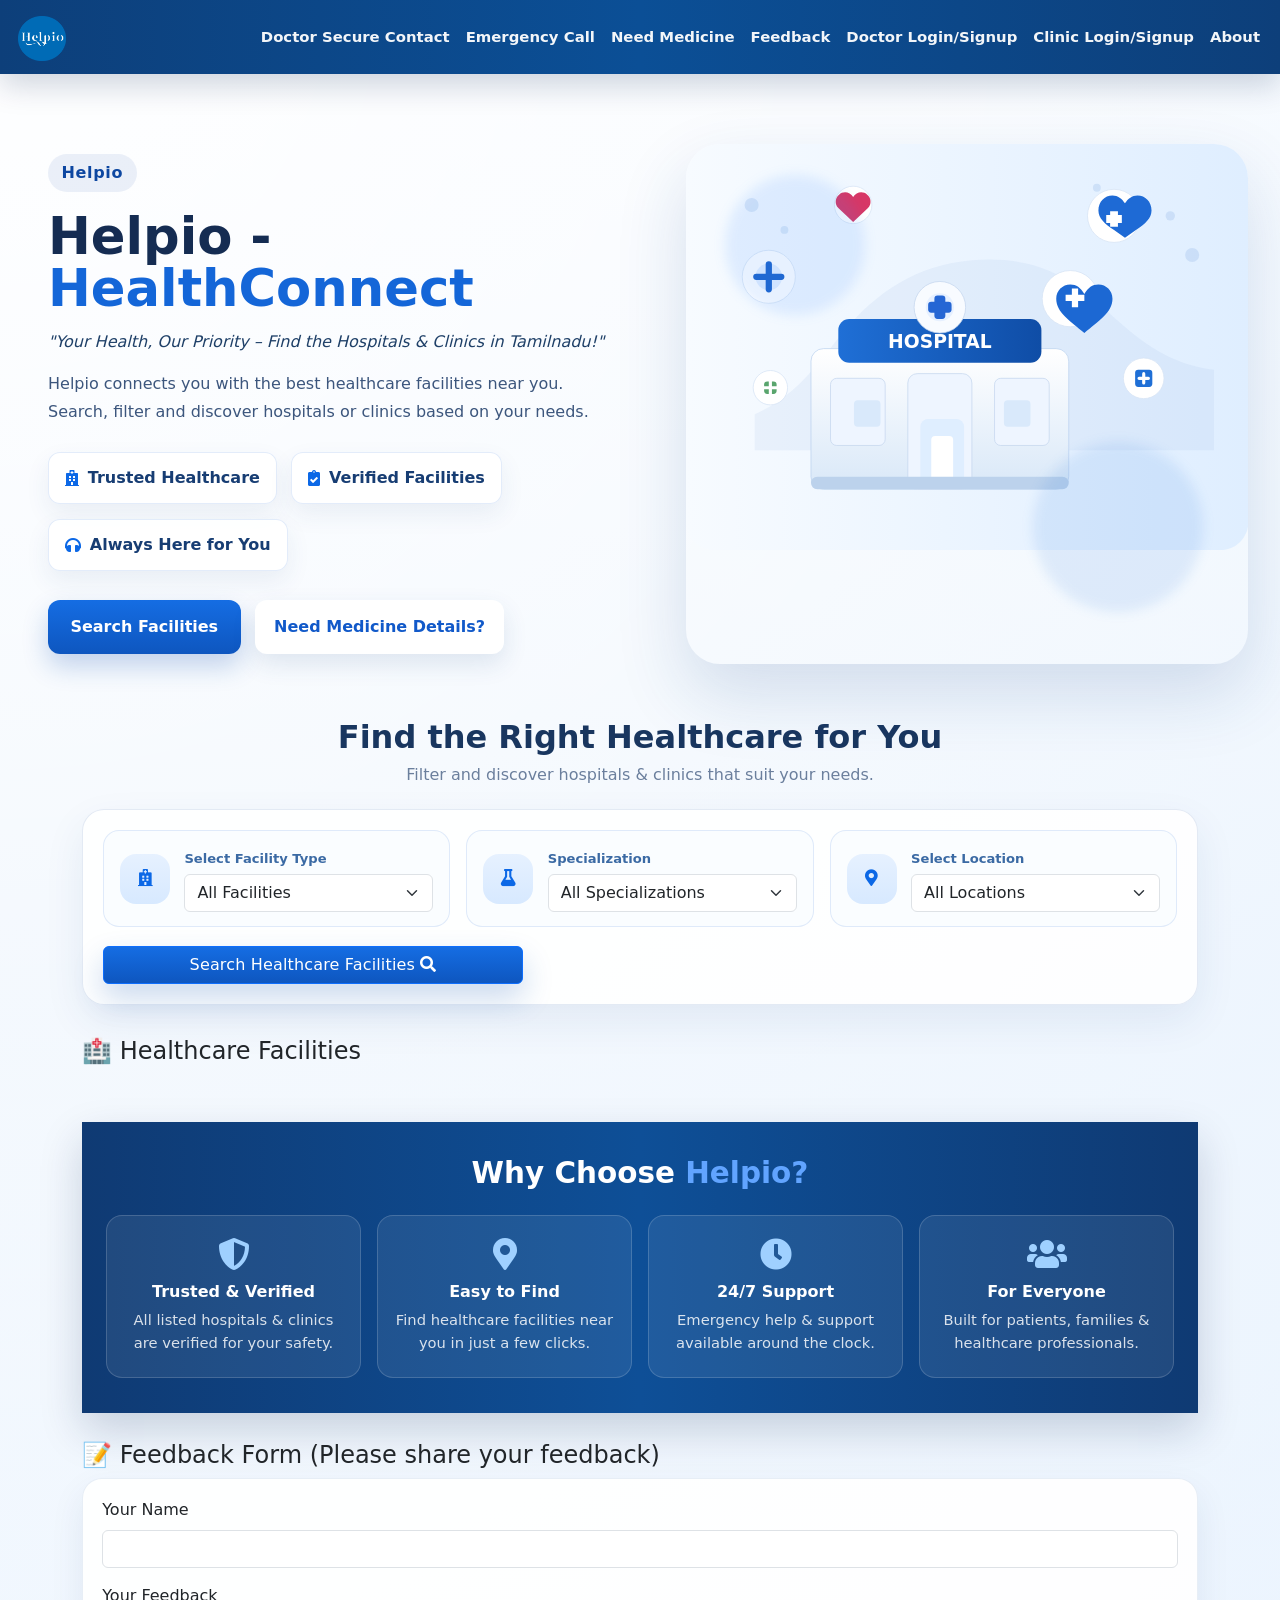
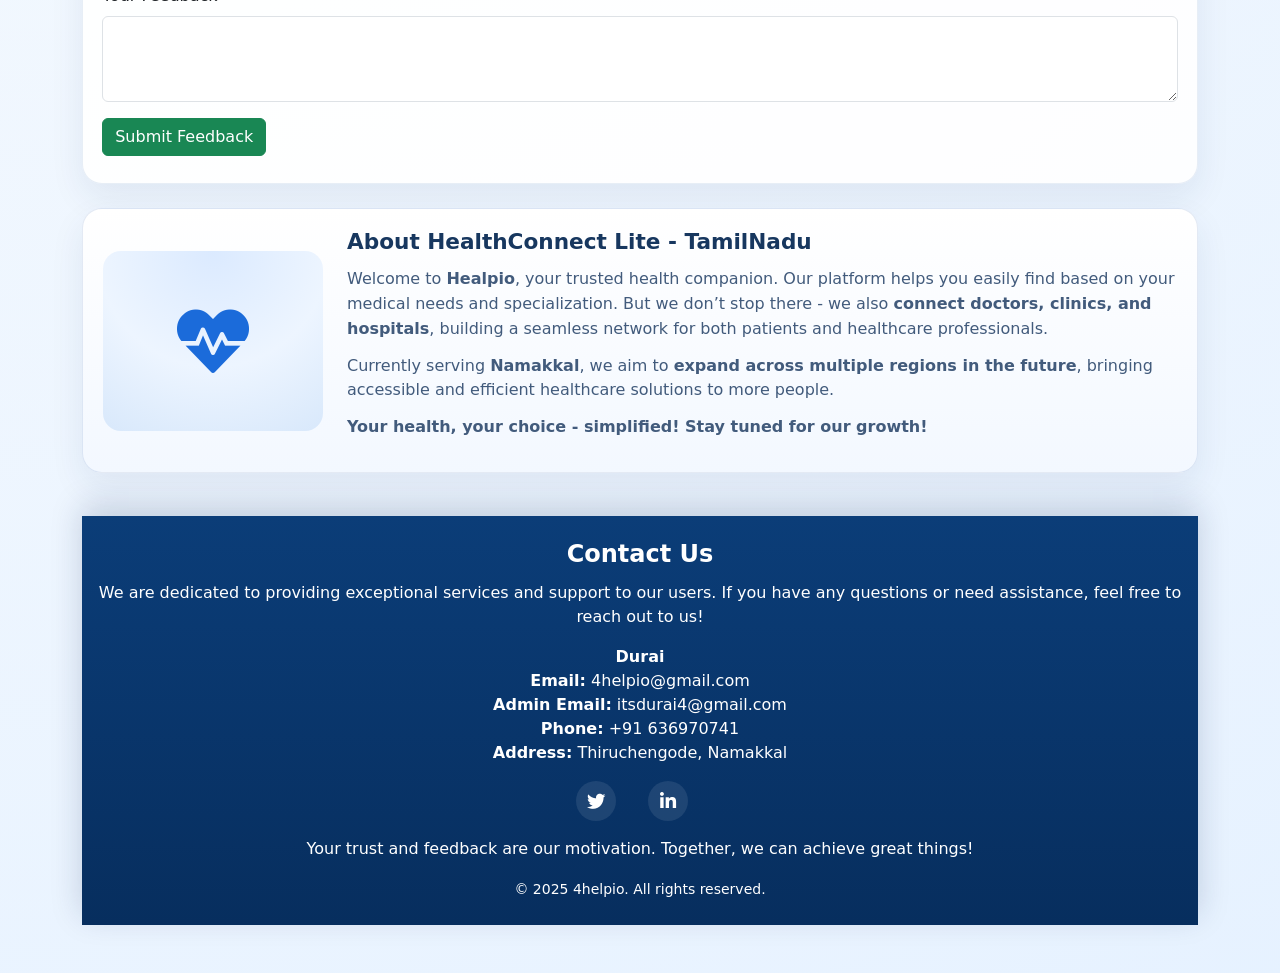
<file: index.html>
<!DOCTYPE html>
<html lang="en">
<head>
    <meta charset="UTF-8">
    <meta name="viewport" content="width=device-width, initial-scale=1.0">
    <title>Helpio - HealthConnect</title>
    <meta name="keywords" content="Your Health, Our Priority - Find the Hospitals & Clinics!">
    <meta name="author" content="DURAI">
    <link rel="stylesheet" href="helpio.css">
    <link href="https://cdn.jsdelivr.net/npm/bootstrap@5.3.0/dist/css/bootstrap.min.css" rel="stylesheet">
<link href="https://cdnjs.cloudflare.com/ajax/libs/font-awesome/5.15.3/css/all.min.css" rel="stylesheet">


    <script src="https://code.jquery.com/jquery-3.6.0.min.js"></script>
</head>
<body class="background">

   
    
    <nav class="navbar navbar-expand-lg navbar-custom">
        <div class="container-fluid">
            <a class="navbar-brand" href="#">
                <img src="logo.png" alt="Logo" width="60px" height="45px" class="d-inline-block align-text-top">
            </a>

            <button class="navbar-toggler" type="button" data-bs-toggle="collapse" data-bs-target="#navbarNavAltMarkup" 
                    aria-controls="navbarNavAltMarkup" aria-expanded="false" aria-label="Toggle navigation">
                <span class="navbar-toggler-icon"></span>
            </button>

        
            <div class="collapse navbar-collapse" id="navbarNavAltMarkup">
                <div class="navbar-nav ms-auto">
                    <a class="nav-link" href="contactform.html">Doctor Secure Contact</a>
                    <a class="nav-link" href="emergency.html">Emergency Call</a>
                    <a class="nav-link" href="medicinesearch.html">Need Medicine</a>
                    <a class="nav-link" href="#feedbackForm">Feedback</a>
                    <a class="nav-link" href="verificationfordoctor.html">Doctor Login/Signup</a>
                    <a class="nav-link" href="verifiationformedicalorclinic.html">Clinic Login/Signup</a>
                    <a class="nav-link" href="#about">About</a>
                </div>
            </div>
        </div>
    </nav>
   
    <main class="page-shell">
        <section class="hero-section">
            <div class="hero-copy">
                <div class="hero-brand">Helpio</div>
                <h1>Helpio - <span>HealthConnect</span></h1>
                <p class="hero-quote">"Your Health, Our Priority – Find the Hospitals & Clinics in Tamilnadu!"</p>
                <p class="hero-description">Helpio connects you with the best healthcare facilities near you. Search, filter and discover hospitals or clinics based on your needs.</p>
                <div class="hero-pills">
                    <div class="hero-pill"><i class="fas fa-hospital"></i><span>Trusted Healthcare</span></div>
                    <div class="hero-pill"><i class="fas fa-clipboard-check"></i><span>Verified Facilities</span></div>
                    <div class="hero-pill"><i class="fas fa-headphones"></i><span>Always Here for You</span></div>
                </div>
                <div class="hero-actions">
                    <a href="#filterForm" class="hero-primary">Search Facilities</a>
                    <button onclick="location.href='medicinedetails.html';" id="medicinedetails" class="hero-secondary">Need Medicine Details?</button>
                </div>
            </div>
            <div class="hero-visual" aria-hidden="true">
                <div class="hero-glow hero-glow-one"></div>
                <div class="hero-glow hero-glow-two"></div>
                <svg viewBox="0 0 720 520" role="img" aria-hidden="true">
                    <defs>
                        <linearGradient id="skyGrad" x1="0" x2="1">
                            <stop offset="0%" stop-color="#f7fbff" />
                            <stop offset="100%" stop-color="#dfeeff" />
                        </linearGradient>
                        <linearGradient id="buildingGrad" x1="0" x2="0" y1="0" y2="1">
                            <stop offset="0%" stop-color="#ffffff" />
                            <stop offset="100%" stop-color="#d9e8f8" />
                        </linearGradient>
                        <linearGradient id="roofGrad" x1="0" x2="1">
                            <stop offset="0%" stop-color="#1f6fd6" />
                            <stop offset="100%" stop-color="#0f4da6" />
                        </linearGradient>
                    </defs>
                    <rect x="0" y="0" width="720" height="520" rx="36" fill="url(#skyGrad)"/>
                    <g opacity="0.22" fill="#7aa5df">
                        <circle cx="84" cy="78" r="9"/>
                        <circle cx="126" cy="110" r="5"/>
                        <circle cx="620" cy="92" r="6"/>
                        <circle cx="648" cy="142" r="9"/>
                        <circle cx="526" cy="56" r="5"/>
                    </g>
                    <g opacity="0.14" fill="#9ebae4">
                        <path d="M88 346c64-28 92-84 128-122 48-50 102-76 173-76 87 0 124 44 175 88 37 32 74 49 112 53v103H88z"/>
                    </g>
                    <g transform="translate(160 176)">
                        <rect x="0" y="86" width="330" height="180" rx="16" fill="url(#buildingGrad)" stroke="#bfd5f0"/>
                        <rect x="35" y="48" width="260" height="56" rx="14" fill="url(#roofGrad)"/>
                        <text x="165" y="85" text-anchor="middle" font-size="24" font-weight="700" fill="#ffffff">HOSPITAL</text>
                        <rect x="124" y="118" width="82" height="148" rx="12" fill="#eef5ff" stroke="#c7d8ef"/>
                        <rect x="25" y="124" width="70" height="86" rx="8" fill="#eef5ff" stroke="#c7d8ef"/>
                        <rect x="235" y="124" width="70" height="86" rx="8" fill="#eef5ff" stroke="#c7d8ef"/>
                        <rect x="55" y="152" width="34" height="34" rx="5" fill="#d9e9fb"/>
                        <rect x="247" y="152" width="34" height="34" rx="5" fill="#d9e9fb"/>
                        <rect x="140" y="176" width="56" height="88" rx="10" fill="#dfeeff"/>
                        <rect x="154" y="198" width="28" height="66" rx="5" fill="#ffffff"/>
                        <rect x="0" y="250" width="330" height="16" rx="8" fill="#bcd2ec"/>
                        <rect x="132" y="0" width="66" height="66" rx="33" fill="#f8fbff" stroke="#c7d8ef"/>
                        <circle cx="165" cy="33" r="18" fill="#e6f0ff"/>
                        <rect x="158" y="18" width="14" height="30" rx="4" fill="#2566d4"/>
                        <rect x="150" y="26" width="30" height="14" rx="4" fill="#2566d4"/>
                    </g>
                    <g transform="translate(0 0)">
                        <circle cx="106" cy="170" r="34" fill="#ffffff" stroke="#d7e4f5"/>
                        <circle cx="106" cy="170" r="17" fill="#e4efff"/>
                        <path d="M106 154v32M90 170h32" stroke="#1c63cc" stroke-width="8" stroke-linecap="round"/>
                    </g>
                    <g transform="translate(548 92)">
                        <circle cx="0" cy="0" r="34" fill="#ffffff" stroke="#d7e4f5"/>
                        <path d="M0 18c-12-8-20-15-20-25 0-11 8-19 18-19 7 0 12 4 16 10 4-6 9-10 16-10 10 0 18 8 18 19 0 10-8 17-20 25l-14 10z" fill="#1e6ad5"/>
                        <path d="M-5 -6h10v5h5v10h-5v5h-10v-5h-5v-10h5z" fill="#ffffff"/>
                    </g>
                    <g transform="translate(492 198)">
                        <circle cx="0" cy="0" r="36" fill="#ffffff" stroke="#d7e4f5"/>
                        <path d="M-18 0c0-10 8-18 18-18 8 0 13 4 18 12 5-8 10-12 18-12 10 0 18 8 18 18 0 18-18 28-36 44-18-16-36-26-36-44z" fill="#1c68d3"/>
                        <path d="M-2 -5h4v-8h8v8h8v8h-8v8h-8v-8h-8v-8h4z" fill="#ffffff"/>
                    </g>
                    <g transform="translate(214 78)">
                        <circle cx="0" cy="0" r="24" fill="#ffffff" stroke="#d7e4f5"/>
                        <path d="M0-10c4-7 13-8 18-3 5 4 6 12 1 17l-19 18-19-18c-5-5-4-13 1-17 5-5 14-4 18 3z" fill="#d52d5e" opacity="0.95"/>
                    </g>
                    <g transform="translate(586 300)">
                        <circle cx="0" cy="0" r="26" fill="#ffffff" stroke="#d7e4f5"/>
                        <rect x="-11" y="-11" width="22" height="22" rx="4" fill="#1f6fd6"/>
                        <path d="M-6 0h12M0 -6v12" stroke="#ffffff" stroke-width="4" stroke-linecap="round"/>
                    </g>
                    <g transform="translate(108 312)">
                        <circle cx="0" cy="0" r="22" fill="#ffffff" stroke="#d7e4f5"/>
                        <rect x="-8" y="-8" width="16" height="16" rx="4" fill="#59a56d"/>
                        <path d="M0-11v22M-11 0h22" stroke="#ffffff" stroke-width="4" stroke-linecap="round"/>
                    </g>
                </svg>
            </div>
        </section>

    <div class="container">
        <section class="section-heading intro-heading">
            <h2>Find the Right Healthcare for You</h2>
            <p>Filter and discover hospitals & clinics that suit your needs.</p>
        </section>

        <!-- i applied Filter System -->
        <section class="filter-section">
        <form id="filterForm">
            <div class="filter-grid">
                <div class="filter-item">
                    <div class="filter-icon"><i class="fas fa-hospital"></i></div>
                    <div class="filter-field">
                        <label for="facilityType" class="form-label">Select Facility Type</label>
                        <select class="form-select" id="facilityType" aria-label="Select Facility Type">
                            <option value="all">All Facilities</option>
                            <option value="hospital">Hospitals</option>
                            <option value="clinic">Clinics</option>
                        </select>
                    </div>
                </div>
                <div class="filter-item">
                    <div class="filter-icon"><i class="fas fa-flask"></i></div>
                    <div class="filter-field">
                        <label for="specialization" class="form-label">Specialization</label>
                        <select class="form-select" id="specialization" aria-label="Select Specialization">
                            <option value="all">All Specializations</option>
                            <option value="general">General Physician(பொதுநல மருத்துவர்)</option>
                            <option value="gynecologist">Gynecologist(மகப்பேறு மருத்துவர் - பெண்களுக்கே வரும் நோய்க்கு மருத்துவம் பார்க்கும் மருத்துவர்)</option>
                            <option value="pediatrics">Pediatrics(குழந்தை மருத்துவம்)</option>
                            <option value="nursing-home">Nursing Home(மருத்துவ பராமரிப்பு மையம்)</option>
                            <option value="ophthalmology">Ophthalmology (Eye Care-கண் மருத்துவம்)</option>
                            <option value="dermatology">Dermatology (Skin Care-தோல் மருத்துவம்)</option>
                            <option value="orthopedics">Orthopedics (Bone & Joint Care-எலும்பு மற்றும் மூட்டுச் சிகிச்சை)</option>
                            <option value="cardiology">Cardiology (Heart Care-இதய சிகிச்சை)</option>
                            <option value="neurology">Neurology (Brain & Nervous System-மூளை மற்றும் நரம்பு அமைப்பு)</option>
                            <option value="ent">ENT (Ear, Nose, Throat-காது, மூக்கு, தொண்டை மருத்துவம்)</option>
                            <option value="dentistry">Dentistry(பல் மருத்துவம்)</option>
                            <option value="physiotherapy">Physiotherapy & Rehabilitation(உடலியல் மருத்துவம் மற்றும் மறுவாழ்வு சிகிச்சை)</option>
                            <option value="psychiatry">Psychiatry (Mental Health-மன நலம்)</option>
                            <option value="radiology">Radiology(கதிரியக்க மருத்துவம்)</option>
                            <option value="oncology">Oncology (Cancer Treatment-புற்றுநோய் சிகிச்சை)</option>
                            <option value="urology">Urology(மூத்திர மருத்துவம்)</option>
                            <option value="nephrology">Nephrology (Kidney Care-சிறுநீரக பராமரிப்பு)</option>
                            <option value="endocrinology">Endocrinology (Diabetes & Hormones-சர்க்கரை நோய் மற்றும் ஹார்மோன்கள்)</option>
                            <option value="gastroenterology">Gastroenterology (Digestive System-செரிமான அமைப்பு)</option>
                            <option value="pulmonology">Pulmonology (Lungs & Respiratory-நுரையீரல் மற்றும் சுவாச அமைப்பு)</option>
                            <option value="rheumatology">Rheumatology (Arthritis & Autoimmune Diseases-மூட்டுவலி மற்றும் தானியங்கித் தொற்றுநோய்கள்)</option>
                            <option value="vascular">Vascular Surgery(இரத்தக் கழிவு அறுவை சிகிச்சை)</option>
                            <option value="plastic_surgery">Plastic & Reconstructive Surgery(பிளாஸ்டிக் மற்றும் மறுசீரமைப்பு அறுவை சிகிச்சை)</option>
                            <option value="infectious_diseases">Infectious Diseases(தொற்றுநோய்)</option>
                        </select>
                    </div>
                </div>
                <div class="filter-item">
                    <div class="filter-icon"><i class="fas fa-map-marker-alt"></i></div>
                    <div class="filter-field">
                        <label for="location" class="form-label">Select Location</label>
                        <select class="form-select" id="location" aria-label="Select Location">
                            <option value="all">All Locations</option>
                            <option value="namakkal">Namakkal</option>
                            <option value="chengalpattu">Chengalpattu</option>
                            <option value="coimbatore">Coimbatore</option>
                            <option value="cuddalore">Cuddalore</option>
                            <option value="rasipuram">Rasipuram</option>
                            <option value="tiruchengode">Tiruchengode</option>
                            <option value="pallipalayam">Pallipalayam</option>
                            <option value="mohanur">Mohanur</option>
                            <option value="paramathi">Paramathi</option>
                            <option value="kabilarmalai">Kabilarmalai</option>
                            <option value="sendhamangalam">Sendhamangalam</option>
                            <option value="renganathapuram">Renganathapuram</option>
                            <option value="kavandapadi">Kavandapadi</option>
                            <option value="sengipatti">Sengipatti</option>
                            <option value="kattuputhur">Kattuputhur</option>
                            <option value="ariyalur">Ariyalur</option>
                            <option value="pachapalayam">Pachapalayam</option>
                            <option value="kottapalayam">Kottapalayam</option>
                            <option value="vellaiyur">Vellaiyur</option>
                            <option value="kalappanaickenpatti">Kalappanaickenpatti</option>
                            <option value="puduchatram">Puduchatram</option>
                            <option value="velur">Velur</option>
                            <option value="siddhamalli">Siddhamalli</option>
                            <option value="reddi-patti">Reddi Patti</option>
                            <option value="chennai">Chennai</option>
                        </select>
                    </div>
                </div>
            </div>
            <button type="submit" class="btn btn-primary search-healthcare-btn">Search Healthcare Facilities <i class="fas fa-search"></i></button>
            <div class="spinner mt-3" id="loadingSpinner">
                <div class="spinner-border text-primary" role="status">
                    <span class="visually-hidden">Loading...</span>
                </div>
            </div>
        </form>
        </section>

        <!-- Healthcare Facilities List -->
        <h4 class="mt-4">🏥 Healthcare Facilities</h4>
        <div id="facilityList" class="row">
            <!-- Healthcare Facility Cards -->

            <div class="col-md-4 facility hospital general namakkal">
                <div class="card">
                    <div class="card-body">
                        <h5 class="card-title">Namakkal Government Hospital</h5>
                        <p class="card-text"><strong>Location:</strong> Namakkal</p>
                        <p class="card-text"><strong>Specialization:</strong> General Physician</p>
                        <p class="card-text"><strong>Timings:</strong> 24/7</p>
                        <a href="https://www.google.com/maps?q=Namakkal+Government+Hospital" target="_blank" class="btn btn-map">View on Map</a>
                        <a href="https://tnhealth.tn.gov.in/" target="_blank" class="btn btn-appointment">Visit Website</a>
                    </div>
                </div>
            </div>
            <div class="col-md-4 facility hospital multispecialty namakkal">
                <div class="card">
                    <div class="card-body">
                        <h5 class="card-title">M.M. Hospital</h5>
                        <p class="card-text"><strong>Location:</strong> Namakkal</p>
                        <p class="card-text"><strong>Specialization:</strong> Multispecialty</p>
                        <p class="card-text"><strong>Timings:</strong> 24/7</p>
                        <a href="https://www.google.com/maps?q=M.M+Hospital+Namakkal" target="_blank" class="btn btn-map">View on Map</a>
                        <a href="https://mmhospitalnamakkal.com/" target="_blank" class="btn btn-appointment">Visit Website</a>
                    </div>
                </div>
            </div>
        <!-- Thiruengode-->
<div class="col-md-4 facility hospital general tiruchengode">
    <div class="card">
        <div class="card-body">
            <h5 class="card-title">Tiruchengode Government Hospital</h5>
            <p class="card-text"><strong>Location:</strong> Tiruchengode</p>
            <p class="card-text"><strong>Specialization:</strong> General Medicine</p>
            <p class="card-text"><strong>Timings:</strong> 24/7</p>
            <a href="https://www.google.com/maps?q=Tiruchengode+Government+Hospital" target="_blank" class="btn btn-map">View on Map</a>
            <a href="https://www.cmchistn.com/specPopup.php?id=24828&module=m" target="_blank" class="btn btn-appointment">Visit Website</a>
        </div>
    </div>
</div>

<div class="col-md-4 facility hospital general tiruchengode">
    <div class="card">
        <div class="card-body">
            <h5 class="card-title">Krishna Hospital</h5>
            <p class="card-text"><strong>Location:</strong> Tiruchengode</p>
            <p class="card-text"><strong>Specialization:</strong> Multi-Specialty</p>
            <p class="card-text"><strong>Timings:</strong> 24/7</p>
            <a href="https://www.google.com/maps?q=Krishna+Hospital+Tiruchengode" target="_blank" class="btn btn-map">View on Map</a>
            <a href="#" target="_blank" class="btn btn-appointment">Visit Website</a>
        </div>
    </div>
</div>
<!-- orthopedics hospitals in namakkal -->
<div class="col-md-4 facility hospital orthopedics namakkal">
    <div class="card">
        <div class="card-body">
            <h5 class="card-title">CM Speciality Hospital</h5>
            <p class="card-text"><strong>Location:</strong> Plot B 3, Mohanur – Namakkal Road, Co-operative Colony Road, Gandhi Nagar, Namakkal, Tamil Nadu - 637001</p>
            <p class="card-text"><strong>Specialization:</strong> Orthopedics</p>
            <p class="card-text"><strong>Timings:</strong> Contact hospital for timings</p>
            <a href="https://www.google.com/maps?q=CM+Speciality+Hospital+Namakkal" target="_blank" class="btn btn-map">View on Map</a>
            <a href="https://cmsh.in/" target="_blank" class="btn btn-appointment">Visit Website</a>
        </div>
    </div>
</div>
<div class="col-md-4 facility hospital orthopedics namakkal">
    <div class="card">
        <div class="card-body">
            <h5 class="card-title">Thangam Hospital</h5>
            <p class="card-text"><strong>Location:</strong> Namakkal, Tamil Nadu</p>
            <p class="card-text"><strong>Specialization:</strong> Orthopedics</p>
            <p class="card-text"><strong>Timings:</strong> Contact hospital for timings</p>
            <a href="https://www.google.com/maps?q=Thangam+Hospital+Namakkal" target="_blank" class="btn btn-map">View on Map</a>
            <a href="https://thangamcancercenter.com/speciality/orthopedics/" target="_blank" class="btn btn-appointment">Visit Website</a>
        </div>
    </div>
</div>
<div class="col-md-4 facility hospital orthopedics namakkal">
    <div class="card">
        <div class="card-body">
            <h5 class="card-title">Arvinth Ortho Hospital</h5>
            <p class="card-text"><strong>Location:</strong> Namakkal, Tamil Nadu</p>
            <p class="card-text"><strong>Specialization:</strong> Orthopedics</p>
            <p class="card-text"><strong>Timings:</strong> Contact hospital for timings</p>
            <a href="https://www.google.com/maps?q=Arvinth+Ortho+Hospital+Namakkal" target="_blank" class="btn btn-map">View on Map</a>
        </div>
    </div>
</div>
<div class="col-md-4 facility hospital orthopedics namakkal">
    <div class="card">
        <div class="card-body">
            <h5 class="card-title">Raghavendra Hospital</h5>
            <p class="card-text"><strong>Location:</strong> Opp. State Bank Of India, 30a, Dr. Sankaran Road, Namakkal, Tamil Nadu - 637001</p>
            <p class="card-text"><strong>Specialization:</strong> Orthopedics</p>
            <p class="card-text"><strong>Timings:</strong> Contact hospital for timings</p>
            <a href="https://www.google.com/maps?q=Raghavendra+Hospital+Namakkal" target="_blank" class="btn btn-map">View on Map</a>
        </div>
    </div>
</div>
<div class="col-md-4 facility hospital orthopedics namakkal">
    <div class="card">
        <div class="card-body">
            <h5 class="card-title">Maruthi Hospital</h5>
            <p class="card-text"><strong>Location:</strong> No 743 E, Near District SP Office, Salem Road, Namakkal Ho, Namakkal, Tamil Nadu - 637001</p>
            <p class="card-text"><strong>Specialization:</strong> Orthopedics</p>
            <p class="card-text"><strong>Timings:</strong> Contact hospital for timings</p>
            <a href="https://www.google.com/maps?q=Maruthi+Hospital+Namakkal" target="_blank" class="btn btn-map">View on Map</a>
        </div>
    </div>
</div>
<div class="col-md-4 facility hospital orthopedics tiruchengode">
    <div class="card">
        <div class="card-body">
            <h5 class="card-title">Vivekanandha Medical Care Hospital</h5>
            <p class="card-text"><strong>Location:</strong> Elayampalayam, Tiruchengode, Namakkal, Tamil Nadu - 637205</p>
            <p class="card-text"><strong>Specialization:</strong> Orthopedics</p>
            <p class="card-text"><strong>Timings:</strong> Contact hospital for timings</p>
            <a href="https://www.google.com/maps?q=Vivekanandha+Medical+Care+Hospital+Tiruchengode" target="_blank" class="btn btn-map">View on Map</a>
        </div>
    </div>
</div>
<!-- cardiology hospitals in namakkal -->
<div class="col-md-4 facility hospital cardiology namakkal">
    <div class="card">
        <div class="card-body">
            <h5 class="card-title">MM Hospital</h5>
            <p class="card-text"><strong>Location:</strong> 6/288, Trichy Main Road, Andavar Nagar, Namakkal, Tamil Nadu - 637001</p>
            <p class="card-text"><strong>Specialization:</strong> Cardiology & Cath Lab Services</p>
            <p class="card-text"><strong>Timings:</strong> Contact hospital for timings</p>
            <a href="https://www.google.com/maps?q=MM+Hospital+Namakkal" target="_blank" class="btn btn-map">View on Map</a>
            <a href="https://mmhospitalnamakkal.com/cardiac-treatment-in-namakkal/" target="_blank" class="btn btn-appointment">Visit Website</a>
        </div>
    </div>
</div>
<div class="col-md-4 facility hospital cardiology elayampalayam">
    <div class="card">
        <div class="card-body">
            <h5 class="card-title">Vivekanandha Medical Care Hospital</h5>
            <p class="card-text"><strong>Location:</strong> Elayampalayam, Tiruchengode, Namakkal, Tamil Nadu - 637205</p>
            <p class="card-text"><strong>Specialization:</strong> Cardiology & Cardiothoracic Surgery</p>
            <p class="card-text"><strong>Timings:</strong> Contact hospital for timings</p>
            <a href="https://www.google.com/maps?q=Vivekanandha+Medical+Care+Hospital+Elayampalayam" target="_blank" class="btn btn-map">View on Map</a>
            <a href="https://vivekanandha.hospital/department/cardiology/" target="_blank" class="btn btn-appointment">Visit Website</a>
        </div>
    </div>
</div>
<div class="col-md-4 facility hospital cardiology namakkal">
    <div class="card">
        <div class="card-body">
            <h5 class="card-title">Shanmuga Heart Centre</h5>
            <p class="card-text"><strong>Location:</strong> 104, Kottai Road, Thillaipuram, Namakkal, Tamil Nadu - 637001</p>
            <p class="card-text"><strong>Specialization:</strong> Cardiology</p>
            <p class="card-text"><strong>Timings:</strong> Contact hospital for timings</p>
            <a href="https://www.google.com/maps?q=Shanmuga+Heart+Centre+Namakkal" target="_blank" class="btn btn-map">View on Map</a>
        </div>
    </div>
</div>
<div class="col-md-4 facility hospital cardiology namakkal">
    <div class="card">
        <div class="card-body">
            <h5 class="card-title">Shanthi Multi Speciality Hospital</h5>
            <p class="card-text"><strong>Location:</strong> Namakkal, Tamil Nadu</p>
            <p class="card-text"><strong>Specialization:</strong> Cardiology</p>
            <p class="card-text"><strong>Timings:</strong> Contact hospital for timings</p>
            <a href="https://www.google.com/maps?q=Shanthi+Multi+Speciality+Hospital+Namakkal" target="_blank" class="btn btn-map">View on Map</a>
        </div>
    </div>
</div>
<!-- neurology hospitals in namakkal -->

<div class="col-md-4 facility hospital neurology namakkal">
    <div class="card">
        <div class="card-body">
            <h5 class="card-title">MM Hospital</h5>
            <p class="card-text"><strong>Location:</strong> 6/288, Trichy Main Road, Andavar Nagar, Namakkal, Tamil Nadu - 637001</p>
            <p class="card-text"><strong>Specialization:</strong> Neurology</p>
            <p class="card-text"><strong>Timings:</strong> Contact hospital for timings</p>
            <a href="https://www.google.com/maps?q=MM+Hospital+Namakkal" target="_blank" class="btn btn-map">View on Map</a>
            <a href="https://mmhospitalnamakkal.com/neurology-stroke-treatment-namakkal/" target="_blank" class="btn btn-appointment">Visit Website</a>
        </div>
    </div>
</div>
<div class="col-md-4 facility hospital neurology elayampalayam">
    <div class="card">
        <div class="card-body">
            <h5 class="card-title">Vivekanandha Medical Care Hospital</h5>
            <p class="card-text"><strong>Location:</strong> Elayampalayam, Tiruchengode, Namakkal, Tamil Nadu - 637205</p>
            <p class="card-text"><strong>Specialization:</strong> Neurology</p>
            <p class="card-text"><strong>Timings:</strong> Contact hospital for timings</p>
            <a href="https://www.google.com/maps?q=Vivekanandha+Medical+Care+Hospital+Elayampalayam" target="_blank" class="btn btn-map">View on Map</a>
        </div>
    </div>
</div>
<div class="col-md-4 facility hospital neurology namakkal">
    <div class="card">
        <div class="card-body">
            <h5 class="card-title">Raghavendra Hospital</h5>
            <p class="card-text"><strong>Location:</strong> Opp. State Bank Of India, 30a, Dr. Sankaran Road, Namakkal, Tamil Nadu - 637001</p>
            <p class="card-text"><strong>Specialization:</strong> Neurology</p>
            <p class="card-text"><strong>Timings:</strong> Contact hospital for timings</p>
            <a href="https://www.google.com/maps?q=Raghavendra+Hospital+Namakkal" target="_blank" class="btn btn-map">View on Map</a>
        </div>
    </div>
</div>
<div class="col-md-4 facility hospital neurology namakkal">
    <div class="card">
        <div class="card-body">
            <h5 class="card-title">Centre for Neurology and Mental Health</h5>
            <p class="card-text"><strong>Location:</strong> 11/3, Dr. Sankaran Street (near State Bank main branch), Trichy Road, Namakkal, Tamil Nadu - 637001</p>
            <p class="card-text"><strong>Specialization:</strong> Neurology and Mental Health</p>
            <p class="card-text"><strong>Timings:</strong> Contact hospital for timings</p>
            <a href="https://www.google.com/maps?q=Centre+for+Neurology+and+Mental+Health+Namakkal" target="_blank" class="btn btn-map">View on Map</a>
        </div>
    </div>
</div>
<div class="col-md-4 facility hospital neurology namakkal">
    <div class="card">
        <div class="card-body">
            <h5 class="card-title">Thangam Cancer Center</h5>
            <p class="card-text"><strong>Location:</strong> Namakkal, Tamil Nadu</p>
            <p class="card-text"><strong>Specialization:</strong> Neurology Services for Cancer Patients</p>
            <p class="card-text"><strong>Timings:</strong> Contact hospital for timings</p>
            <a href="https://www.google.com/maps?q=Thangam+Cancer+Center+Namakkal" target="_blank" class="btn btn-map">View on Map</a>
            <a href="https://thangamcancercenter.com/speciality/neurology/" target="_blank" class="btn btn-appointment">Visit Website</a>
        </div>
    </div>
</div>
<!-- ENT hospitals in namakal -->
<div class="col-md-4 facility hospital ent namakkal">
    <div class="card">
        <div class="card-body">
            <h5 class="card-title">Manonmani ENT Hospital</h5>
            <p class="card-text"><strong>Location:</strong> Namakkal, Tamil Nadu - 637001</p>
            <p class="card-text"><strong>Specialization:</strong> Ear, Nose, and Throat (ENT)</p>
            <p class="card-text"><strong>Timings:</strong> Contact hospital for timings</p>
            <a href="https://www.google.com/maps?q=Manonmani+ENT+Hospital+Namakkal" target="_blank" class="btn btn-map">View on Map</a>
        </div>
    </div>
</div>
<div class="col-md-4 facility hospital ent namakkal">
    <div class="card">
        <div class="card-body">
            <h5 class="card-title">Thangam Cancer Center</h5>
            <p class="card-text"><strong>Location:</strong> Namakkal, Tamil Nadu</p>
            <p class="card-text"><strong>Specialization:</strong> ENT Oncology</p>
            <p class="card-text"><strong>Timings:</strong> Contact hospital for timings</p>
            <a href="https://www.google.com/maps?q=Thangam+Cancer+Center+Namakkal" target="_blank" class="btn btn-map">View on Map</a>
            <a href="https://thangamcancercenter.com/doctors/dr-ramesh-kumar-ms-ent/" target="_blank" class="btn btn-appointment">Visit Website</a>
        </div>
    </div>
</div>
<div class="col-md-4 facility hospital ent namakkal">
    <div class="card">
        <div class="card-body">
            <h5 class="card-title">Kamalam Hospital</h5>
            <p class="card-text"><strong>Location:</strong> Komarapalayam, Namakkal, Tamil Nadu</p>
            <p class="card-text"><strong>Specialization:</strong> ENT</p>
            <p class="card-text"><strong>Timings:</strong> Open Today 10:00 AM - 2:30 PM</p>
            <a href="https://www.google.com/maps?q=Kamalam+Hospital+Komarapalayam" target="_blank" class="btn btn-map">View on Map</a>
        </div>
    </div>
</div>
<!-- dentistry hospitals in namakal -->
<div class="col-md-4 facility hospital dentistry namakkal">
    <div class="card">
        <div class="card-body">
            <h5 class="card-title">Thangam Dental Cares Clinic</h5>
            <p class="card-text"><strong>Location:</strong> Velur, Namakkal, Tamil Nadu</p>
            <p class="card-text"><strong>Specialization:</strong> Dentistry</p>
            <p class="card-text"><strong>Timings:</strong> Open Today 9:30 AM - 3:00 PM</p>
            <a href="https://www.google.com/maps?q=Thangam+Dental+Cares+Clinic+Velur" target="_blank" class="btn btn-map">View on Map</a>
        </div>
    </div>
</div>
<div class="col-md-4 facility hospital dentistry namakkal">
    <div class="card">
        <div class="card-body">
            <h5 class="card-title">RR Dental Clinic</h5>
            <p class="card-text"><strong>Location:</strong> Kalappanaickenpatti, Namakkal, Tamil Nadu</p>
            <p class="card-text"><strong>Specialization:</strong> Dentistry</p>
            <p class="card-text"><strong>Timings:</strong> Open 24x7</p>
            <a href="https://www.google.com/maps?q=RR+Dental+Clinic+Kalappanaickenpatti" target="_blank" class="btn btn-map">View on Map</a>
        </div>
    </div>
</div>
<div class="col-md-4 facility hospital dentistry namakkal">
    <div class="card">
        <div class="card-body">
            <h5 class="card-title">Nalam Dental Care</h5>
            <p class="card-text"><strong>Location:</strong> Namakkal Fort, Namakkal, Tamil Nadu</p>
            <p class="card-text"><strong>Specialization:</strong> Dentistry</p>
            <p class="card-text"><strong>Timings:</strong> Contact clinic for timings</p>
            <a href="https://www.google.com/maps?q=Nalam+Dental+Care+Namakkal+Fort" target="_blank" class="btn btn-map">View on Map</a>
        </div>
    </div>
</div>
<div class="col-md-4 facility hospital dentistry namakkal">
    <div class="card">
        <div class="card-body">
            <h5 class="card-title">Dhana Dental Clinic</h5>
            <p class="card-text"><strong>Location:</strong> Elachipalayam, Namakkal, Tamil Nadu</p>
            <p class="card-text"><strong>Specialization:</strong> Dentistry</p>
            <p class="card-text"><strong>Timings:</strong> Contact clinic for timings</p>
            <a href="https://www.google.com/maps?q=Dhana+Dental+Clinic+Elachipalayam" target="_blank" class="btn btn-map">View on Map</a>
        </div>
    </div>
</div>
<div class="col-md-4 facility hospital dentistry namakkal">
    <div class="card">
        <div class="card-body">
            <h5 class="card-title">Amriya Shri Dental Clinic</h5>
            <p class="card-text"><strong>Location:</strong> N.Kosavampatti, Namakkal, Tamil Nadu</p>
            <p class="card-text"><strong>Specialization:</strong> Dentistry</p>
            <p class="card-text"><strong>Timings:</strong> Contact clinic for timings</p>
            <a href="https://www.google.com/maps?q=Amriya+Shri+Dental+Clinic+N.Kosavampatti" target="_blank" class="btn btn-map">View on Map</a>
        </div>
    </div>
</div>
<div class="col-md-4 facility hospital dentistry namakkal">
    <div class="card">
        <div class="card-body">
            <h5 class="card-title">Vignesh Dental Clinic</h5>
            <p class="card-text"><strong>Location:</strong> 157/3, NP Complex, Salem Road Corner, Namakkal, Tamil Nadu - 637001</p>
            <p class="card-text"><strong>Specialization:</strong> Dentistry</p>
            <p class="card-text"><strong>Timings:</strong> Contact clinic for timings</p>
            <a href="https://www.google.com/maps?q=Vignesh+Dental+Clinic+Namakkal" target="_blank" class="btn btn-map">View on Map</a>
        </div>
    </div>
</div>


            
<div class="col-md-4 facility hospital multispecialty tiruchengode">
    <div class="card">
        <div class="card-body">
            <h5 class="card-title">Soorya Multispecialty Hospital</h5>
            <p class="card-text"><strong>Location:</strong> Tiruchengode</p>
            <p class="card-text"><strong>Specialization:</strong> Multispecialty</p>
            <p class="card-text"><strong>Timings:</strong> 24/7</p>
            <a href="https://www.google.com/maps?q=Soorya+Multispecialty+Hospital+Tiruchengode" target="_blank" class="btn btn-map">View on Map</a>
            <a href="#" target="_blank" class="btn btn-appointment">Visit Website</a>
        </div>
    </div>
</div>

<div class="col-md-4 facility hospital multispecialty tiruchengode">
    <div class="card">
        <div class="card-body">
            <h5 class="card-title">Tirukumaran Hospitals</h5>
            <p class="card-text"><strong>Location:</strong> Tiruchengode</p>
            <p class="card-text"><strong>Specialization:</strong> Multispecialty</p>
            <p class="card-text"><strong>Timings:</strong> 24/7</p>
            <a href="https://www.google.com/maps?q=Tirukumaran+Hospitals+Tiruchengode" target="_blank" class="btn btn-map">View on Map</a>
            <a href="#" target="_blank" class="btn btn-appointment">Visit Website</a>
        </div>
    </div>
</div>

<div class="col-md-4 facility hospital general tiruchengode">
    <div class="card">
        <div class="card-body">
            <h5 class="card-title">Visakan Medical Centre</h5>
            <p class="card-text"><strong>Location:</strong> Tiruchengode</p>
            <p class="card-text"><strong>Specialization:</strong> General Medicine</p>
            <p class="card-text"><strong>Timings:</strong> 24/7</p>
            <a href="https://www.google.com/maps?q=Visakan+Medical+Centre+Tiruchengode" target="_blank" class="btn btn-map">View on Map</a>
            <a href="#" target="_blank" class="btn btn-appointment">Visit Website</a>
        </div>
    </div>
</div>
<div class="col-md-4 facility hospital gynecology namakkal">
    <div class="card">
        <div class="card-body">
            <h5 class="card-title">MM Hospital</h5>
            <p class="card-text"><strong>Location:</strong> Namakkal</p>
            <p class="card-text"><strong>Specialization:</strong> Obstetrics & Gynecology</p>
            <p class="card-text"><strong>Timings:</strong> 24/7</p>
            <a href="https://www.google.com/maps?q=MM+Hospital+Namakkal" target="_blank" class="btn btn-map">View on Map</a>
            <a href="https://mmhospitalnamakkal.com/" target="_blank" class="btn btn-appointment">Visit Website</a>
        </div>
    </div>
</div>

<div class="col-md-4 facility hospital gynecology namakkal">
    <div class="card">
        <div class="card-body">
            <h5 class="card-title">Sigaram Hospital</h5>
            <p class="card-text"><strong>Location:</strong> Anbu Nagar-2, Namakkal</p>
            <p class="card-text"><strong>Specialization:</strong> Obstetrics & Gynecology</p>
            <p class="card-text"><strong>Timings:</strong> 24/7</p>
            <a href="https://www.google.com/maps?q=Sigaram+Hospital+Namakkal" target="_blank" class="btn btn-map">View on Map</a>
            <a href="https://www.instagram.com/dr.ramya_gynaecologist/" target="_blank" class="btn btn-appointment">Visit Website</a>
        </div>
    </div>
</div>

<div class="col-md-4 facility hospital gynecology namakkal">
    <div class="card">
        <div class="card-body">
            <h5 class="card-title">Sri Karunyaa Hospital</h5>
            <p class="card-text"><strong>Location:</strong> Namakkal</p>
            <p class="card-text"><strong>Specialization:</strong> Obstetrics & Gynecology</p>
            <p class="card-text"><strong>Timings:</strong> 24/7</p>
            <a href="https://www.google.com/maps?q=Sri+Karunyaa+Hospital+Namakkal" target="_blank" class="btn btn-map">View on Map</a>
        </div>
    </div>
</div>

<div class="col-md-4 facility hospital gynecology namakkal">
    <div class="card">
        <div class="card-body">
            <h5 class="card-title">Santhi Hospital</h5>
            <p class="card-text"><strong>Location:</strong> Namakkal</p>
            <p class="card-text"><strong>Specialization:</strong> Obstetrics & Gynecology</p>
            <p class="card-text"><strong>Timings:</strong> 24/7</p>
            <a href="https://www.google.com/maps?q=Santhi+Hospital+Namakkal" target="_blank" class="btn btn-map">View on Map</a>
        </div>
    </div>
</div>

<div class="col-md-4 facility hospital gynecology namakkal">
    <div class="card">
        <div class="card-body">
            <h5 class="card-title">Shree Akhshaya Hospital</h5>
            <p class="card-text"><strong>Location:</strong> Pudur, Namakkal</p>
            <p class="card-text"><strong>Specialization:</strong> Obstetrics & Gynecology</p>
            <p class="card-text"><strong>Timings:</strong> 24/7</p>
            <a href="https://www.google.com/maps?q=Shree+Akhshaya+Hospital+Namakkal" target="_blank" class="btn btn-map">View on Map</a>
        </div>
    </div>
</div>

<div class="col-md-4 facility hospital gynecology namakkal">
    <div class="card">
        <div class="card-body">
            <h5 class="card-title">Dr. Manimegalai's Clinic</h5>
            <p class="card-text"><strong>Location:</strong> Namakkal</p>
            <p class="card-text"><strong>Specialization:</strong> Obstetrics & Gynecology</p>
            <p class="card-text"><strong>Timings:</strong> 9 AM - 5 PM</p>
            <a href="https://www.google.com/maps?q=Dr.+Manimegalai's+Clinic+Namakkal" target="_blank" class="btn btn-map">View on Map</a>
        </div>
    </div>
</div>
<div class="col-md-4 facility hospital gynecology namakkal">
    <div class="card">
        <div class="card-body">
            <h5 class="card-title">Thangam Hospital</h5>
            <p class="card-text"><strong>Location:</strong> Namakkal</p>
            <p class="card-text"><strong>Specialization:</strong> Obstetrics & Gynecology</p>
            <p class="card-text"><strong>Timings:</strong> 24/7</p>
            <a href="https://www.google.com/maps?q=Thangam+Hospital+Namakkal" target="_blank" class="btn btn-map">View on Map</a>
            <a href="https://thangamcancercenter.com/speciality/obestetrics-gynaecology/" target="_blank" class="btn btn-appointment">Visit Website</a>
        </div>
    </div>
</div>
<div class="col-md-4 facility hospital pediatric namakkal">
    <div class="card">
        <div class="card-body">
            <h5 class="card-title">Shree Akhshaya Hospital</h5>
            <p class="card-text"><strong>Location:</strong> Pudur, Namakkal</p>
            <p class="card-text"><strong>Specialization:</strong> Pediatrics</p>
            <p class="card-text"><strong>Timings:</strong> 24/7</p>
            <a href="https://www.google.com/maps?q=Shree+Akhshaya+Hospital+Namakkal" target="_blank" class="btn btn-map">View on Map</a>
            <a href="#" target="_blank" class="btn btn-appointment">Visit Website</a>
        </div>
    </div>
</div>

<div class="col-md-4 facility hospital pediatric namakkal">
    <div class="card">
        <div class="card-body">
            <h5 class="card-title">Sabari Children's Hospital</h5>
            <p class="card-text"><strong>Location:</strong> K K Nagar, Namakkal</p>
            <p class="card-text"><strong>Specialization:</strong> Pediatrics</p>
            <p class="card-text"><strong>Timings:</strong> 24/7</p>
            <a href="https://www.google.com/maps?q=Sabari+Children's+Hospital+Namakkal" target="_blank" class="btn btn-map">View on Map</a>
            <a href="#" target="_blank" class="btn btn-appointment">Visit Website</a>
        </div>
    </div>
</div>

<div class="col-md-4 facility hospital pediatric namakkal">
    <div class="card">
        <div class="card-body">
            <h5 class="card-title">Rajendran Children Hospital</h5>
            <p class="card-text"><strong>Location:</strong> Kamraj Nagar, Namakkal</p>
            <p class="card-text"><strong>Specialization:</strong> Pediatrics</p>
            <p class="card-text"><strong>Timings:</strong> Mon-Sat 08:30-14:00; 17:30-00:00</p>
            <a href="https://www.google.com/maps?q=Rajendran+Children+Hospital+Namakkal" target="_blank" class="btn btn-map">View on Map</a>
            <a href="#" target="_blank" class="btn btn-appointment">Visit Website</a>
        </div>
    </div>
</div>

<div class="col-md-4 facility hospital pediatric namakkal">
    <div class="card">
        <div class="card-body">
            <h5 class="card-title">Senthilkumaran Children Hospital</h5>
            <p class="card-text"><strong>Location:</strong> Ganeshapuram, Namakkal</p>
            <p class="card-text"><strong>Specialization:</strong> Pediatrics</p>
            <p class="card-text"><strong>Timings:</strong> Contact hospital for timings</p>
            <a href="https://www.google.com/maps?q=Senthilkumaran+Children+Hospital+Namakkal" target="_blank" class="btn btn-map">View on Map</a>
            <a href="#" target="_blank" class="btn btn-appointment">Visit Website</a>
        </div>
    </div>
</div>

<div class="col-md-4 facility hospital pediatric namakkal">
    <div class="card">
        <div class="card-body">
            <h5 class="card-title">SHRI RAM HOSPITAL</h5>
            <p class="card-text"><strong>Location:</strong> Namakkal Fort, Namakkal</p>
            <p class="card-text"><strong>Specialization:</strong> Pediatrics</p>
            <p class="card-text"><strong>Timings:</strong> Open Today</p>
            <a href="https://www.google.com/maps?q=SHRI+RAM+HOSPITAL+Namakkal" target="_blank" class="btn btn-map">View on Map</a>
            <a href="#" target="_blank" class="btn btn-appointment">Visit Website</a>
        </div>
    </div>
</div>

<div class="col-md-4 facility hospital pediatric namakkal">
    <div class="card">
        <div class="card-body">
            <h5 class="card-title">Kidz Care</h5>
            <p class="card-text"><strong>Location:</strong> Namakkal</p>
            <p class="card-text"><strong>Specialization:</strong> Pediatrics</p>
            <p class="card-text"><strong>Timings:</strong> Contact clinic for timings</p>
            <a href="https://www.google.com/maps?q=Kidz+Care+Namakkal" target="_blank" class="btn btn-map">View on Map</a>
            <a href="#" target="_blank" class="btn btn-appointment">Visit Website</a>
        </div>
    </div>
</div>
<div class="col-md-4 facility hospital pediatric namakkal">
    <div class="card">
        <div class="card-body">
            <h5 class="card-title">K.V. Clinic</h5>
            <p class="card-text"><strong>Location:</strong> Namakkal</p>
            <p class="card-text"><strong>Specialization:</strong> Pediatrics</p>
            <p class="card-text"><strong>Timings:</strong> Contact clinic for timings</p>
            <a href="https://www.google.com/maps?q=K.V.+Clinic+Namakkal" target="_blank" class="btn btn-map">View on Map</a>
        </div>
    </div>
</div>
<div class="col-md-4 facility hospital ophthalmology namakkal">
    <div class="card">
        <div class="card-body">
            <h5 class="card-title">Dr. Agarwal's Eye Hospital</h5>
            <p class="card-text"><strong>Location:</strong> 138/3, Ground Floor, LMR Shopping Arcade, Opp-MGM Theatre, Salem Main Road, Namakkal - 637001</p>
            <p class="card-text"><strong>Specialization:</strong> Comprehensive Eye Care</p>
            <p class="card-text"><strong>Timings:</strong> Mon - Sat • 9 AM - 8 PM</p>
            <a href="https://www.google.com/maps?q=Dr.+Agarwal's+Eye+Hospital+Namakkal" target="_blank" class="btn btn-map">View on Map</a>
            <a href="https://www.dragarwal.com/eye-hospital/namakkal/" target="_blank" class="btn btn-appointment">Visit Website</a>
        </div>
    </div>
</div>
<div class="col-md-4 facility hospital ophthalmology namakkal">
    <div class="card">
        <div class="card-body">
            <h5 class="card-title">Vasan Eye Care Hospital</h5>
            <p class="card-text"><strong>Location:</strong> No.106-B, Sivagnanam Street, Ganeshapuram, Opp. To Vinayaga Petrol Bunk, Trichy Main Road, Namakkal – 637001</p>
            <p class="card-text"><strong>Specialization:</strong> Comprehensive Eye Care</p>
            <p class="card-text"><strong>Timings:</strong> All days (11:00 AM - 5:00 PM)</p>
            <a href="https://www.google.com/maps?q=Vasan+Eye+Care+Hospital+Namakkal" target="_blank" class="btn btn-map">View on Map</a>
            <a href="https://vasaneye.com/eye-hospital/namakkal/" target="_blank" class="btn btn-appointment">Visit Website</a>
        </div>
    </div>
</div>
<div class="col-md-4 facility hospital ophthalmology namakkal">
    <div class="card">
        <div class="card-body">
            <h5 class="card-title">Latha Eye Hospital</h5>
            <p class="card-text"><strong>Location:</strong> Kamaraj Nagar, Namakkal</p>
            <p class="card-text"><strong>Specialization:</strong> Ophthalmology</p>
            <p class="card-text"><strong>Timings:</strong> Mon - Sat • 9:00 AM - 1:00 PM, 6:00 PM - 8:00 PM</p>
            <a href="https://www.google.com/maps?q=Latha+Eye+Hospital+Namakkal" target="_blank" class="btn btn-map">View on Map</a>
        </div>
    </div>
</div>
<div class="col-md-4 facility hospital ophthalmology rasipuram">
    <div class="card">
        <div class="card-body">
            <h5 class="card-title">RK Eye Care Centre</h5>
            <p class="card-text"><strong>Location:</strong> Rasipuram, Namakkal</p>
            <p class="card-text"><strong>Specialization:</strong> Ophthalmology</p>
            <p class="card-text"><strong>Timings:</strong> Mon - Sat • 10:00 AM - 6:00 PM</p>
            <a href="https://www.google.com/maps?q=RK+Eye+Care+Centre+Rasipuram" target="_blank" class="btn btn-map">View on Map</a>
        </div>
    </div>
</div>
<div class="col-md-4 facility hospital ophthalmology salem">
    <div class="card">
        <div class="card-body">
            <h5 class="card-title">Aravind Eye Hospital</h5>
            <p class="card-text"><strong>Location:</strong> Salem</p>
            <p class="card-text"><strong>Specialization:</strong> Comprehensive Eye Care</p>
            <p class="card-text"><strong>Timings:</strong> Contact hospital for timings</p>
            <a href="https://www.google.com/maps?q=Aravind+Eye+Hospital+Salem" target="_blank" class="btn btn-map">View on Map</a>
            <a href="https://aravind.org/hospitals/salem/" target="_blank" class="btn btn-appointment">Visit Website</a>
        </div>
    </div>
</div>
<div class="col-md-4 facility hospital dermatology namakkal">
    <div class="card">
        <div class="card-body">
            <h5 class="card-title">Thangam Cancer Center - Dermatology & Cosmetology Department</h5>
            <p class="card-text"><strong>Location:</strong> Namakkal, Tamil Nadu</p>
            <p class="card-text"><strong>Specialization:</strong> Dermatology and Cosmetology</p>
            <p class="card-text"><strong>Timings:</strong> Contact hospital for timings</p>
            <a href="https://www.google.com/maps?q=Thangam+Cancer+Center+Namakkal" target="_blank" class="btn btn-map">View on Map</a>
            <a href="https://thangamcancercenter.com/speciality/dermatology-skin-cosmetology/" target="_blank" class="btn btn-appointment">Visit Website</a>
        </div>
    </div>
</div>
<div class="col-md-4 facility hospital dermatology namakkal">
    <div class="card">
        <div class="card-body">
            <h5 class="card-title">Jaya Skin Clinic</h5>
            <p class="card-text"><strong>Location:</strong> No 115/42, Kavingar Ramalingam Street, Near Jothi Theatre, Namakkal - 637001, Tamil Nadu</p>
            <p class="card-text"><strong>Specialization:</strong> Dermatology</p>
            <p class="card-text"><strong>Timings:</strong> Contact clinic for timings</p>
            <a href="https://www.google.com/maps?q=Jaya+Skin+Clinic+Namakkal" target="_blank" class="btn btn-map">View on Map</a>
        </div>
    </div>
</div>
<div class="col-md-4 facility hospital dermatology namakkal">
    <div class="card">
        <div class="card-body">
            <h5 class="card-title">Dr. Kiruthiga Sakthivel's Clinic</h5>
            <p class="card-text"><strong>Location:</strong> 6/920, Nethaji Nagar, Trichy Road, Opposite Andavar Petrol Bunk, Namakkal - 637001, Tamil Nadu</p>
            <p class="card-text"><strong>Specialization:</strong> Dermatology</p>
            <p class="card-text"><strong>Timings:</strong> Contact clinic for timings</p>
            <a href="https://www.google.com/maps?q=6/920+Nethaji+nagar+Trichy+road+Namakkal" target="_blank" class="btn btn-map">View on Map</a>
            <a href="https://drkiruthigasakthivel.getmy.clinic/" target="_blank" class="btn btn-appointment">Visit Website</a>
        </div>
    </div>
</div>
<div class="col-md-4 facility hospital dermatology namakkal">
    <div class="card">
        <div class="card-body">
            <h5 class="card-title">Safa Skin Clinic</h5>
            <p class="card-text"><strong>Location:</strong> Opposite Clock Tower, Namakkal, Tamil Nadu</p>
            <p class="card-text"><strong>Specialization:</strong> Dermatology</p>
            <p class="card-text"><strong>Timings:</strong> Contact clinic for timings</p>
            <a href="https://www.google.com/maps?q=Safa+Skin+Clinic+Namakkal" target="_blank" class="btn btn-map">View on Map</a>
            <a href="https://www.facebook.com/drmohamedsidiq/" target="_blank" class="btn btn-appointment">Visit Website</a>
        </div>
    </div>
</div>
<div class="col-md-4 facility hospital dermatology namakkal">
    <div class="card">
        <div class="card-body">
            <h5 class="card-title">Tirukumaran Hospitals</h5>
            <p class="card-text"><strong>Location:</strong> Mahadhavapuram, Namakkal, Tamil Nadu</p>
            <p class="card-text"><strong>Specialization:</strong> Multi-Specialty including Dermatology</p>
            <p class="card-text"><strong>Timings:</strong> OPD 10:00 AM - 4:30 PM</p>
            <a href="https://www.google.com/maps?q=Tirukumaran+Hospitals+Namakkal" target="_blank" class="btn btn-map">View on Map</a>
        </div>
    </div>
</div>
<div class="col-md-4 facility hospital dermatology salem">
    <div class="card">
        <div class="card-body">
            <h5 class="card-title">Sree Jayam Hospital</h5>
            <p class="card-text"><strong>Location:</strong> Dr. Kiruba Hospital Road, Salem, Tamil Nadu</p>
            <p class="card-text"><strong>Specialization:</strong> Multi-Specialty including Dermatology</p>
            <p class="card-text"><strong>Timings:</strong> OPD 9:00 AM - 2:00 PM, 4:00 PM - 8:00 PM</p>
            <a href="https://www.google.com/maps?q=Sree+Jayam+Hospital+Salem" target="_blank" class="btn btn-map">View on Map</a>
        </div>
    </div>
</div>
<div class="col-md-4 facility hospital orthopedics namakkal">
    <div class="card">
        <div class="card-body">
            <h5 class="card-title">MM Hospital</h5>
            <p class="card-text"><strong>Location:</strong> 6/288, Trichy Main Road, Andavar Nagar, Namakkal, Tamil Nadu - 637001</p>
            <p class="card-text"><strong>Specialization:</strong> Orthopedics & Joint Replacement</p>
            <p class="card-text"><strong>Timings:</strong> Contact hospital for timings</p>
            <a href="https://www.google.com/maps?q=MM+Hospital+Namakkal" target="_blank" class="btn btn-map">View on Map</a>
            <a href="https://mmhospitalnamakkal.com/" target="_blank" class="btn btn-appointment">Visit Website</a>
        </div>
    </div>
</div>

<div class="col-md-4 facility hospital nursing-home tiruchengode">
    <div class="card">
        <div class="card-body">
            <h5 class="card-title">Kongu Nursing Home</h5>
            <p class="card-text"><strong>Location:</strong> Tiruchengode</p>
            <p class="card-text"><strong>Specialization:</strong> Nursing & General Care</p>
            <p class="card-text"><strong>Timings:</strong> 24/7</p>
            <a href="https://www.google.com/maps?q=Kongu+Nursing+Home+Tiruchengode" target="_blank" class="btn btn-map">View on Map</a>
            <a href="#" target="_blank" class="btn btn-appointment">Visit Website</a>
        </div>
    </div>
</div>
<div class="col-md-4 facility hospital nursing-home tiruchengode">
    <div class="card">
        <div class="card-body">
            <h5 class="card-title">Kavitha Hospital</h5>
            <p class="card-text"><strong>Location:</strong> Tiruchengode</p>
            <p class="card-text"><strong>Specialization:</strong> General & Emergency Care</p>
            <p class="card-text"><strong>Timings:</strong> 24/7</p>
            <a href="https://www.google.com/maps?q=Kavitha+Hospital+Tiruchengode" target="_blank" class="btn btn-map">View on Map</a>
            <a href="#" target="_blank" class="btn btn-appointment">Visit Website</a>
        </div>
    </div>
</div>
<div class="col-md-4 facility hospital nursing-home tiruchengode">
    <div class="card">
        <div class="card-body">
            <h5 class="card-title">TGN Hospital</h5>
            <p class="card-text"><strong>Location:</strong> Tiruchengode</p>
            <p class="card-text"><strong>Specialization:</strong> General & Emergency Care</p>
            <p class="card-text"><strong>Timings:</strong> 24/7</p>
            <a href="https://www.google.com/maps?q=TGN+Hospital+Tiruchengode" target="_blank" class="btn btn-map">View on Map</a>
            <a href="#" target="_blank" class="btn btn-appointment">Visit Website</a>
        </div>
    </div>
</div>
<div class="col-md-4 facility hospital nursing-home tiruchengode">
    <div class="card">
        <div class="card-body">
            <h5 class="card-title">Dr. Velappan Hospital</h5>
            <p class="card-text"><strong>Location:</strong> Tiruchengode</p>
            <p class="card-text"><strong>Specialization:</strong> General & Surgical Care</p>
            <p class="card-text"><strong>Timings:</strong> 9 AM - 9 PM</p>
            <a href="https://www.google.com/maps?q=Dr.+Velappan+Hospital+Tiruchengode" target="_blank" class="btn btn-map">View on Map</a>
            <a href="#" target="_blank" class="btn btn-appointment">Visit Website</a>
        </div>
    </div>
</div>
<div class="col-md-4 facility hospital nursing-home tiruchengode">
    <div class="card">
        <div class="card-body">
            <h5 class="card-title">PCM Hospital</h5>
            <p class="card-text"><strong>Location:</strong> Tiruchengode</p>
            <p class="card-text"><strong>Specialization:</strong> General & Specialized Care</p>
            <p class="card-text"><strong>Timings:</strong> 24/7</p>
            <a href="https://www.google.com/maps?q=PCM+Hospital+Tiruchengode" target="_blank" class="btn btn-map">View on Map</a>
            <a href="#" target="_blank" class="btn btn-appointment">Visit Website</a>
        </div>
    </div>
</div>
<div class="col-md-4 facility hospital nursing-home tiruchengode">
    <div class="card">
        <div class="card-body">
            <h5 class="card-title">Muthu ENT Clinic</h5>
            <p class="card-text"><strong>Location:</strong> Tiruchengode</p>
            <p class="card-text"><strong>Specialization:</strong> ENT (Ear, Nose, Throat)</p>
            <p class="card-text"><strong>Timings:</strong> 9 AM - 6 PM</p>
            <a href="https://www.google.com/maps?q=Muthu+ENT+Clinic+Tiruchengode" target="_blank" class="btn btn-map">View on Map</a>
            <a href="#" target="_blank" class="btn btn-appointment">Visit Website</a>
        </div>
    </div>
</div>
<div class="col-md-4 facility hospital nursing-home tiruchengode">
    <div class="card">
        <div class="card-body">
            <h5 class="card-title">Suguna Hospital</h5>
            <p class="card-text"><strong>Location:</strong> Tiruchengode</p>
            <p class="card-text"><strong>Specialization:</strong> Multi-Specialty Care</p>
            <p class="card-text"><strong>Timings:</strong> 24/7</p>
            <a href="https://www.google.com/maps?q=Suguna+Hospital+Tiruchengode" target="_blank" class="btn btn-map">View on Map</a>
            <a href="#" target="_blank" class="btn btn-appointment">Visit Website</a>
        </div>
    </div>
</div>
<div class="col-md-4 facility hospital nursing-home tiruchengode">
    <div class="card">
        <div class="card-body">
            <h5 class="card-title">Jayaa Hospital</h5>
            <p class="card-text"><strong>Location:</strong> Tiruchengode</p>
            <p class="card-text"><strong>Specialization:</strong> General & Surgical Care</p>
            <p class="card-text"><strong>Timings:</strong> 9 AM - 9 PM</p>
            <a href="https://www.google.com/maps?q=Jayaa+Hospital+Tiruchengode" target="_blank" class="btn btn-map">View on Map</a>
            <a href="#" target="_blank" class="btn btn-appointment">Visit Website</a>
        </div>
    </div>
</div>
<div class="col-md-4 facility hospital nursing-home tiruchengode">
    <div class="card">
        <div class="card-body">
            <h5 class="card-title">Dr. Ravi Child Hospital</h5>
            <p class="card-text"><strong>Location:</strong> Tiruchengode</p>
            <p class="card-text"><strong>Specialization:</strong> Pediatrics & Child Care</p>
            <p class="card-text"><strong>Timings:</strong> 9 AM - 6 PM</p>
            <a href="https://www.google.com/maps?q=Dr.+Ravi+Child+Hospital+Tiruchengode" target="_blank" class="btn btn-map">View on Map</a>
            <a href="#" target="_blank" class="btn btn-appointment">Visit Website</a>
        </div>
    </div>
</div>
<div class="col-md-4 facility hospital nursing-home tiruchengode">
    <div class="card">
        <div class="card-body">
            <h5 class="card-title">Dhasssan Heart and General Hospital</h5>
            <p class="card-text"><strong>Location:</strong> Tiruchengode</p>
            <p class="card-text"><strong>Specialization:</strong> Cardiology & General Care</p>
            <p class="card-text"><strong>Timings:</strong> 24/7</p>
            <a href="https://www.google.com/maps?q=Dhasssan+Heart+and+General+Hospital+Tiruchengode" target="_blank" class="btn btn-map">View on Map</a>
            <a href="#" target="_blank" class="btn btn-appointment">Visit Website</a>
        </div>
    </div>
</div>
<div class="col-md-4 facility hospital nursing-home tiruchengode">
    <div class="card">
        <div class="card-body">
            <h5 class="card-title">Dr. Nirmala Hospitals</h5>
            <p class="card-text"><strong>Location:</strong> Tiruchengode</p>
            <p class="card-text"><strong>Specialization:</strong> Multi-Specialty & General Care</p>
            <p class="card-text"><strong>Timings:</strong> 9 AM - 9 PM</p>
            <a href="https://www.google.com/maps?q=Dr.+Nirmala+Hospitals+Tiruchengode" target="_blank" class="btn btn-map">View on Map</a>
            <a href="#" target="_blank" class="btn btn-appointment">Visit Website</a>
        </div>
    </div>
</div>
<div class="col-md-4 facility hospital nursing-home tiruchengode">
    <div class="card">
        <div class="card-body">
            <h5 class="card-title">Annai Hospital</h5>
            <p class="card-text"><strong>Location:</strong> Tiruchengode</p>
            <p class="card-text"><strong>Specialization:</strong> General & Specialized Care</p>
            <p class="card-text"><strong>Timings:</strong> 24/7</p>
            <a href="https://www.google.com/maps?q=Annai+Hospital+Tiruchengode" target="_blank" class="btn btn-map">View on Map</a>
            <a href="#" target="_blank" class="btn btn-appointment">Visit Website</a>
        </div>
    </div>
</div>
<div class="col-md-4 facility hospital nursing-home tiruchengode">
    <div class="card">
        <div class="card-body">
            <h5 class="card-title">Velavan Hospital</h5>
            <p class="card-text"><strong>Location:</strong> Tiruchengode</p>
            <p class="card-text"><strong>Specialization:</strong> General & Surgical Care</p>
            <p class="card-text"><strong>Timings:</strong> 9 AM - 9 PM</p>
            <a href="https://www.google.com/maps?q=Velavan+Hospital+Tiruchengode" target="_blank" class="btn btn-map">View on Map</a>
            <a href="#" target="_blank" class="btn btn-appointment">Visit Website</a>
        </div>
    </div>
</div>
<div class="col-md-4 facility hospital nursing-home tiruchengode">
    <div class="card">
        <div class="card-body">
            <h5 class="card-title">SPM Medical Centre</h5>
            <p class="card-text"><strong>Location:</strong> Tiruchengode</p>
            <p class="card-text"><strong>Specialization:</strong> General Healthcare</p>
            <p class="card-text"><strong>Timings:</strong> 9 AM - 6 PM</p>
            <a href="https://www.google.com/maps?q=SPM+Medical+Centre+Tiruchengode" target="_blank" class="btn btn-map">View on Map</a>
            <a href="#" target="_blank" class="btn btn-appointment">Visit Website</a>
        </div>
    </div>
</div>
<div class="col-md-4 facility hospital nursing-home tiruchengode">
    <div class="card">
        <div class="card-body">
            <h5 class="card-title">JB Clinic</h5>
            <p class="card-text"><strong>Location:</strong> Tiruchengode</p>
            <p class="card-text"><strong>Specialization:</strong> General & Family Care</p>
            <p class="card-text"><strong>Timings:</strong> 9 AM - 6 PM</p>
            <a href="https://www.google.com/maps?q=JB+Clinic+Tiruchengode" target="_blank" class="btn btn-map">View on Map</a>
            <a href="#" target="_blank" class="btn btn-appointment">Visit Website</a>
        </div>
    </div>
</div>
<div class="col-md-4 facility hospital nursing-home tiruchengode">
    <div class="card">
        <div class="card-body">
            <h5 class="card-title">Shri Janani Hospital</h5>
            <p class="card-text"><strong>Location:</strong> Tiruchengode</p>
            <p class="card-text"><strong>Specialization:</strong> Maternity & General Care</p>
            <p class="card-text"><strong>Timings:</strong> 24/7</p>
            <a href="https://www.google.com/maps?q=Shri+Janani+Hospital+Tiruchengode" target="_blank" class="btn btn-map">View on Map</a>
            <a href="#" target="_blank" class="btn btn-appointment">Visit Website</a>
        </div>
    </div>
</div>
<div class="col-md-4 facility hospital nursing-home tiruchengode">
    <div class="card">
        <div class="card-body">
            <h5 class="card-title">Deepem Scans & Diagnostics</h5>
            <p class="card-text"><strong>Location:</strong> Tiruchengode</p>
            <p class="card-text"><strong>Specialization:</strong> Diagnostics & Imaging</p>
            <p class="card-text"><strong>Timings:</strong> 9 AM - 6 PM</p>
            <a href="https://www.google.com/maps?q=Deepem+Scans+%26+Diagnostics+Tiruchengode" target="_blank" class="btn btn-map">View on Map</a>
            <a href="#" target="_blank" class="btn btn-appointment">Visit Website</a>
        </div>
    </div>
</div>
<div class="col-md-4 facility hospital nursing-home tiruchengode">
    <div class="card">
        <div class="card-body">
            <h5 class="card-title">Vajravel Hospital</h5>
            <p class="card-text"><strong>Location:</strong> Tiruchengode</p>
            <p class="card-text"><strong>Specialization:</strong> General & Surgical Care</p>
            <p class="card-text"><strong>Timings:</strong> 9 AM - 9 PM</p>
            <a href="https://www.google.com/maps?q=Vajravel+Hospital+Tiruchengode" target="_blank" class="btn btn-map">View on Map</a>
            <a href="#" target="_blank" class="btn btn-appointment">Visit Website</a>
        </div>
    </div>
</div>
<div class="col-md-4 facility hospital nursing-home tiruchengode">
    <div class="card">
        <div class="card-body">
            <h5 class="card-title">Nivas Speciality Centre - ENT and Skin Specialist</h5>
            <p class="card-text"><strong>Location:</strong> Tiruchengode</p>
            <p class="card-text"><strong>Specialization:</strong> ENT & Skin Care</p>
            <p class="card-text"><strong>Timings:</strong> 9 AM - 6 PM</p>
            <a href="https://www.google.com/maps?q=Nivas+Speciality+Centre+ENT+and+Skin+Specialist+Tiruchengode" target="_blank" class="btn btn-map">View on Map</a>
            <a href="#" target="_blank" class="btn btn-appointment">Visit Website</a>
        </div>
    </div>
</div>
<div class="col-md-4 facility hospital nursing-home tiruchengode">
    <div class="card">
        <div class="card-body">
            <h5 class="card-title">Thamaraikannan Hospital</h5>
            <p class="card-text"><strong>Location:</strong> Tiruchengode</p>
            <p class="card-text"><strong>Specialization:</strong> General & Surgical Care</p>
            <p class="card-text"><strong>Timings:</strong> 9 AM - 9 PM</p>
            <a href="https://www.google.com/maps?q=Thamaraikannan+Hospital+Tiruchengode" target="_blank" class="btn btn-map">View on Map</a>
            <a href="#" target="_blank" class="btn btn-appointment">Visit Website</a>
        </div>
    </div>
</div>
<div class="col-md-4 facility hospital nursing-home tiruchengode">
    <div class="card">
        <div class="card-body">
            <h5 class="card-title">Rasi Speciality Hospital</h5>
            <p class="card-text"><strong>Location:</strong> Tiruchengode</p>
            <p class="card-text"><strong>Specialization:</strong> Multi-Specialty Care</p>
            <p class="card-text"><strong>Timings:</strong> 9 AM - 9 PM</p>
            <a href="https://www.google.com/maps?q=Rasi+Speciality+Hospital+Tiruchengode" target="_blank" class="btn btn-map">View on Map</a>
            <a href="#" target="_blank" class="btn btn-appointment">Visit Website</a>
        </div>
    </div>
</div>
<div class="col-md-4 facility hospital nursing-home tiruchengode">
    <div class="card">
        <div class="card-body">
            <h5 class="card-title">Lakshmi Hospital</h5>
            <p class="card-text"><strong>Location:</strong> Tiruchengode</p>
            <p class="card-text"><strong>Specialization:</strong> General & Surgical Care</p>
            <p class="card-text"><strong>Timings:</strong> 9 AM - 9 PM</p>
            <a href="https://www.google.com/maps?q=Lakshmi+Hospital+Tiruchengode" target="_blank" class="btn btn-map">View on Map</a>
            <a href="#" target="_blank" class="btn btn-appointment">Visit Website</a>
        </div>
    </div>
</div>
<div class="col-md-4 facility hospital nursing-home tiruchengode">
    <div class="card">
        <div class="card-body">
            <h5 class="card-title">Vivekanandha Medical College Hospital - Urban Health Centre</h5>
            <p class="card-text"><strong>Location:</strong> Tiruchengode</p>
            <p class="card-text"><strong>Specialization:</strong> Multi-Specialty & Urban Healthcare</p>
            <p class="card-text"><strong>Timings:</strong> 9 AM - 6 PM</p>
            <a href="https://www.google.com/maps?q=Vivekanandha+Medical+College+Hospital+Urban+Health+Centre+Tiruchengode" target="_blank" class="btn btn-map">View on Map</a>
            <a href="#" target="_blank" class="btn btn-appointment">Visit Website</a>
        </div>
    </div>
</div>
<div class="col-md-4 facility hospital nursing-home tiruchengode">
    <div class="card">
        <div class="card-body">
            <h5 class="card-title">Dassan Hospital</h5>
            <p class="card-text"><strong>Location:</strong> Tiruchengode</p>
            <p class="card-text"><strong>Specialization:</strong> General & Surgical Care</p>
            <p class="card-text"><strong>Timings:</strong> 9 AM - 9 PM</p>
            <a href="https://www.google.com/maps?q=Dassan+Hospital+Tiruchengode" target="_blank" class="btn btn-map">View on Map</a>
            <a href="#" target="_blank" class="btn btn-appointment">Visit Website</a>
        </div>
    </div>
</div>
<div class="col-md-4 facility hospital nursing-home tiruchengode">
    <div class="card">
        <div class="card-body">
            <h5 class="card-title">Thirumurugan Medicals</h5>
            <p class="card-text"><strong>Location:</strong> Valaraigate, Tiruchengode</p>
            <p class="card-text"><strong>Specialization:</strong> Pharmacy & General Medical Supplies</p>
            <p class="card-text"><strong>Timings:</strong> 9 AM - 9 PM</p>
            <a href="https://www.google.com/maps?q=Thirumurugan+Medicals+Valaraigate+Tiruchengode" target="_blank" class="btn btn-map">View on Map</a>
            <a href="#" target="_blank" class="btn btn-appointment">Visit Website</a>
        </div>
    </div>
</div>
<div class="col-md-4 facility hospital nursing-home tiruchengode">
    <div class="card">
        <div class="card-body">
            <h5 class="card-title">Kathir Eye Hospital</h5>
            <p class="card-text"><strong>Location:</strong> Tiruchengode</p>
            <p class="card-text"><strong>Specialization:</strong> Ophthalmology (Eye Care)</p>
            <p class="card-text"><strong>Timings:</strong> 9 AM - 6 PM</p>
            <a href="https://www.google.com/maps?q=Kathir+Eye+Hospital+Tiruchengode" target="_blank" class="btn btn-map">View on Map</a>
            <a href="#" target="_blank" class="btn btn-appointment">Visit Website</a>
        </div>
    </div>
</div>
<div class="col-md-4 facility hospital nursing-home tiruchengode">
    <div class="card">
        <div class="card-body">
            <h5 class="card-title">Kumar Medical Centre</h5>
            <p class="card-text"><strong>Location:</strong> Tiruchengode</p>
            <p class="card-text"><strong>Specialization:</strong> Pharmacy & General Medical Supplies</p>
            <p class="card-text"><strong>Timings:</strong> 9 AM - 9 PM</p>
            <a href="https://www.google.com/maps?q=Kumar+Medical+Centre+Tiruchengode" target="_blank" class="btn btn-map">View on Map</a>
            <a href="#" target="_blank" class="btn btn-appointment">Visit Website</a>
        </div>
    </div>
</div>
<div class="col-md-4 facility hospital nursing-home tiruchengode">
    <div class="card">
        <div class="card-body">
            <h5 class="card-title">Dr. Shanmugadhasan - Heart Specialist</h5>
            <p class="card-text"><strong>Location:</strong> Tiruchengode</p>
            <p class="card-text"><strong>Specialization:</strong> Cardiology (Heart Care)</p>
            <p class="card-text"><strong>Timings:</strong> 9 AM - 6 PM</p>
            <a href="https://www.google.com/maps?q=Dr.+Shanmugadhasan+Heart+Specialist+Tiruchengode" target="_blank" class="btn btn-map">View on Map</a>
            <a href="#" target="_blank" class="btn btn-appointment">Visit Website</a>
        </div>
    </div>
</div>
<div class="col-md-4 facility hospital nursing-home tiruchengode">
    <div class="card">
        <div class="card-body">
            <h5 class="card-title">Sairam Dental Clinic</h5>
            <p class="card-text"><strong>Location:</strong> Tiruchengode</p>
            <p class="card-text"><strong>Specialization:</strong> Dentistry & Oral Care</p>
            <p class="card-text"><strong>Timings:</strong> 9 AM - 6 PM</p>
            <a href="https://www.google.com/maps?q=Sairam+Dental+Clinic+Tiruchengode" target="_blank" class="btn btn-map">View on Map</a>
            <a href="#" target="_blank" class="btn btn-appointment">Visit Website</a>
        </div>
    </div>
</div>
<div class="col-md-4 facility hospital nursing-home tiruchengode">
    <div class="card">
        <div class="card-body">
            <h5 class="card-title">Rasi Scans</h5>
            <p class="card-text"><strong>Location:</strong> Tiruchengode</p>
            <p class="card-text"><strong>Specialization:</strong> Diagnostics & Imaging</p>
            <p class="card-text"><strong>Timings:</strong> 9 AM - 6 PM</p>
            <a href="https://www.google.com/maps?q=Rasi+Scans+Tiruchengode" target="_blank" class="btn btn-map">View on Map</a>
            <a href="#" target="_blank" class="btn btn-appointment">Visit Website</a>
        </div>
    </div>
</div>
<div class="col-md-4 facility hospital nursing-home tiruchengode">
    <div class="card">
        <div class="card-body">
            <h5 class="card-title">KK Shivani Piles Fistula Hospital</h5>
            <p class="card-text"><strong>Location:</strong> Tiruchengode</p>
            <p class="card-text"><strong>Specialization:</strong> Proctology (Piles & Fistula Care)</p>
            <p class="card-text"><strong>Timings:</strong> 9 AM - 6 PM</p>
            <a href="https://www.google.com/maps?q=KK+Shivani+Piles+Fistula+Hospital+Tiruchengode" target="_blank" class="btn btn-map">View on Map</a>
            <a href="#" target="_blank" class="btn btn-appointment">Visit Website</a>
        </div>
    </div>
</div>
<div class="col-md-4 facility hospital nursing-home tiruchengode">
    <div class="card">
        <div class="card-body">
            <h5 class="card-title">INBA ENT Care</h5>
            <p class="card-text"><strong>Location:</strong> Tiruchengode</p>
            <p class="card-text"><strong>Specialization:</strong> ENT (Ear, Nose & Throat Care)</p>
            <p class="card-text"><strong>Timings:</strong> 9 AM - 6 PM</p>
            <a href="https://www.google.com/maps?q=INBA+ENT+Care+Tiruchengode" target="_blank" class="btn btn-map">View on Map</a>
            <a href="#" target="_blank" class="btn btn-appointment">Visit Website</a>
        </div>
    </div>
</div>
<div class="col-md-4 facility hospital nursing-home tiruchengode">
    <div class="card">
        <div class="card-body">
            <h5 class="card-title">Rajashree Dental Clinic</h5>
            <p class="card-text"><strong>Location:</strong> Tiruchengode</p>
            <p class="card-text"><strong>Specialization:</strong> Dentistry & Oral Care</p>
            <p class="card-text"><strong>Timings:</strong> 9 AM - 6 PM</p>
            <a href="https://www.google.com/maps?q=Rajashree+Dental+Clinic+Tiruchengode" target="_blank" class="btn btn-map">View on Map</a>
            <a href="#" target="_blank" class="btn btn-appointment">Visit Website</a>
        </div>
    </div>
</div><div class="col-md-4 facility hospital nursing-home tiruchengode">
    <div class="card">
        <div class="card-body">
            <h5 class="card-title">Gunam Dental Clinic</h5>
            <p class="card-text"><strong>Location:</strong> Tiruchengode</p>
            <p class="card-text"><strong>Specialization:</strong> Dentistry & Oral Care</p>
            <p class="card-text"><strong>Timings:</strong> 9 AM - 6 PM</p>
            <a href="https://www.google.com/maps?q=Gunam+Dental+Clinic+Tiruchengode" target="_blank" class="btn btn-map">View on Map</a>
            <a href="#" target="_blank" class="btn btn-appointment">Visit Website</a>
        </div>
    </div>
</div>
<div class="col-md-4 facility hospital nursing-home tiruchengode">
    <div class="card">
        <div class="card-body">
            <h5 class="card-title">Arun Eye Hospital</h5>
            <p class="card-text"><strong>Location:</strong> Tiruchengode</p>
            <p class="card-text"><strong>Specialization:</strong> Ophthalmology (Eye Care)</p>
            <p class="card-text"><strong>Timings:</strong> 9 AM - 6 PM</p>
            <a href="https://www.google.com/maps?q=Arun+Eye+Hospital+Tiruchengode" target="_blank" class="btn btn-map">View on Map</a>
            <a href="#" target="_blank" class="btn btn-appointment">Visit Website</a>
        </div>
    </div>
</div>
<div class="col-md-4 facility hospital nursing-home tiruchengode">
    <div class="card">
        <div class="card-body">
            <h5 class="card-title">T.C.A Nursing Home</h5>
            <p class="card-text"><strong>Location:</strong> Tiruchengode</p>
            <p class="card-text"><strong>Specialization:</strong> General & Surgical Care</p>
            <p class="card-text"><strong>Timings:</strong> 9 AM - 6 PM</p>
            <a href="https://www.google.com/maps?q=T.C.A+Nursing+Home+Tiruchengode" target="_blank" class="btn btn-map">View on Map</a>
            <a href="#" target="_blank" class="btn btn-appointment">Visit Website</a>
        </div>
    </div>
</div>
<div class="col-md-4 facility hospital nursing-home tiruchengode">
    <div class="card">
        <div class="card-body">
            <h5 class="card-title">Vivekanandha Group of Hospitals</h5>
            <p class="card-text"><strong>Location:</strong> Tiruchengode</p>
            <p class="card-text"><strong>Specialization:</strong> Multi-Specialty Healthcare</p>
            <p class="card-text"><strong>Timings:</strong> 24/7</p>
            <a href="https://www.google.com/maps?q=Vivekanandha+Group+of+Hospitals+Tiruchengode" target="_blank" class="btn btn-map">View on Map</a>
            <a href="#" target="_blank" class="btn btn-appointment">Visit Website</a>
        </div>
    </div>
</div>
<div class="col-md-4 facility hospital nursing-home tiruchengode">
    <div class="card">
        <div class="card-body">
            <h5 class="card-title">Government Veterinary Hospital</h5>
            <p class="card-text"><strong>Location:</strong> Tiruchengode</p>
            <p class="card-text"><strong>Specialization:</strong> Veterinary Care (Animals)</p>
            <p class="card-text"><strong>Timings:</strong> 9 AM - 5 PM</p>
            <a href="https://www.google.com/maps?q=Government+Veterinary+Hospital+Tiruchengode" target="_blank" class="btn btn-map">View on Map</a>
            <a href="#" target="_blank" class="btn btn-appointment">Visit Website</a>
        </div>
    </div>
</div>
<div class="col-md-4 facility hospital nursing-home tiruchengode">
    <div class="card">
        <div class="card-body">
            <h5 class="card-title">Dr. VS Ramesh Dental Clinic</h5>
            <p class="card-text"><strong>Location:</strong> Tiruchengode</p>
            <p class="card-text"><strong>Specialization:</strong> Dentistry & Oral Care</p>
            <p class="card-text"><strong>Timings:</strong> 9 AM - 6 PM</p>
            <a href="https://www.google.com/maps?q=Dr.+VS+Ramesh+Dental+Clinic+Tiruchengode" target="_blank" class="btn btn-map">View on Map</a>
            <a href="#" target="_blank" class="btn btn-appointment">Visit Website</a>
        </div>
    </div>
</div>
<div class="col-md-4 facility hospital nursing-home tiruchengode">
    <div class="card">
        <div class="card-body">
            <h5 class="card-title">Rainbow Optics - Eye Clinic</h5>
            <p class="card-text"><strong>Location:</strong> Tiruchengode</p>
            <p class="card-text"><strong>Specialization:</strong> Ophthalmology (Eye Care)</p>
            <p class="card-text"><strong>Timings:</strong> 9 AM - 6 PM</p>
            <a href="https://www.google.com/maps?q=Rainbow+Optics+Eye+Clinic+Tiruchengode" target="_blank" class="btn btn-map">View on Map</a>
            <a href="#" target="_blank" class="btn btn-appointment">Visit Website</a>
        </div>
    </div>
</div>
<div class="col-md-4 facility hospital nursing-home tiruchengode">
    <div class="card">
        <div class="card-body">
            <h5 class="card-title">Anu Dental Clinic</h5>
            <p class="card-text"><strong>Location:</strong> Tiruchengode</p>
            <p class="card-text"><strong>Specialization:</strong> Dentistry & Oral Care</p>
            <p class="card-text"><strong>Timings:</strong> 9 AM - 6 PM</p>
            <a href="https://www.google.com/maps?q=Anu+Dental+Clinic+Tiruchengode" target="_blank" class="btn btn-map">View on Map</a>
            <a href="#" target="_blank" class="btn btn-appointment">Visit Website</a>
        </div>
    </div>
</div>
<div class="col-md-4 facility hospital nursing-home tiruchengode">
    <div class="card">
        <div class="card-body">
            <h5 class="card-title">Idhayam Medical Ind Pvt Ltd</h5>
            <p class="card-text"><strong>Location:</strong> Tiruchengode</p>
            <p class="card-text"><strong>Specialization:</strong> Medical Supplies & Equipment</p>
            <p class="card-text"><strong>Timings:</strong> 9 AM - 6 PM</p>
            <a href="https://www.google.com/maps?q=Idhayam+Medical+Ind+Pvt+Ltd+Tiruchengode" target="_blank" class="btn btn-map">View on Map</a>
            <a href="#" target="_blank" class="btn btn-appointment">Visit Website</a>
        </div>
    </div>
</div>
<div class="col-md-4 facility hospital nursing-home tiruchengode">
    <div class="card">
        <div class="card-body">
            <h5 class="card-title">Thigazh Nature Cure Hospital</h5>
            <p class="card-text"><strong>Location:</strong> Tiruchengode</p>
            <p class="card-text"><strong>Specialization:</strong> Nature Cure & Holistic Medicine</p>
            <p class="card-text"><strong>Timings:</strong> 9 AM - 6 PM</p>
            <a href="https://www.google.com/maps?q=Thigazh+Nature+Cure+Hospital+Tiruchengode" target="_blank" class="btn btn-map">View on Map</a>
            <a href="#" target="_blank" class="btn btn-appointment">Visit Website</a>
        </div>
    </div>
</div>
<div class="col-md-4 facility hospital nursing-home tiruchengode">
    <div class="card">
        <div class="card-body">
            <h5 class="card-title">Sree Suguna Dental & Maxillofacial Center</h5>
            <p class="card-text"><strong>Location:</strong> Tiruchengode</p>
            <p class="card-text"><strong>Specialization:</strong> Dentistry & Maxillofacial Surgery</p>
            <p class="card-text"><strong>Timings:</strong> 9 AM - 6 PM</p>
            <a href="https://www.google.com/maps?q=Sree+Suguna+Dental+%26+Maxillofacial+Center+Tiruchengode" target="_blank" class="btn btn-map">View on Map</a>
            <a href="#" target="_blank" class="btn btn-appointment">Visit Website</a>
        </div>
    </div>
</div>
<div class="col-md-4 facility hospital nursing-home tiruchengode">
    <div class="card">
        <div class="card-body">
            <h5 class="card-title">Suriyampalayam Government Hospital</h5>
            <p class="card-text"><strong>Location:</strong> Tiruchengode</p>
            <p class="card-text"><strong>Specialization:</strong> General Healthcare</p>
            <p class="card-text"><strong>Timings:</strong> 24/7</p>
            <a href="https://www.google.com/maps?q=Suriyampalayam+Government+Hospital+Tiruchengode" target="_blank" class="btn btn-map">View on Map</a>
            <a href="#" target="_blank" class="btn btn-appointment">Visit Website</a>
        </div>
    </div>
</div>
<div class="col-md-4 facility hospital nursing-home tiruchengode">
    <div class="card">
        <div class="card-body">
            <h5 class="card-title">Dr. Saranya Women's Care</h5>
            <p class="card-text"><strong>Location:</strong> Tiruchengode</p>
            <p class="card-text"><strong>Specialization:</strong> Women's Health & Care</p>
            <p class="card-text"><strong>Timings:</strong> 9 AM - 6 PM</p>
            <a href="https://www.google.com/maps?q=Dr.+Saranya+Women's+Care+Tiruchengode" target="_blank" class="btn btn-map">View on Map</a>
            <a href="#" target="_blank" class="btn btn-appointment">Visit Website</a>
        </div>
    </div>
</div>
<div class="col-md-4 facility hospital nursing-home tiruchengode">
    <div class="card">
        <div class="card-body">
            <h5 class="card-title">Ebee Micro Clinic Laboratory</h5>
            <p class="card-text"><strong>Location:</strong> Tiruchengode</p>
            <p class="card-text"><strong>Specialization:</strong> Diagnostic Laboratory Services</p>
            <p class="card-text"><strong>Timings:</strong> 9 AM - 6 PM</p>
            <a href="https://www.google.com/maps?q=Ebee+Micro+Clinic+Laboratory+Tiruchengode" target="_blank" class="btn btn-map">View on Map</a>
            <a href="#" target="_blank" class="btn btn-appointment">Visit Website</a>
        </div>
    </div>
</div>
<div class="col-md-4 facility hospital nursing-home tiruchengode">
    <div class="card">
        <div class="card-body">
            <h5 class="card-title">Dr. M Punitha</h5>
            <p class="card-text"><strong>Location:</strong> Tiruchengode</p>
            <p class="card-text"><strong>Specialization:</strong> General Medicine</p>
            <p class="card-text"><strong>Timings:</strong> 9 AM - 6 PM</p>
            <a href="https://www.google.com/maps?q=Dr.+M+Punitha+Tiruchengode" target="_blank" class="btn btn-map">View on Map</a>
            <a href="#" target="_blank" class="btn btn-appointment">Visit Website</a>
        </div>
    </div>
</div>
<div class="col-md-4 facility hospital nursing-home tiruchengode">
    <div class="card">
        <div class="card-body">
            <h5 class="card-title">Nandha Dental Clinic</h5>
            <p class="card-text"><strong>Location:</strong> Tiruchengode</p>
            <p class="card-text"><strong>Specialization:</strong> Dentistry & Oral Care</p>
            <p class="card-text"><strong>Timings:</strong> 9 AM - 6 PM</p>
            <a href="https://www.google.com/maps?q=Nandha+Dental+Clinic+Tiruchengode" target="_blank" class="btn btn-map">View on Map</a>
            <a href="#" target="_blank" class="btn btn-appointment">Visit Website</a>
        </div>
    </div>
</div>
<div class="col-md-4 facility hospital nursing-home tiruchengode">
    <div class="card">
        <div class="card-body">
            <h5 class="card-title">Deepa Medicals</h5>
            <p class="card-text"><strong>Location:</strong> Tiruchengode</p>
            <p class="card-text"><strong>Specialization:</strong> Medical Supplies</p>
            <p class="card-text"><strong>Timings:</strong> 9 AM - 6 PM</p>
            <a href="https://www.google.com/maps?q=Deepa+Medicals+Tiruchengode" target="_blank" class="btn btn-map">View on Map</a>
            <a href="#" target="_blank" class="btn btn-appointment">Visit Website</a>
        </div>
    </div>
</div>
<div class="col-md-4 facility hospital nursing-home tiruchengode">
    <div class="card">
        <div class="card-body">
            <h5 class="card-title">Shri Muthulakshmi Hospital</h5>
            <p class="card-text"><strong>Location:</strong> Tiruchengode</p>
            <p class="card-text"><strong>Specialization:</strong> General Healthcare</p>
            <p class="card-text"><strong>Timings:</strong> 24/7</p>
            <a href="https://www.google.com/maps?q=Shri+Muthulakshmi+Hospital+Tiruchengode" target="_blank" class="btn btn-map">View on Map</a>
            <a href="#" target="_blank" class="btn btn-appointment">Visit Website</a>
        </div>
    </div>
</div>
<div class="col-md-4 facility hospital nursing-home tiruchengode">
    <div class="card">
        <div class="card-body">
            <h5 class="card-title">Kaamalai Nattu Marundhu (Jaundice Medicine)</h5>
            <p class="card-text"><strong>Location:</strong> Tiruchengode</p>
            <p class="card-text"><strong>Specialization:</strong> Traditional Medicine & Jaundice Treatment</p>
            <p class="card-text"><strong>Timings:</strong> 9 AM - 6 PM</p>
            <a href="https://www.google.com/maps?q=Kaamalai+Nattu+Marundhu+Tiruchengode" target="_blank" class="btn btn-map">View on Map</a>
            <a href="#" target="_blank" class="btn btn-appointment">Visit Website</a>
        </div>
    </div>
</div>
<div class="col-md-4 facility hospital nursing-home tiruchengode">
    <div class="card">
        <div class="card-body">
            <h5 class="card-title">SVMCHRI Microbiology Laboratory</h5>
            <p class="card-text"><strong>Location:</strong> Tiruchengode</p>
            <p class="card-text"><strong>Specialization:</strong> Microbiology & Diagnostic Laboratory</p>
            <p class="card-text"><strong>Timings:</strong> 9 AM - 6 PM</p>
            <a href="https://www.google.com/maps?q=SVMCHRI+Microbiology+Laboratory+Tiruchengode" target="_blank" class="btn btn-map">View on Map</a>
            <a href="#" target="_blank" class="btn btn-appointment">Visit Website</a>
        </div>
    </div>
</div>
<div class="col-md-4 facility hospital nursing-home tiruchengode">
    <div class="card">
        <div class="card-body">
            <h5 class="card-title">Urban PHC (Primary Health Centre)</h5>
            <p class="card-text"><strong>Location:</strong> Tiruchengode</p>
            <p class="card-text"><strong>Specialization:</strong> General Healthcare & Primary Care</p>
            <p class="card-text"><strong>Timings:</strong> 9 AM - 5 PM</p>
            <a href="https://www.google.com/maps?q=Urban+PHC+Tiruchengode" target="_blank" class="btn btn-map">View on Map</a>
            <a href="#" target="_blank" class="btn btn-appointment">Visit Website</a>
        </div>
    </div>
</div>
<div class="col-md-4 facility hospital nursing-home tiruchengode">
    <div class="card">
        <div class="card-body">
            <h5 class="card-title">Nivrutha Clinic</h5>
            <p class="card-text"><strong>Location:</strong> Tiruchengode</p>
            <p class="card-text"><strong>Specialization:</strong> General Healthcare</p>
            <p class="card-text"><strong>Timings:</strong> 9 AM - 6 PM</p>
            <a href="https://www.google.com/maps?q=Nivrutha+Clinic+Tiruchengode" target="_blank" class="btn btn-map">View on Map</a>
            <a href="#" target="_blank" class="btn btn-appointment">Visit Website</a>
        </div>
    </div>
</div>

<div class="col-md-4 facility hospital nursing-home tiruchengode">
    <div class="card">
        <div class="card-body">
            <h5 class="card-title">Durga Devi Sidha Hospital</h5>
            <p class="card-text"><strong>Location:</strong> Tiruchengode</p>
            <p class="card-text"><strong>Specialization:</strong> Siddha Medicine & General Healthcare</p>
            <p class="card-text"><strong>Timings:</strong> 9 AM - 6 PM</p>
            <a href="https://www.google.com/maps?q=Durga+Devi+Sidha+Hospital+Tiruchengode" target="_blank" class="btn btn-map">View on Map</a>
            <a href="#" target="_blank" class="btn btn-appointment">Visit Website</a>
        </div>
    </div>
</div>
<div class="col-md-4 facility hospital nursing-home tiruchengode">
    <div class="card">
        <div class="card-body">
            <h5 class="card-title">Raja Siddha Hospital</h5>
            <p class="card-text"><strong>Location:</strong> Tiruchengode</p>
            <p class="card-text"><strong>Specialization:</strong> Siddha Medicine & General Healthcare</p>
            <p class="card-text"><strong>Timings:</strong> 9 AM - 6 PM</p>
            <a href="https://www.google.com/maps?q=Raja+Siddha+Hospital+Tiruchengode" target="_blank" class="btn btn-map">View on Map</a>
            <a href="#" target="_blank" class="btn btn-appointment">Visit Website</a>
        </div>
    </div>
</div>
<div class="col-md-4 facility hospital nursing-home tiruchengode">
    <div class="card">
        <div class="card-body">
            <h5 class="card-title">Rathna Skin Care Hospital</h5>
            <p class="card-text"><strong>Location:</strong> Tiruchengode</p>
            <p class="card-text"><strong>Specialization:</strong> Skin Care & Dermatology</p>
            <p class="card-text"><strong>Timings:</strong> 9 AM - 6 PM</p>
            <a href="https://www.google.com/maps?q=Rathna+Skin+Care+Hospital+Tiruchengode" target="_blank" class="btn btn-map">View on Map</a>
            <a href="#" target="_blank" class="btn btn-appointment">Visit Website</a>
        </div>
    </div>
</div>
<div class="col-md-4 facility hospital nursing-home tiruchengode">
    <div class="card">
        <div class="card-body">
            <h5 class="card-title">KSR Dental Hospital</h5>
            <p class="card-text"><strong>Location:</strong> Tiruchengode</p>
            <p class="card-text"><strong>Specialization:</strong> Dentistry & Oral Care</p>
            <p class="card-text"><strong>Timings:</strong> 9 AM - 6 PM</p>
            <a href="https://www.google.com/maps?q=KSR+Dental+Hospital+Tiruchengode" target="_blank" class="btn btn-map">View on Map</a>
            <a href="#" target="_blank" class="btn btn-appointment">Visit Website</a>
        </div>
    </div>
</div>
<div class="col-md-4 facility hospital nursing-home tiruchengode">
    <div class="card">
        <div class="card-body">
            <h5 class="card-title">Gowtham Scan Centre</h5>
            <p class="card-text"><strong>Location:</strong> Tiruchengode</p>
            <p class="card-text"><strong>Specialization:</strong> Diagnostic Imaging & Scans</p>
            <p class="card-text"><strong>Timings:</strong> 9 AM - 6 PM</p>
            <a href="https://www.google.com/maps?q=Gowtham+Scan+Centre+Tiruchengode" target="_blank" class="btn btn-map">View on Map</a>
            <a href="#" target="_blank" class="btn btn-appointment">Visit Website</a>
        </div>
    </div>
</div>
<div class="col-md-4 facility hospital nursing-home tiruchengode">
    <div class="card">
        <div class="card-body">
            <h5 class="card-title">Kalai Medicals</h5>
            <p class="card-text"><strong>Location:</strong> Tiruchengode</p>
            <p class="card-text"><strong>Specialization:</strong> Medical Supplies & Healthcare Products</p>
            <p class="card-text"><strong>Timings:</strong> 9 AM - 6 PM</p>
            <a href="https://www.google.com/maps?q=Kalai+Medicals+Tiruchengode" target="_blank" class="btn btn-map">View on Map</a>
            <a href="#" target="_blank" class="btn btn-appointment">Visit Website</a>
        </div>
    </div>
</div>
<div class="col-md-4 facility hospital nursing-home tiruchengode">
    <div class="card">
        <div class="card-body">
            <h5 class="card-title">Seetha Chidambaram Homeo Hospital</h5>
            <p class="card-text"><strong>Location:</strong> Tiruchengode</p>
            <p class="card-text"><strong>Specialization:</strong> Homeopathy & General Healthcare</p>
            <p class="card-text"><strong>Timings:</strong> 9 AM - 6 PM</p>
            <a href="https://www.google.com/maps?q=Seetha+Chidambaram+Homeo+Hospital+Tiruchengode" target="_blank" class="btn btn-map">View on Map</a>
            <a href="#" target="_blank" class="btn btn-appointment">Visit Website</a>
        </div>
    </div>
</div>
<div class="col-md-4 facility hospital nursing-home tiruchengode">
    <div class="card">
        <div class="card-body">
            <h5 class="card-title">Dhavantri Homeo Care</h5>
            <p class="card-text"><strong>Location:</strong> Tiruchengode</p>
            <p class="card-text"><strong>Specialization:</strong> Homeopathy & General Healthcare</p>
            <p class="card-text"><strong>Timings:</strong> 9 AM - 6 PM</p>
            <a href="https://www.google.com/maps?q=Dhavantri+Homeo+Care+Tiruchengode" target="_blank" class="btn btn-map">View on Map</a>
            <a href="#" target="_blank" class="btn btn-appointment">Visit Website</a>
        </div>
    </div>
</div>
<div class="col-md-4 facility hospital nursing-home tiruchengode">
    <div class="card">
        <div class="card-body">
            <h5 class="card-title">Dhavantri Homeo Care</h5>
            <p class="card-text"><strong>Location:</strong> Tiruchengode</p>
            <p class="card-text"><strong>Specialization:</strong> Homeopathy & General Healthcare</p>
            <p class="card-text"><strong>Timings:</strong> 9 AM - 6 PM</p>
            <a href="https://www.google.com/maps?q=Dhavantri+Homeo+Care+Tiruchengode" target="_blank" class="btn btn-map">View on Map</a>
            <a href="#" target="_blank" class="btn btn-appointment">Visit Website</a>
        </div>
    </div>
</div>
<div class="col-md-4 facility hospital nursing-home tiruchengode">
    <div class="card">
        <div class="card-body">
            <h5 class="card-title">Sudha Fertility Centre</h5>
            <p class="card-text"><strong>Location:</strong> Tiruchengode</p>
            <p class="card-text"><strong>Specialization:</strong> Fertility & Reproductive Healthcare</p>
            <p class="card-text"><strong>Timings:</strong> 9 AM - 6 PM</p>
            <a href="https://www.google.com/maps?q=Sudha+Fertility+Centre+Tiruchengode" target="_blank" class="btn btn-map">View on Map</a>
            <a href="#" target="_blank" class="btn btn-appointment">Visit Website</a>
        </div>
    </div>
</div>
<div class="col-md-4 facility hospital nursing-home tiruchengode">
    <div class="card">
        <div class="card-body">
            <h5 class="card-title">KS Hospital</h5>
            <p class="card-text"><strong>Location:</strong> Tiruchengode</p>
            <p class="card-text"><strong>Specialization:</strong> General Healthcare & Emergency Services</p>
            <p class="card-text"><strong>Timings:</strong> 24/7</p>
            <a href="https://www.google.com/maps?q=KS+Hospital+Tiruchengode" target="_blank" class="btn btn-map">View on Map</a>
            <a href="#" target="_blank" class="btn btn-appointment">Visit Website</a>
        </div>
    </div>
</div>
<div class="col-md-4 facility hospital nursing-home tiruchengode">
    <div class="card">
        <div class="card-body">
            <h5 class="card-title">Sri Saiguru Medicals</h5>
            <p class="card-text"><strong>Location:</strong> Tiruchengode</p>
            <p class="card-text"><strong>Specialization:</strong> Medical Supplies & Healthcare Products</p>
            <p class="card-text"><strong>Timings:</strong> 9 AM - 6 PM</p>
            <a href="https://www.google.com/maps?q=Sri+Saiguru+Medicals+Tiruchengode" target="_blank" class="btn btn-map">View on Map</a>
            <a href="#" target="_blank" class="btn btn-appointment">Visit Website</a>
        </div>
    </div>
</div>
<div class="col-md-4 facility hospital nursing-home tiruchengode">
    <div class="card">
        <div class="card-body">
            <h5 class="card-title">Nalam Clinic</h5>
            <p class="card-text"><strong>Location:</strong> Tiruchengode</p>
            <p class="card-text"><strong>Specialization:</strong> General Healthcare & Preventive Care</p>
            <p class="card-text"><strong>Timings:</strong> 9 AM - 6 PM</p>
            <a href="https://www.google.com/maps?q=Nalam+Clinic+Tiruchengode" target="_blank" class="btn btn-map">View on Map</a>
            <a href="#" target="_blank" class="btn btn-appointment">Visit Website</a>
        </div>
    </div>
</div>
<div class="col-md-4 facility hospital nursing-home tiruchengode">
    <div class="card">
        <div class="card-body">
            <h5 class="card-title">Akshika Care Centre</h5>
            <p class="card-text"><strong>Location:</strong> Tiruchengode</p>
            <p class="card-text"><strong>Specialization:</strong> General Healthcare & Wellness</p>
            <p class="card-text"><strong>Timings:</strong> 9 AM - 6 PM</p>
            <a href="https://www.google.com/maps?q=Akshika+Care+Centre+Tiruchengode" target="_blank" class="btn btn-map">View on Map</a>
            <a href="#" target="_blank" class="btn btn-appointment">Visit Website</a>
        </div>
    </div>
</div>
<div class="col-md-4 facility hospital nursing-home tiruchengode">
    <div class="card">
        <div class="card-body">
            <h5 class="card-title">Swamy Vivekanandha Medical College Hospital and Research Institute</h5>
            <p class="card-text"><strong>Location:</strong> Tiruchengode</p>
            <p class="card-text"><strong>Specialization:</strong> Medical & Research Services</p>
            <p class="card-text"><strong>Timings:</strong> 24/7</p>
            <a href="https://www.google.com/maps?q=Swamy+Vivekanandha+Medical+College+Hospital+and+Research+Institute+Tiruchengode" target="_blank" class="btn btn-map">View on Map</a>
            <a href="#" target="_blank" class="btn btn-appointment">Visit Website</a>
        </div>
    </div>
</div>
<div class="col-md-4 facility hospital nursing-home tiruchengode">
    <div class="card">
        <div class="card-body">
            <h5 class="card-title">Kollapatty Medical Shop</h5>
            <p class="card-text"><strong>Location:</strong> Tiruchengode</p>
            <p class="card-text"><strong>Specialization:</strong> Medical Supplies & Healthcare Products</p>
            <p class="card-text"><strong>Timings:</strong> 9 AM - 6 PM</p>
            <a href="https://www.google.com/maps?q=Kollapatty+Medical+Shop+Tiruchengode" target="_blank" class="btn btn-map">View on Map</a>
            <a href="#" target="_blank" class="btn btn-appointment">Visit Website</a>
        </div>
    </div>
</div>
<!-- thiruengode hospital and clinics are completed-->
 <!--pallipalayam-->
 <div class="col-md-4 facility hospital general pallipalayam">
    <div class="card">
        <div class="card-body">
            <h5 class="card-title">RV Hospital</h5>
            <p class="card-text"><strong>Location:</strong> Pallipalayam, Tamil Nadu</p>
            <p class="card-text"><strong>Specialization:</strong> Multi-Specialty</p>
            <a href="https://maps.app.goo.gl/miRiKLJ2obd7HqFS8" target="_blank" class="btn btn-map">View on Google Maps</a>
        </div>
    </div>
</div>

<div class="col-md-4 facility hospital general pallipalayam">
    <div class="card">
        <div class="card-body">
            <h5 class="card-title">Sri Krishna Hospital</h5>
            <p class="card-text"><strong>Location:</strong> Erode, Tamil Nadu</p>
            <p class="card-text"><strong>Specialization:</strong> General Health Services</p>
            <a href="https://maps.app.goo.gl/miRiKLJ2obd7HqFS8" target="_blank" class="btn btn-map">View on Google Maps</a>
        </div>
    </div>
</div>

<div class="col-md-4 facility hospital general pallipalayam">
    <div class="card">
        <div class="card-body">
            <h5 class="card-title">Government Hospital</h5>
            <p class="card-text"><strong>Location:</strong> Pallipalayam, Tamil Nadu</p>
            <p class="card-text"><strong>Specialization:</strong> General Health Services</p>
            <a href="https://maps.app.goo.gl/miRiKLJ2obd7HqFS8" target="_blank" class="btn btn-map">View on Google Maps</a>
        </div>
    </div>
</div>

<div class="col-md-4 facility hospital general pallipalayam">
    <div class="card">
        <div class="card-body">
            <h5 class="card-title">Visaalam Hospitals</h5>
            <p class="card-text"><strong>Location:</strong> Pallipalayam, Tamil Nadu</p>
            <p class="card-text"><strong>Specialization:</strong> General Health Services</p>
            <a href="https://maps.app.goo.gl/miRiKLJ2obd7HqFS8" target="_blank" class="btn btn-map">View on Google Maps</a>
        </div>
    </div>
</div>

<div class="col-md-4 facility hospital general pallipalayam">
    <div class="card">
        <div class="card-body">
            <h5 class="card-title">Sri Kumaran E N T Hospital</h5>
            <p class="card-text"><strong>Location:</strong> Pallipalayam, Tamil Nadu</p>
            <p class="card-text"><strong>Specialization:</strong> ENT</p>
            <a href="https://maps.app.goo.gl/miRiKLJ2obd7HqFS8" target="_blank" class="btn btn-map">View on Google Maps</a>
        </div>
    </div>
</div>

<div class="col-md-4 facility hospital general pallipalayam">
    <div class="card">
        <div class="card-body">
            <h5 class="card-title">Cheran Hospital</h5>
            <p class="card-text"><strong>Location:</strong> Pallipalayam, Tamil Nadu</p>
            <p class="card-text"><strong>Specialization:</strong> General Health Services</p>
            <a href="https://maps.app.goo.gl/miRiKLJ2obd7HqFS8" target="_blank" class="btn btn-map">View on Google Maps</a>
        </div>
    </div>
</div>

<div class="col-md-4 facility hospital general pallipalayam">
    <div class="card">
        <div class="card-body">
            <h5 class="card-title">Dr. Alagiri Ortho Hospital</h5>
            <p class="card-text"><strong>Location:</strong> Pallipalayam, Tamil Nadu</p>
            <p class="card-text"><strong>Specialization:</strong> Orthopedics</p>
            <a href="https://maps.app.goo.gl/miRiKLJ2obd7HqFS8" target="_blank" class="btn btn-map">View on Google Maps</a>
        </div>
    </div>
</div>

<div class="col-md-4 facility hospital general pallipalayam">
    <div class="card">
        <div class="card-body">
            <h5 class="card-title">Dr. Muthuram Hospital (KRS Hospital)</h5>
            <p class="card-text"><strong>Location:</strong> Pallipalayam, Tamil Nadu</p>
            <p class="card-text"><strong>Specialization:</strong> General Health Services</p>
            <a href="https://maps.app.goo.gl/miRiKLJ2obd7HqFS8" target="_blank" class="btn btn-map">View on Google Maps</a>
        </div>
    </div>
</div>

<div class="col-md-4 facility hospital general pallipalayam">
    <div class="card">
        <div class="card-body">
            <h5 class="card-title">THIRUKARTHI HOSPITALS</h5>
            <p class="card-text"><strong>Location:</strong> Pallipalayam, Tamil Nadu</p>
            <p class="card-text"><strong>Specialization:</strong> General Health Services</p>
            <a href="https://maps.app.goo.gl/miRiKLJ2obd7HqFS8" target="_blank" class="btn btn-map">View on Google Maps</a>
        </div>
    </div>
</div>

<div class="col-md-4 facility hospital general pallipalayam">
    <div class="card">
        <div class="card-body">
            <h5 class="card-title">Shanmuga Hospital</h5>
            <p class="card-text"><strong>Location:</strong> Pallipalayam, Tamil Nadu</p>
            <p class="card-text"><strong>Specialization:</strong> General Health Services</p>
            <a href="https://maps.app.goo.gl/miRiKLJ2obd7HqFS8" target="_blank" class="btn btn-map">View on Google Maps</a>
        </div>
    </div>
</div>

<div class="col-md-4 facility hospital general pallipalayam">
    <div class="card">
        <div class="card-body">
            <h5 class="card-title">Radha Medical Centre</h5>
            <p class="card-text"><strong>Location:</strong> Pallipalayam, Tamil Nadu</p>
            <p class="card-text"><strong>Specialization:</strong> General Health Services</p>
            <a href="https://maps.app.goo.gl/miRiKLJ2obd7HqFS8" target="_blank" class="btn btn-map">View on Google Maps</a>
        </div>
    </div>
</div>

<div class="col-md-4 facility hospital general pallipalayam">
    <div class="card">
        <div class="card-body">
            <h5 class="card-title">ESI Dispensary</h5>
            <p class="card-text"><strong>Location:</strong> Pallipalayam, Tamil Nadu</p>
            <p class="card-text"><strong>Specialization:</strong> General Health Services</p>
            <a href="https://maps.app.goo.gl/miRiKLJ2obd7HqFS8" target="_blank" class="btn btn-map">View on Google Maps</a>
        </div>
    </div>
</div>

<div class="col-md-4 facility hospital general pallipalayam">
    <div class="card">
        <div class="card-body">
            <h5 class="card-title">K.R. Hospital</h5>
            <p class="card-text"><strong>Location:</strong> Pallipalayam, Tamil Nadu</p>
            <p class="card-text"><strong>Specialization:</strong> General Health Services</p>
            <a href="https://maps.app.goo.gl/miRiKLJ2obd7HqFS8" target="_blank" class="btn btn-map">View on Google Maps</a>
        </div>
    </div>
</div>

<div class="col-md-4 facility hospital general pallipalayam">
    <div class="card">
        <div class="card-body">
            <h5 class="card-title">Hemalatha Hospital</h5>
            <p class="card-text"><strong>Location:</strong> Pallipalayam, Tamil Nadu</p>
            <p class="card-text"><strong>Specialization:</strong> General Health Services</p>
            <a href="https://maps.app.goo.gl/miRiKLJ2obd7HqFS8" target="_blank" class="btn btn-map">View on Google Maps</a>
        </div>
    </div>
</div>

<div class="col-md-4 facility hospital general pallipalayam">
    <div class="card">
        <div class="card-body">
            <h5 class="card-title">Dr. Thiyagarayan Dental Clinic</h5>
            <p class="card-text"><strong>Location:</strong> Pallipalayam, Tamil Nadu</p>
            <p class="card-text"><strong>Specialization:</strong> Dentistry</p>
            <a href="https://maps.app.goo.gl/miRiKLJ2obd7HqFS8" target="_blank" class="btn btn-map">View on Google Maps</a>
        </div>
    </div>
</div>
<div class="col-md-4 facility hospital general pallipalayam">
    <div class="card">
        <div class="card-body">
            <h5 class="card-title">Be Well Hospitals Erode</h5>
            <p class="card-text"><strong>Location:</strong> Erode, Tamil Nadu</p>
            <p class="card-text"><strong>Specialization:</strong> Multi-Specialty</p>
            <a href="https://maps.app.goo.gl/miRiKLJ2obd7HqFS8" target="_blank" class="btn btn-map">View on Google Maps</a>
        </div>
    </div>
</div>

<div class="col-md-4 facility hospital general pallipalayam">
    <div class="card">
        <div class="card-body">
            <h5 class="card-title">Lotus Hospital</h5>
            <p class="card-text"><strong>Location:</strong> Pallipalayam, Tamil Nadu</p>
            <p class="card-text"><strong>Specialization:</strong> General Health Services</p>
            <a href="https://maps.app.goo.gl/miRiKLJ2obd7HqFS8" target="_blank" class="btn btn-map">View on Google Maps</a>
        </div>
    </div>
</div>

<div class="col-md-4 facility hospital general pallipalayam">
    <div class="card">
        <div class="card-body">
            <h5 class="card-title">Shri Preethe Hospital</h5>
            <p class="card-text"><strong>Location:</strong> Pallipalayam, Tamil Nadu</p>
            <p class="card-text"><strong>Specialization:</strong> General Health Services</p>
            <a href="https://maps.app.goo.gl/miRiKLJ2obd7HqFS8" target="_blank" class="btn btn-map">View on Google Maps</a>
        </div>
    </div>
</div>

<div class="col-md-4 facility hospital general pallipalayam">
    <div class="card">
        <div class="card-body">
            <h5 class="card-title">Abishek Hospital</h5>
            <p class="card-text"><strong>Location:</strong> Pallipalayam, Tamil Nadu</p>
            <p class="card-text"><strong>Specialization:</strong> General Health Services</p>
            <a href="https://maps.app.goo.gl/miRiKLJ2obd7HqFS8" target="_blank" class="btn btn-map">View on Google Maps</a>
        </div>
    </div>
</div>

<div class="col-md-4 facility hospital general pallipalayam">
    <div class="card">
        <div class="card-body">
            <h5 class="card-title">CK Medical Center Hospital</h5>
            <p class="card-text"><strong>Location:</strong> Pallipalayam, Tamil Nadu</p>
            <p class="card-text"><strong>Specialization:</strong> General Health Services</p>
            <a href="https://maps.app.goo.gl/miRiKLJ2obd7HqFS8" target="_blank" class="btn btn-map">View on Google Maps</a>
        </div>
    </div>
</div>
<div class="col-md-4 facility hospital general pallipalayam">
    <div class="card">
        <div class="card-body">
            <h5 class="card-title">Urban Primary Health Center, Pallipalayam</h5>
            <p class="card-text"><strong>Location:</strong> Pallipalayam, Tamil Nadu</p>
            <p class="card-text"><strong>Specialization:</strong> Primary Health Care</p>
            <a href="https://maps.app.goo.gl/miRiKLJ2obd7HqFS8" target="_blank" class="btn btn-map">View on Google Maps</a>
        </div>
    </div>
</div>

<div class="col-md-4 facility hospital general pallipalayam">
    <div class="card">
        <div class="card-body">
            <h5 class="card-title">Government Primary Health Centre</h5>
            <p class="card-text"><strong>Location:</strong> Pallipalayam, Tamil Nadu</p>
            <p class="card-text"><strong>Specialization:</strong> Primary Health Care</p>
            <a href="https://maps.app.goo.gl/miRiKLJ2obd7HqFS8" target="_blank" class="btn btn-map">View on Google Maps</a>
        </div>
    </div>
</div>

<div class="col-md-4 facility hospital general pallipalayam">
    <div class="card">
        <div class="card-body">
            <h5 class="card-title">Cauvery Nature Cure Centre | Ayurvedic Hospital | Naturopathy Hospital</h5>
            <p class="card-text"><strong>Location:</strong> Erode, Tamil Nadu</p>
            <p class="card-text"><strong>Specialization:</strong> Ayurvedic & Naturopathy Treatments</p>
            <a href="https://maps.app.goo.gl/miRiKLJ2obd7HqFS8" target="_blank" class="btn btn-map">View on Google Maps</a>
        </div>
    </div>
</div>

<div class="col-md-4 facility hospital general pallipalayam">
    <div class="card">
        <div class="card-body">
            <h5 class="card-title">Valli Hospital</h5>
            <p class="card-text"><strong>Location:</strong> Erode, Tamil Nadu</p>
            <p class="card-text"><strong>Specialization:</strong> General Health Services</p>
            <a href="https://maps.app.goo.gl/miRiKLJ2obd7HqFS8" target="_blank" class="btn btn-map">View on Google Maps</a>
        </div>
    </div>
</div>

<div class="col-md-4 facility hospital general pallipalayam">
    <div class="card">
        <div class="card-body">
            <h5 class="card-title">Baby Hospital</h5>
            <p class="card-text"><strong>Location:</strong> Erode, Tamil Nadu</p>
            <p class="card-text"><strong>Specialization:</strong> Pediatrics</p>
            <a href="https://maps.app.goo.gl/miRiKLJ2obd7HqFS8" target="_blank" class="btn btn-map">View on Google Maps</a>
        </div>
    </div>
</div>
<div class="col-md-4 facility hospital general pallipalayam">
    <div class="card">
        <div class="card-body">
            <h5 class="card-title">KRS Hospital</h5>
            <p class="card-text"><strong>Location:</strong> Erode, Tamil Nadu</p>
            <p class="card-text"><strong>Specialization:</strong> Multi-Specialty</p>
            <a href="https://maps.app.goo.gl/miRiKLJ2obd7HqFS8" target="_blank" class="btn btn-map">View on Google Maps</a>
        </div>
    </div>
</div>

<div class="col-md-4 facility hospital general pallipalayam">
    <div class="card">
        <div class="card-body">
            <h5 class="card-title">Thanthai Periyar Government Headquarters Hospital</h5>
            <p class="card-text"><strong>Location:</strong> Erode, Tamil Nadu</p>
            <p class="card-text"><strong>Specialization:</strong> Government Multi-Specialty Services</p>
            <a href="https://maps.app.goo.gl/miRiKLJ2obd7HqFS8" target="_blank" class="btn btn-map">View on Google Maps</a>
        </div>
    </div>
</div>

<div class="col-md-4 facility hospital general pallipalayam">
    <div class="card">
        <div class="card-body">
            <h5 class="card-title">Abi Hospital (Maternity and Child Care)</h5>
            <p class="card-text"><strong>Location:</strong> Erode, Tamil Nadu</p>
            <p class="card-text"><strong>Specialization:</strong> Maternity & Child Care</p>
            <a href="https://maps.app.goo.gl/miRiKLJ2obd7HqFS8" target="_blank" class="btn btn-map">View on Google Maps</a>
        </div>
    </div>
</div>

<div class="col-md-4 facility hospital general pallipalayam">
    <div class="card">
        <div class="card-body">
            <h5 class="card-title">City Hospital</h5>
            <p class="card-text"><strong>Location:</strong> Erode, Tamil Nadu</p>
            <p class="card-text"><strong>Specialization:</strong> Multi-Specialty</p>
            <a href="https://maps.app.goo.gl/miRiKLJ2obd7HqFS8" target="_blank" class="btn btn-map">View on Google Maps</a>
        </div>
    </div>
</div>

<div class="col-md-4 facility hospital general pallipalayam">
    <div class="card">
        <div class="card-body">
            <h5 class="card-title">Nalan Hospital</h5>
            <p class="card-text"><strong>Location:</strong> Erode, Tamil Nadu</p>
            <p class="card-text"><strong>Specialization:</strong> Multi-Specialty</p>
            <a href="https://maps.app.goo.gl/miRiKLJ2obd7HqFS8" target="_blank" class="btn btn-map">View on Google Maps</a>
        </div>
    </div>
</div>
<div class="col-md-4 facility hospital general pallipalayam">
    <div class="card">
        <div class="card-body">
            <h5 class="card-title">Chithra Medical Centre</h5>
            <p class="card-text"><strong>Location:</strong> Erode, Tamil Nadu</p>
            <p class="card-text"><strong>Specialization:</strong> General Health Services</p>
            <a href="https://maps.app.goo.gl/miRiKLJ2obd7HqFS8" target="_blank" class="btn btn-map">View on Google Maps</a>
        </div>
    </div>
</div>

<div class="col-md-4 facility hospital general pallipalayam">
    <div class="card">
        <div class="card-body">
            <h5 class="card-title">SS Hospital</h5>
            <p class="card-text"><strong>Location:</strong> Erode, Tamil Nadu</p>
            <p class="card-text"><strong>Specialization:</strong> General Health Services</p>
            <a href="https://maps.app.goo.gl/miRiKLJ2obd7HqFS8" target="_blank" class="btn btn-map">View on Google Maps</a>
        </div>
    </div>
</div>

<div class="col-md-4 facility hospital general pallipalayam">
    <div class="card">
        <div class="card-body">
            <h5 class="card-title">Elumbu Murivu Siddhartha Vanthiya Saalai</h5>
            <p class="card-text"><strong>Location:</strong> Erode, Tamil Nadu</p>
            <p class="card-text"><strong>Specialization:</strong> General Health Services</p>
            <a href="https://maps.app.goo.gl/miRiKLJ2obd7HqFS8" target="_blank" class="btn btn-map">View on Google Maps</a>
        </div>
    </div>
</div>

<div class="col-md-4 facility hospital general pallipalayam">
    <div class="card">
        <div class="card-body">
            <h5 class="card-title">Devi Medicals</h5>
            <p class="card-text"><strong>Location:</strong> Erode, Tamil Nadu</p>
            <p class="card-text"><strong>Specialization:</strong> General Health Services</p>
            <a href="https://maps.app.goo.gl/miRiKLJ2obd7HqFS8" target="_blank" class="btn btn-map">View on Google Maps</a>
        </div>
    </div>
</div>

<div class="col-md-4 facility hospital general pallipalayam">
    <div class="card">
        <div class="card-body">
            <h5 class="card-title">Thangam Hospital</h5>
            <p class="card-text"><strong>Location:</strong> Erode, Tamil Nadu</p>
            <p class="card-text"><strong>Specialization:</strong> General Health Services</p>
            <a href="https://maps.app.goo.gl/miRiKLJ2obd7HqFS8" target="_blank" class="btn btn-map">View on Google Maps</a>
        </div>
    </div>
</div>
<div class="col-md-4 facility hospital general pallipalayam">
    <div class="card">
        <div class="card-body">
            <h5 class="card-title">Kumaravel Branch</h5>
            <p class="card-text"><strong>Location:</strong> Erode, Tamil Nadu</p>
            <p class="card-text"><strong>Specialization:</strong> General Health Services</p>
            <a href="https://maps.app.goo.gl/miRiKLJ2obd7HqFS8" target="_blank" class="btn btn-map">View on Google Maps</a>
        </div>
    </div>
</div>

<div class="col-md-4 facility hospital general pallipalayam">
    <div class="card">
        <div class="card-body">
            <h5 class="card-title">Krishna Speciality Hospital</h5>
            <p class="card-text"><strong>Location:</strong> Erode, Tamil Nadu</p>
            <p class="card-text"><strong>Specialization:</strong> Specialty Health Services</p>
            <a href="https://maps.app.goo.gl/miRiKLJ2obd7HqFS8" target="_blank" class="btn btn-map">View on Google Maps</a>
        </div>
    </div>
</div>

<div class="col-md-4 facility hospital general pallipalayam">
    <div class="card">
        <div class="card-body">
            <h5 class="card-title">Dr. S. Vijayaraghavan Clinic</h5>
            <p class="card-text"><strong>Location:</strong> Erode, Tamil Nadu</p>
            <p class="card-text"><strong>Specialization:</strong> General Health Services</p>
            <a href="https://maps.app.goo.gl/miRiKLJ2obd7HqFS8" target="_blank" class="btn btn-map">View on Google Maps</a>
        </div>
    </div>
</div>

<div class="col-md-4 facility hospital general pallipalayam">
    <div class="card">
        <div class="card-body">
            <h5 class="card-title">Daisy Hospital Erode</h5>
            <p class="card-text"><strong>Location:</strong> Erode, Tamil Nadu</p>
            <p class="card-text"><strong>Specialization:</strong> General Health Services</p>
            <a href="https://maps.app.goo.gl/miRiKLJ2obd7HqFS8" target="_blank" class="btn btn-map">View on Google Maps</a>
        </div>
    </div>
</div>

<div class="col-md-4 facility hospital general pallipalayam">
    <div class="card">
        <div class="card-body">
            <h5 class="card-title">K G Nursing Home</h5>
            <p class="card-text"><strong>Location:</strong> Erode, Tamil Nadu</p>
            <p class="card-text"><strong>Specialization:</strong> General Health Services</p>
            <a href="https://maps.app.goo.gl/miRiKLJ2obd7HqFS8" target="_blank" class="btn btn-map">View on Google Maps</a>
        </div>
    </div>
</div>
<div class="col-md-4 facility hospital general pallipalayam">
    <div class="card">
        <div class="card-body">
            <h5 class="card-title">Jai Maruthi Hospital</h5>
            <p class="card-text"><strong>Location:</strong> Erode, Tamil Nadu</p>
            <p class="card-text"><strong>Specialization:</strong> General Health Services</p>
            <a href="https://maps.app.goo.gl/miRiKLJ2obd7HqFS8" target="_blank" class="btn btn-map">View on Google Maps</a>
        </div>
    </div>
</div>

<div class="col-md-4 facility hospital general pallipalayam">
    <div class="card">
        <div class="card-body">
            <h5 class="card-title">Ganapathy Hospital</h5>
            <p class="card-text"><strong>Location:</strong> Erode, Tamil Nadu</p>
            <p class="card-text"><strong>Specialization:</strong> General Health Services</p>
            <a href="https://maps.app.goo.gl/miRiKLJ2obd7HqFS8" target="_blank" class="btn btn-map">View on Google Maps</a>
        </div>
    </div>
</div>

<div class="col-md-4 facility hospital general pallipalayam">
    <div class="card">
        <div class="card-body">
            <h5 class="card-title">Rasi Hospital</h5>
            <p class="card-text"><strong>Location:</strong> Erode, Tamil Nadu</p>
            <p class="card-text"><strong>Specialization:</strong> General Health Services</p>
            <a href="https://maps.app.goo.gl/miRiKLJ2obd7HqFS8" target="_blank" class="btn btn-map">View on Google Maps</a>
        </div>
    </div>
</div>

<div class="col-md-4 facility hospital general pallipalayam">
    <div class="card">
        <div class="card-body">
            <h5 class="card-title">Sri Hari Medical Centre (Care Hospital)</h5>
            <p class="card-text"><strong>Location:</strong> Erode, Tamil Nadu</p>
            <p class="card-text"><strong>Specialization:</strong> Multi-Specialty Services</p>
            <a href="https://maps.app.goo.gl/miRiKLJ2obd7HqFS8" target="_blank" class="btn btn-map">View on Google Maps</a>
        </div>
    </div>
</div>

<div class="col-md-4 facility hospital general pallipalayam">
    <div class="card">
        <div class="card-body">
            <h5 class="card-title">Bharathi Heart & Maternity Hospital</h5>
            <p class="card-text"><strong>Location:</strong> Erode, Tamil Nadu</p>
            <p class="card-text"><strong>Specialization:</strong> Heart & Maternity Care</p>
            <a href="https://maps.app.goo.gl/miRiKLJ2obd7HqFS8" target="_blank" class="btn btn-map">View on Google Maps</a>
        </div>
    </div>
</div>
<div class="col-md-4 facility hospital general pallipalayam">
    <div class="card">
        <div class="card-body">
            <h5 class="card-title">Bethesda Hospital</h5>
            <p class="card-text"><strong>Location:</strong> Erode, Tamil Nadu</p>
            <p class="card-text"><strong>Specialization:</strong> General Health Services</p>
            <a href="https://maps.app.goo.gl/miRiKLJ2obd7HqFS8" target="_blank" class="btn btn-map">View on Google Maps</a>
        </div>
    </div>
</div>

<div class="col-md-4 facility hospital general pallipalayam">
    <div class="card">
        <div class="card-body">
            <h5 class="card-title">Arumugam Medicals</h5>
            <p class="card-text"><strong>Location:</strong> Erode, Tamil Nadu</p>
            <p class="card-text"><strong>Specialization:</strong> General Health Services</p>
            <a href="https://maps.app.goo.gl/miRiKLJ2obd7HqFS8" target="_blank" class="btn btn-map">View on Google Maps</a>
        </div>
    </div>
</div>

<div class="col-md-4 facility hospital general pallipalayam">
    <div class="card">
        <div class="card-body">
            <h5 class="card-title">M R Hospital</h5>
            <p class="card-text"><strong>Location:</strong> Erode, Tamil Nadu</p>
            <p class="card-text"><strong>Specialization:</strong> General Health Services</p>
            <a href="https://maps.app.goo.gl/miRiKLJ2obd7HqFS8" target="_blank" class="btn btn-map">View on Google Maps</a>
        </div>
    </div>
</div>

<div class="col-md-4 facility hospital general pallipalayam">
    <div class="card">
        <div class="card-body">
            <h5 class="card-title">K B N Nursing Home</h5>
            <p class="card-text"><strong>Location:</strong> Erode, Tamil Nadu</p>
            <p class="card-text"><strong>Specialization:</strong> General Health Services</p>
            <a href="https://maps.app.goo.gl/miRiKLJ2obd7HqFS8" target="_blank" class="btn btn-map">View on Google Maps</a>
        </div>
    </div>
</div>

<div class="col-md-4 facility hospital general pallipalayam">
    <div class="card">
        <div class="card-body">
            <h5 class="card-title">VK Hospital (Sri Lakshmi Medical Center)</h5>
            <p class="card-text"><strong>Location:</strong> Erode, Tamil Nadu</p>
            <p class="card-text"><strong>Specialization:</strong> Multi-Specialty Services</p>
            <a href="https://maps.app.goo.gl/miRiKLJ2obd7HqFS8" target="_blank" class="btn btn-map">View on Google Maps</a>
        </div>
    </div>
</div>
<div class="col-md-4 facility hospital general pallipalayam">
    <div class="card">
        <div class="card-body">
            <h5 class="card-title">Priya Hospital</h5>
            <p class="card-text"><strong>Location:</strong> Erode, Tamil Nadu</p>
            <p class="card-text"><strong>Specialization:</strong> General Health Services</p>
            <a href="https://maps.app.goo.gl/miRiKLJ2obd7HqFS8" target="_blank" class="btn btn-map">View on Google Maps</a>
        </div>
    </div>
</div>

<div class="col-md-4 facility hospital general pallipalayam">
    <div class="card">
        <div class="card-body">
            <h5 class="card-title">LKM Hospital</h5>
            <p class="card-text"><strong>Location:</strong> Erode, Tamil Nadu</p>
            <p class="card-text"><strong>Specialization:</strong> General Health Services</p>
            <a href="https://maps.app.goo.gl/miRiKLJ2obd7HqFS8" target="_blank" class="btn btn-map">View on Google Maps</a>
        </div>
    </div>
</div>

<div class="col-md-4 facility hospital general pallipalayam">
    <div class="card">
        <div class="card-body">
            <h5 class="card-title">Kumudha Hospital</h5>
            <p class="card-text"><strong>Location:</strong> Erode, Tamil Nadu</p>
            <p class="card-text"><strong>Specialization:</strong> General Health Services</p>
            <a href="https://maps.app.goo.gl/miRiKLJ2obd7HqFS8" target="_blank" class="btn btn-map">View on Google Maps</a>
        </div>
    </div>
</div>

<div class="col-md-4 facility hospital general pallipalayam">
    <div class="card">
        <div class="card-body">
            <h5 class="card-title">Shifa Acupuncture Clinic</h5>
            <p class="card-text"><strong>Location:</strong> Erode, Tamil Nadu</p>
            <p class="card-text"><strong>Specialization:</strong> Acupuncture and Alternative Treatments</p>
            <a href="https://maps.app.goo.gl/miRiKLJ2obd7HqFS8" target="_blank" class="btn btn-map">View on Google Maps</a>
        </div>
    </div>
</div>

<div class="col-md-4 facility hospital general pallipalayam">
    <div class="card">
        <div class="card-body">
            <h5 class="card-title">Rhythm Medical Centre and Hospital</h5>
            <p class="card-text"><strong>Location:</strong> Erode, Tamil Nadu</p>
            <p class="card-text"><strong>Specialization:</strong> Multi-Specialty Services</p>
            <a href="https://maps.app.goo.gl/miRiKLJ2obd7HqFS8" target="_blank" class="btn btn-map">View on Google Maps</a>
        </div>
    </div>
</div>
<div class="col-md-4 facility hospital general pallipalayam">
    <div class="card">
        <div class="card-body">
            <h5 class="card-title">J.B. Hospital - Gastro, Women Care & Laparoscopic Centre</h5>
            <p class="card-text"><strong>Location:</strong> Erode, Tamil Nadu</p>
            <p class="card-text"><strong>Specialization:</strong> Gastro, Women's Care & Laparoscopy</p>
            <a href="https://maps.app.goo.gl/miRiKLJ2obd7HqFS8" target="_blank" class="btn btn-map">View on Google Maps</a>
        </div>
    </div>
</div>

<div class="col-md-4 facility hospital general pallipalayam">
    <div class="card">
        <div class="card-body">
            <h5 class="card-title">Universal Hospital</h5>
            <p class="card-text"><strong>Location:</strong> Erode, Tamil Nadu</p>
            <p class="card-text"><strong>Specialization:</strong> General Health Services</p>
            <a href="https://maps.app.goo.gl/miRiKLJ2obd7HqFS8" target="_blank" class="btn btn-map">View on Google Maps</a>
        </div>
    </div>
</div>

<div class="col-md-4 facility hospital general pallipalayam">
    <div class="card">
        <div class="card-body">
            <h5 class="card-title">Sri Hari Sakthivel Hospital</h5>
            <p class="card-text"><strong>Location:</strong> Erode, Tamil Nadu</p>
            <p class="card-text"><strong>Specialization:</strong> General Health Services</p>
            <a href="https://maps.app.goo.gl/miRiKLJ2obd7HqFS8" target="_blank" class="btn btn-map">View on Google Maps</a>
        </div>
    </div>
</div>

<div class="col-md-4 facility hospital general pallipalayam">
    <div class="card">
        <div class="card-body">
            <h5 class="card-title">Arun Hospital</h5>
            <p class="card-text"><strong>Location:</strong> Erode, Tamil Nadu</p>
            <p class="card-text"><strong>Specialization:</strong> General Health Services</p>
            <a href="https://maps.app.goo.gl/miRiKLJ2obd7HqFS8" target="_blank" class="btn btn-map">View on Google Maps</a>
        </div>
    </div>
</div>

<div class="col-md-4 facility hospital general pallipalayam">
    <div class="card">
        <div class="card-body">
            <h5 class="card-title">C.L. Hospital</h5>
            <p class="card-text"><strong>Location:</strong> Erode, Tamil Nadu</p>
            <p class="card-text"><strong>Specialization:</strong> General Health Services</p>
            <a href="https://maps.app.goo.gl/miRiKLJ2obd7HqFS8" target="_blank" class="btn btn-map">View on Google Maps</a>
        </div>
    </div>
</div>
<div class="col-md-4 facility hospital general pallipalayam">
    <div class="card">
        <div class="card-body">
            <h5 class="card-title">Ortho Life Hospital</h5>
            <p class="card-text"><strong>Location:</strong> Erode, Tamil Nadu</p>
            <p class="card-text"><strong>Specialization:</strong> Orthopedic Services</p>
            <a href="https://maps.app.goo.gl/miRiKLJ2obd7HqFS8" target="_blank" class="btn btn-map">View on Google Maps</a>
        </div>
    </div>
</div>

<div class="col-md-4 facility hospital general pallipalayam">
    <div class="card">
        <div class="card-body">
            <h5 class="card-title">Idhazh Medicals</h5>
            <p class="card-text"><strong>Location:</strong> Erode, Tamil Nadu</p>
            <p class="card-text"><strong>Specialization:</strong> General Health Services</p>
            <a href="https://maps.app.goo.gl/miRiKLJ2obd7HqFS8" target="_blank" class="btn btn-map">View on Google Maps</a>
        </div>
    </div>
</div>

<div class="col-md-4 facility hospital general pallipalayam">
    <div class="card">
        <div class="card-body">
            <h5 class="card-title">Akshaya Ayur Care</h5>
            <p class="card-text"><strong>Location:</strong> Erode, Tamil Nadu</p>
            <p class="card-text"><strong>Specialization:</strong> Ayurveda and Alternative Medicine</p>
            <a href="https://maps.app.goo.gl/miRiKLJ2obd7HqFS8" target="_blank" class="btn btn-map">View on Google Maps</a>
        </div>
    </div>
</div>

<div class="col-md-4 facility hospital general pallipalayam">
    <div class="card">
        <div class="card-body">
            <h5 class="card-title">Dr. R.M. Habibullah Hospital</h5>
            <p class="card-text"><strong>Location:</strong> Erode, Tamil Nadu</p>
            <p class="card-text"><strong>Specialization:</strong> General Health Services</p>
            <a href="https://maps.app.goo.gl/miRiKLJ2obd7HqFS8" target="_blank" class="btn btn-map">View on Google Maps</a>
        </div>
    </div>
</div>

<div class="col-md-4 facility hospital general pallipalayam">
    <div class="card">
        <div class="card-body">
            <h5 class="card-title">Dr. Srimathi Murugesan Hospital</h5>
            <p class="card-text"><strong>Location:</strong> Erode, Tamil Nadu</p>
            <p class="card-text"><strong>Specialization:</strong> General Health Services</p>
            <a href="https://maps.app.goo.gl/miRiKLJ2obd7HqFS8" target="_blank" class="btn btn-map">View on Google Maps</a>
        </div>
    </div>
</div>
<div class="col-md-4 facility hospital general pallipalayam">
    <div class="card">
        <div class="card-body">
            <h5 class="card-title">Government Veterinary Hospital</h5>
            <p class="card-text"><strong>Location:</strong> Erode, Tamil Nadu</p>
            <p class="card-text"><strong>Specialization:</strong> Veterinary Services</p>
            <a href="https://maps.app.goo.gl/miRiKLJ2obd7HqFS8" target="_blank" class="btn btn-map">View on Google Maps</a>
        </div>
    </div>
</div>

<div class="col-md-4 facility hospital general pallipalayam">
    <div class="card">
        <div class="card-body">
            <h5 class="card-title">Keran Hospital</h5>
            <p class="card-text"><strong>Location:</strong> Erode, Tamil Nadu</p>
            <p class="card-text"><strong>Specialization:</strong> General Health Services</p>
            <a href="https://maps.app.goo.gl/miRiKLJ2obd7HqFS8" target="_blank" class="btn btn-map">View on Google Maps</a>
        </div>
    </div>
</div>

<div class="col-md-4 facility hospital general pallipalayam">
    <div class="card">
        <div class="card-body">
            <h5 class="card-title">Dr. K.M. Nallaswamy Hospital</h5>
            <p class="card-text"><strong>Location:</strong> Erode, Tamil Nadu</p>
            <p class="card-text"><strong>Specialization:</strong> General Health Services</p>
            <a href="https://maps.app.goo.gl/miRiKLJ2obd7HqFS8" target="_blank" class="btn btn-map">View on Google Maps</a>
        </div>
    </div>
</div>


 <!--Ariylur-->
 <div class="col-md-4 facility hospital general ariyalur">
    <div class="card">
        <div class="card-body">
            <h5 class="card-title">Santhi Hospital</h5>
            <p class="card-text"><strong>Location:</strong> Ariyalur</p>
            <p class="card-text"><strong>Specialization:</strong> Orthopedics & General Medicine</p>
            <p class="card-text"><strong>Timings:</strong> 24/7</p>
            <a href="https://www.google.com/maps/search/Santhi+Hospital,+Ariyalur" target="_blank" class="btn btn-map">View on Map</a>
            <a href="#" target="_blank" class="btn btn-appointment">Visit Website</a>
        </div>
    </div>
</div>
<div class="col-md-4 facility hospital general ariyalur">
    <div class="card">
        <div class="card-body">
            <h5 class="card-title">RR Hospital</h5>
            <p class="card-text"><strong>Location:</strong> Ariyalur</p>
            <p class="card-text"><strong>Specialization:</strong> Multi-Specialty Care</p>
            <p class="card-text"><strong>Timings:</strong> 24/7</p>
            <a href="https://www.google.com/maps/search/RR+Hospital,+Ariyalur" target="_blank" class="btn btn-map">View on Map</a>
            <a href="#" target="_blank" class="btn btn-appointment">Visit Website</a>
        </div>
    </div>
</div>
<div class="col-md-4 facility hospital general ariyalur">
    <div class="card">
        <div class="card-body">
            <h5 class="card-title">Government Hospital Ariyalur</h5>
            <p class="card-text"><strong>Location:</strong> Ariyalur</p>
            <p class="card-text"><strong>Specialization:</strong> Public Healthcare Services</p>
            <p class="card-text"><strong>Timings:</strong> 24/7</p>
            <a href="https://www.google.com/maps/search/Government+Hospital+Ariyalur" target="_blank" class="btn btn-map">View on Map</a>
            <a href="#" target="_blank" class="btn btn-appointment">Visit Website</a>
        </div>
    </div>
</div>
<div class="col-md-4 facility hospital general ariyalur">
    <div class="card">
        <div class="card-body">
            <h5 class="card-title">KMS Hospital</h5>
            <p class="card-text"><strong>Location:</strong> Ariyalur</p>
            <p class="card-text"><strong>Specialization:</strong> General & Emergency Care</p>
            <p class="card-text"><strong>Timings:</strong> 24/7</p>
            <a href="https://www.google.com/maps/search/KMS+Hospital,+Ariyalur" target="_blank" class="btn btn-map">View on Map</a>
            <a href="#" target="_blank" class="btn btn-appointment">Visit Website</a>
        </div>
    </div>
</div>
<div class="col-md-4 facility hospital general ariyalur">
    <div class="card">
        <div class="card-body">
            <h5 class="card-title">MM Multi Speciality Hospital</h5>
            <p class="card-text"><strong>Location:</strong> Ariyalur</p>
            <p class="card-text"><strong>Specialization:</strong> Multi-Specialty Services</p>
            <p class="card-text"><strong>Timings:</strong> 24/7</p>
            <a href="https://www.google.com/maps/search/MM+Multi+Speciality+Hospital,+Ariyalur" target="_blank" class="btn btn-map">View on Map</a>
            <a href="#" target="_blank" class="btn btn-appointment">Visit Website</a>
        </div>
    </div>
</div>
<div class="col-md-4 facility hospital general ariyalur">
    <div class="card">
        <div class="card-body">
            <h5 class="card-title">Santhi Hospital</h5>
            <p class="card-text"><strong>Location:</strong> Ariyalur</p>
            <p class="card-text"><strong>Specialization:</strong> Orthopedics & General Medicine</p>
            <p class="card-text"><strong>Timings:</strong> 24/7</p>
            <a href="https://www.google.com/maps/search/Santhi+Hospital,+Ariyalur" target="_blank" class="btn btn-map">View on Map</a>
            <a href="https://www.justdial.com/Ariyalur/Santhi-Hospital" target="_blank" class="btn btn-appointment">Visit Website</a>
            <a href="https://santhihospital.com" target="_blank" class="btn btn-website">Official Website</a>
        </div>
    </div>
</div>

<div class="col-md-4 facility hospital general ariyalur">
    <div class="card">
        <div class="card-body">
            <h5 class="card-title">MM Multi Speciality Hospital</h5>
            <p class="card-text"><strong>Location:</strong> Ariyalur</p>
            <p class="card-text"><strong>Specialization:</strong> Multi-Specialty Services</p>
            <p class="card-text"><strong>Timings:</strong> 24/7</p>
            <a href="https://www.google.com/maps/search/MM+Multi+Speciality+Hospital,+Ariyalur" target="_blank" class="btn btn-map">View on Map</a>
            <a href="https://www.justdial.com/Ariyalur/MM-Multi-Speciality-Hospital" target="_blank" class="btn btn-appointment">Visit Website</a>
            <a href="https://mmhospitalariyalur.com" target="_blank" class="btn btn-website">Official Website</a>
        </div>
    </div>
</div>
<!--chengalpattu-->
<div class="col-md-4 facility hospital general chengalpattu">
    <div class="card">
        <div class="card-body">
            <h5 class="card-title">Hindu Mission Hospital</h5>
            <p class="card-text"><strong>Location:</strong> Chengalpattu</p>
            <p class="card-text"><strong>Specialization:</strong> Multi-Specialty Services</p>
            <p class="card-text"><strong>Timings:</strong> 24/7</p>
            <a href="https://www.google.com/maps/search/Hindu+Mission+Hospital,+Chengalpattu" target="_blank" class="btn btn-map">View on Map</a>
            <a href="https://www.justdial.com/Chengalpattu/Hindu-Mission-Hospital" target="_blank" class="btn btn-appointment">Visit Website</a>
            <a href="https://www.hindumissionhospital.in" target="_blank" class="btn btn-website">Official Website</a>
        </div>
    </div>
</div>

<div class="col-md-4 facility hospital general chengalpattu">
    <div class="card">
        <div class="card-body">
            <h5 class="card-title">Balaji Hospital</h5>
            <p class="card-text"><strong>Location:</strong> Chengalpattu</p>
            <p class="card-text"><strong>Specialization:</strong> Orthopedics & General Medicine</p>
            <p class="card-text"><strong>Timings:</strong> 24/7</p>
            <a href="https://www.google.com/maps/search/Balaji+Hospital,+Chengalpattu" target="_blank" class="btn btn-map">View on Map</a>
            <a href="https://www.justdial.com/Chengalpattu/Balaji-Hospital" target="_blank" class="btn btn-appointment">Visit Website</a>
            <a href="https://www.balajihospital.in" target="_blank" class="btn btn-website">Official Website</a>
        </div>
    </div>
</div>

<div class="col-md-4 facility hospital general chengalpattu">
    <div class="card">
        <div class="card-body">
            <h5 class="card-title">Karpaga Vinayaga Institute of Medical Sciences</h5>
            <p class="card-text"><strong>Location:</strong> Chengalpattu</p>
            <p class="card-text"><strong>Specialization:</strong> Medical College & Multi-Specialty</p>
            <p class="card-text"><strong>Timings:</strong> 24/7</p>
            <a href="https://www.google.com/maps/search/Karpaga+Vinayaga+Institute+of+Medical+Sciences,+Chengalpattu" target="_blank" class="btn btn-map">View on Map</a>
            <a href="https://www.justdial.com/Chengalpattu/Karpaga-Vinayaga-Institute-of-Medical-Sciences" target="_blank" class="btn btn-appointment">Visit Website</a>
            <a href="https://www.kvims.edu.in" target="_blank" class="btn btn-website">Official Website</a>
        </div>
    </div>
</div>

<div class="col-md-4 facility hospital general chengalpattu">
    <div class="card">
        <div class="card-body">
            <h5 class="card-title">Chettinad Hospital</h5>
            <p class="card-text"><strong>Location:</strong> Chengalpattu</p>
            <p class="card-text"><strong>Specialization:</strong> Multi-Specialty & Medical Research</p>
            <p class="card-text"><strong>Timings:</strong> 24/7</p>
            <a href="https://www.google.com/maps/search/Chettinad+Hospital,+Chengalpattu" target="_blank" class="btn btn-map">View on Map</a>
            <a href="https://www.justdial.com/Chengalpattu/Chettinad-Hospital" target="_blank" class="btn btn-appointment">Visit Website</a>
            <a href="https://www.chettinadhospital.com" target="_blank" class="btn btn-website">Official Website</a>
        </div>
    </div>
</div>

<div class="col-md-4 facility hospital general chengalpattu">
    <div class="card">
        <div class="card-body">
            <h5 class="card-title">Tagore Medical College Hospital</h5>
            <p class="card-text"><strong>Location:</strong> Chengalpattu</p>
            <p class="card-text"><strong>Specialization:</strong> Teaching & Multi-Specialty Care</p>
            <p class="card-text"><strong>Timings:</strong> 24/7</p>
            <a href="https://www.google.com/maps/search/Tagore+Medical+College+Hospital,+Chengalpattu" target="_blank" class="btn btn-map">View on Map</a>
            <a href="https://www.justdial.com/Chengalpattu/Tagore-Medical-College-Hospital" target="_blank" class="btn btn-appointment">Visit Website</a>
            <a href="https://www.tagoremch.edu.in" target="_blank" class="btn btn-website">Official Website</a>
        </div>
    </div>
</div>
<!--chennai-->
<div class="col-md-4 facility hospital general chennai">
    <div class="card">
        <div class="card-body">
            <h5 class="card-title">Apollo Hospitals</h5>
            <p class="card-text"><strong>Location:</strong> Chennai</p>
            <p class="card-text"><strong>Specialization:</strong> Multi-Specialty & Advanced Care</p>
            <p class="card-text"><strong>Timings:</strong> 24/7</p>
            <a href="https://www.google.com/maps/search/Apollo+Hospitals,+Chennai" target="_blank" class="btn btn-map">View on Map</a>
            <a href="https://www.justdial.com/Chennai/Apollo-Hospitals" target="_blank" class="btn btn-appointment">Visit Website</a>
            <a href="https://www.apollohospitals.com" target="_blank" class="btn btn-website">Official Website</a>
        </div>
    </div>
</div>

<div class="col-md-4 facility hospital general chennai">
    <div class="card">
        <div class="card-body">
            <h5 class="card-title">Fortis Malar Hospital</h5>
            <p class="card-text"><strong>Location:</strong> Chennai</p>
            <p class="card-text"><strong>Specialization:</strong> Cardiology & Multi-Specialty</p>
            <p class="card-text"><strong>Timings:</strong> 24/7</p>
            <a href="https://www.google.com/maps/search/Fortis+Malar+Hospital,+Chennai" target="_blank" class="btn btn-map">View on Map</a>
            <a href="https://www.justdial.com/Chennai/Fortis-Malar-Hospital" target="_blank" class="btn btn-appointment">Visit Website</a>
            <a href="https://www.fortismalar.com" target="_blank" class="btn btn-website">Official Website</a>
        </div>
    </div>
</div>

<div class="col-md-4 facility hospital general chennai">
    <div class="card">
        <div class="card-body">
            <h5 class="card-title">MIOT International</h5>
            <p class="card-text"><strong>Location:</strong> Chennai</p>
            <p class="card-text"><strong>Specialization:</strong> Orthopedics & Multi-Specialty</p>
            <p class="card-text"><strong>Timings:</strong> 24/7</p>
            <a href="https://www.google.com/maps/search/MIOT+International,+Chennai" target="_blank" class="btn btn-map">View on Map</a>
            <a href="https://www.justdial.com/Chennai/MIOT-International" target="_blank" class="btn btn-appointment">Visit Website</a>
            <a href="https://www.miotinternational.com" target="_blank" class="btn btn-website">Official Website</a>
        </div>
    </div>
</div>

<div class="col-md-4 facility hospital general chennai">
    <div class="card">
        <div class="card-body">
            <h5 class="card-title">SIMS Hospital</h5>
            <p class="card-text"><strong>Location:</strong> Chennai</p>
            <p class="card-text"><strong>Specialization:</strong> Multi-Specialty & Critical Care</p>
            <p class="card-text"><strong>Timings:</strong> 24/7</p>
            <a href="https://www.google.com/maps/search/SIMS+Hospital,+Chennai" target="_blank" class="btn btn-map">View on Map</a>
            <a href="https://www.justdial.com/Chennai/SIMS-Hospital" target="_blank" class="btn btn-appointment">Visit Website</a>
            <a href="https://www.simshospitals.com" target="_blank" class="btn btn-website">Official Website</a>
        </div>
    </div>
</div>

<div class="col-md-4 facility hospital general chennai">
    <div class="card">
        <div class="card-body">
            <h5 class="card-title">Gleneagles Global Health City</h5>
            <p class="card-text"><strong>Location:</strong> Chennai</p>
            <p class="card-text"><strong>Specialization:</strong> Transplants & Multi-Specialty</p>
            <p class="card-text"><strong>Timings:</strong> 24/7</p>
            <a href="https://www.google.com/maps/search/Gleneagles+Global+Health+City,+Chennai" target="_blank" class="btn btn-map">View on Map</a>
            <a href="https://www.justdial.com/Chennai/Gleneagles-Global-Health-City" target="_blank" class="btn btn-appointment">Visit Website</a>
            <a href="https://www.gleneaglesglobalhospitals.com" target="_blank" class="btn btn-website">Official Website</a>
        </div>
    </div>
</div>
<!--coimbatore-->
<div class="col-md-4 facility hospital general coimbatore">
    <div class="card">
        <div class="card-body">
            <h5 class="card-title">PSG Hospitals</h5>
            <p class="card-text"><strong>Location:</strong> Coimbatore</p>
            <p class="card-text"><strong>Specialization:</strong> Multi-Specialty & Medical Research</p>
            <p class="card-text"><strong>Timings:</strong> 24/7</p>
            <a href="https://www.google.com/maps/search/PSG+Hospitals,+Coimbatore" target="_blank" class="btn btn-map">View on Map</a>
            <a href="https://www.justdial.com/Coimbatore/PSG-Hospitals" target="_blank" class="btn btn-appointment">Visit Website</a>
            <a href="https://www.psghospitals.com" target="_blank" class="btn btn-website">Official Website</a>
        </div>
    </div>
</div>

<div class="col-md-4 facility hospital general coimbatore">
    <div class="card">
        <div class="card-body">
            <h5 class="card-title">Ganga Hospital</h5>
            <p class="card-text"><strong>Location:</strong> Coimbatore</p>
            <p class="card-text"><strong>Specialization:</strong> Orthopedics & Plastic Surgery</p>
            <p class="card-text"><strong>Timings:</strong> 24/7</p>
            <a href="https://www.google.com/maps/search/Ganga+Hospital,+Coimbatore" target="_blank" class="btn btn-map">View on Map</a>
            <a href="https://www.justdial.com/Coimbatore/Ganga-Hospital" target="_blank" class="btn btn-appointment">Visit Website</a>
            <a href="https://www.gangahospital.com" target="_blank" class="btn btn-website">Official Website</a>
        </div>
    </div>
</div>

<div class="col-md-4 facility hospital general coimbatore">
    <div class="card">
        <div class="card-body">
            <h5 class="card-title">KMCH (Kovai Medical Center & Hospital)</h5>
            <p class="card-text"><strong>Location:</strong> Coimbatore</p>
            <p class="card-text"><strong>Specialization:</strong> Multi-Specialty & Critical Care</p>
            <p class="card-text"><strong>Timings:</strong> 24/7</p>
            <a href="https://www.google.com/maps/search/KMCH,+Coimbatore" target="_blank" class="btn btn-map">View on Map</a>
            <a href="https://www.justdial.com/Coimbatore/KMCH" target="_blank" class="btn btn-appointment">Visit Website</a>
            <a href="https://www.kmchhospitals.com" target="_blank" class="btn btn-website">Official Website</a>
        </div>
    </div>
</div>

<div class="col-md-4 facility hospital general coimbatore">
    <div class="card">
        <div class="card-body">
            <h5 class="card-title">Sri Ramakrishna Hospital</h5>
            <p class="card-text"><strong>Location:</strong> Coimbatore</p>
            <p class="card-text"><strong>Specialization:</strong> Multi-Specialty & Advanced Care</p>
            <p class="card-text"><strong>Timings:</strong> 24/7</p>
            <a href="https://www.google.com/maps/search/Sri+Ramakrishna+Hospital,+Coimbatore" target="_blank" class="btn btn-map">View on Map</a>
            <a href="https://www.justdial.com/Coimbatore/Sri-Ramakrishna-Hospital" target="_blank" class="btn btn-appointment">Visit Website</a>
            <a href="https://www.sriramakrishnahospital.com" target="_blank" class="btn btn-website">Official Website</a>
        </div>
    </div>
</div>

<div class="col-md-4 facility hospital general coimbatore">
    <div class="card">
        <div class="card-body">
            <h5 class="card-title">Royal Care Hospital</h5>
            <p class="card-text"><strong>Location:</strong> Coimbatore</p>
            <p class="card-text"><strong>Specialization:</strong> Multi-Specialty & Emergency Care</p>
            <p class="card-text"><strong>Timings:</strong> 24/7</p>
            <a href="https://www.google.com/maps/search/Royal+Care+Hospital,+Coimbatore" target="_blank" class="btn btn-map">View on Map</a>
            <a href="https://www.justdial.com/Coimbatore/Royal-Care-Hospital" target="_blank" class="btn btn-appointment">Visit Website</a>
            <a href="https://www.royalcarehospital.in" target="_blank" class="btn btn-website">Official Website</a>
        </div>
    </div>
</div>
<!--cuddalore-->
<div class="col-md-4 facility hospital general cuddalore">
    <div class="card">
        <div class="card-body">
            <h5 class="card-title">Kaveri Hospital</h5>
            <p class="card-text"><strong>Location:</strong> Cuddalore</p>
            <p class="card-text"><strong>Specialization:</strong> Multi-Specialty</p>
            <p class="card-text"><strong>Timings:</strong> 24/7</p>
            <a href="https://www.google.com/maps/search/Kaveri+Hospital,+Cuddalore" target="_blank" class="btn btn-map">View on Map</a>
            <a href="http://www.kaverihospital.com" target="_blank" class="btn btn-appointment">Visit Website</a>
            <a href="http://www.kaverihospital.com" target="_blank" class="btn btn-website">Official Website</a>
        </div>
    </div>
</div>

<div class="col-md-4 facility hospital general cuddalore">
    <div class="card">
        <div class="card-body">
            <h5 class="card-title">Meenakshi Hospital</h5>
            <p class="card-text"><strong>Location:</strong> Cuddalore</p>
            <p class="card-text"><strong>Specialization:</strong> Multi-Specialty</p>
            <p class="card-text"><strong>Timings:</strong> 24/7</p>
            <a href="https://www.google.com/maps/search/Meenakshi+Hospital,+Cuddalore" target="_blank" class="btn btn-map">View on Map</a>
            <a href="http://www.meenakshihospital.com" target="_blank" class="btn btn-appointment">Visit Website</a>
            <a href="http://www.meenakshihospital.com" target="_blank" class="btn btn-website">Official Website</a>
        </div>
    </div>
</div>

<div class="col-md-4 facility hospital general cuddalore">
    <div class="card">
        <div class="card-body">
            <h5 class="card-title">Kamakshi Hospital</h5>
            <p class="card-text"><strong>Location:</strong> Cuddalore</p>
            <p class="card-text"><strong>Specialization:</strong> Multi-Specialty</p>
            <p class="card-text"><strong>Timings:</strong> 24/7</p>
            <a href="https://www.google.com/maps/search/Kamakshi+Hospital,+Cuddalore" target="_blank" class="btn btn-map">View on Map</a>
            <a href="http://www.kamakshihospital.com" target="_blank" class="btn btn-appointment">Visit Website</a>
            <a href="http://www.kamakshihospital.com" target="_blank" class="btn btn-website">Official Website</a>
        </div>
    </div>
</div>

<div class="col-md-4 facility hospital general cuddalore">
    <div class="card">
        <div class="card-body">
            <h5 class="card-title">Sree Ayyappa Hospital</h5>
            <p class="card-text"><strong>Location:</strong> Cuddalore</p>
            <p class="card-text"><strong>Specialization:</strong> Multi-Specialty</p>
            <p class="card-text"><strong>Timings:</strong> 24/7</p>
            <a href="https://www.google.com/maps/search/Sree+Ayyappa+Hospital,+Cuddalore" target="_blank" class="btn btn-map">View on Map</a>
            <a href="http://www.sreeayyappahospital.com" target="_blank" class="btn btn-appointment">Visit Website</a>
            <a href="http://www.sreeayyappahospital.com" target="_blank" class="btn btn-website">Official Website</a>
        </div>
    </div>
</div>

<div class="col-md-4 facility hospital general cuddalore">
    <div class="card">
        <div class="card-body">
            <h5 class="card-title">Vivekananda Hospital</h5>
            <p class="card-text"><strong>Location:</strong> Cuddalore</p>
            <p class="card-text"><strong>Specialization:</strong> Multi-Specialty</p>
            <p class="card-text"><strong>Timings:</strong> 24/7</p>
            <a href="https://www.google.com/maps/search/Vivekananda+Hospital,+Cuddalore" target="_blank" class="btn btn-map">View on Map</a>
            <a href="http://www.vivekanandahospital.com" target="_blank" class="btn btn-appointment">Visit Website</a>
            <a href="http://www.vivekanandahospital.com" target="_blank" class="btn btn-website">Official Website</a>
        </div>
    </div>
</div>
<!--dharmapuri-->
<div class="col-md-4 facility hospital general dharmapuri">
    <div class="card">
        <div class="card-body">
            <h5 class="card-title">Vijay Hospital</h5>
            <p class="card-text"><strong>Location:</strong> Dharmapuri</p>
            <p class="card-text"><strong>Specialization:</strong> Multi-Specialty</p>
            <p class="card-text"><strong>Timings:</strong> 24/7</p>
            <a href="https://www.google.com/maps/search/Vijay+Hospital,+Dharmapuri" target="_blank" class="btn btn-map">View on Map</a>
            <a href="http://www.vijayhospital.com" target="_blank" class="btn btn-appointment">Visit Website</a>
            <a href="http://www.vijayhospital.com" target="_blank" class="btn btn-website">Official Website</a>
        </div>
    </div>
</div>

<div class="col-md-4 facility hospital general dharmapuri">
    <div class="card">
        <div class="card-body">
            <h5 class="card-title">Bharath Hospital</h5>
            <p class="card-text"><strong>Location:</strong> Dharmapuri</p>
            <p class="card-text"><strong>Specialization:</strong> Multi-Specialty</p>
            <p class="card-text"><strong>Timings:</strong> 24/7</p>
            <a href="https://www.google.com/maps/search/Bharath+Hospital,+Dharmapuri" target="_blank" class="btn btn-map">View on Map</a>
            <a href="http://www.bharathhospital.com" target="_blank" class="btn btn-appointment">Visit Website</a>
            <a href="http://www.bharathhospital.com" target="_blank" class="btn btn-website">Official Website</a>
        </div>
    </div>
</div>

<div class="col-md-4 facility hospital general dharmapuri">
    <div class="card">
        <div class="card-body">
            <h5 class="card-title">Sakthi Hospital</h5>
            <p class="card-text"><strong>Location:</strong> Dharmapuri</p>
            <p class="card-text"><strong>Specialization:</strong> Multi-Specialty</p>
            <p class="card-text"><strong>Timings:</strong> 24/7</p>
            <a href="https://www.google.com/maps/search/Sakthi+Hospital,+Dharmapuri" target="_blank" class="btn btn-map">View on Map</a>
            <a href="http://www.sakthihospital.com" target="_blank" class="btn btn-appointment">Visit Website</a>
            <a href="http://www.sakthihospital.com" target="_blank" class="btn btn-website">Official Website</a>
        </div>
    </div>
</div>

<div class="col-md-4 facility hospital general dharmapuri">
    <div class="card">
        <div class="card-body">
            <h5 class="card-title">Sri Ram Hospital</h5>
            <p class="card-text"><strong>Location:</strong> Dharmapuri</p>
            <p class="card-text"><strong>Specialization:</strong> Multi-Specialty</p>
            <p class="card-text"><strong>Timings:</strong> 24/7</p>
            <a href="https://www.google.com/maps/search/Sri+Ram+Hospital,+Dharmapuri" target="_blank" class="btn btn-map">View on Map</a>
            <a href="http://www.sriramhospital.com" target="_blank" class="btn btn-appointment">Visit Website</a>
            <a href="http://www.sriramhospital.com" target="_blank" class="btn btn-website">Official Website</a>
        </div>
    </div>
</div>

<div class="col-md-4 facility hospital general dharmapuri">
    <div class="card">
        <div class="card-body">
            <h5 class="card-title">Annai Hospital</h5>
            <p class="card-text"><strong>Location:</strong> Dharmapuri</p>
            <p class="card-text"><strong>Specialization:</strong> Multi-Specialty</p>
            <p class="card-text"><strong>Timings:</strong> 24/7</p>
            <a href="https://www.google.com/maps/search/Annai+Hospital,+Dharmapuri" target="_blank" class="btn btn-map">View on Map</a>
            <a href="http://www.annaihospital.com" target="_blank" class="btn btn-appointment">Visit Website</a>
            <a href="http://www.annaihospital.com" target="_blank" class="btn btn-website">Official Website</a>
        </div>
    </div>
</div>
<!--dindigul-->
<div class="col-md-4 facility hospital general dindigul">
    <div class="card">
        <div class="card-body">
            <h5 class="card-title">Gopalakrishnan Hospital</h5>
            <p class="card-text"><strong>Location:</strong> Dindigul</p>
            <p class="card-text"><strong>Specialization:</strong> Multi-Specialty</p>
            <p class="card-text"><strong>Timings:</strong> 24/7</p>
            <a href="https://www.google.com/maps/search/Gopalakrishnan+Hospital,+Dindigul" target="_blank" class="btn btn-map">View on Map</a>
            <a href="http://www.gopalakrishnanhospital.com" target="_blank" class="btn btn-appointment">Visit Website</a>
            <a href="http://www.gopalakrishnanhospital.com" target="_blank" class="btn btn-website">Official Website</a>
        </div>
    </div>
</div>

<div class="col-md-4 facility hospital general dindigul">
    <div class="card">
        <div class="card-body">
            <h5 class="card-title">Dindigul Medical College Hospital</h5>
            <p class="card-text"><strong>Location:</strong> Dindigul</p>
            <p class="card-text"><strong>Specialization:</strong> Multi-Specialty</p>
            <p class="card-text"><strong>Timings:</strong> 24/7</p>
            <a href="https://www.google.com/maps/search/Dindigul+Medical+College+Hospital" target="_blank" class="btn btn-map">View on Map</a>
            <a href="http://www.dindigulmedicalcollege.com" target="_blank" class="btn btn-appointment">Visit Website</a>
            <a href="http://www.dindigulmedicalcollege.com" target="_blank" class="btn btn-website">Official Website</a>
        </div>
    </div>
</div>

<div class="col-md-4 facility hospital general dindigul">
    <div class="card">
        <div class="card-body">
            <h5 class="card-title">Sri Ram Hospital</h5>
            <p class="card-text"><strong>Location:</strong> Dindigul</p>
            <p class="card-text"><strong>Specialization:</strong> Multi-Specialty</p>
            <p class="card-text"><strong>Timings:</strong> 24/7</p>
            <a href="https://www.google.com/maps/search/Sri+Ram+Hospital,+Dindigul" target="_blank" class="btn btn-map">View on Map</a>
            <a href="http://www.sriramhospital.com" target="_blank" class="btn btn-appointment">Visit Website</a>
            <a href="http://www.sriramhospital.com" target="_blank" class="btn btn-website">Official Website</a>
        </div>
    </div>
</div>

<div class="col-md-4 facility hospital general dindigul">
    <div class="card">
        <div class="card-body">
            <h5 class="card-title">Siva Hospital</h5>
            <p class="card-text"><strong>Location:</strong> Dindigul</p>
            <p class="card-text"><strong>Specialization:</strong> Multi-Specialty</p>
            <p class="card-text"><strong>Timings:</strong> 24/7</p>
            <a href="https://www.google.com/maps/search/Siva+Hospital,+Dindigul" target="_blank" class="btn btn-map">View on Map</a>
            <a href="http://www.sivahospital.com" target="_blank" class="btn btn-appointment">Visit Website</a>
            <a href="http://www.sivahospital.com" target="_blank" class="btn btn-website">Official Website</a>
        </div>
    </div>
</div>

<div class="col-md-4 facility hospital general dindigul">
    <div class="card">
        <div class="card-body">
            <h5 class="card-title">Vivekanandha Hospital</h5>
            <p class="card-text"><strong>Location:</strong> Dindigul</p>
            <p class="card-text"><strong>Specialization:</strong> Multi-Specialty</p>
            <p class="card-text"><strong>Timings:</strong> 24/7</p>
            <a href="https://www.google.com/maps/search/Vivekanandha+Hospital,+Dindigul" target="_blank" class="btn btn-map">View on Map</a>
            <a href="http://www.vivekanandhahospital.com" target="_blank" class="btn btn-appointment">Visit Website</a>
            <a href="http://www.vivekanandhahospital.com" target="_blank" class="btn btn-website">Official Website</a>
        </div>
    </div>
</div>
<!--erode-->
<div class="col-md-4 facility hospital general erode">
    <div class="card">
        <div class="card-body">
            <h5 class="card-title">Kavitha Hospital</h5>
            <p class="card-text"><strong>Location:</strong> Erode</p>
            <p class="card-text"><strong>Specialization:</strong> Multi-Specialty</p>
            <p class="card-text"><strong>Timings:</strong> 24/7</p>
            <a href="https://www.google.com/maps/search/Kavitha+Hospital,+Erode" target="_blank" class="btn btn-map">View on Map</a>
            <a href="http://www.kavithahospital.com" target="_blank" class="btn btn-appointment">Visit Website</a>
            <a href="http://www.kavithahospital.com" target="_blank" class="btn btn-website">Official Website</a>
        </div>
    </div>
</div>

<div class="col-md-4 facility hospital general erode">
    <div class="card">
        <div class="card-body">
            <h5 class="card-title">Gandhi Hospital</h5>
            <p class="card-text"><strong>Location:</strong> Erode</p>
            <p class="card-text"><strong>Specialization:</strong> Multi-Specialty</p>
            <p class="card-text"><strong>Timings:</strong> 24/7</p>
            <a href="https://www.google.com/maps/search/Gandhi+Hospital,+Erode" target="_blank" class="btn btn-map">View on Map</a>
            <a href="http://www.gandhihospital.com" target="_blank" class="btn btn-appointment">Visit Website</a>
            <a href="http://www.gandhihospital.com" target="_blank" class="btn btn-website">Official Website</a>
        </div>
    </div>
</div>

<div class="col-md-4 facility hospital general erode">
    <div class="card">
        <div class="card-body">
            <h5 class="card-title">Mahalakshmi Hospital</h5>
            <p class="card-text"><strong>Location:</strong> Erode</p>
            <p class="card-text"><strong>Specialization:</strong> Multi-Specialty</p>
            <p class="card-text"><strong>Timings:</strong> 24/7</p>
            <a href="https://www.google.com/maps/search/Mahalakshmi+Hospital,+Erode" target="_blank" class="btn btn-map">View on Map</a>
            <a href="http://www.mahalakshmihospital.com" target="_blank" class="btn btn-appointment">Visit Website</a>
            <a href="http://www.mahalakshmihospital.com" target="_blank" class="btn btn-website">Official Website</a>
        </div>
    </div>
</div>

<div class="col-md-4 facility hospital general erode">
    <div class="card">
        <div class="card-body">
            <h5 class="card-title">Sri Venkateswara Hospital</h5>
            <p class="card-text"><strong>Location:</strong> Erode</p>
            <p class="card-text"><strong>Specialization:</strong> Multi-Specialty</p>
            <p class="card-text"><strong>Timings:</strong> 24/7</p>
            <a href="https://www.google.com/maps/search/Sri+Venkateswara+Hospital,+Erode" target="_blank" class="btn btn-map">View on Map</a>
            <a href="http://www.srivenkateswarahospital.com" target="_blank" class="btn btn-appointment">Visit Website</a>
            <a href="http://www.srivenkateswarahospital.com" target="_blank" class="btn btn-website">Official Website</a>
        </div>
    </div>
</div>

<div class="col-md-4 facility hospital general erode">
    <div class="card">
        <div class="card-body">
            <h5 class="card-title">Apollo Hospital</h5>
            <p class="card-text"><strong>Location:</strong> Erode</p>
            <p class="card-text"><strong>Specialization:</strong> Multi-Specialty</p>
            <p class="card-text"><strong>Timings:</strong> 24/7</p>
            <a href="https://www.google.com/maps/search/Apollo+Hospital,+Erode" target="_blank" class="btn btn-map">View on Map</a>
            <a href="http://www.apollohospitals.com" target="_blank" class="btn btn-appointment">Visit Website</a>
            <a href="http://www.apollohospitals.com" target="_blank" class="btn btn-website">Official Website</a>
        </div>
    </div>
</div>
<!--kanchipuram-->
<div class="col-md-4 facility hospital general kanchipuram">
    <div class="card">
        <div class="card-body">
            <h5 class="card-title">Sri Ramachandra Medical Centre</h5>
            <p class="card-text"><strong>Location:</strong> Kanchipuram</p>
            <p class="card-text"><strong>Specialization:</strong> Multi-Specialty</p>
            <p class="card-text"><strong>Timings:</strong> 24/7</p>
            <a href="https://www.google.com/maps/search/Sri+Ramachandra+Medical+Centre,+Kanchipuram" target="_blank" class="btn btn-map">View on Map</a>
            <a href="http://www.sriramachandramedicalcentre.com" target="_blank" class="btn btn-appointment">Visit Website</a>
            <a href="http://www.sriramachandramedicalcentre.com" target="_blank" class="btn btn-website">Official Website</a>
        </div>
    </div>
</div>

<div class="col-md-4 facility hospital general kanchipuram">
    <div class="card">
        <div class="card-body">
            <h5 class="card-title">Sankara Nethralaya</h5>
            <p class="card-text"><strong>Location:</strong> Kanchipuram</p>
            <p class="card-text"><strong>Specialization:</strong> Eye Care</p>
            <p class="card-text"><strong>Timings:</strong> 9 AM - 5 PM</p>
            <a href="https://www.google.com/maps/search/Sankara+Nethralaya,+Kanchipuram" target="_blank" class="btn btn-map">View on Map</a>
            <a href="http://www.sankaranethralaya.org" target="_blank" class="btn btn-appointment">Visit Website</a>
            <a href="http://www.sankaranethralaya.org" target="_blank" class="btn btn-website">Official Website</a>
        </div>
    </div>
</div>

<div class="col-md-4 facility hospital general kanchipuram">
    <div class="card">
        <div class="card-body">
            <h5 class="card-title">Kanchi Kamakoti Childs Trust Hospital</h5>
            <p class="card-text"><strong>Location:</strong> Kanchipuram</p>
            <p class="card-text"><strong>Specialization:</strong> Pediatric Care</p>
            <p class="card-text"><strong>Timings:</strong> 24/7</p>
            <a href="https://www.google.com/maps/search/Kanchi+Kamakoti+Childs+Trust+Hospital,+Kanchipuram" target="_blank" class="btn btn-map">View on Map</a>
            <a href="http://www.kanchikamakotichildtrust.com" target="_blank" class="btn btn-appointment">Visit Website</a>
            <a href="http://www.kanchikamakotichildtrust.com" target="_blank" class="btn btn-website">Official Website</a>
        </div>
    </div>
</div>

<div class="col-md-4 facility hospital general kanchipuram">
    <div class="card">
        <div class="card-body">
            <h5 class="card-title">Meenakshi Hospital</h5>
            <p class="card-text"><strong>Location:</strong> Kanchipuram</p>
            <p class="card-text"><strong>Specialization:</strong> Multi-Specialty</p>
            <p class="card-text"><strong>Timings:</strong> 24/7</p>
            <a href="https://www.google.com/maps/search/Meenakshi+Hospital,+Kanchipuram" target="_blank" class="btn btn-map">View on Map</a>
            <a href="http://www.meenakshihospital.in" target="_blank" class="btn btn-appointment">Visit Website</a>
            <a href="http://www.meenakshihospital.in" target="_blank" class="btn btn-website">Official Website</a>
        </div>
    </div>
</div>

<div class="col-md-4 facility hospital general kanchipuram">
    <div class="card">
        <div class="card-body">
            <h5 class="card-title">Sri Narayani Hospital</h5>
            <p class="card-text"><strong>Location:</strong> Kanchipuram</p>
            <p class="card-text"><strong>Specialization:</strong> Multi-Specialty</p>
            <p class="card-text"><strong>Timings:</strong> 24/7</p>
            <a href="https://www.google.com/maps/search/Sri+Narayani+Hospital,+Kanchipuram" target="_blank" class="btn btn-map">View on Map</a>
            <a href="http://www.srinarayanihospital.com" target="_blank" class="btn btn-appointment">Visit Website</a>
            <a href="http://www.srinarayanihospital.com" target="_blank" class="btn btn-website">Official Website</a>
        </div>
    </div>
</div>
<!--kanyakumari-->
<div class="col-md-4 facility hospital general kanyakumari">
    <div class="card">
        <div class="card-body">
            <h5 class="card-title">M.S. Hospital</h5>
            <p class="card-text"><strong>Location:</strong> Kanyakumari</p>
            <p class="card-text"><strong>Specialization:</strong> Multi-Specialty</p>
            <p class="card-text"><strong>Timings:</strong> 24/7</p>
            <a href="https://www.google.com/maps/search/M.S.+Hospital,+Kanyakumari" target="_blank" class="btn btn-map">View on Map</a>
            <a href="http://www.mshospital.in" target="_blank" class="btn btn-appointment">Visit Website</a>
            <a href="http://www.mshospital.in" target="_blank" class="btn btn-website">Official Website</a>
        </div>
    </div>
</div>

<div class="col-md-4 facility hospital general kanyakumari">
    <div class="card">
        <div class="card-body">
            <h5 class="card-title">Kanyakumari Medical College Hospital</h5>
            <p class="card-text"><strong>Location:</strong> Kanyakumari</p>
            <p class="card-text"><strong>Specialization:</strong> Multi-Specialty</p>
            <p class="card-text"><strong>Timings:</strong> 24/7</p>
            <a href="https://www.google.com/maps/search/Kanyakumari+Medical+College+Hospital" target="_blank" class="btn btn-map">View on Map</a>
            <a href="http://www.kmc.edu.in" target="_blank" class="btn btn-appointment">Visit Website</a>
            <a href="http://www.kmc.edu.in" target="_blank" class="btn btn-website">Official Website</a>
        </div>
    </div>
</div>

<div class="col-md-4 facility hospital general kanyakumari">
    <div class="card">
        <div class="card-body">
            <h5 class="card-title">Sree Gokulam Hospital</h5>
            <p class="card-text"><strong>Location:</strong> Kanyakumari</p>
            <p class="card-text"><strong>Specialization:</strong> Multi-Specialty</p>
            <p class="card-text"><strong>Timings:</strong> 24/7</p>
            <a href="https://www.google.com/maps/search/Sree+Gokulam+Hospital,+Kanyakumari" target="_blank" class="btn btn-map">View on Map</a>
            <a href="http://www.sreegokulamhospital.com" target="_blank" class="btn btn-appointment">Visit Website</a>
            <a href="http://www.sreegokulamhospital.com" target="_blank" class="btn btn-website">Official Website</a>
        </div>
    </div>
</div>

<div class="col-md-4 facility hospital general kanyakumari">
    <div class="card">
        <div class="card-body">
            <h5 class="card-title">Anugraha Hospital</h5>
            <p class="card-text"><strong>Location:</strong> Kanyakumari</p>
            <p class="card-text"><strong>Specialization:</strong> Multi-Specialty</p>
            <p class="card-text"><strong>Timings:</strong> 24/7</p>
            <a href="https://www.google.com/maps/search/Anugraha+Hospital,+Kanyakumari" target="_blank" class="btn btn-map">View on Map</a>
            <a href="http://www.anugrahahospital.com" target="_blank" class="btn btn-appointment">Visit Website</a>
            <a href="http://www.anugrahahospital.com" target="_blank" class="btn btn-website">Official Website</a>
        </div>
    </div>
</div>

<div class="col-md-4 facility hospital general kanyakumari">
    <div class="card">
        <div class="card-body">
            <h5 class="card-title">Holy Cross Hospital</h5>
            <p class="card-text"><strong>Location:</strong> Kanyakumari</p>
            <p class="card-text"><strong>Specialization:</strong> Multi-Specialty</p>
            <p class="card-text"><strong>Timings:</strong> 24/7</p>
            <a href="https://www.google.com/maps/search/Holy+Cross+Hospital,+Kanyakumari" target="_blank" class="btn btn-map">View on Map</a>
            <a href="http://www.holycrosshospital.in" target="_blank" class="btn btn-appointment">Visit Website</a>
            <a href="http://www.holycrosshospital.in" target="_blank" class="btn btn-website">Official Website</a>
        </div>
    </div>
</div>
<!--karur-->
<div class="col-md-4 facility hospital general karur">
    <div class="card">
        <div class="card-body">
            <h5 class="card-title">Karur Medical College Hospital</h5>
            <p class="card-text"><strong>Location:</strong> Karur</p>
            <p class="card-text"><strong>Specialization:</strong> Multi-Specialty</p>
            <p class="card-text"><strong>Timings:</strong> 24/7</p>
            <a href="https://www.google.com/maps/search/Karur+Medical+College+Hospital" target="_blank" class="btn btn-map">View on Map</a>
            <a href="http://www.karurmedicalcollege.com" target="_blank" class="btn btn-appointment">Visit Website</a>
            <a href="http://www.karurmedicalcollege.com" target="_blank" class="btn btn-website">Official Website</a>
        </div>
    </div>
</div>

<div class="col-md-4 facility hospital general karur">
    <div class="card">
        <div class="card-body">
            <h5 class="card-title">Venkateswara Hospital</h5>
            <p class="card-text"><strong>Location:</strong> Karur</p>
            <p class="card-text"><strong>Specialization:</strong> Multi-Specialty</p>
            <p class="card-text"><strong>Timings:</strong> 24/7</p>
            <a href="https://www.google.com/maps/search/Venkateswara+Hospital,+Karur" target="_blank" class="btn btn-map">View on Map</a>
            <a href="http://www.venkateswarahospitalkarur.com" target="_blank" class="btn btn-appointment">Visit Website</a>
            <a href="http://www.venkateswarahospitalkarur.com" target="_blank" class="btn btn-website">Official Website</a>
        </div>
    </div>
</div>

<div class="col-md-4 facility hospital general karur">
    <div class="card">
        <div class="card-body">
            <h5 class="card-title">Saraswathi Hospital</h5>
            <p class="card-text"><strong>Location:</strong> Karur</p>
            <p class="card-text"><strong>Specialization:</strong> Multi-Specialty</p>
            <p class="card-text"><strong>Timings:</strong> 24/7</p>
            <a href="https://www.google.com/maps/search/Saraswathi+Hospital,+Karur" target="_blank" class="btn btn-map">View on Map</a>
            <a href="http://www.saraswathihospitalkarur.com" target="_blank" class="btn btn-appointment">Visit Website</a>
            <a href="http://www.saraswathihospitalkarur.com" target="_blank" class="btn btn-website">Official Website</a>
        </div>
    </div>
</div>

<div class="col-md-4 facility hospital general karur">
    <div class="card">
        <div class="card-body">
            <h5 class="card-title">KVM Hospital</h5>
            <p class="card-text"><strong>Location:</strong> Karur</p>
            <p class="card-text"><strong>Specialization:</strong> Multi-Specialty</p>
            <p class="card-text"><strong>Timings:</strong> 24/7</p>
            <a href="https://www.google.com/maps/search/KVM+Hospital,+Karur" target="_blank" class="btn btn-map">View on Map</a>
            <a href="http://www.kvmhospital.com" target="_blank" class="btn btn-appointment">Visit Website</a>
            <a href="http://www.kvmhospital.com" target="_blank" class="btn btn-website">Official Website</a>
        </div>
    </div>
</div>

<div class="col-md-4 facility hospital general karur">
    <div class="card">
        <div class="card-body">
            <h5 class="card-title">Sri Ramakrishna Hospital</h5>
            <p class="card-text"><strong>Location:</strong> Karur</p>
            <p class="card-text"><strong>Specialization:</strong> Multi-Specialty</p>
            <p class="card-text"><strong>Timings:</strong> 24/7</p>
            <a href="https://www.google.com/maps/search/Sri+Ramakrishna+Hospital,+Karur" target="_blank" class="btn btn-map">View on Map</a>
            <a href="http://www.sriramakrishnahospitalkarur.com" target="_blank" class="btn btn-appointment">Visit Website</a>
            <a href="http://www.sriramakrishnahospitalkarur.com" target="_blank" class="btn btn-website">Official Website</a>
        </div>
    </div>
</div>
<!---->
 <!-- Rasipural clinic and hopital start-->
 <div class="col-md-4 facility hospital general rasipuram">
    <div class="card">
        <div class="card-body">
            <h5 class="card-title">Sugam Hospital</h5>
            <p class="card-text"><strong>Location:</strong> Rasipuram</p>
            <p class="card-text"><strong>Specialization:</strong> General Physician</p>
            <p class="card-text"><strong>Timings:</strong> 24/7</p>
            <a href="https://www.google.com/maps?q=Sugam+Hospital+Rasipuram" target="_blank" class="btn btn-map">View on Map</a>
            <a href="https://www.sugamhospital.com/" target="_blank" class="btn btn-appointment">Visit Website</a>
        </div>
    </div>
</div>
<div class="col-md-4 facility hospital general rasipuram">
    <div class="card">
        <div class="card-body">
            <h5 class="card-title">Santhi Hospital (Dr. M.R. Santhi Hospital)</h5>
            <p class="card-text"><strong>Location:</strong> Rasipuram</p>
            <p class="card-text"><strong>Specialization:</strong> General Physician</p>
            <p class="card-text"><strong>Timings:</strong> 24/7</p>
            <a href="https://www.google.com/maps?q=Santhi+Hospital+Rasipuram" target="_blank" class="btn btn-map">View on Map</a>
            <a href="https://drmrsanthihospital.com" target="_blank" class="btn btn-appointment">Visit Website</a>
        </div>
    </div>
</div>
<div class="col-md-4 facility hospital general rasipuram">
    <div class="card">
        <div class="card-body">
            <h5 class="card-title">Manickam Hospital</h5>
            <p class="card-text"><strong>Location:</strong> Rasipuram</p>
            <p class="card-text"><strong>Specialization:</strong> General Physician</p>
            <p class="card-text"><strong>Timings:</strong> 24/7</p>
            <a href="https://www.google.com/maps?q=Manickam+Hospital+Rasipuram" target="_blank" class="btn btn-map">View on Map</a>
            <a href="https://www.justdial.com/Rasipuram/Manickam-Speciality-Hospital-Opposite-T-V-Showroom-and-Near-Bus-Stand-Rasipuram-East/9999P4287-4287-220724211655-K6G7_BZDET" target="_blank" class="btn btn-appointment">Visit Website</a>
        </div>
    </div>
</div>
<div class="col-md-4 facility hospital general rasipuram">
    <div class="card">
        <div class="card-body">
            <h5 class="card-title">Sudha Hospital</h5>
            <p class="card-text"><strong>Location:</strong> Rasipuram</p>
            <p class="card-text"><strong>Specialization:</strong> General Physician</p>
            <p class="card-text"><strong>Timings:</strong> 24/7</p>
            <a href="https://www.google.com/maps?q=Sudha+Hospital+Rasipuram" target="_blank" class="btn btn-map">View on Map</a>
            <a href="https://www.justdial.com/Rasipuram/Sudha-hospital-Near-Muniappan-Koil-Andagalur-Gate-Rasipuram-Bazaar/9999P4287-4287-201126123338-U5F2_BZDET" target="_blank" class="btn btn-appointment">Visit Website</a>
        </div>
    </div>
</div>
<div class="col-md-4 facility hospital general rasipuram">
    <div class="card">
        <div class="card-body">
            <h5 class="card-title">Surya Hospital</h5>
            <p class="card-text"><strong>Location:</strong> Rasipuram</p>
            <p class="card-text"><strong>Specialization:</strong> Orthopedics/General Physician</p>
            <p class="card-text"><strong>Timings:</strong> Not specified</p>
            <a href="https://www.google.com/maps?q=Surya+Hospital+Rasipuram" target="_blank" class="btn btn-map">View on Map</a>
            <a href="https://www.justdial.com/Rasipuram/Surya-Hospital-Near-Old-Bus-Stand-Rasipuram-Ho/9999PXXXX-XXXX-100821171823-C7F5_BZDET" target="_blank" class="btn btn-appointment">Visit Website</a>
        </div>
    </div>
</div>
<div class="col-md-4 facility hospital general rasipuram">
    <div class="card">
        <div class="card-body">
            <h5 class="card-title">ARAVIND HOSPITAL</h5>
            <p class="card-text"><strong>Location:</strong> Rasipuram</p>
            <p class="card-text"><strong>Specialization:</strong> General Physician</p>
            <p class="card-text"><strong>Timings:</strong> 24/7</p>
            <a href="https://www.google.com/maps?q=ARAVIND+HOSPITAL+Rasipuram" target="_blank" class="btn btn-map">View on Map</a>
            <a href="https://www.justdial.com/Rasipuram/Aravind-Hospital-Near-Peraisamy-Tea-Shop-Bus-Stop-Rasipuram-HO/9999P4286-4286-120716154036-C3B1_BZDET" target="_blank" class="btn btn-appointment">Visit Website</a>
        </div>
    </div>
</div>
<div class="col-md-4 facility hospital general rasipuram">
    <div class="card">
        <div class="card-body">
            <h5 class="card-title">Dr. Sivakumar Hospital (Siva Nursing Home)</h5>
            <p class="card-text"><strong>Location:</strong> Rasipuram</p>
            <p class="card-text"><strong>Specialization:</strong> General Physician</p>
            <p class="card-text"><strong>Timings:</strong> 24/7</p>
            <a href="https://www.google.com/maps?q=Dr.Sivakumar+Hospital+Rasipuram" target="_blank" class="btn btn-map">View on Map</a>
            <a href="https://www.justdial.com/Rasipuram/Dr-R-Sivakumar-Rasipuram-HO/9999P4286-4286-090815162700-K7L8DC_BZDET" target="_blank" class="btn btn-appointment">Visit Website</a>
        </div>
    </div>
</div>
<div class="col-md-4 facility hospital general rasipuram">
    <div class="card">
        <div class="card-body">
            <h5 class="card-title">DUBAI SUNDAR HOSPITAL</h5>
            <p class="card-text"><strong>Location:</strong> Rasipuram</p>
            <p class="card-text"><strong>Specialization:</strong> General Surgery/Pediatrics/Preventive Medicine</p>
            <p class="card-text"><strong>Timings:</strong> Not specified</p>
            <a href="https://www.google.com/maps?q=DUBAI+SUNDAR+HOSPITAL+Rasipuram" target="_blank" class="btn btn-map">View on Map</a>
            <a href="https://www.justdial.com/Rasipuram/Dubai-Sundar-Hospital-Opposite-Municipality-Office-Rasipuram-Bazaar/9999P4287-4287-220107010013-H5N3_BZDET" target="_blank" class="btn btn-appointment">Visit Website</a>
        </div>
    </div>
</div>
<div class="col-md-4 facility hospital general rasipuram">
    <div class="card">
        <div class="card-body">
            <h5 class="card-title">MR Hospital</h5>
            <p class="card-text"><strong>Location:</strong> Rasipuram</p>
            <p class="card-text"><strong>Specialization:</strong> General Physician</p>
            <p class="card-text"><strong>Timings:</strong> 24/7</p>
            <a href="https://www.google.com/maps?q=MR+Hospital+Rasipuram" target="_blank" class="btn btn-map">View on Map</a>
            <a href="https://www.justdial.com/Rasipuram/M-R-Hospital-Near-Old-Bus-Stand-Rasipuram-Bazaar/9999P4287-4287-170926112653-Z3Q9_BZDET" target="_blank" class="btn btn-appointment">Visit Website</a>
        </div>
    </div>
</div>
<div class="col-md-4 facility hospital general rasipuram">
    <div class="card">
        <div class="card-body">
            <h5 class="card-title">MR Hospital</h5>
            <p class="card-text"><strong>Location:</strong> Rasipuram</p>
            <p class="card-text"><strong>Specialization:</strong> General Physician</p>
            <p class="card-text"><strong>Timings:</strong> 24/7</p>
            <a href="https://www.google.com/maps?q=MR+Hospital+Rasipuram" target="_blank" class="btn btn-map">View on Map</a>
            <a href="https://www.justdial.com/Rasipuram/M-R-Hospital-Near-Old-Bus-Stand-Rasipuram-Bazaar/9999P4287-4287-170926112653-Z3Q9_BZDET" target="_blank" class="btn btn-appointment">Visit Website</a>
        </div>
    </div>
</div>
<div class="col-md-4 facility hospital general rasipuram">
    <div class="card">
        <div class="card-body">
            <h5 class="card-title">Dr. AD Sambathkumar Ortho Hospital</h5>
            <p class="card-text"><strong>Location:</strong> Rasipuram</p>
            <p class="card-text"><strong>Specialization:</strong> Orthopedics</p>
            <p class="card-text"><strong>Timings:</strong> 24/7</p>
            <a href="https://www.google.com/maps?q=Dr.+AD+Sambathkumar+Ortho+Hospital+Rasipuram" target="_blank" class="btn btn-map">View on Map</a>
            <a href="https://www.justdial.com/Rasipuram/Dr-AD-Sambathkumar-Ortho-Hospital/nct-10345065" target="_blank" class="btn btn-appointment">Visit Website</a>
        </div>
    </div>
</div>
<div class="col-md-4 facility hospital general rasipuram">
    <div class="card">
        <div class="card-body">
            <h5 class="card-title">JEEVAN HOSPITAL (RASIPURAM)</h5>
            <p class="card-text"><strong>Location:</strong> Rasipuram</p>
            <p class="card-text"><strong>Specialization:</strong> General Physician</p>
            <p class="card-text"><strong>Timings:</strong> 24/7</p>
            <a href="https://www.google.com/maps?q=JEEVAN+HOSPITAL+Rasipuram" target="_blank" class="btn btn-map">View on Map</a>
            <a href="https://www.justdial.com/Rasipuram/Jeevan-Hospital-Near-Sendhamangalam-X-Road-Rasipuram-East/9999P4287-4287-221130175920-D6S6_BZDET" target="_blank" class="btn btn-appointment">Visit Website</a>
        </div>
    </div>
</div>
<div class="col-md-4 facility hospital general rasipuram">
    <div class="card">
        <div class="card-body">
            <h5 class="card-title">A. Singaravel Clinic</h5>
            <p class="card-text"><strong>Location:</strong> Rasipuram</p>
            <p class="card-text"><strong>Specialization:</strong> General Physician</p>
            <p class="card-text"><strong>Timings:</strong> 24/7</p>
            <a href="https://www.google.com/maps?q=A.+Singaravel+Clinic+Rasipuram" target="_blank" class="btn btn-map">View on Map</a>
            <a href="https://www.justdial.com/Rasipuram/A-Singaravel-Clinic-Rasipuram/9999P4287-4287-210331115756-M9Q4_BZDET" target="_blank" class="btn btn-appointment">Visit Website</a>
        </div>
    </div>
</div>
<div class="col-md-4 facility hospital general rasipuram">
    <div class="card">
        <div class="card-body">
            <h5 class="card-title">C N Hospital</h5>
            <p class="card-text"><strong>Location:</strong> Rasipuram</p>
            <p class="card-text"><strong>Specialization:</strong> General Physician</p>
            <p class="card-text"><strong>Timings:</strong> 24/7</p>
            <a href="https://www.google.com/maps?q=C+N+Hospital+Rasipuram" target="_blank" class="btn btn-map">View on Map</a>
            <a href="https://www.justdial.com/Rasipuram/C-N-Hospital-Near-Union-Office-Rasipuram-Bazaar/9999P4287-4287-150814122118-X9X7_BZDET" target="_blank" class="btn btn-appointment">Visit Website</a>
        </div>
    </div>
</div>
<div class="col-md-4 facility hospital general rasipuram">
    <div class="card">
        <div class="card-body">
            <h5 class="card-title">Subam Eye Care Hospital</h5>
            <p class="card-text"><strong>Location:</strong> Rasipuram</p>
            <p class="card-text"><strong>Specialization:</strong> Eye Care</p>
            <p class="card-text"><strong>Timings:</strong> Not specified</p>
            <a href="https://www.google.com/maps?q=Subam+Eye+Care+Hospital+Rasipuram" target="_blank" class="btn btn-map">View on Map</a>
            <a href="http://www.subameye.com/" target="_blank" class="btn btn-appointment">Visit Website</a>
        </div>
    </div>
</div>
<div class="col-md-4 facility hospital general rasipuram">
    <div class="card">
        <div class="card-body">
            <h5 class="card-title">Dr. Thangavel DCH Hospital</h5>
            <p class="card-text"><strong>Location:</strong> Rasipuram</p>
            <p class="card-text"><strong>Specialization:</strong> General Physician</p>
            <p class="card-text"><strong>Timings:</strong> 24/7</p>
            <a href="https://www.google.com/maps?q=Dr.+Thangavel+DCH+Hospital+Rasipuram" target="_blank" class="btn btn-map">View on Map</a>
            <a href="https://www.justdial.com/Rasipuram/Dr-Thangavel-DCH-Hospital-Near-Sendhamangalam-X-Road-Rasipuram-East/9999P4287-4287-221130175920-D6S6_BZDET" target="_blank" class="btn btn-appointment">Visit Website</a>
        </div>
    </div>
</div>
<div class="col-md-4 facility hospital general rasipuram">
    <div class="card">
        <div class="card-body">
            <h5 class="card-title">Malar Hospital</h5>
            <p class="card-text"><strong>Location:</strong> Rasipuram</p>
            <p class="card-text"><strong>Specialization:</strong> General Physician</p>
            <p class="card-text"><strong>Timings:</strong> 24/7</p>
            <a href="https://www.google.com/maps?q=Malar+Hospital+Rasipuram" target="_blank" class="btn btn-map">View on Map</a>
            <a href="https://www.justdial.com/Rasipuram/Malar-Hospital-Near-Bus-Stand-Indra-Nagar-Rasipuram/9999P4287-4287-221130175920-D6S6_BZDET" target="_blank" class="btn btn-appointment">Visit Website</a>
        </div>
    </div>
</div>
<div class="col-md-4 facility hospital general rasipuram">
    <div class="card">
        <div class="card-body">
            <h5 class="card-title">Alim Hospital</h5>
            <p class="card-text"><strong>Location:</strong> Rasipuram</p>
            <p class="card-text"><strong>Specialization:</strong> General Physician</p>
            <p class="card-text"><strong>Timings:</strong> 24/7</p>
            <a href="https://www.google.com/maps?q=Alim+Hospital+Rasipuram" target="_blank" class="btn btn-map">View on Map</a>
            <a href="#" target="_blank" class="btn btn-appointment">Visit Website</a>
        </div>
    </div>
</div>
<div class="col-md-4 facility hospital eye rasipuram">
    <div class="card">
        <div class="card-body">
            <h5 class="card-title">Jeyam Eye Hospital</h5>
            <p class="card-text"><strong>Location:</strong> Rasipuram</p>
            <p class="card-text"><strong>Specialization:</strong> Eye Hospital</p>
            <p class="card-text"><strong>Timings:</strong> 24/7</p>
            <a href="https://www.google.com/maps?q=Jeyam+Eye+Hospital+Rasipuram" target="_blank" class="btn btn-map">View on Map</a>
            <a href="#" target="_blank" class="btn btn-appointment">Visit Website</a>
        </div>
    </div>
</div>
<div class="col-md-4 facility hospital general rasipuram">
    <div class="card">
        <div class="card-body">
            <h5 class="card-title">Natesan Hospital</h5>
            <p class="card-text"><strong>Location:</strong> Rasipuram</p>
            <p class="card-text"><strong>Specialization:</strong> General Physician</p>
            <p class="card-text"><strong>Timings:</strong> 24/7</p>
            <a href="https://www.google.com/maps?q=Natesan+Hospital+Rasipuram" target="_blank" class="btn btn-map">View on Map</a>
            <a href="#" target="_blank" class="btn btn-appointment">Visit Website</a>
        </div>
    </div>
</div>
<div class="col-md-4 facility hospital general rasipuram">
    <div class="card">
        <div class="card-body">
            <h5 class="card-title">Kovai RS Hospital</h5>
            <p class="card-text"><strong>Location:</strong> Rasipuram</p>
            <p class="card-text"><strong>Specialization:</strong> General Physician</p>
            <p class="card-text"><strong>Timings:</strong> 24/7</p>
            <a href="https://www.google.com/maps?q=Kovai+RS+Hospital+Rasipuram" target="_blank" class="btn btn-map">View on Map</a>
            <a href="https://www.justdial.com/Rasipuram/Kovai-RS-Hospital" target="_blank" class="btn btn-appointment">Visit Website</a>
        </div>
    </div>
</div>
<div class="col-md-4 facility hospital general rasipuram">
    <div class="card">
        <div class="card-body">
            <h5 class="card-title">Rasi Hospital</h5>
            <p class="card-text"><strong>Location:</strong> Rasipuram</p>
            <p class="card-text"><strong>Specialization:</strong> General Physician</p>
            <p class="card-text"><strong>Timings:</strong> 24/7</p>
            <a href="https://www.google.com/maps?q=Rasi+Hospital+Rasipuram" target="_blank" class="btn btn-map">View on Map</a>
            <a href="https://www.justdial.com/Rasipuram/Rasi-Hospital" target="_blank" class="btn btn-appointment">Visit Website</a>
        </div>
    </div>
</div>
<div class="col-md-4 facility hospital general rasipuram">
    <div class="card">
        <div class="card-body">
            <h5 class="card-title">Thulasiraman Hospital</h5>
            <p class="card-text"><strong>Location:</strong> Rasipuram</p>
            <p class="card-text"><strong>Specialization:</strong> General Physician</p>
            <p class="card-text"><strong>Timings:</strong> 24/7</p>
            <a href="https://www.google.com/maps?q=Thulasiraman+Hospital+Rasipuram" target="_blank" class="btn btn-map">View on Map</a>
            <a href="https://www.justdial.com/Rasipuram/Thulasiraman-Hospital" target="_blank" class="btn btn-appointment">Visit Website</a>
        </div>
    </div>
</div>
<div class="col-md-4 facility hospital general rasipuram">
    <div class="card">
        <div class="card-body">
            <h5 class="card-title">Anbu Clinic</h5>
            <p class="card-text"><strong>Location:</strong> Rasipuram</p>
            <p class="card-text"><strong>Specialization:</strong> General Physician</p>
            <p class="card-text"><strong>Timings:</strong> 24/7</p>
            <a href="https://www.google.com/maps?q=Anbu+Clinic+Rasipuram" target="_blank" class="btn btn-map">View on Map</a>
            <a href="https://www.justdial.com/Rasipuram/Anbu-Clinic" target="_blank" class="btn btn-appointment">Visit Website</a>
        </div>
    </div>
</div>
<div class="col-md-4 facility hospital general rasipuram">
    <div class="card">
        <div class="card-body">
            <h5 class="card-title">Suresh Kanna Hospital</h5>
            <p class="card-text"><strong>Location:</strong> Rasipuram</p>
            <p class="card-text"><strong>Specialization:</strong> General Physician</p>
            <p class="card-text"><strong>Timings:</strong> 24/7</p>
            <a href="https://www.google.com/maps?q=Suresh+Kanna+Hospital+Rasipuram" target="_blank" class="btn btn-map">View on Map</a>
            <a href="https://www.justdial.com/Rasipuram/Suresh-Kanna-Hospital" target="_blank" class="btn btn-appointment">Visit Website</a>
        </div>
    </div>
</div>
<div class="col-md-4 facility hospital general rasipuram">
    <div class="card">
        <div class="card-body">
            <h5 class="card-title">Vel Hospital</h5>
            <p class="card-text"><strong>Location:</strong> Rasipuram</p>
            <p class="card-text"><strong>Specialization:</strong> General Physician</p>
            <p class="card-text"><strong>Timings:</strong> 24/7</p>
            <a href="https://www.google.com/maps?q=Vel+Hospital+Rasipuram" target="_blank" class="btn btn-map">View on Map</a>
            <a href="https://www.justdial.com/Rasipuram/Vel-Hospital" target="_blank" class="btn btn-appointment">Visit Website</a>
        </div>
    </div>
</div>
<div class="col-md-4 facility hospital general rasipuram">
    <div class="card">
        <div class="card-body">
            <h5 class="card-title">Dr. N Senthil Kumar M.B.B.S., D.L.O., (ENT)</h5>
            <p class="card-text"><strong>Location:</strong> Rasipuram</p>
            <p class="card-text"><strong>Specialization:</strong> ENT Specialist</p>
            <p class="card-text"><strong>Timings:</strong> 24/7</p>
            <a href="https://www.google.com/maps?q=Dr.+N+Senthil+Kumar+ENT+Rasipuram" target="_blank" class="btn btn-map">View on Map</a>
            <a href="https://www.justdial.com/Rasipuram/Dr-N-Senthil-Kumar-ENT" target="_blank" class="btn btn-appointment">Visit Website</a>
        </div>
    </div>
</div>
<div class="col-md-4 facility hospital general rasipuram">
    <div class="card">
        <div class="card-body">
            <h5 class="card-title">Vasumathi Eye Hospital</h5>
            <p class="card-text"><strong>Location:</strong> Rasipuram</p>
            <p class="card-text"><strong>Specialization:</strong> Eye Specialist</p>
            <p class="card-text"><strong>Timings:</strong> 24/7</p>
            <a href="https://www.google.com/maps?q=Vasumathi+Eye+Hospital+Rasipuram" target="_blank" class="btn btn-map">View on Map</a>
            <a href="https://www.justdial.com/Rasipuram/Vasumathi-Eye-Hospital" target="_blank" class="btn btn-appointment">Visit Website</a>
        </div>
    </div>
</div>
<div class="col-md-4 facility hospital general rasipuram">
    <div class="card">
        <div class="card-body">
            <h5 class="card-title">Dr. A. Natarajan Siddha Clinic</h5>
            <p class="card-text"><strong>Location:</strong> Rasipuram</p>
            <p class="card-text"><strong>Specialization:</strong> Siddha Medicine</p>
            <p class="card-text"><strong>Timings:</strong> 24/7</p>
            <a href="https://www.google.com/maps?q=Dr.+A.+Natarajan+Siddha+Clinic+Rasipuram" target="_blank" class="btn btn-map">View on Map</a>
            <a href="https://www.justdial.com/Rasipuram/Dr-A-Natarajan-Siddha-Clinic" target="_blank" class="btn btn-appointment">Visit Website</a>
        </div>
    </div>
</div>
<div class="col-md-4 facility hospital general rasipuram">
    <div class="card">
        <div class="card-body">
            <h5 class="card-title">Dr. AT Nambi Clinic</h5>
            <p class="card-text"><strong>Location:</strong> Rasipuram</p>
            <p class="card-text"><strong>Specialization:</strong> General Physician</p>
            <p class="card-text"><strong>Timings:</strong> 24/7</p>
            <a href="https://www.google.com/maps?q=Dr.+AT+Nambi+Clinic+Rasipuram" target="_blank" class="btn btn-map">View on Map</a>
            <a href="https://www.justdial.com/Rasipuram/Dr-AT-Nambi-Clinic" target="_blank" class="btn btn-appointment">Visit Website</a>
        </div>
    </div>
</div>
<div class="col-md-4 facility hospital general rasipuram">
    <div class="card">
        <div class="card-body">
            <h5 class="card-title">Govt. Hospital</h5>
            <p class="card-text"><strong>Location:</strong> Rasipuram</p>
            <p class="card-text"><strong>Specialization:</strong> General Healthcare</p>
            <p class="card-text"><strong>Timings:</strong> 24/7</p>
            <a href="https://www.google.com/maps?q=Govt.+Hospital+Rasipuram" target="_blank" class="btn btn-map">View on Map</a>
            <a href="https://www.justdial.com/Rasipuram/Govt-Hospital" target="_blank" class="btn btn-appointment">Visit Website</a>
        </div>
    </div>
</div>
<div class="col-md-4 facility hospital general rasipuram">
    <div class="card">
        <div class="card-body">
            <h5 class="card-title">JPS Hospital</h5>
            <p class="card-text"><strong>Location:</strong> Rasipuram</p>
            <p class="card-text"><strong>Specialization:</strong> General Healthcare</p>
            <p class="card-text"><strong>Timings:</strong> 24/7</p>
            <a href="https://www.google.com/maps?q=JPS+Hospital+Rasipuram" target="_blank" class="btn btn-map">View on Map</a>
            <a href="https://www.justdial.com/Rasipuram/JPS-Hospital" target="_blank" class="btn btn-appointment">Visit Website</a>
        </div>
    </div>
</div>
<div class="col-md-4 facility hospital general rasipuram">
    <div class="card">
        <div class="card-body">
            <h5 class="card-title">JCS Scans and Diagnostics</h5>
            <p class="card-text"><strong>Location:</strong> Rasipuram</p>
            <p class="card-text"><strong>Specialization:</strong> Diagnostic Center</p>
            <p class="card-text"><strong>Timings:</strong> 24/7</p>
            <a href="https://www.google.com/maps?q=JCS+Scans+and+Diagnostics+Rasipuram" target="_blank" class="btn btn-map">View on Map</a>
            <a href="https://www.justdial.com/Rasipuram/JCS-Scans-and-Diagnostics" target="_blank" class="btn btn-appointment">Visit Website</a>
        </div>
    </div>
</div>
<div class="col-md-4 facility hospital general rasipuram">
    <div class="card">
        <div class="card-body">
            <h5 class="card-title">Suguna Hospital</h5>
            <p class="card-text"><strong>Location:</strong> Rasipuram</p>
            <p class="card-text"><strong>Specialization:</strong> General Healthcare</p>
            <p class="card-text"><strong>Timings:</strong> 24/7</p>
            <a href="https://www.google.com/maps?q=Suguna+Hospital+Rasipuram" target="_blank" class="btn btn-map">View on Map</a>
            <a href="https://www.justdial.com/Rasipuram/Suguna-Hospital" target="_blank" class="btn btn-appointment">Visit Website</a>
        </div>
    </div>
</div>
<div class="col-md-4 facility hospital general rasipuram">
    <div class="card">
        <div class="card-body">
            <h5 class="card-title">Arokya Womens Center</h5>
            <p class="card-text"><strong>Location:</strong> Rasipuram</p>
            <p class="card-text"><strong>Specialization:</strong> Women's Health & Maternity</p>
            <p class="card-text"><strong>Timings:</strong> 24/7</p>
            <a href="https://www.google.com/maps?q=Arokya+Womens+Center+Rasipuram" target="_blank" class="btn btn-map">View on Map</a>
            <a href="https://www.justdial.com/Rasipuram/Arokya-Womens-Center" target="_blank" class="btn btn-appointment">Visit Website</a>
        </div>
    </div>
</div>
<div class="col-md-4 facility hospital general rasipuram">
    <div class="card">
        <div class="card-body">
            <h5 class="card-title">Siddha Chetty Hospital</h5>
            <p class="card-text"><strong>Location:</strong> Rasipuram</p>
            <p class="card-text"><strong>Specialization:</strong> Siddha Medicine</p>
            <p class="card-text"><strong>Timings:</strong> 24/7</p>
            <a href="https://www.google.com/maps?q=Siddha+Chetty+Hospital+Rasipuram" target="_blank" class="btn btn-map">View on Map</a>
            <a href="https://www.justdial.com/Rasipuram/Siddha-Chetty-Hospital" target="_blank" class="btn btn-appointment">Visit Website</a>
        </div>
    </div>
</div>
<div class="col-md-4 facility hospital general rasipuram">
    <div class="card">
        <div class="card-body">
            <h5 class="card-title">Dhaya Sankar Hospital</h5>
            <p class="card-text"><strong>Location:</strong> Rasipuram</p>
            <p class="card-text"><strong>Specialization:</strong> General Healthcare</p>
            <p class="card-text"><strong>Timings:</strong> 24/7</p>
            <a href="https://www.google.com/maps?q=Dhaya+Sankar+Hospital+Rasipuram" target="_blank" class="btn btn-map">View on Map</a>
            <a href="https://www.justdial.com/Rasipuram/Dhaya-Sankar-Hospital" target="_blank" class="btn btn-appointment">Visit Website</a>
        </div>
    </div>
</div>
<div class="col-md-4 facility hospital general rasipuram">
    <div class="card">
        <div class="card-body">
            <h5 class="card-title">Dr. Sangavi's Homoeo And Aesthetic Clinic</h5>
            <p class="card-text"><strong>Location:</strong> Rasipuram</p>
            <p class="card-text"><strong>Specialization:</strong> Homeopathy & Aesthetic Treatments</p>
            <p class="card-text"><strong>Timings:</strong> 24/7</p>
            <a href="https://www.google.com/maps?q=Dr.+Sangavi's+Homoeo+And+Aesthetic+Clinic+Rasipuram" target="_blank" class="btn btn-map">View on Map</a>
            <a href="https://www.justdial.com/Rasipuram/Dr-Sangavis-Homoeo-And-Aesthetic-Clinic" target="_blank" class="btn btn-appointment">Visit Website</a>
        </div>
    </div>
</div>
<div class="col-md-4 facility hospital general rasipuram">
    <div class="card">
        <div class="card-body">
            <h5 class="card-title">Mythili Hospital</h5>
            <p class="card-text"><strong>Location:</strong> Rasipuram</p>
            <p class="card-text"><strong>Specialization:</strong> General Healthcare</p>
            <p class="card-text"><strong>Timings:</strong> 24/7</p>
            <a href="https://www.google.com/maps?q=Mythili+Hospital+Rasipuram" target="_blank" class="btn btn-map">View on Map</a>
            <a href="https://www.justdial.com/Rasipuram/Mythili-Hospital" target="_blank" class="btn btn-appointment">Visit Website</a>
        </div>
    </div>
</div>
<div class="col-md-4 facility hospital general rasipuram">
    <div class="card">
        <div class="card-body">
            <h5 class="card-title">Government Hospital</h5>
            <p class="card-text"><strong>Location:</strong> Rasipuram</p>
            <p class="card-text"><strong>Specialization:</strong> General Healthcare</p>
            <p class="card-text"><strong>Timings:</strong> 24/7</p>
            <a href="https://www.google.com/maps?q=Government+Hospital+Rasipuram" target="_blank" class="btn btn-map">View on Map</a>
            <a href="https://www.justdial.com/Rasipuram/Government-Hospital" target="_blank" class="btn btn-appointment">Visit Website</a>
        </div>
    </div>
</div>
<div class="col-md-4 facility hospital general rasipuram">
    <div class="card">
        <div class="card-body">
            <h5 class="card-title">Valli Hospital</h5>
            <p class="card-text"><strong>Location:</strong> Rasipuram</p>
            <p class="card-text"><strong>Specialization:</strong> General Healthcare</p>
            <p class="card-text"><strong>Timings:</strong> 24/7</p>
            <a href="https://www.google.com/maps?q=Valli+Hospital+Rasipuram" target="_blank" class="btn btn-map">View on Map</a>
            <a href="https://www.justdial.com/Rasipuram/Valli-Hospital" target="_blank" class="btn btn-appointment">Visit Website</a>
        </div>
    </div> 
</div>
<div class="col-md-4 facility hospital general rasipuram">
    <div class="card">
        <div class="card-body">
            <h5 class="card-title">Adhav Scans & Akshaya ENT</h5>
            <p class="card-text"><strong>Location:</strong> Rasipuram</p>
            <p class="card-text"><strong>Specialization:</strong> Scanning & ENT Care</p>
            <p class="card-text"><strong>Timings:</strong> 24/7</p>
            <a href="https://www.google.com/maps?q=Adhav+Scans+%26+Akshaya+ENT+Rasipuram" target="_blank" class="btn btn-map">View on Map</a>
            <a href="https://www.justdial.com/Rasipuram/Adhav-Scans-Akshaya-ENT" target="_blank" class="btn btn-appointment">Visit Website</a>
        </div>
    </div>
</div>
<!-- Rasipuram completed-->
 <!-- Kumarapalayam Start-->
 <div class="col-md-4 facility hospital general komarapalayam">
    <div class="card">
        <div class="card-body">
            <h5 class="card-title">Shri Sathyanarayana Hospital</h5>
            <p class="card-text"><strong>Location:</strong> Komarapalayam</p>
            <p class="card-text"><strong>Specialization:</strong> Scanning & ENT Care</p>
            <p class="card-text"><strong>Timings:</strong> 24/7</p>
            <a href="https://www.google.com/maps?q=Shri+Sathyanarayana+Hospital+Komarapalayam" target="_blank" class="btn btn-map">View on Map</a>
            <a href="https://www.justdial.com/Komarapalayam/Shri-Sathyanarayana-Hospital" target="_blank" class="btn btn-appointment">Visit Website</a>
        </div>
    </div>
</div>
<div class="col-md-4 facility hospital general komarapalayam">
    <div class="card">
        <div class="card-body">
            <h5 class="card-title">Nirmala Hospital</h5>
            <p class="card-text"><strong>Location:</strong> Komarapalayam</p>
            <p class="card-text"><strong>Specialization:</strong> Scanning & ENT Care</p>
            <p class="card-text"><strong>Timings:</strong> 24/7</p>
            <a href="https://www.google.com/maps?q=Nirmala+Hospital+Komarapalayam" target="_blank" class="btn btn-map">View on Map</a>
            <a href="https://www.justdial.com/Komarapalayam/Nirmala-Hospital" target="_blank" class="btn btn-appointment">Visit Website</a>
        </div>
    </div>
</div>
<div class="col-md-4 facility hospital general komarapalayam">
    <div class="card">
        <div class="card-body">
            <h5 class="card-title">Supreme Hospital</h5>
            <p class="card-text"><strong>Location:</strong> Komarapalayam</p>
            <p class="card-text"><strong>Specialization:</strong> Scanning & ENT Care</p>
            <p class="card-text"><strong>Timings:</strong> 24/7</p>
            <a href="https://www.google.com/maps?q=Supreme+Hospital+Komarapalayam" target="_blank" class="btn btn-map">View on Map</a>
            <a href="https://www.justdial.com/Komarapalayam/Supreme-Hospital" target="_blank" class="btn btn-appointment">Visit Website</a>
        </div>
    </div>
</div>
<div class="col-md-4 facility hospital general komarapalayam">
    <div class="card">
        <div class="card-body">
            <h5 class="card-title">Sri Kumaran Hospital, Komarapalayam</h5>
            <p class="card-text"><strong>Location:</strong> Komarapalayam</p>
            <p class="card-text"><strong>Specialization:</strong> Scanning & ENT Care</p>
            <p class="card-text"><strong>Timings:</strong> 24/7</p>
            <a href="https://www.google.com/maps?q=Sri+Kumaran+Hospital+Komarapalayam" target="_blank" class="btn btn-map">View on Map</a>
            <a href="https://www.justdial.com/Komarapalayam/Sri-Kumaran-Hospital" target="_blank" class="btn btn-appointment">Visit Website</a>
        </div>
    </div>
</div>
<div class="col-md-4 facility hospital general komarapalayam">
    <div class="card">
        <div class="card-body">
            <h5 class="card-title">Government Hospital - Komarapalayam</h5>
            <p class="card-text"><strong>Location:</strong> Komarapalayam</p>
            <p class="card-text"><strong>Specialization:</strong> Scanning & ENT Care</p>
            <p class="card-text"><strong>Timings:</strong> 24/7</p>
            <a href="https://www.google.com/maps?q=Government+Hospital+Komarapalayam" target="_blank" class="btn btn-map">View on Map</a>
            <a href="https://www.justdial.com/Komarapalayam/Government-Hospital" target="_blank" class="btn btn-appointment">Visit Website</a>
        </div>
    </div>
</div>
<div class="col-md-4 facility hospital general komarapalayam">
    <div class="card">
        <div class="card-body">
            <h5 class="card-title">TULIR DIABETES and FOOT CARE</h5>
            <p class="card-text"><strong>Location:</strong> Komarapalayam</p>
            <p class="card-text"><strong>Specialization:</strong> Diabetes & Foot Care</p>
            <p class="card-text"><strong>Timings:</strong> 24/7</p>
            <a href="https://www.google.com/maps?q=TULIR+DIABETES+and+FOOT+CARE+Komarapalayam" target="_blank" class="btn btn-map">View on Map</a>
            <a href="https://www.justdial.com/Komarapalayam/TULIR-DIABETES-and-FOOT-CARE" target="_blank" class="btn btn-appointment">Visit Website</a>
        </div>
    </div>
</div>
<div class="col-md-4 facility hospital general komarapalayam">
    <div class="card">
        <div class="card-body">
            <h5 class="card-title">Suppreme Hospital Ortho & Maternity Centre</h5>
            <p class="card-text"><strong>Location:</strong> Komarapalayam</p>
            <p class="card-text"><strong>Specialization:</strong> Ortho & Maternity Care</p>
            <p class="card-text"><strong>Timings:</strong> 24/7</p>
            <a href="https://www.google.com/maps?q=Suppreme+Hospital+Ortho+%26+Maternity+Centre+Komarapalayam" target="_blank" class="btn btn-map">View on Map</a>
            <a href="https://www.justdial.com/Komarapalayam/Suppreme-Hospital-Ortho-Maternity-Centre" target="_blank" class="btn btn-appointment">Visit Website</a>
        </div>
    </div>
</div>
<div class="col-md-4 facility hospital general komarapalayam">
    <div class="card">
        <div class="card-body">
            <h5 class="card-title">GURUNATH HOSPITAL</h5>
            <p class="card-text"><strong>Location:</strong> Komarapalayam</p>
            <p class="card-text"><strong>Specialization:</strong> Scanning & ENT Care</p>
            <p class="card-text"><strong>Timings:</strong> 24/7</p>
            <a href="https://www.google.com/maps?q=GURUNATH+HOSPITAL+Komarapalayam" target="_blank" class="btn btn-map">View on Map</a>
            <a href="https://www.justdial.com/Komarapalayam/GURUNATH-HOSPITAL" target="_blank" class="btn btn-appointment">Visit Website</a>
        </div>
    </div>
</div>
<div class="col-md-4 facility hospital general komarapalayam">
    <div class="card">
        <div class="card-body">
            <h5 class="card-title">KAMALAM HOSPITAL</h5>
            <p class="card-text"><strong>Location:</strong> Komarapalayam</p>
            <p class="card-text"><strong>Specialization:</strong> Scanning & ENT Care</p>
            <p class="card-text"><strong>Timings:</strong> 24/7</p>
            <a href="https://www.google.com/maps?q=KAMALAM+HOSPITAL+Komarapalayam" target="_blank" class="btn btn-map">View on Map</a>
            <a href="https://www.justdial.com/Komarapalayam/KAMALAM-HOSPITAL" target="_blank" class="btn btn-appointment">Visit Website</a>
        </div>
    </div>
</div>
<div class="col-md-4 facility hospital general komarapalayam">
    <div class="card">
        <div class="card-body">
            <h5 class="card-title">Mirdhini Hospital</h5>
            <p class="card-text"><strong>Location:</strong> Komarapalayam</p>
            <p class="card-text"><strong>Specialization:</strong> Scanning & ENT Care</p>
            <p class="card-text"><strong>Timings:</strong> 24/7</p>
            <a href="https://www.google.com/maps?q=Mirdhini+Hospital+Komarapalayam" target="_blank" class="btn btn-map">View on Map</a>
            <a href="https://www.justdial.com/Komarapalayam/Mirdhini-Hospital" target="_blank" class="btn btn-appointment">Visit Website</a>
        </div>
    </div>
</div>
<div class="col-md-4 facility hospital general komarapalayam">
    <div class="card">
        <div class="card-body">
            <h5 class="card-title">Uma Hospital</h5>
            <p class="card-text"><strong>Location:</strong> Komarapalayam</p>
            <p class="card-text"><strong>Specialization:</strong> Scanning & ENT Care</p>
            <p class="card-text"><strong>Timings:</strong> 24/7</p>
            <a href="https://www.google.com/maps?q=Uma+Hospital+Komarapalayam" target="_blank" class="btn btn-map">View on Map</a>
            <a href="https://www.justdial.com/Komarapalayam/Uma-Hospital" target="_blank" class="btn btn-appointment">Visit Website</a>
        </div>
    </div>
</div>
<div class="col-md-4 facility hospital general komarapalayam">
    <div class="card">
        <div class="card-body">
            <h5 class="card-title">Lotus Hospital</h5>
            <p class="card-text"><strong>Location:</strong> Komarapalayam</p>
            <p class="card-text"><strong>Specialization:</strong> Scanning & ENT Care</p>
            <p class="card-text"><strong>Timings:</strong> 24/7</p>
            <a href="https://www.google.com/maps?q=Lotus+Hospital+Komarapalayam" target="_blank" class="btn btn-map">View on Map</a>
            <a href="https://www.justdial.com/Komarapalayam/Lotus-Hospital" target="_blank" class="btn btn-appointment">Visit Website</a>
        </div>
    </div>
</div>
<div class="col-md-4 facility hospital general komarapalayam">
    <div class="card">
        <div class="card-body">
            <h5 class="card-title">RAMKI HOSPITAL</h5>
            <p class="card-text"><strong>Location:</strong> Komarapalayam</p>
            <p class="card-text"><strong>Specialization:</strong> Scanning & ENT Care</p>
            <p class="card-text"><strong>Timings:</strong> 24/7</p>
            <a href="https://www.google.com/maps?q=RAMKI+HOSPITAL+Komarapalayam" target="_blank" class="btn btn-map">View on Map</a>
            <a href="https://www.justdial.com/Komarapalayam/RAMKI-HOSPITAL" target="_blank" class="btn btn-appointment">Visit Website</a>
        </div>
    </div>
</div>
<div class="col-md-4 facility hospital general komarapalayam">
    <div class="card">
        <div class="card-body">
            <h5 class="card-title">Jothikumar Hospital</h5>
            <p class="card-text"><strong>Location:</strong> Komarapalayam</p>
            <p class="card-text"><strong>Specialization:</strong> Scanning & ENT Care</p>
            <p class="card-text"><strong>Timings:</strong> 24/7</p>
            <a href="https://www.google.com/maps?q=Jothikumar+Hospital+Komarapalayam" target="_blank" class="btn btn-map">View on Map</a>
            <a href="https://www.justdial.com/Komarapalayam/Jothikumar-Hospital" target="_blank" class="btn btn-appointment">Visit Website</a>
        </div>
    </div>
</div>
<div class="col-md-4 facility hospital general komarapalayam">
    <div class="card">
        <div class="card-body">
            <h5 class="card-title">Colony Hospital</h5>
            <p class="card-text"><strong>Location:</strong> Komarapalayam</p>
            <p class="card-text"><strong>Specialization:</strong> Scanning & ENT Care</p>
            <p class="card-text"><strong>Timings:</strong> 24/7</p>
            <a href="https://www.google.com/maps?q=Colony+Hospital+Komarapalayam" target="_blank" class="btn btn-map">View on Map</a>
            <a href="https://www.justdial.com/Komarapalayam/Colony-Hospital" target="_blank" class="btn btn-appointment">Visit Website</a>
        </div>
    </div>
</div>
<div class="col-md-4 facility hospital general jammu-kashmir">
    <div class="card">
        <div class="card-body">
            <h5 class="card-title">Kamal Nayan Vision Centre</h5>
            <p class="card-text"><strong>Location:</strong> Jammu and Kashmir</p>
            <p class="card-text"><strong>Specialization:</strong> Scanning & ENT Care</p>
            <p class="card-text"><strong>Timings:</strong> 24/7</p>
            <a href="https://www.google.com/maps?q=Kamal+Nayan+Vision+Centre+Jammu+and+Kashmir" target="_blank" class="btn btn-map">View on Map</a>
            <a href="https://www.justdial.com/Jammu-and-Kashmir/Kamal-Nayan-Vision-Centre" target="_blank" class="btn btn-appointment">Visit Website</a>
        </div>
    </div>
</div>
<div class="col-md-4 facility hospital general jammu-kashmir">
    <div class="card">
        <div class="card-body">
            <h5 class="card-title">Care N Cure Nursing Home</h5>
            <p class="card-text"><strong>Location:</strong> Jammu and Kashmir</p>
            <p class="card-text"><strong>Specialization:</strong> Scanning & ENT Care</p>
            <p class="card-text"><strong>Timings:</strong> 24/7</p>
            <a href="https://www.google.com/maps?q=Care+N+Cure+Nursing+Home+Jammu+and+Kashmir" target="_blank" class="btn btn-map">View on Map</a>
            <a href="https://www.justdial.com/Jammu-and-Kashmir/Care-N-Cure-Nursing-Home" target="_blank" class="btn btn-appointment">Visit Website</a>
        </div>
    </div>
</div>
<div class="col-md-4 facility hospital general jammu-kashmir">
    <div class="card">
        <div class="card-body">
            <h5 class="card-title">Niramaya Hospital</h5>
            <p class="card-text"><strong>Location:</strong> Jammu and Kashmir</p>
            <p class="card-text"><strong>Specialization:</strong> Scanning & ENT Care</p>
            <p class="card-text"><strong>Timings:</strong> 24/7</p>
            <a href="https://www.google.com/maps?q=Niramaya+Hospital+Jammu+and+Kashmir" target="_blank" class="btn btn-map">View on Map</a>
            <a href="https://www.justdial.com/Jammu-and-Kashmir/Niramaya-Hospital" target="_blank" class="btn btn-appointment">Visit Website</a>
        </div>
    </div>
</div>
<div class="col-md-4 facility hospital general jammu-kashmir">
    <div class="card">
        <div class="card-body">
            <h5 class="card-title">Ankur Maitrika Multispeciality Hospital</h5>
            <p class="card-text"><strong>Location:</strong> Jammu and Kashmir</p>
            <p class="card-text"><strong>Specialization:</strong> Scanning & ENT Care</p>
            <p class="card-text"><strong>Timings:</strong> 24/7</p>
            <a href="https://www.google.com/maps?q=Ankur+Maitrika+Multispeciality+Hospital+Jammu+and+Kashmir" target="_blank" class="btn btn-map">View on Map</a>
            <a href="https://www.justdial.com/Jammu-and-Kashmir/Ankur-Maitrika-Multispeciality-Hospital" target="_blank" class="btn btn-appointment">Visit Website</a>
        </div>
    </div>
</div>
<div class="col-md-4 facility hospital general jammu-kashmir">
    <div class="card">
        <div class="card-body">
            <h5 class="card-title">Ujala Cygnus J K Medicity Hospital</h5>
            <p class="card-text"><strong>Location:</strong> Jammu and Kashmir</p>
            <p class="card-text"><strong>Specialization:</strong> Scanning & ENT Care</p>
            <p class="card-text"><strong>Timings:</strong> 24/7</p>
            <a href="https://www.google.com/maps?q=Ujala+Cygnus+J+K+Medicity+Hospital+Jammu+and+Kashmir" target="_blank" class="btn btn-map">View on Map</a>
            <a href="https://www.justdial.com/Jammu-and-Kashmir/Ujala-Cygnus-J-K-Medicity-Hospital" target="_blank" class="btn btn-appointment">Visit Website</a>
        </div>
    </div>
</div>
<div class="col-md-4 facility hospital general punjab">
    <div class="card">
        <div class="card-body">
            <h5 class="card-title">Shalby Multi-Specialty Hospital, Mohali</h5>
            <p class="card-text"><strong>Location:</strong> Punjab</p>
            <p class="card-text"><strong>Specialization:</strong> Scanning & ENT Care</p>
            <p class="card-text"><strong>Timings:</strong> 24/7</p>
            <a href="https://www.google.com/maps?q=Shalby+Multi-Specialty+Hospital,+Mohali+Punjab" target="_blank" class="btn btn-map">View on Map</a>
            <a href="https://www.justdial.com/Punjab/Shalby-Multi-Specialty-Hospital-Mohali" target="_blank" class="btn btn-appointment">Visit Website</a>
        </div>
    </div>
</div>
<div class="col-md-4 facility hospital general punjab">
    <div class="card">
        <div class="card-body">
            <h5 class="card-title">Fortis Hospital Mohali</h5>
            <p class="card-text"><strong>Location:</strong> Punjab</p>
            <p class="card-text"><strong>Specialization:</strong> Scanning & ENT Care</p>
            <p class="card-text"><strong>Timings:</strong> 24/7</p>
            <a href="https://www.google.com/maps?q=Fortis+Hospital+Mohali+Punjab" target="_blank" class="btn btn-map">View on Map</a>
            <a href="https://www.justdial.com/Punjab/Fortis-Hospital-Mohali" target="_blank" class="btn btn-appointment">Visit Website</a>
        </div>
    </div>
</div>
<div class="col-md-4 facility hospital general punjab">
    <div class="card">
        <div class="card-body">
            <h5 class="card-title">Amandeep Hospital</h5>
            <p class="card-text"><strong>Location:</strong> Punjab</p>
            <p class="card-text"><strong>Specialization:</strong> Scanning & ENT Care</p>
            <p class="card-text"><strong>Timings:</strong> 24/7</p>
            <a href="https://www.google.com/maps?q=Amandeep+Hospital+Punjab" target="_blank" class="btn btn-map">View on Map</a>
            <a href="https://www.justdial.com/Punjab/Amandeep-Hospital" target="_blank" class="btn btn-appointment">Visit Website</a>
        </div>
    </div>
</div>
<div class="col-md-4 facility hospital general punjab">
    <div class="card">
        <div class="card-body">
            <h5 class="card-title">Capitol Hospital</h5>
            <p class="card-text"><strong>Location:</strong> Punjab</p>
            <p class="card-text"><strong>Specialization:</strong> Scanning & ENT Care</p>
            <p class="card-text"><strong>Timings:</strong> 24/7</p>
            <a href="https://www.google.com/maps?q=Capitol+Hospital+Punjab" target="_blank" class="btn btn-map">View on Map</a>
            <a href="https://www.justdial.com/Punjab/Capitol-Hospital" target="_blank" class="btn btn-appointment">Visit Website</a>
        </div>
    </div>
</div>
<div class="col-md-4 facility hospital general punjab">
    <div class="card">
        <div class="card-body">
            <h5 class="card-title">Satguru Partap Singh (SPS) Hospital</h5>
            <p class="card-text"><strong>Location:</strong> Punjab</p>
            <p class="card-text"><strong>Specialization:</strong> Scanning & ENT Care</p>
            <p class="card-text"><strong>Timings:</strong> 24/7</p>
            <a href="https://www.google.com/maps?q=Satguru+Partap+Singh+(SPS)+Hospital+Punjab" target="_blank" class="btn btn-map">View on Map</a>
            <a href="https://www.justdial.com/Punjab/Satguru-Partap-Singh-SPS-Hospital" target="_blank" class="btn btn-appointment">Visit Website</a>
        </div>
    </div>
</div>
<div class="col-md-4 facility hospital general himachal-pradesh">
    <div class="card">
        <div class="card-body">
            <h5 class="card-title">City Hospital Hamirpur</h5>
            <p class="card-text"><strong>Location:</strong> Himachal Pradesh</p>
            <p class="card-text"><strong>Specialization:</strong> Scanning & ENT Care</p>
            <p class="card-text"><strong>Timings:</strong> 24/7</p>
            <a href="https://www.google.com/maps?q=City+Hospital+Hamirpur+Himachal+Pradesh" target="_blank" class="btn btn-map">View on Map</a>
            <a href="https://www.justdial.com/Himachal-Pradesh/City-Hospital-Hamirpur" target="_blank" class="btn btn-appointment">Visit Website</a>
        </div>
    </div>
</div>
<div class="col-md-4 facility hospital general himachal-pradesh">
    <div class="card">
        <div class="card-body">
            <h5 class="card-title">Fortis Hospital, Kangra</h5>
            <p class="card-text"><strong>Location:</strong> Himachal Pradesh</p>
            <p class="card-text"><strong>Specialization:</strong> Scanning & ENT Care</p>
            <p class="card-text"><strong>Timings:</strong> 24/7</p>
            <a href="https://www.google.com/maps?q=Fortis+Hospital,+Kangra+Himachal+Pradesh" target="_blank" class="btn btn-map">View on Map</a>
            <a href="https://www.justdial.com/Himachal-Pradesh/Fortis-Hospital-Kangra" target="_blank" class="btn btn-appointment">Visit Website</a>
        </div>
    </div>
</div>
<div class="col-md-4 facility hospital general himachal-pradesh">
    <div class="card">
        <div class="card-body">
            <h5 class="card-title">JP Hospital - Best Hospital in Solan</h5>
            <p class="card-text"><strong>Location:</strong> Himachal Pradesh</p>
            <p class="card-text"><strong>Specialization:</strong> Scanning & ENT Care</p>
            <p class="card-text"><strong>Timings:</strong> 24/7</p>
            <a href="https://www.google.com/maps?q=JP+Hospital+-+Best+Hospital+in+Solan+Himachal+Pradesh" target="_blank" class="btn btn-map">View on Map</a>
            <a href="https://www.justdial.com/Himachal-Pradesh/JP-Hospital-Best-Hospital-in-Solan" target="_blank" class="btn btn-appointment">Visit Website</a>
        </div>
    </div>
</div>
<div class="col-md-4 facility hospital general himachal-pradesh">
    <div class="card">
        <div class="card-body">
            <h5 class="card-title">Motherkraft Hospital</h5>
            <p class="card-text"><strong>Location:</strong> Himachal Pradesh</p>
            <p class="card-text"><strong>Specialization:</strong> Scanning & ENT Care</p>
            <p class="card-text"><strong>Timings:</strong> 24/7</p>
            <a href="https://www.google.com/maps?q=Motherkraft+Hospital+Himachal+Pradesh" target="_blank" class="btn btn-map">View on Map</a>
            <a href="https://www.justdial.com/Himachal-Pradesh/Motherkraft-Hospital" target="_blank" class="btn btn-appointment">Visit Website</a>
        </div>
    </div>
</div>
<div class="col-md-4 facility hospital general himachal-pradesh">
    <div class="card">
        <div class="card-body">
            <h5 class="card-title">Malhotra Hospital & Trauma Centre</h5>
            <p class="card-text"><strong>Location:</strong> Himachal Pradesh</p>
            <p class="card-text"><strong>Specialization:</strong> Scanning & ENT Care</p>
            <p class="card-text"><strong>Timings:</strong> 24/7</p>
            <a href="https://www.google.com/maps?q=Malhotra+Hospital+%26+Trauma+Centre+Himachal+Pradesh" target="_blank" class="btn btn-map">View on Map</a>
            <a href="https://www.justdial.com/Himachal-Pradesh/Malhotra-Hospital-Trauma-Centre" target="_blank" class="btn btn-appointment">Visit Website</a>
        </div>
    </div>
</div>
<div class="col-md-4 facility hospital general uttarakhand">
    <div class="card">
        <div class="card-body">
            <h5 class="card-title">Max Super Speciality Hospital, Dehradun</h5>
            <p class="card-text"><strong>Location:</strong> Uttarakhand</p>
            <p class="card-text"><strong>Specialization:</strong> Scanning & ENT Care</p>
            <p class="card-text"><strong>Timings:</strong> 24/7</p>
            <a href="https://www.google.com/maps?q=Max+Super+Speciality+Hospital,+Dehradun+Uttarakhand" target="_blank" class="btn btn-map">View on Map</a>
            <a href="https://www.justdial.com/Uttarakhand/Max-Super-Speciality-Hospital-Dehradun" target="_blank" class="btn btn-appointment">Visit Website</a>
        </div>
    </div>
</div>
<div class="col-md-4 facility hospital general uttarakhand">
    <div class="card">
        <div class="card-body">
            <h5 class="card-title">Kanishk Surgical & Super Specialty Hospital</h5>
            <p class="card-text"><strong>Location:</strong> Uttarakhand</p>
            <p class="card-text"><strong>Specialization:</strong> Scanning & ENT Care</p>
            <p class="card-text"><strong>Timings:</strong> 24/7</p>
            <a href="https://www.google.com/maps?q=Kanishk+Surgical+%26+Super+Specialty+Hospital+Uttarakhand" target="_blank" class="btn btn-map">View on Map</a>
            <a href="https://www.justdial.com/Uttarakhand/Kanishk-Surgical-Super-Specialty-Hospital" target="_blank" class="btn btn-appointment">Visit Website</a>
        </div>
    </div>
</div>
<div class="col-md-4 facility hospital general uttarakhand">
    <div class="card">
        <div class="card-body">
            <h5 class="card-title">Shri Mahant Indiresh Hospital</h5>
            <p class="card-text"><strong>Location:</strong> Uttarakhand</p>
            <p class="card-text"><strong>Specialization:</strong> Scanning & ENT Care</p>
            <p class="card-text"><strong>Timings:</strong> 24/7</p>
            <a href="https://www.google.com/maps?q=Shri+Mahant+Indiresh+Hospital+Uttarakhand" target="_blank" class="btn btn-map">View on Map</a>
            <a href="https://www.justdial.com/Uttarakhand/Shri-Mahant-Indiresh-Hospital" target="_blank" class="btn btn-appointment">Visit Website</a>
        </div>
    </div>
</div>
<div class="col-md-4 facility hospital general uttarakhand">
    <div class="card">
        <div class="card-body">
            <h5 class="card-title">Shri Mahant Indiresh Hospital</h5>
            <p class="card-text"><strong>Location:</strong> Uttarakhand</p>
            <p class="card-text"><strong>Specialization:</strong> Scanning & ENT Care</p>
            <p class="card-text"><strong>Timings:</strong> 24/7</p>
            <a href="https://www.google.com/maps?q=Shri+Mahant+Indiresh+Hospital+Uttarakhand" target="_blank" class="btn btn-map">View on Map</a>
            <a href="https://www.justdial.com/Uttarakhand/Shri-Mahant-Indiresh-Hospital" target="_blank" class="btn btn-appointment">Visit Website</a>
        </div>
    </div>
</div>
<div class="col-md-4 facility hospital general uttarakhand">
    <div class="card">
        <div class="card-body">
            <h5 class="card-title">Kailash Hospital Dehradun</h5>
            <p class="card-text"><strong>Location:</strong> Uttarakhand</p>
            <p class="card-text"><strong>Specialization:</strong> Scanning & ENT Care</p>
            <p class="card-text"><strong>Timings:</strong> 24/7</p>
            <a href="https://www.google.com/maps?q=Kailash+Hospital+Dehradun+Uttarakhand" target="_blank" class="btn btn-map">View on Map</a>
            <a href="https://www.justdial.com/Uttarakhand/Kailash-Hospital-Dehradun" target="_blank" class="btn btn-appointment">Visit Website</a>
        </div>
    </div>
</div>
<div class="col-md-4 facility hospital general uttarakhand">
    <div class="card">
        <div class="card-body">
            <h5 class="card-title">Dehradun Superspeciality Hospital</h5>
            <p class="card-text"><strong>Location:</strong> Uttarakhand</p>
            <p class="card-text"><strong>Specialization:</strong> Scanning & ENT Care</p>
            <p class="card-text"><strong>Timings:</strong> 24/7</p>
            <a href="https://www.google.com/maps?q=Dehradun+Superspeciality+Hospital+Uttarakhand" target="_blank" class="btn btn-map">View on Map</a>
            <a href="https://www.justdial.com/Uttarakhand/Dehradun-Superspeciality-Hospital" target="_blank" class="btn btn-appointment">Visit Website</a>
        </div>
    </div>
</div>
<div class="col-md-4 facility hospital general delhi">
    <div class="card">
        <div class="card-body">
            <h5 class="card-title">Max Super Speciality Hospital, Saket (Max Saket)</h5>
            <p class="card-text"><strong>Location:</strong> Delhi</p>
            <p class="card-text"><strong>Specialization:</strong> Scanning & ENT Care</p>
            <p class="card-text"><strong>Timings:</strong> 24/7</p>
            <a href="https://www.google.com/maps?q=Max+Super+Speciality+Hospital,+Saket+(Max+Saket)+Delhi" target="_blank" class="btn btn-map">View on Map</a>
            <a href="https://www.justdial.com/Delhi/Max-Super-Speciality-Hospital-Saket" target="_blank" class="btn btn-appointment">Visit Website</a>
        </div>
    </div>
</div>
<div class="col-md-4 facility hospital general delhi">
    <div class="card">
        <div class="card-body">
            <h5 class="card-title">Indraprastha Apollo Hospital</h5>
            <p class="card-text"><strong>Location:</strong> Delhi</p>
            <p class="card-text"><strong>Specialization:</strong> Scanning & ENT Care</p>
            <p class="card-text"><strong>Timings:</strong> 24/7</p>
            <a href="https://www.google.com/maps?q=Indraprastha+Apollo+Hospital+Delhi" target="_blank" class="btn btn-map">View on Map</a>
            <a href="https://www.justdial.com/Delhi/Indraprastha-Apollo-Hospital" target="_blank" class="btn btn-appointment">Visit Website</a>
        </div>
    </div>
</div>
<div class="col-md-4 facility hospital general delhi">
    <div class="card">
        <div class="card-body">
            <h5 class="card-title">BLK-Max Super Speciality Hospital</h5>
            <p class="card-text"><strong>Location:</strong> Delhi</p>
            <p class="card-text"><strong>Specialization:</strong> Scanning & ENT Care</p>
            <p class="card-text"><strong>Timings:</strong> 24/7</p>
            <a href="https://www.google.com/maps?q=BLK-Max+Super+Speciality+Hospital+Delhi" target="_blank" class="btn btn-map">View on Map</a>
            <a href="https://www.justdial.com/Delhi/BLK-Max-Super-Speciality-Hospital" target="_blank" class="btn btn-appointment">Visit Website</a>
        </div>
    </div>
</div>
<div class="col-md-4 facility hospital general delhi">
    <div class="card">
        <div class="card-body">
            <h5 class="card-title">Moolchand Hospital</h5>
            <p class="card-text"><strong>Location:</strong> Delhi</p>
            <p class="card-text"><strong>Specialization:</strong> Scanning & ENT Care</p>
            <p class="card-text"><strong>Timings:</strong> 24/7</p>
            <a href="https://www.google.com/maps?q=Moolchand+Hospital+Delhi" target="_blank" class="btn btn-map">View on Map</a>
            <a href="https://www.justdial.com/Delhi/Moolchand-Hospital" target="_blank" class="btn btn-appointment">Visit Website</a>
        </div>
    </div>
</div>
<div class="col-md-4 facility hospital general rajasthan">
    <div class="card">
        <div class="card-body">
            <h5 class="card-title">Manipal Hospital Jaipur</h5>
            <p class="card-text"><strong>Location:</strong> Rajasthan</p>
            <p class="card-text"><strong>Specialization:</strong> Scanning & ENT Care</p>
            <p class="card-text"><strong>Timings:</strong> 24/7</p>
            <a href="https://www.google.com/maps?q=Manipal+Hospital+Jaipur+Rajasthan" target="_blank" class="btn btn-map">View on Map</a>
            <a href="https://www.justdial.com/Rajasthan/Manipal-Hospital-Jaipur" target="_blank" class="btn btn-appointment">Visit Website</a>
        </div>
    </div>
</div>
<div class="col-md-4 facility hospital general rajasthan">
    <div class="card">
        <div class="card-body">
            <h5 class="card-title">Rungta Hospital Jaipur</h5>
            <p class="card-text"><strong>Location:</strong> Rajasthan</p>
            <p class="card-text"><strong>Specialization:</strong> Scanning & ENT Care</p>
            <p class="card-text"><strong>Timings:</strong> 24/7</p>
            <a href="https://www.google.com/maps?q=Rungta+Hospital+Jaipur+Rajasthan" target="_blank" class="btn btn-map">View on Map</a>
            <a href="https://www.justdial.com/Rajasthan/Rungta-Hospital-Jaipur" target="_blank" class="btn btn-appointment">Visit Website</a>
        </div>
    </div>
</div>
<div class="col-md-4 facility hospital general rajasthan">
    <div class="card">
        <div class="card-body">
            <h5 class="card-title">Narayana Hospital, Jaipur</h5>
            <p class="card-text"><strong>Location:</strong> Rajasthan</p>
            <p class="card-text"><strong>Specialization:</strong> Scanning & ENT Care</p>
            <p class="card-text"><strong>Timings:</strong> 24/7</p>
            <a href="https://www.google.com/maps?q=Narayana+Hospital,+Jaipur+Rajasthan" target="_blank" class="btn btn-map">View on Map</a>
            <a href="https://www.justdial.com/Rajasthan/Narayana-Hospital-Jaipur" target="_blank" class="btn btn-appointment">Visit Website</a>
        </div>
    </div>
</div>
<div class="col-md-4 facility hospital general rajasthan">
    <div class="card">
        <div class="card-body">
            <h5 class="card-title">Rajasthan Hospital Limited</h5>
            <p class="card-text"><strong>Location:</strong> Rajasthan</p>
            <p class="card-text"><strong>Specialization:</strong> Scanning & ENT Care</p>
            <p class="card-text"><strong>Timings:</strong> 24/7</p>
            <a href="https://www.google.com/maps?q=Rajasthan+Hospital+Limited+Rajasthan" target="_blank" class="btn btn-map">View on Map</a>
            <a href="https://www.justdial.com/Rajasthan/Rajasthan-Hospital-Limited" target="_blank" class="btn btn-appointment">Visit Website</a>
        </div>
    </div>
</div>
<div class="col-md-4 facility hospital general rajasthan">
    <div class="card">
        <div class="card-body">
            <h5 class="card-title">Fortis Escorts Hospital, Jaipur</h5>
            <p class="card-text"><strong>Location:</strong> Rajasthan</p>
            <p class="card-text"><strong>Specialization:</strong> Scanning & ENT Care</p>
            <p class="card-text"><strong>Timings:</strong> 24/7</p>
            <a href="https://www.google.com/maps?q=Fortis+Escorts+Hospital,+Jaipur+Rajasthan" target="_blank" class="btn btn-map">View on Map</a>
            <a href="https://www.justdial.com/Rajasthan/Fortis-Escorts-Hospital-Jaipur" target="_blank" class="btn btn-appointment">Visit Website</a>
        </div>
    </div>
</div>
<div class="col-md-4 facility hospital general uttar-pradesh">
    <div class="card">
        <div class="card-body">
            <h5 class="card-title">Nova Hospital, Lucknow</h5>
            <p class="card-text"><strong>Location:</strong> Uttar Pradesh</p>
            <p class="card-text"><strong>Specialization:</strong> Scanning & ENT Care</p>
            <p class="card-text"><strong>Timings:</strong> 24/7</p>
            <a href="https://www.google.com/maps?q=Nova+Hospital,+Lucknow+Uttar+Pradesh" target="_blank" class="btn btn-map">View on Map</a>
            <a href="https://www.justdial.com/Uttar-Pradesh/Nova-Hospital-Lucknow" target="_blank" class="btn btn-appointment">Visit Website</a>
        </div>
    </div>
</div>
<div class="col-md-4 facility hospital general uttar-pradesh">
    <div class="card">
        <div class="card-body">
            <h5 class="card-title">Shekhar Hospital, Lucknow</h5>
            <p class="card-text"><strong>Location:</strong> Uttar Pradesh</p>
            <p class="card-text"><strong>Specialization:</strong> Scanning & ENT Care</p>
            <p class="card-text"><strong>Timings:</strong> 24/7</p>
            <a href="https://www.google.com/maps?q=Shekhar+Hospital,+Lucknow+Uttar+Pradesh" target="_blank" class="btn btn-map">View on Map</a>
            <a href="https://www.justdial.com/Uttar-Pradesh/Shekhar-Hospital-Lucknow" target="_blank" class="btn btn-appointment">Visit Website</a>
        </div>
    </div>
</div>
<div class="col-md-4 facility hospital general uttar-pradesh">
    <div class="card">
        <div class="card-body">
            <h5 class="card-title">Max Super Speciality Hospital, Vaishali</h5>
            <p class="card-text"><strong>Location:</strong> Uttar Pradesh</p>
            <p class="card-text"><strong>Specialization:</strong> Scanning & ENT Care</p>
            <p class="card-text"><strong>Timings:</strong> 24/7</p>
            <a href="https://www.google.com/maps?q=Max+Super+Speciality+Hospital+Vaishali+Uttar+Pradesh" target="_blank" class="btn btn-map">View on Map</a>
            <a href="https://www.justdial.com/Uttar-Pradesh/Max-Super-Speciality-Hospital-Vaishali" target="_blank" class="btn btn-appointment">Visit Website</a>
        </div>
    </div>
</div>
<div class="col-md-4 facility hospital general uttar-pradesh">
    <div class="card">
        <div class="card-body">
            <h5 class="card-title">Max Super Speciality Hospital, Lucknow</h5>
            <p class="card-text"><strong>Location:</strong> Uttar Pradesh</p>
            <p class="card-text"><strong>Specialization:</strong> Scanning & ENT Care</p>
            <p class="card-text"><strong>Timings:</strong> 24/7</p>
            <a href="https://www.google.com/maps?q=Max+Super+Speciality+Hospital+Lucknow+Uttar+Pradesh" target="_blank" class="btn btn-map">View on Map</a>
            <a href="https://www.justdial.com/Uttar-Pradesh/Max-Super-Speciality-Hospital-Lucknow" target="_blank" class="btn btn-appointment">Visit Website</a>
        </div>
    </div>
</div>
<div class="col-md-4 facility hospital general uttar-pradesh">
    <div class="card">
        <div class="card-body">
            <h5 class="card-title">Apollo Medics Super Speciality Hospitals</h5>
            <p class="card-text"><strong>Location:</strong> Uttar Pradesh</p>
            <p class="card-text"><strong>Specialization:</strong> Scanning & ENT Care</p>
            <p class="card-text"><strong>Timings:</strong> 24/7</p>
            <a href="https://www.google.com/maps?q=Apollo+Medics+Super+Speciality+Hospitals+Uttar+Pradesh" target="_blank" class="btn btn-map">View on Map</a>
            <a href="https://www.justdial.com/Uttar-Pradesh/Apollo-Medics-Super-Speciality-Hospitals" target="_blank" class="btn btn-appointment">Visit Website</a>
        </div>
    </div>
</div>
<div class="col-md-4 facility hospital general sikkim">
    <div class="card">
        <div class="card-body">
            <h5 class="card-title">Surgery Unit I</h5>
            <p class="card-text"><strong>Location:</strong> Sikkim</p>
            <p class="card-text"><strong>Specialization:</strong> Surgery & Critical Care</p>
            <p class="card-text"><strong>Timings:</strong> 24/7</p>
            <a href="https://www.google.com/maps?q=Surgery+Unit+I+Sikkim" target="_blank" class="btn btn-map">View on Map</a>
            <a href="https://www.justdial.com/Sikkim/Surgery-Unit-I" target="_blank" class="btn btn-appointment">Visit Website</a>
        </div>
    </div>
</div>
<div class="col-md-4 facility hospital general sikkim">
    <div class="card">
        <div class="card-body">
            <h5 class="card-title">Community Health Center</h5>
            <p class="card-text"><strong>Location:</strong> Sikkim</p>
            <p class="card-text"><strong>Specialization:</strong> Scanning & ENT Care</p>
            <p class="card-text"><strong>Timings:</strong> 24/7</p>
            <a href="https://www.google.com/maps?q=Community+Health+Center+Sikkim" target="_blank" class="btn btn-map">View on Map</a>
            <a href="https://www.justdial.com/Sikkim/Community-Health-Center" target="_blank" class="btn btn-appointment">Visit Website</a>
        </div>
    </div>
</div>
<div class="col-md-4 facility hospital general sikkim">
    <div class="card">
        <div class="card-body">
            <h5 class="card-title">Sikkim Manipal Institute of Medical Sciences</h5>
            <p class="card-text"><strong>Location:</strong> Sikkim</p>
            <p class="card-text"><strong>Specialization:</strong> Scanning & ENT Care</p>
            <p class="card-text"><strong>Timings:</strong> 24/7</p>
            <a href="https://www.google.com/maps?q=Sikkim+Manipal+Institute+of+Medical+Sciences+Sikkim" target="_blank" class="btn btn-map">View on Map</a>
            <a href="https://www.justdial.com/Sikkim/Sikkim-Manipal-Institute-of-Medical-Sciences" target="_blank" class="btn btn-appointment">Visit Website</a>
        </div>
    </div>
</div>
<div class="col-md-4 facility hospital general sikkim">
    <div class="card">
        <div class="card-body">
            <h5 class="card-title">District Hospital, Singtam</h5>
            <p class="card-text"><strong>Location:</strong> Sikkim</p>
            <p class="card-text"><strong>Specialization:</strong> Scanning & ENT Care</p>
            <p class="card-text"><strong>Timings:</strong> 24/7</p>
            <a href="https://www.google.com/maps?q=District+Hospital+Singtam+Sikkim" target="_blank" class="btn btn-map">View on Map</a>
            <a href="https://www.justdial.com/Sikkim/District-Hospital-Singtam" target="_blank" class="btn btn-appointment">Visit Website</a>
        </div>
    </div>
</div>
<div class="col-md-4 facility hospital general sikkim">
    <div class="card">
        <div class="card-body">
            <h5 class="card-title">Central Referral Hospital</h5>
            <p class="card-text"><strong>Location:</strong> Sikkim</p>
            <p class="card-text"><strong>Specialization:</strong> Scanning & ENT Care</p>
            <p class="card-text"><strong>Timings:</strong> 24/7</p>
            <a href="https://www.google.com/maps?q=Central+Referral+Hospital+Sikkim" target="_blank" class="btn btn-map">View on Map</a>
            <a href="https://www.justdial.com/Sikkim/Central-Referral-Hospital" target="_blank" class="btn btn-appointment">Visit Website</a>
        </div>
    </div>
</div>
<div class="col-md-4 facility hospital general jharkhand">
    <div class="card">
        <div class="card-body">
            <h5 class="card-title">Brahmananda Narayana Multispeciality Hospital</h5>
            <p class="card-text"><strong>Location:</strong> Jamshedpur, Jharkhand</p>
            <p class="card-text"><strong>Specialization:</strong> Multispecialty, Cardiology & Critical Care</p>
            <p class="card-text"><strong>Timings:</strong> 24/7</p>
            <a href="https://www.google.com/maps?q=Brahmananda+Narayana+Multispeciality+Hospital+Jamshedpur+Jharkhand" target="_blank" class="btn btn-map">View on Map</a>
            <a href="https://www.justdial.com/Jharkhand/Brahmananda-Narayana-Multispeciality-Hospital-Jamshedpur" target="_blank" class="btn btn-appointment">Visit Website</a>
        </div>
    </div>
</div>
<div class="col-md-4 facility hospital general jharkhand">
    <div class="card">
        <div class="card-body">
            <h5 class="card-title">Hill View Hospital & Research Center</h5>
            <p class="card-text"><strong>Location:</strong> Ranchi, Jharkhand</p>
            <p class="card-text"><strong>Specialization:</strong> Orthopedic, Gynecology & Multi-Specialty</p>
            <p class="card-text"><strong>Timings:</strong> 24/7</p>
            <a href="https://www.google.com/maps?q=Hill+View+Hospital+%26+Research+Center+Ranchi+Jharkhand" target="_blank" class="btn btn-map">View on Map</a>
            <a href="https://www.justdial.com/Jharkhand/Hill-View-Hospital-Research-Center-Ranchi" target="_blank" class="btn btn-appointment">Visit Website</a>
        </div>
    </div>
</div>
<div class="col-md-4 facility hospital general jharkhand">
    <div class="card">
        <div class="card-body">
            <h5 class="card-title">Raj Hospitals</h5>
            <p class="card-text"><strong>Location:</strong> Ranchi, Jharkhand</p>
            <p class="card-text"><strong>Specialization:</strong> Multi-Specialty, Gynecology & Neurology</p>
            <p class="card-text"><strong>Timings:</strong> 24/7</p>
            <a href="https://www.google.com/maps?q=Raj+Hospitals+Ranchi+Jharkhand" target="_blank" class="btn btn-map">View on Map</a>
            <a href="https://www.justdial.com/Jharkhand/Raj-Hospitals-Ranchi" target="_blank" class="btn btn-appointment">Visit Website</a>
        </div>
    </div>
</div>
<div class="col-md-4 facility hospital general jharkhand">
    <div class="card">
        <div class="card-body">
            <h5 class="card-title">Vardaan Hospital & Research Centre</h5>
            <p class="card-text"><strong>Location:</strong> Ratu, Ranchi, Jharkhand</p>
            <p class="card-text"><strong>Specialization:</strong> Obstetrics, Gynecology & Emergency Care</p>
            <p class="card-text"><strong>Timings:</strong> 24/7</p>
            <a href="https://www.google.com/maps?q=Vardaan+Hospital+%26+Research+Centre+Ratu+Ranchi+Jharkhand" target="_blank" class="btn btn-map">View on Map</a>
            <a href="https://www.justdial.com/Jharkhand/Vardaan-Hospital-Research-Centre-Ranchi" target="_blank" class="btn btn-appointment">Visit Website</a>
        </div>
    </div>
</div>
<div class="col-md-4 facility hospital general jharkhand">
    <div class="card">
        <div class="card-body">
            <h5 class="card-title">Bhagwan Mahavir Medica Superspecialty Hospital</h5>
            <p class="card-text"><strong>Location:</strong> Jharkhand</p>
            <p class="card-text"><strong>Specialization:</strong> Multispecialty & Critical Care</p>
            <p class="card-text"><strong>Timings:</strong> 24/7</p>
            <a href="https://www.google.com/maps?q=Bhagwan+Mahavir+Medica+Superspecialty+Hospital+Jharkhand" target="_blank" class="btn btn-map">View on Map</a>
            <a href="https://www.justdial.com/Jharkhand/Bhagwan-Mahavir-Medica-Superspecialty-Hospital" target="_blank" class="btn btn-appointment">Visit Website</a>
        </div>
    </div>
</div>
<div class="col-md-4 facility hospital general jharkhand">
    <div class="card">
        <div class="card-body">
            <h5 class="card-title">Orchid Medical Centre</h5>
            <p class="card-text"><strong>Location:</strong> Jharkhand</p>
            <p class="card-text"><strong>Specialization:</strong> Scanning & ENT Care</p>
            <p class="card-text"><strong>Timings:</strong> 24/7</p>
            <a href="https://www.google.com/maps?q=Orchid+Medical+Centre+Jharkhand" target="_blank" class="btn btn-map">View on Map</a>
            <a href="https://www.justdial.com/Jharkhand/Orchid-Medical-Centre" target="_blank" class="btn btn-appointment">Visit Website</a>
        </div>
    </div>
</div>
<div class="col-md-4 facility hospital general west-bengal">
    <div class="card">
        <div class="card-body">
            <h5 class="card-title">CMRI Hospital | CK Birla Hospitals</h5>
            <p class="card-text"><strong>Location:</strong> Kolkata, West Bengal</p>
            <p class="card-text"><strong>Specialization:</strong> Multispecialty, Cardiology & Critical Care</p>
            <p class="card-text"><strong>Timings:</strong> 24/7</p>
            <a href="https://www.google.com/maps?q=CMRI+Hospital+CK+Birla+Hospitals+Kolkata+West+Bengal" target="_blank" class="btn btn-map">View on Map</a>
            <a href="https://www.justdial.com/West-Bengal/CMRI-Hospital-CK-Birla-Hospitals-Kolkata" target="_blank" class="btn btn-appointment">Visit Website</a>
        </div>
    </div>
</div>
<div class="col-md-4 facility hospital general west-bengal">
    <div class="card">
        <div class="card-body">
            <h5 class="card-title">Parkview Super Speciality Hospital</h5>
            <p class="card-text"><strong>Location:</strong> West Bengal</p>
            <p class="card-text"><strong>Specialization:</strong> Super Speciality, Critical Care & Surgery</p>
            <p class="card-text"><strong>Timings:</strong> 24/7</p>
            <a href="https://www.google.com/maps?q=Parkview+Super+Speciality+Hospital+West+Bengal" target="_blank" class="btn btn-map">View on Map</a>
            <a href="https://www.justdial.com/West-Bengal/Parkview-Super-Speciality-Hospital" target="_blank" class="btn btn-appointment">Visit Website</a>
        </div>
    </div>
</div>
<div class="col-md-4 facility hospital general west-bengal">
    <div class="card">
        <div class="card-body">
            <h5 class="card-title">Manipal Hospitals Broadway</h5>
            <p class="card-text"><strong>Location:</strong> Kolkata, West Bengal</p>
            <p class="card-text"><strong>Specialization:</strong> Multispecialty, Critical Care & Surgery</p>
            <p class="card-text"><strong>Timings:</strong> 24/7</p>
            <a href="https://www.google.com/maps?q=Manipal+Hospitals+Broadway+Kolkata+West+Bengal" target="_blank" class="btn btn-map">View on Map</a>
            <a href="https://www.justdial.com/West-Bengal/Manipal-Hospitals-Broadway-Kolkata" target="_blank" class="btn btn-appointment">Visit Website</a>
        </div>
    </div>
</div>
<div class="col-md-4 facility hospital general west-bengal">
    <div class="card">
        <div class="card-body">
            <h5 class="card-title">IRIS Multispeciality Hospital</h5>
            <p class="card-text"><strong>Location:</strong> West Bengal</p>
            <p class="card-text"><strong>Specialization:</strong> Multispecialty, Critical Care & Surgery</p>
            <p class="card-text"><strong>Timings:</strong> 24/7</p>
            <a href="https://www.google.com/maps?q=IRIS+Multispeciality+Hospital+West+Bengal" target="_blank" class="btn btn-map">View on Map</a>
            <a href="https://www.justdial.com/West-Bengal/IRIS-Multispeciality-Hospital" target="_blank" class="btn btn-appointment">Visit Website</a>
        </div>
    </div>
</div>
<div class="col-md-4 facility hospital general west-bengal">
    <div class="card">
        <div class="card-body">
            <h5 class="card-title">Apollo Multispeciality Hospitals</h5>
            <p class="card-text"><strong>Location:</strong> Kolkata, West Bengal</p>
            <p class="card-text"><strong>Specialization:</strong> Multispecialty, Cardiology & Critical Care</p>
            <p class="card-text"><strong>Timings:</strong> 24/7</p>
            <a href="https://www.google.com/maps?q=Apollo+Multispeciality+Hospitals+Kolkata+West+Bengal" target="_blank" class="btn btn-map">View on Map</a>
            <a href="https://www.justdial.com/West-Bengal/Apollo-Multispeciality-Hospitals-Kolkata" target="_blank" class="btn btn-appointment">Visit Website</a>
        </div>
    </div>
</div>
<div class="col-md-4 facility hospital general assam">
    <div class="card">
        <div class="card-body">
            <h5 class="card-title">GNRC Hospital, Six-Mile Branch</h5>
            <p class="card-text"><strong>Location:</strong> Assam</p>
            <p class="card-text"><strong>Specialization:</strong> Multispecialty, Neurology & Critical Care</p>
            <p class="card-text"><strong>Timings:</strong> 24/7</p>
            <a href="https://www.google.com/maps?q=GNRC+Hospital+Six-Mile+Branch+Assam" target="_blank" class="btn btn-map">View on Map</a>
            <a href="https://www.justdial.com/Assam/GNRC-Hospital-Six-Mile-Branch" target="_blank" class="btn btn-appointment">Visit Website</a>
        </div>
    </div>
</div>
<div class="col-md-4 facility hospital general assam">
    <div class="card">
        <div class="card-body">
            <h5 class="card-title">GNRC Hospitals, Dispur Unit</h5>
            <p class="card-text"><strong>Location:</strong> Assam</p>
            <p class="card-text"><strong>Specialization:</strong> Multispecialty, Neurology & Critical Care</p>
            <p class="card-text"><strong>Timings:</strong> 24/7</p>
            <a href="https://www.google.com/maps?q=GNRC+Hospitals+Dispur+Unit+Assam" target="_blank" class="btn btn-map">View on Map</a>
            <a href="https://www.justdial.com/Assam/GNRC-Hospitals-Dispur-Unit" target="_blank" class="btn btn-appointment">Visit Website</a>
        </div>
    </div>
</div>
<div class="col-md-4 facility hospital general assam">
    <div class="card">
        <div class="card-body">
            <h5 class="card-title">GNRC Medical, North Guwahati</h5>
            <p class="card-text"><strong>Location:</strong> Assam</p>
            <p class="card-text"><strong>Specialization:</strong> Multispecialty, Neurology & Critical Care</p>
            <p class="card-text"><strong>Timings:</strong> 24/7</p>
            <a href="https://www.google.com/maps?q=GNRC+Medical+North+Guwahati+Assam" target="_blank" class="btn btn-map">View on Map</a>
            <a href="https://www.justdial.com/Assam/GNRC-Medical-North-Guwahati" target="_blank" class="btn btn-appointment">Visit Website</a>
        </div>
    </div>
</div>
<div class="col-md-4 facility hospital general assam">
    <div class="card">
        <div class="card-body">
            <h5 class="card-title">Hayat Hospital</h5>
            <p class="card-text"><strong>Location:</strong> Assam</p>
            <p class="card-text"><strong>Specialization:</strong> Multispecialty, Critical Care & Surgery</p>
            <p class="card-text"><strong>Timings:</strong> 24/7</p>
            <a href="https://www.google.com/maps?q=Hayat+Hospital+Assam" target="_blank" class="btn btn-map">View on Map</a>
            <a href="https://www.justdial.com/Assam/Hayat-Hospital" target="_blank" class="btn btn-appointment">Visit Website</a>
        </div>
    </div>
</div>
<div class="col-md-4 facility hospital general assam">
    <div class="card">
        <div class="card-body">
            <h5 class="card-title">Narayana Hospital, Guwahati</h5>
            <p class="card-text"><strong>Location:</strong> Assam</p>
            <p class="card-text"><strong>Specialization:</strong> Multispecialty, Cardiology & Critical Care</p>
            <p class="card-text"><strong>Timings:</strong> 24/7</p>
            <a href="https://www.google.com/maps?q=Narayana+Hospital+Guwahati+Assam" target="_blank" class="btn btn-map">View on Map</a>
            <a href="https://www.justdial.com/Assam/Narayana-Hospital-Guwahati" target="_blank" class="btn btn-appointment">Visit Website</a>
        </div>
    </div>
</div>
<div class="col-md-4 facility hospital general assam">
    <div class="card">
        <div class="card-body">
            <h5 class="card-title">Apollo Hospitals Guwahati</h5>
            <p class="card-text"><strong>Location:</strong> Assam</p>
            <p class="card-text"><strong>Specialization:</strong> Multispecialty, Cardiology & Critical Care</p>
            <p class="card-text"><strong>Timings:</strong> 24/7</p>
            <a href="https://www.google.com/maps?q=Apollo+Hospitals+Guwahati+Assam" target="_blank" class="btn btn-map">View on Map</a>
            <a href="https://www.justdial.com/Assam/Apollo-Hospitals-Guwahati" target="_blank" class="btn btn-appointment">Visit Website</a>
        </div>
    </div>
</div>
<div class="col-md-4 facility hospital general meghalaya">
    <div class="card">
        <div class="card-body">
            <h5 class="card-title">Dr. H.G. Roberts Hospital</h5>
            <p class="card-text"><strong>Location:</strong> Meghalaya</p>
            <p class="card-text"><strong>Specialization:</strong> Multispecialty, General Medicine & Surgery</p>
            <p class="card-text"><strong>Timings:</strong> 24/7</p>
            <a href="https://www.google.com/maps?q=Dr.+H.G.+Roberts+Hospital+Meghalaya" target="_blank" class="btn btn-map">View on Map</a>
            <a href="https://www.justdial.com/Meghalaya/Dr-HG-Roberts-Hospital" target="_blank" class="btn btn-appointment">Visit Website</a>
        </div>
    </div>
</div>
<div class="col-md-4 facility hospital general meghalaya">
    <div class="card">
        <div class="card-body">
            <h5 class="card-title">NEIGRIHMS Hospital</h5>
            <p class="card-text"><strong>Location:</strong> Meghalaya</p>
            <p class="card-text"><strong>Specialization:</strong> Multispecialty, Medical Research & Critical Care</p>
            <p class="card-text"><strong>Timings:</strong> 24/7</p>
            <a href="https://www.google.com/maps?q=NEIGRIHMS+Hospital+Meghalaya" target="_blank" class="btn btn-map">View on Map</a>
            <a href="https://www.justdial.com/Meghalaya/NEIGRIHMS-Hospital" target="_blank" class="btn btn-appointment">Visit Website</a>
        </div>
    </div>
</div>
<div class="col-md-4 facility hospital general meghalaya">
    <div class="card">
        <div class="card-body">
            <h5 class="card-title">Woodland Hospital</h5>
            <p class="card-text"><strong>Location:</strong> Meghalaya</p>
            <p class="card-text"><strong>Specialization:</strong> Multispecialty, Critical Care & Surgery</p>
            <p class="card-text"><strong>Timings:</strong> 24/7</p>
            <a href="https://www.google.com/maps?q=Woodland+Hospital+Meghalaya" target="_blank" class="btn btn-map">View on Map</a>
            <a href="https://www.justdial.com/Meghalaya/Woodland-Hospital" target="_blank" class="btn btn-appointment">Visit Website</a>
        </div>
    </div>
</div>
<div class="col-md-4 facility hospital general meghalaya">
    <div class="card">
        <div class="card-body">
            <h5 class="card-title">Bethany Hospital, Shillong</h5>
            <p class="card-text"><strong>Location:</strong> Meghalaya</p>
            <p class="card-text"><strong>Specialization:</strong> Multispecialty, Critical Care & Surgery</p>
            <p class="card-text"><strong>Timings:</strong> 24/7</p>
            <a href="https://www.google.com/maps?q=Bethany+Hospital+Shillong+Meghalaya" target="_blank" class="btn btn-map">View on Map</a>
            <a href="https://www.justdial.com/Meghalaya/Bethany-Hospital-Shillong" target="_blank" class="btn btn-appointment">Visit Website</a>
        </div>
    </div>
</div>
<div class="col-md-4 facility hospital general meghalaya">
    <div class="card">
        <div class="card-body">
            <h5 class="card-title">Nazareth Hospital</h5>
            <p class="card-text"><strong>Location:</strong> Meghalaya</p>
            <p class="card-text"><strong>Specialization:</strong> Multispecialty, Critical Care & Surgery</p>
            <p class="card-text"><strong>Timings:</strong> 24/7</p>
            <a href="https://www.google.com/maps?q=Nazareth+Hospital+Meghalaya" target="_blank" class="btn btn-map">View on Map</a>
            <a href="https://www.justdial.com/Meghalaya/Nazareth-Hospital" target="_blank" class="btn btn-appointment">Visit Website</a>
        </div>
    </div>
</div>
<div class="col-md-4 facility hospital general arunachal-pradesh">
    <div class="card">
        <div class="card-body">
            <h5 class="card-title">Samaritan Hormin Hospital</h5>
            <p class="card-text"><strong>Location:</strong> Arunachal Pradesh</p>
            <p class="card-text"><strong>Specialization:</strong> Multispecialty, General Medicine & Surgery</p>
            <p class="card-text"><strong>Timings:</strong> 24/7</p>
            <a href="https://www.google.com/maps?q=Samaritan+Hormin+Hospital+Arunachal+Pradesh" target="_blank" class="btn btn-map">View on Map</a>
            <a href="https://www.justdial.com/Arunachal-Pradesh/Samaritan-Hormin-Hospital" target="_blank" class="btn btn-appointment">Visit Website</a>
        </div>
    </div>
</div>
<div class="col-md-4 facility hospital general arunachal-pradesh">
    <div class="card">
        <div class="card-body">
            <h5 class="card-title">Niba Multispecialty Hospital</h5>
            <p class="card-text"><strong>Location:</strong> Arunachal Pradesh</p>
            <p class="card-text"><strong>Specialization:</strong> Multispecialty, General Medicine & Surgery</p>
            <p class="card-text"><strong>Timings:</strong> 24/7</p>
            <a href="https://www.google.com/maps?q=Niba+Multispecialty+Hospital+Arunachal+Pradesh" target="_blank" class="btn btn-map">View on Map</a>
            <a href="https://www.justdial.com/Arunachal-Pradesh/Niba-Multispecialty-Hospital" target="_blank" class="btn btn-appointment">Visit Website</a>
        </div>
    </div>
</div>
<div class="col-md-4 facility hospital general arunachal-pradesh">
    <div class="card">
        <div class="card-body">
            <h5 class="card-title">Ramakrishna Mission Hospital, Itanagar</h5>
            <p class="card-text"><strong>Location:</strong> Arunachal Pradesh</p>
            <p class="card-text"><strong>Specialization:</strong> Multispecialty, General Medicine & Surgery</p>
            <p class="card-text"><strong>Timings:</strong> 24/7</p>
            <a href="https://www.google.com/maps?q=Ramakrishna+Mission+Hospital+Itanagar+Arunachal+Pradesh" target="_blank" class="btn btn-map">View on Map</a>
            <a href="https://www.justdial.com/Arunachal-Pradesh/Ramakrishna-Mission-Hospital-Itanagar" target="_blank" class="btn btn-appointment">Visit Website</a>
        </div>
    </div>
</div>
<div class="col-md-4 facility hospital general arunachal-pradesh">
    <div class="card">
        <div class="card-body">
            <h5 class="card-title">Heema Hospital</h5>
            <p class="card-text"><strong>Location:</strong> Arunachal Pradesh</p>
            <p class="card-text"><strong>Specialization:</strong> Multispecialty, General Medicine & Surgery</p>
            <p class="card-text"><strong>Timings:</strong> 24/7</p>
            <a href="https://www.google.com/maps?q=Heema+Hospital+Arunachal+Pradesh" target="_blank" class="btn btn-map">View on Map</a>
            <a href="https://www.justdial.com/Arunachal-Pradesh/Heema-Hospital" target="_blank" class="btn btn-appointment">Visit Website</a>
        </div>
    </div>
</div>
<div class="col-md-4 facility hospital general arunachal-pradesh">
    <div class="card">
        <div class="card-body">
            <h5 class="card-title">Health Care Hospital</h5>
            <p class="card-text"><strong>Location:</strong> Arunachal Pradesh</p>
            <p class="card-text"><strong>Specialization:</strong> Multispecialty, General Medicine & Surgery</p>
            <p class="card-text"><strong>Timings:</strong> 24/7</p>
            <a href="https://www.google.com/maps?q=Health+Care+Hospital+Arunachal+Pradesh" target="_blank" class="btn btn-map">View on Map</a>
            <a href="https://www.justdial.com/Arunachal-Pradesh/Health-Care-Hospital" target="_blank" class="btn btn-appointment">Visit Website</a>
        </div>
    </div>
</div>
<div class="col-md-4 facility hospital general nagaland">
    <div class="card">
        <div class="card-body">
            <h5 class="card-title">Dimapur Hospital and Research Centre</h5>
            <p class="card-text"><strong>Location:</strong> Nagaland</p>
            <p class="card-text"><strong>Specialization:</strong> Multispecialty, Research & Critical Care</p>
            <p class="card-text"><strong>Timings:</strong> 24/7</p>
            <a href="https://www.google.com/maps?q=Dimapur+Hospital+and+Research+Centre+Nagaland" target="_blank" class="btn btn-map">View on Map</a>
            <a href="https://www.justdial.com/Nagaland/Dimapur-Hospital-and-Research-Centre" target="_blank" class="btn btn-appointment">Visit Website</a>
        </div>
    </div>
</div>
<div class="col-md-4 facility hospital general nagaland">
    <div class="card">
        <div class="card-body">
            <h5 class="card-title">Zion Hospital and Research Centre</h5>
            <p class="card-text"><strong>Location:</strong> Nagaland</p>
            <p class="card-text"><strong>Specialization:</strong> Multispecialty, Research & Critical Care</p>
            <p class="card-text"><strong>Timings:</strong> 24/7</p>
            <a href="https://www.google.com/maps?q=Zion+Hospital+and+Research+Centre+Nagaland" target="_blank" class="btn btn-map">View on Map</a>
            <a href="https://www.justdial.com/Nagaland/Zion-Hospital-and-Research-Centre" target="_blank" class="btn btn-appointment">Visit Website</a>
        </div>
    </div>
</div>
<div class="col-md-4 facility hospital general nagaland">
    <div class="card">
        <div class="card-body">
            <h5 class="card-title">Faith Hospital and Institute of Medical Sciences</h5>
            <p class="card-text"><strong>Location:</strong> Nagaland</p>
            <p class="card-text"><strong>Specialization:</strong> Multispecialty, Medical Education & Research</p>
            <p class="card-text"><strong>Timings:</strong> 24/7</p>
            <a href="https://www.google.com/maps?q=Faith+Hospital+and+Institute+of+Medical+Sciences+Nagaland" target="_blank" class="btn btn-map">View on Map</a>
            <a href="https://www.justdial.com/Nagaland/Faith-Hospital-and-Institute-of-Medical-Sciences" target="_blank" class="btn btn-appointment">Visit Website</a>
        </div>
    </div>
</div>
<div class="col-md-4 facility hospital general nagaland">
    <div class="card">
        <div class="card-body">
            <h5 class="card-title">Olive Christian Hospital and Research Centre</h5>
            <p class="card-text"><strong>Location:</strong> Nagaland</p>
            <p class="card-text"><strong>Specialization:</strong> Multispecialty, Research & Critical Care</p>
            <p class="card-text"><strong>Timings:</strong> 24/7</p>
            <a href="https://www.google.com/maps?q=Olive+Christian+Hospital+and+Research+Centre+Nagaland" target="_blank" class="btn btn-map">View on Map</a>
            <a href="https://www.justdial.com/Nagaland/Olive-Christian-Hospital-and-Research-Centre" target="_blank" class="btn btn-appointment">Visit Website</a>
        </div>
    </div>
</div>
<div class="col-md-4 facility hospital general manipur">
    <div class="card">
        <div class="card-body">
            <h5 class="card-title">Asian Hospital and Research Institute</h5>
            <p class="card-text"><strong>Location:</strong> Manipur</p>
            <p class="card-text"><strong>Specialization:</strong> Multispecialty, Research & Advanced Medical Care</p>
            <p class="card-text"><strong>Timings:</strong> 24/7</p>
            <a href="https://www.google.com/maps?q=Asian+Hospital+and+Research+Institute+Manipur" target="_blank" class="btn btn-map">View on Map</a>
            <a href="https://www.justdial.com/Manipur/Asian-Hospital-and-Research-Institute" target="_blank" class="btn btn-appointment">Visit Website</a>
        </div>
    </div>
</div>
<div class="col-md-4 facility hospital general manipur">
    <div class="card">
        <div class="card-body">
            <h5 class="card-title">Sky Hospital & Research Centre</h5>
            <p class="card-text"><strong>Location:</strong> Manipur</p>
            <p class="card-text"><strong>Specialization:</strong> Cardiology, Multispecialty & Research</p>
            <p class="card-text"><strong>Timings:</strong> 24/7</p>
            <a href="https://www.google.com/maps?q=Sky+Hospital+&+Research+Centre+Manipur" target="_blank" class="btn btn-map">View on Map</a>
            <a href="https://www.justdial.com/Manipur/Sky-Hospital-and-Research-Centre" target="_blank" class="btn btn-appointment">Visit Website</a>
        </div>
    </div>
</div>
<div class="col-md-4 facility hospital general manipur">
    <div class="card">
        <div class="card-body">
            <h5 class="card-title">Imphal Hospital & Research Centre</h5>
            <p class="card-text"><strong>Location:</strong> Manipur</p>
            <p class="card-text"><strong>Specialization:</strong> Multispecialty, Research & Advanced Medical Care</p>
            <p class="card-text"><strong>Timings:</strong> 24/7</p>
            <a href="https://www.google.com/maps?q=Imphal+Hospital+&+Research+Centre+Manipur" target="_blank" class="btn btn-map">View on Map</a>
            <a href="https://www.justdial.com/Manipur/Imphal-Hospital-and-Research-Centre" target="_blank" class="btn btn-appointment">Visit Website</a>
        </div>
    </div>
</div>
<div class="col-md-4 facility hospital general manipur">
    <div class="card">
        <div class="card-body">
            <h5 class="card-title">Shija Hospitals and Research Institute</h5>
            <p class="card-text"><strong>Location:</strong> Manipur</p>
            <p class="card-text"><strong>Specialization:</strong> Multispecialty, Research & Advanced Medical Care</p>
            <p class="card-text"><strong>Timings:</strong> 24/7</p>
            <a href="https://www.google.com/maps?q=Shija+Hospitals+and+Research+Institute+Manipur" target="_blank" class="btn btn-map">View on Map</a>
            <a href="https://www.justdial.com/Manipur/Shija-Hospitals-and-Research-Institute" target="_blank" class="btn btn-appointment">Visit Website</a>
        </div>
    </div>
</div>
<div class="col-md-4 facility hospital general mizoram">
    <div class="card">
        <div class="card-body">
            <h5 class="card-title">Kulikawn Hospital</h5>
            <p class="card-text"><strong>Location:</strong> Mizoram</p>
            <p class="card-text"><strong>Specialization:</strong> Multispecialty, General Medicine & Surgery</p>
            <p class="card-text"><strong>Timings:</strong> 24/7</p>
            <a href="https://www.google.com/maps?q=Kulikawn+Hospital+Mizoram" target="_blank" class="btn btn-map">View on Map</a>
            <a href="https://www.justdial.com/Mizoram/Kulikawn-Hospital" target="_blank" class="btn btn-appointment">Visit Website</a>
        </div>
    </div>
</div>
<div class="col-md-4 facility hospital general mizoram">
    <div class="card">
        <div class="card-body">
            <h5 class="card-title">LRM Hospital Aizawl</h5>
            <p class="card-text"><strong>Location:</strong> Aizawl, Mizoram</p>
            <p class="card-text"><strong>Specialization:</strong> Multispecialty, General Medicine & Surgery</p>
            <p class="card-text"><strong>Timings:</strong> 24/7</p>
            <a href="https://www.google.com/maps?q=LRM+Hospital+Aizawl+Mizoram" target="_blank" class="btn btn-map">View on Map</a>
            <a href="https://www.justdial.com/Mizoram/LRM-Hospital-Aizawl" target="_blank" class="btn btn-appointment">Visit Website</a>
        </div>
    </div>
</div>
<div class="col-md-4 facility hospital general mizoram">
    <div class="card">
        <div class="card-body">
            <h5 class="card-title">Trinity Hospital</h5>
            <p class="card-text"><strong>Location:</strong> Mizoram</p>
            <p class="card-text"><strong>Specialization:</strong> Multispecialty, General Medicine & Surgery</p>
            <p class="card-text"><strong>Timings:</strong> 24/7</p>
            <a href="https://www.google.com/maps?q=Trinity+Hospital+Mizoram" target="_blank" class="btn btn-map">View on Map</a>
            <a href="https://www.justdial.com/Mizoram/Trinity-Hospital" target="_blank" class="btn btn-appointment">Visit Website</a>
        </div>
    </div>
</div>
<div class="col-md-4 facility hospital general mizoram">
    <div class="card">
        <div class="card-body">
            <h5 class="card-title">Aizawl Hospital & Research Centre (ARHC)</h5>
            <p class="card-text"><strong>Location:</strong> Peter's Street, Khatla, Mizoram</p>
            <p class="card-text"><strong>Specialization:</strong> Multispecialty, Research & Advanced Medical Care</p>
            <p class="card-text"><strong>Timings:</strong> 24/7</p>
            <a href="https://www.google.com/maps?q=Aizawl+Hospital+&+Research+Centre+(ARHC)+Peter's+Street+Khatla+Mizoram" target="_blank" class="btn btn-map">View on Map</a>
            <a href="https://www.justdial.com/Mizoram/Aizawl-Hospital-and-Research-Centre-ARHC" target="_blank" class="btn btn-appointment">Visit Website</a>
        </div>
    </div>
</div>
<div class="col-md-4 facility hospital general mizoram">
    <div class="card">
        <div class="card-body">
            <h5 class="card-title">BN Hospital & Research Centre</h5>
            <p class="card-text"><strong>Location:</strong> Mizoram</p>
            <p class="card-text"><strong>Specialization:</strong> Multispecialty, Research & Advanced Medical Care</p>
            <p class="card-text"><strong>Timings:</strong> 24/7</p>
            <a href="https://www.google.com/maps?q=BN+Hospital+&+Research+Centre+Mizoram" target="_blank" class="btn btn-map">View on Map</a>
            <a href="https://www.justdial.com/Mizoram/BN-Hospital-and-Research-Centre" target="_blank" class="btn btn-appointment">Visit Website</a>
        </div>
    </div>
</div>
<div class="col-md-4 facility hospital general mizoram">
    <div class="card">
        <div class="card-body">
            <h5 class="card-title">Ebenezer Medical Center</h5>
            <p class="card-text"><strong>Location:</strong> Mizoram</p>
            <p class="card-text"><strong>Specialization:</strong> Multispecialty, General Medicine & Surgery</p>
            <p class="card-text"><strong>Timings:</strong> 24/7</p>
            <a href="https://www.google.com/maps?q=Ebenezer+Medical+Center+Mizoram" target="_blank" class="btn btn-map">View on Map</a>
            <a href="https://www.justdial.com/Mizoram/Ebenezer-Medical-Center" target="_blank" class="btn btn-appointment">Visit Website</a>
        </div>
    </div>
</div>
<div class="col-md-4 facility hospital general odisha">
    <div class="card">
        <div class="card-body">
            <h5 class="card-title">Sunshine Hospital</h5>
            <p class="card-text"><strong>Location:</strong> Odisha</p>
            <p class="card-text"><strong>Specialization:</strong> Multispecialty, Advanced Medical & Surgical Care</p>
            <p class="card-text"><strong>Timings:</strong> 24/7</p>
            <a href="https://www.google.com/maps?q=Sunshine+Hospital+Odisha" target="_blank" class="btn btn-map">View on Map</a>
            <a href="https://www.justdial.com/Odisha/Sunshine-Hospital" target="_blank" class="btn btn-appointment">Visit Website</a>
        </div>
    </div>
</div>
<div class="col-md-4 facility hospital general odisha">
    <div class="card">
        <div class="card-body">
            <h5 class="card-title">UTKAL HOSPITAL</h5>
            <p class="card-text"><strong>Location:</strong> Odisha</p>
            <p class="card-text"><strong>Specialization:</strong> Multispecialty, Advanced Medical & Surgical Care</p>
            <p class="card-text"><strong>Timings:</strong> 24/7</p>
            <a href="https://www.google.com/maps?q=UTKAL+HOSPITAL+Odisha" target="_blank" class="btn btn-map">View on Map</a>
            <a href="https://www.justdial.com/Odisha/UTKAL-HOSPITAL" target="_blank" class="btn btn-appointment">Visit Website</a>
        </div>
    </div>
</div>
<div class="col-md-4 facility hospital general odisha">
    <div class="card">
        <div class="card-body">
            <h5 class="card-title">Vivekanand Hospital Bhubaneswar</h5>
            <p class="card-text"><strong>Location:</strong> Odisha</p>
            <p class="card-text"><strong>Specialization:</strong> Multispecialty, General Medicine & Surgery</p>
            <p class="card-text"><strong>Timings:</strong> 24/7</p>
            <a href="https://www.google.com/maps?q=Vivekanand+Hospital+Bhubaneswar+Odisha" target="_blank" class="btn btn-map">View on Map</a>
            <a href="https://www.justdial.com/Odisha/Vivekanand-Hospital-Bhubaneswar" target="_blank" class="btn btn-appointment">Visit Website</a>
        </div>
    </div>
</div>
<div class="col-md-4 facility hospital general odisha">
    <div class="card">
        <div class="card-body">
            <h5 class="card-title">Manipal Hospitals, Bhubaneswar</h5>
            <p class="card-text"><strong>Location:</strong> Odisha</p>
            <p class="card-text"><strong>Specialization:</strong> Multispecialty, Advanced Medical & Surgical Care</p>
            <p class="card-text"><strong>Timings:</strong> 24/7</p>
            <a href="https://www.google.com/maps?q=Manipal+Hospitals+Bhubaneswar+Odisha" target="_blank" class="btn btn-map">View on Map</a>
            <a href="https://www.justdial.com/Odisha/Manipal-Hospitals-Bhubaneswar" target="_blank" class="btn btn-appointment">Visit Website</a>
        </div>
    </div>
</div>
<div class="col-md-4 facility hospital general odisha">
    <div class="card">
        <div class="card-body">
            <h5 class="card-title">SUM Ultimate Medicare Hospital</h5>
            <p class="card-text"><strong>Location:</strong> Odisha</p>
            <p class="card-text"><strong>Specialization:</strong> Multispecialty, Advanced Medical & Surgical Care</p>
            <p class="card-text"><strong>Timings:</strong> 24/7</p>
            <a href="https://www.google.com/maps?q=SUM+Ultimate+Medicare+Hospital+Odisha" target="_blank" class="btn btn-map">View on Map</a>
            <a href="https://www.justdial.com/Odisha/SUM-Ultimate-Medicare-Hospital" target="_blank" class="btn btn-appointment">Visit Website</a>
        </div>
    </div>
</div>
<div class="col-md-4 facility hospital general odisha">
    <div class="card">
        <div class="card-body">
            <h5 class="card-title">Apollo Hospitals, Bhubaneswar</h5>
            <p class="card-text"><strong>Location:</strong> Odisha</p>
            <p class="card-text"><strong>Specialization:</strong> Multispecialty, Advanced Medical & Surgical Care</p>
            <p class="card-text"><strong>Timings:</strong> 24/7</p>
            <a href="https://www.google.com/maps?q=Apollo+Hospitals+Bhubaneswar+Odisha" target="_blank" class="btn btn-map">View on Map</a>
            <a href="https://www.justdial.com/Odisha/Apollo-Hospitals-Bhubaneswar" target="_blank" class="btn btn-appointment">Visit Website</a>
        </div>
    </div>
</div>
<div class="col-md-4 facility hospital general chhattisgarh">
    <div class="card">
        <div class="card-body">
            <h5 class="card-title">Sri Sathya Sai Sanjeevani Hospital, New Raipur</h5>
            <p class="card-text"><strong>Location:</strong> Chhattisgarh</p>
            <p class="card-text"><strong>Specialization:</strong> Pediatric Cardiac Care, Free Medical Services</p>
            <p class="card-text"><strong>Timings:</strong> 24/7</p>
            <a href="https://www.google.com/maps?q=Sri+Sathya+Sai+Sanjeevani+Hospital+New+Raipur+Chhattisgarh" target="_blank" class="btn btn-map">View on Map</a>
            <a href="https://www.justdial.com/Chhattisgarh/Sri-Sathya-Sai-Sanjeevani-Hospital-New-Raipur" target="_blank" class="btn btn-appointment">Visit Website</a>
        </div>
    </div>
</div>
<div class="col-md-4 facility hospital general chhattisgarh">
    <div class="card">
        <div class="card-body">
            <h5 class="card-title">Agrawal Hospital, Superspeciality and Trauma Centre</h5>
            <p class="card-text"><strong>Location:</strong> Chhattisgarh</p>
            <p class="card-text"><strong>Specialization:</strong> Superspeciality, Trauma & Emergency Care</p>
            <p class="card-text"><strong>Timings:</strong> 24/7</p>
            <a href="https://www.google.com/maps?q=Agrawal+Hospital+Superspeciality+and+Trauma+Centre+Chhattisgarh" target="_blank" class="btn btn-map">View on Map</a>
            <a href="https://www.justdial.com/Chhattisgarh/Agrawal-Hospital-Superspeciality-and-Trauma-Centre" target="_blank" class="btn btn-appointment">Visit Website</a>
        </div>
    </div>
</div>
<div class="col-md-4 facility hospital general chhattisgarh">
    <div class="card">
        <div class="card-body">
            <h5 class="card-title">Global Star Hospital, Raipur</h5>
            <p class="card-text"><strong>Location:</strong> Chhattisgarh</p>
            <p class="card-text"><strong>Specialization:</strong> Multispecialty, Best Orthopedic Care</p>
            <p class="card-text"><strong>Timings:</strong> 24/7</p>
            <a href="https://www.google.com/maps?q=Global+Star+Hospital+Raipur+Chhattisgarh" target="_blank" class="btn btn-map">View on Map</a>
            <a href="https://www.justdial.com/Chhattisgarh/Global-Star-Hospital-Raipur" target="_blank" class="btn btn-appointment">Visit Website</a>
        </div>
    </div>
</div>
<div class="col-md-4 facility hospital general chhattisgarh">
    <div class="card">
        <div class="card-body">
            <h5 class="card-title">Ramakrishna CARE Hospitals, Raipur</h5>
            <p class="card-text"><strong>Location:</strong> Chhattisgarh</p>
            <p class="card-text"><strong>Specialization:</strong> Multispecialty, Advanced Medical & Surgical Care</p>
            <p class="card-text"><strong>Timings:</strong> 24/7</p>
            <a href="https://www.google.com/maps?q=Ramakrishna+CARE+Hospitals+Raipur+Chhattisgarh" target="_blank" class="btn btn-map">View on Map</a>
            <a href="https://www.justdial.com/Chhattisgarh/Ramakrishna-CARE-Hospitals-Raipur" target="_blank" class="btn btn-appointment">Visit Website</a>
        </div>
    </div>
</div>
<div class="col-md-4 facility hospital general chhattisgarh">
    <div class="card">
        <div class="card-body">
            <h5 class="card-title">Apollo Hospitals Bilaspur</h5>
            <p class="card-text"><strong>Location:</strong> Chhattisgarh</p>
            <p class="card-text"><strong>Specialization:</strong> Multispecialty, Advanced Medical & Surgical Care</p>
            <p class="card-text"><strong>Timings:</strong> 24/7</p>
            <a href="https://www.google.com/maps?q=Apollo+Hospitals+Bilaspur+Chhattisgarh" target="_blank" class="btn btn-map">View on Map</a>
            <a href="https://www.justdial.com/Chhattisgarh/Apollo-Hospitals-Bilaspur" target="_blank" class="btn btn-appointment">Visit Website</a>
        </div>
    </div>
</div>
<div class="col-md-4 facility hospital general chhattisgarh">
    <div class="card">
        <div class="card-body">
            <h5 class="card-title">MMI Narayana Hospital, Raipur</h5>
            <p class="card-text"><strong>Location:</strong> Chhattisgarh</p>
            <p class="card-text"><strong>Specialization:</strong> Multispecialty, Advanced Medical & Surgical Care</p>
            <p class="card-text"><strong>Timings:</strong> 24/7</p>
            <a href="https://www.google.com/maps?q=MMI+Narayana+Hospital+Raipur+Chhattisgarh" target="_blank" class="btn btn-map">View on Map</a>
            <a href="https://www.justdial.com/Chhattisgarh/MMI-Narayana-Hospital-Raipur" target="_blank" class="btn btn-appointment">Visit Website</a>
        </div>
    </div>
</div>
<div class="col-md-4 facility hospital general maharashtra">
    <div class="card">
        <div class="card-body">
            <h5 class="card-title">Inamdar Multispeciality Hospital</h5>
            <p class="card-text"><strong>Location:</strong> Maharashtra</p>
            <p class="card-text"><strong>Specialization:</strong> Multispecialty, Advanced Medical & Surgical Care</p>
            <p class="card-text"><strong>Timings:</strong> 24/7</p>
            <a href="https://www.google.com/maps?q=Inamdar+Multispeciality+Hospital+Maharashtra" target="_blank" class="btn btn-map">View on Map</a>
            <a href="https://www.justdial.com/Maharashtra/Inamdar-Multispeciality-Hospital" target="_blank" class="btn btn-appointment">Visit Website</a>
        </div>
    </div>
</div>
<div class="col-md-4 facility hospital general maharashtra">
    <div class="card">
        <div class="card-body">
            <h5 class="card-title">Jehangir Hospital</h5>
            <p class="card-text"><strong>Location:</strong> Maharashtra</p>
            <p class="card-text"><strong>Specialization:</strong> Multispecialty, Advanced Medical & Surgical Care</p>
            <p class="card-text"><strong>Timings:</strong> 24/7</p>
            <a href="https://www.google.com/maps?q=Jehangir+Hospital+Maharashtra" target="_blank" class="btn btn-map">View on Map</a>
            <a href="https://www.justdial.com/Maharashtra/Jehangir-Hospital" target="_blank" class="btn btn-appointment">Visit Website</a>
        </div>
    </div>
</div>
<div class="col-md-4 facility hospital general maharashtra">
    <div class="card">
        <div class="card-body">
            <h5 class="card-title">Medicover Hospitals | Best Multispeciality Hospital in Aurangabad</h5>
            <p class="card-text"><strong>Location:</strong> Maharashtra</p>
            <p class="card-text"><strong>Specialization:</strong> Multispecialty, Advanced Medical & Surgical Care</p>
            <p class="card-text"><strong>Timings:</strong> 24/7</p>
            <a href="https://www.google.com/maps?q=Medicover+Hospitals+Aurangabad+Maharashtra" target="_blank" class="btn btn-map">View on Map</a>
            <a href="https://www.justdial.com/Maharashtra/Medicover-Hospitals-Aurangabad" target="_blank" class="btn btn-appointment">Visit Website</a>
        </div>
    </div>
</div>
<div class="col-md-4 facility hospital general maharashtra">
    <div class="card">
        <div class="card-body">
            <h5 class="card-title">Jaslok Hospital & Research Centre</h5>
            <p class="card-text"><strong>Location:</strong> Maharashtra</p>
            <p class="card-text"><strong>Specialization:</strong> Multispecialty, Advanced Medical & Surgical Care</p>
            <p class="card-text"><strong>Timings:</strong> 24/7</p>
            <a href="https://www.google.com/maps?q=Jaslok+Hospital+and+Research+Centre+Maharashtra" target="_blank" class="btn btn-map">View on Map</a>
            <a href="https://www.justdial.com/Maharashtra/Jaslok-Hospital-and-Research-Centre" target="_blank" class="btn btn-appointment">Visit Website</a>
        </div>
    </div>
</div>
<div class="col-md-4 facility hospital general maharashtra">
    <div class="card">
        <div class="card-body">
            <h5 class="card-title">Sahyadri Super Speciality Hospital, Deccan Gymkhana, Pune</h5>
            <p class="card-text"><strong>Location:</strong> Maharashtra</p>
            <p class="card-text"><strong>Specialization:</strong> Multispecialty, Advanced Medical & Surgical Care</p>
            <p class="card-text"><strong>Timings:</strong> 24/7</p>
            <a href="https://www.google.com/maps?q=Sahyadri+Super+Speciality+Hospital+Deccan+Gymkhana+Pune+Maharashtra" target="_blank" class="btn btn-map">View on Map</a>
            <a href="https://www.justdial.com/Maharashtra/Sahyadri-Super-Speciality-Hospital-Deccan-Gymkhana-Pune" target="_blank" class="btn btn-appointment">Visit Website</a>
        </div>
    </div>
</div>
<div class="col-md-4 facility hospital general maharashtra">
    <div class="card">
        <div class="card-body">
            <h5 class="card-title">Gleneagles Hospital, Parel, Mumbai</h5>
            <p class="card-text"><strong>Location:</strong> Maharashtra</p>
            <p class="card-text"><strong>Specialization:</strong> Multispecialty, Advanced Medical & Surgical Care</p>
            <p class="card-text"><strong>Timings:</strong> 24/7</p>
            <a href="https://www.google.com/maps?q=Gleneagles+Hospital+Parel+Mumbai+Maharashtra" target="_blank" class="btn btn-map">View on Map</a>
            <a href="https://www.justdial.com/Maharashtra/Gleneagles-Hospital-Parel-Mumbai" target="_blank" class="btn btn-appointment">Visit Website</a>
        </div>
    </div>
</div>
<div class="col-md-4 facility hospital general goa">
    <div class="card">
        <div class="card-body">
            <h5 class="card-title">Borkar Multi-Speciality Hospital (Gynecology, Laparoscopy, Eye and Cataract, ICU and Critical Care)</h5>
            <p class="card-text"><strong>Location:</strong> Goa</p>
            <p class="card-text"><strong>Specialization:</strong> Gynecology, Laparoscopy, Eye and Cataract, ICU, and Critical Care</p>
            <p class="card-text"><strong>Timings:</strong> 24/7</p>
            <a href="https://www.google.com/maps?q=Borkar+Multi-Speciality+Hospital+Goa" target="_blank" class="btn btn-map">View on Map</a>
            <a href="https://www.justdial.com/Goa/Borkar-Multi-Speciality-Hospital" target="_blank" class="btn btn-appointment">Visit Website</a>
        </div>
    </div>
</div>
<div class="col-md-4 facility hospital general goa">
    <div class="card">
        <div class="card-body">
            <h5 class="card-title">Savaikar Hospital</h5>
            <p class="card-text"><strong>Location:</strong> Goa</p>
            <p class="card-text"><strong>Specialization:</strong> Multispecialty, General Medical Care</p>
            <p class="card-text"><strong>Timings:</strong> 24/7</p>
            <a href="https://www.google.com/maps?q=Savaikar+Hospital+Goa" target="_blank" class="btn btn-map">View on Map</a>
            <a href="https://www.justdial.com/Goa/Savaikar-Hospital" target="_blank" class="btn btn-appointment">Visit Website</a>
        </div>
    </div>
</div>
<div class="col-md-4 facility hospital general goa">
    <div class="card">
        <div class="card-body">
            <h5 class="card-title">Vision Hospital Goa</h5>
            <p class="card-text"><strong>Location:</strong> Goa</p>
            <p class="card-text"><strong>Specialization:</strong> Multispecialty, Eye Care, and General Medical Services</p>
            <p class="card-text"><strong>Timings:</strong> 24/7</p>
            <a href="https://www.google.com/maps?q=Vision+Hospital+Goa" target="_blank" class="btn btn-map">View on Map</a>
            <a href="https://www.justdial.com/Goa/Vision-Hospital-Goa" target="_blank" class="btn btn-appointment">Visit Website</a>
        </div>
    </div>
</div>
<div class="col-md-4 facility hospital general goa">
    <div class="card">
        <div class="card-body">
            <h5 class="card-title">Victor Hospital</h5>
            <p class="card-text"><strong>Location:</strong> Goa</p>
            <p class="card-text"><strong>Specialization:</strong> Multispecialty, General Medical Care</p>
            <p class="card-text"><strong>Timings:</strong> 24/7</p>
            <a href="https://www.google.com/maps?q=Victor+Hospital+Goa" target="_blank" class="btn btn-map">View on Map</a>
            <a href="https://www.justdial.com/Goa/Victor-Hospital" target="_blank" class="btn btn-appointment">Visit Website</a>
        </div>
    </div>
</div>
<div class="col-md-4 facility hospital general goa">
    <div class="card">
        <div class="card-body">
            <h5 class="card-title">Wisdom Hospital - Premier Healthcare Institution | Best Hospital in Panaji, Goa</h5>
            <p class="card-text"><strong>Location:</strong> Goa</p>
            <p class="card-text"><strong>Specialization:</strong> Multispecialty, Advanced Healthcare Services</p>
            <p class="card-text"><strong>Timings:</strong> 24/7</p>
            <a href="https://www.google.com/maps?q=Wisdom+Hospital+Panaji+Goa" target="_blank" class="btn btn-map">View on Map</a>
            <a href="https://www.justdial.com/Goa/Wisdom-Hospital-Panaji" target="_blank" class="btn btn-appointment">Visit Website</a>
        </div>
    </div>
</div>
<div class="col-md-4 facility hospital general goa">
    <div class="card">
        <div class="card-body">
            <h5 class="card-title">Manipal Hospitals</h5>
            <p class="card-text"><strong>Location:</strong> Goa</p>
            <p class="card-text"><strong>Specialization:</strong> Multispecialty, Advanced Medical & Surgical Care</p>
            <p class="card-text"><strong>Timings:</strong> 24/7</p>
            <a href="https://www.google.com/maps?q=Manipal+Hospitals+Goa" target="_blank" class="btn btn-map">View on Map</a>
            <a href="https://www.justdial.com/Goa/Manipal-Hospitals" target="_blank" class="btn btn-appointment">Visit Website</a>
        </div>
    </div>
</div>
<div class="col-md-4 facility hospital general telangana">
    <div class="card">
        <div class="card-body">
            <h5 class="card-title">Aster Prime Hospital</h5>
            <p class="card-text"><strong>Location:</strong> Telangana</p>
            <p class="card-text"><strong>Specialization:</strong> Multispecialty, Advanced Medical & Surgical Care</p>
            <p class="card-text"><strong>Timings:</strong> 24/7</p>
            <a href="https://www.google.com/maps?q=Aster+Prime+Hospital+Telangana" target="_blank" class="btn btn-map">View on Map</a>
            <a href="https://www.justdial.com/Telangana/Aster-Prime-Hospital" target="_blank" class="btn btn-appointment">Visit Website</a>
        </div>
    </div>
</div>
<div class="col-md-4 facility hospital general telangana">
    <div class="card">
        <div class="card-body">
            <h5 class="card-title">Ozone Hospitals</h5>
            <p class="card-text"><strong>Location:</strong> Telangana</p>
            <p class="card-text"><strong>Specialization:</strong> Multispecialty, Advanced Medical & Surgical Care</p>
            <p class="card-text"><strong>Timings:</strong> 24/7</p>
            <a href="https://www.google.com/maps?q=Ozone+Hospitals+Telangana" target="_blank" class="btn btn-map">View on Map</a>
            <a href="https://www.justdial.com/Telangana/Ozone-Hospitals" target="_blank" class="btn btn-appointment">Visit Website</a>
        </div>
    </div>
</div>
<div class="col-md-4 facility hospital general telangana">
    <div class="card">
        <div class="card-body">
            <h5 class="card-title">Medicover Hospitals | Best Multi-speciality Hospital in Hitech City, Hyderabad</h5>
            <p class="card-text"><strong>Location:</strong> Telangana</p>
            <p class="card-text"><strong>Specialization:</strong> Multispecialty, Advanced Healthcare Services</p>
            <p class="card-text"><strong>Timings:</strong> 24/7</p>
            <a href="https://www.google.com/maps?q=Medicover+Hospitals+Hitech+City+Hyderabad" target="_blank" class="btn btn-map">View on Map</a>
            <a href="https://www.justdial.com/Telangana/Medicover-Hospitals-Hitech-City" target="_blank" class="btn btn-appointment">Visit Website</a>
        </div>
    </div>
</div>
<div class="col-md-4 facility hospital general telangana">
    <div class="card">
        <div class="card-body">
            <h5 class="card-title">Apollo Hospitals Jubilee Hills Hyderabad</h5>
            <p class="card-text"><strong>Location:</strong> Telangana</p>
            <p class="card-text"><strong>Specialization:</strong> Multispecialty, Advanced Medical & Surgical Care</p>
            <p class="card-text"><strong>Timings:</strong> 24/7</p>
            <a href="https://www.google.com/maps?q=Apollo+Hospitals+Jubilee+Hills+Hyderabad+Telangana" target="_blank" class="btn btn-map">View on Map</a>
            <a href="https://www.justdial.com/Telangana/Apollo-Hospitals-Jubilee-Hills" target="_blank" class="btn btn-appointment">Visit Website</a>
        </div>
    </div>
</div>
<div class="col-md-4 facility hospital general telangana">
    <div class="card">
        <div class="card-body">
            <h5 class="card-title">Yashoda Hospitals - Secunderabad</h5>
            <p class="card-text"><strong>Location:</strong> Telangana</p>
            <p class="card-text"><strong>Specialization:</strong> Multispecialty, Advanced Medical & Surgical Care</p>
            <p class="card-text"><strong>Timings:</strong> 24/7</p>
            <a href="https://www.google.com/maps?q=Yashoda+Hospitals+Secunderabad+Telangana" target="_blank" class="btn btn-map">View on Map</a>
            <a href="https://www.justdial.com/Telangana/Yashoda-Hospitals-Secunderabad" target="_blank" class="btn btn-appointment">Visit Website</a>
        </div>
    </div>
</div>
<div class="col-md-4 facility hospital general telangana">
    <div class="card">
        <div class="card-body">
            <h5 class="card-title">Best Hospital in Somajiguda | Yashoda Hospitals</h5>
            <p class="card-text"><strong>Location:</strong> Telangana</p>
            <p class="card-text"><strong>Specialization:</strong> Multispecialty, Advanced Medical & Surgical Care</p>
            <p class="card-text"><strong>Timings:</strong> 24/7</p>
            <a href="https://www.google.com/maps?q=Yashoda+Hospitals+Somajiguda+Telangana" target="_blank" class="btn btn-map">View on Map</a>
            <a href="https://www.justdial.com/Telangana/Yashoda-Hospitals-Somajiguda" target="_blank" class="btn btn-appointment">Visit Website</a>
        </div>
    </div>
</div>
<div class="col-md-4 facility hospital general telangana">
    <div class="card">
        <div class="card-body">
            <h5 class="card-title">Yashoda Hospitals - Malakpet</h5>
            <p class="card-text"><strong>Location:</strong> Telangana</p>
            <p class="card-text"><strong>Specialization:</strong> Multispecialty, Advanced Medical & Surgical Care</p>
            <p class="card-text"><strong>Timings:</strong> 24/7</p>
            <a href="https://www.google.com/maps?q=Yashoda+Hospitals+Malakpet+Telangana" target="_blank" class="btn btn-map">View on Map</a>
            <a href="https://www.justdial.com/Telangana/Yashoda-Hospitals-Malakpet" target="_blank" class="btn btn-appointment">Visit Website</a>
        </div>
    </div>
</div>
<div class="col-md-4 facility hospital general komarapalayam">
    <div class="card">
        <div class="card-body">
            <h5 class="card-title">Nakul Health Clinic</h5>
            <p class="card-text"><strong>Location:</strong> Komarapalayam</p>
            <p class="card-text"><strong>Specialization:</strong> Scanning & ENT Care</p>
            <p class="card-text"><strong>Timings:</strong> 24/7</p>
            <a href="https://www.google.com/maps?q=Nakul+Health+Clinic+Komarapalayam" target="_blank" class="btn btn-map">View on Map</a>
            <a href="https://www.justdial.com/Komarapalayam/Nakul-Health-Clinic" target="_blank" class="btn btn-appointment">Visit Website</a>
        </div>
    </div>
</div>
<div class="col-md-4 facility hospital general komarapalayam">
    <div class="card">
        <div class="card-body">
            <h5 class="card-title">THIRUKARTHI HOSPITALS</h5>
            <p class="card-text"><strong>Location:</strong> Komarapalayam</p>
            <p class="card-text"><strong>Specialization:</strong> Scanning & ENT Care</p>
            <p class="card-text"><strong>Timings:</strong> 24/7</p>
            <a href="https://www.google.com/maps?q=THIRUKARTHI+HOSPITALS+Komarapalayam" target="_blank" class="btn btn-map">View on Map</a>
            <a href="https://www.justdial.com/Komarapalayam/THIRUKARTHI-HOSPITALS" target="_blank" class="btn btn-appointment">Visit Website</a>
        </div>
    </div>
</div>
<div class="col-md-4 facility hospital general komarapalayam">
    <div class="card">
        <div class="card-body">
            <h5 class="card-title">ARAM SIDDHA HOSPITAL</h5>
            <p class="card-text"><strong>Location:</strong> Komarapalayam</p>
            <p class="card-text"><strong>Specialization:</strong> Siddha Medicine & Holistic Care</p>
            <p class="card-text"><strong>Timings:</strong> 24/7</p>
            <a href="https://www.google.com/maps?q=ARAM+SIDDHA+HOSPITAL+Komarapalayam" target="_blank" class="btn btn-map">View on Map</a>
            <a href="https://www.justdial.com/Komarapalayam/ARAM-SIDDHA-HOSPITAL" target="_blank" class="btn btn-appointment">Visit Website</a>
        </div>
    </div>
</div>
<div class="col-md-4 facility hospital general komarapalayam">
    <div class="card">
        <div class="card-body">
            <h5 class="card-title">Excel Naturopathy Hospital</h5>
            <p class="card-text"><strong>Location:</strong> Komarapalayam</p>
            <p class="card-text"><strong>Specialization:</strong> Naturopathy & Holistic Care</p>
            <p class="card-text"><strong>Timings:</strong> 24/7</p>
            <a href="https://www.google.com/maps?q=Excel+Naturopathy+Hospital+Komarapalayam" target="_blank" class="btn btn-map">View on Map</a>
            <a href="https://www.justdial.com/Komarapalayam/Excel-Naturopathy-Hospital" target="_blank" class="btn btn-appointment">Visit Website</a>
        </div>
    </div>
</div>
<div class="col-md-4 facility hospital general komarapalayam">
    <div class="card">
        <div class="card-body">
            <h5 class="card-title">Raja Eye Hospital Komarapalayam</h5>
            <p class="card-text"><strong>Location:</strong> Komarapalayam</p>
            <p class="card-text"><strong>Specialization:</strong> Eye Care & Surgery</p>
            <p class="card-text"><strong>Timings:</strong> 24/7</p>
            <a href="https://www.google.com/maps?q=Raja+Eye+Hospital+Komarapalayam" target="_blank" class="btn btn-map">View on Map</a>
            <a href="https://www.justdial.com/Komarapalayam/Raja-Eye-Hospital-Komarapalayam" target="_blank" class="btn btn-appointment">Visit Website</a>
        </div>
    </div>
</div>
<div class="col-md-4 facility hospital general komarapalayam">
    <div class="card">
        <div class="card-body">
            <h5 class="card-title">Kavin Dental Hospital</h5>
            <p class="card-text"><strong>Location:</strong> Komarapalayam</p>
            <p class="card-text"><strong>Specialization:</strong> Dental Care & Oral Surgery</p>
            <p class="card-text"><strong>Timings:</strong> 24/7</p>
            <a href="https://www.google.com/maps?q=Kavin+Dental+Hospital+Komarapalayam" target="_blank" class="btn btn-map">View on Map</a>
            <a href="https://www.justdial.com/Komarapalayam/Kavin-Dental-Hospital" target="_blank" class="btn btn-appointment">Visit Website</a>
        </div>
    </div>
</div>
<!-- Kumarapalayam completed-->
<div class="col-md-4 facility hospital eye virudhunagar">
    <div class="card">
        <div class="card-body">
            <h5 class="card-title">Sri Subharani Eye Hospital</h5>
            <p class="card-text"><strong>Location:</strong> 2-D-1, P.S.R. Road, Near Water Tank, Virudhunagar, Tamil Nadu</p>
            <p class="card-text"><strong>Specialization:</strong> Eye Care Services</p>
            <p class="card-text"><strong>Timings:</strong> 24/7</p>
            <a href="https://www.google.com/maps/search/Sri+Subharani+Eye+Hospital,+Virudhunagar" target="_blank" class="btn btn-map">View on Map</a>
            <a href="https://www.justdial.com/Virudhunagar/Sri-Subharani-Eye-Hospital" target="_blank" class="btn btn-appointment">Visit Website</a>
            <a href="#" target="_blank" class="btn btn-website">Official Website</a>
        </div>
    </div>
</div>
<div class="col-md-4 facility hospital general sivakasi">
    <div class="card">
        <div class="card-body">
            <h5 class="card-title">Mathi Hospital</h5>
            <p class="card-text"><strong>Location:</strong> #15/1, Arumugam Road, Sivakasi, Virudhunagar, Tamil Nadu</p>
            <p class="card-text"><strong>Specialization:</strong> Multi-Specialty Services</p>
            <p class="card-text"><strong>Timings:</strong> 24/7</p>
            <a href="https://www.google.com/maps/search/Mathi+Hospital,+Sivakasi" target="_blank" class="btn btn-map">View on Map</a>
            <a href="https://www.justdial.com/Sivakasi/Mathi-Hospital" target="_blank" class="btn btn-appointment">Visit Website</a>
            <a href="#" target="_blank" class="btn btn-website">Official Website</a>
        </div>
    </div>
</div>
<div class="col-md-4 facility hospital general virudhunagar">
    <div class="card">
        <div class="card-body">
            <h5 class="card-title">Thiruvengdam Hospital</h5>
            <p class="card-text"><strong>Location:</strong> 66-T-1, Ramamoorthy Road, Virudhunagar, Tamil Nadu</p>
            <p class="card-text"><strong>Specialization:</strong> Multi-Specialty Services</p>
            <p class="card-text"><strong>Timings:</strong> 24/7</p>
            <a href="https://www.google.com/maps/search/Thiruvengdam+Hospital,+Virudhunagar" target="_blank" class="btn btn-map">View on Map</a>
            <a href="https://www.justdial.com/Virudhunagar/Thiruvengdam-Hospital" target="_blank" class="btn btn-appointment">Visit Website</a>
            <a href="#" target="_blank" class="btn btn-website">Official Website</a>
        </div>
    </div>
</div>
<div class="col-md-4 facility hospital general aruppukottai">
    <div class="card">
        <div class="card-body">
            <h5 class="card-title">Sri Ram Hospital</h5>
            <p class="card-text"><strong>Location:</strong> #33, Pattabiramar Kovil Street, Aruppukottai, Virudhunagar, Tamil Nadu</p>
            <p class="card-text"><strong>Specialization:</strong> Multi-Specialty Services</p>
            <p class="card-text"><strong>Timings:</strong> 24/7</p>
            <a href="https://www.google.com/maps/search/Sri+Ram+Hospital,+Aruppukottai" target="_blank" class="btn btn-map">View on Map</a>
            <a href="https://www.justdial.com/Aruppukottai/Sri-Ram-Hospital" target="_blank" class="btn btn-appointment">Visit Website</a>
            <a href="#" target="_blank" class="btn btn-website">Official Website</a>
        </div>
    </div>
</div>
<div class="col-md-4 facility hospital general sivakasi">
    <div class="card">
        <div class="card-body">
            <h5 class="card-title">Annai Nursing Home</h5>
            <p class="card-text"><strong>Location:</strong> #72 C, Uzhavar Sandhai Road, Sivakasi, Virudhunagar, Tamil Nadu</p>
            <p class="card-text"><strong>Specialization:</strong> Multi-Specialty Services</p>
            <p class="card-text"><strong>Timings:</strong> 24/7</p>
            <a href="https://www.google.com/maps/search/Annai+Nursing+Home,+Sivakasi" target="_blank" class="btn btn-map">View on Map</a>
            <a href="https://www.justdial.com/Sivakasi/Annai-Nursing-Home" target="_blank" class="btn btn-appointment">Visit Website</a>
            <a href="#" target="_blank" class="btn btn-website">Official Website</a>
        </div>
    </div>
</div>
<div class="col-md-4 facility hospital general aruppukottai">
    <div class="card">
        <div class="card-body">
            <h5 class="card-title">Vigneshwara Hospital</h5>
            <p class="card-text"><strong>Location:</strong> #65, South Street, Aruppukottai, Virudhunagar, Tamil Nadu</p>
            <p class="card-text"><strong>Specialization:</strong> Multi-Specialty Services</p>
            <p class="card-text"><strong>Timings:</strong> 24/7</p>
            <a href="https://www.google.com/maps/search/Vigneshwara+Hospital,+Aruppukottai" target="_blank" class="btn btn-map">View on Map</a>
            <a href="https://www.justdial.com/Aruppukottai/Vigneshwara-Hospital" target="_blank" class="btn btn-appointment">Visit Website</a>
            <a href="#" target="_blank" class="btn btn-website">Official Website</a>
        </div>
    </div>
</div>
<div class="col-md-4 facility hospital general rajapalayam">
    <div class="card">
        <div class="card-body">
            <h5 class="card-title">Bharathi Hospital</h5>
            <p class="card-text"><strong>Location:</strong> #592/2, Sri Rengapalayam, Rajapalayam, Virudhunagar, Tamil Nadu</p>
            <p class="card-text"><strong>Specialization:</strong> Multi-Specialty Services</p>
            <p class="card-text"><strong>Timings:</strong> 24/7</p>
            <a href="https://www.google.com/maps/search/Bharathi+Hospital,+Rajapalayam" target="_blank" class="btn btn-map">View on Map</a>
            <a href="https://www.justdial.com/Rajapalayam/Bharathi-Hospital" target="_blank" class="btn btn-appointment">Visit Website</a>
            <a href="#" target="_blank" class="btn btn-website">Official Website</a>
        </div>
    </div>
</div>
<div class="col-md-4 facility hospital general sivakasi">
    <div class="card">
        <div class="card-body">
            <h5 class="card-title">Giri Hospital</h5>
            <p class="card-text"><strong>Location:</strong> #15, Sivasannathi, Sivakasi, Virudhunagar, Tamil Nadu</p>
            <p class="card-text"><strong>Specialization:</strong> Multi-Specialty Services</p>
            <p class="card-text"><strong>Timings:</strong> 24/7</p>
            <a href="https://www.google.com/maps/search/Giri+Hospital,+Sivakasi" target="_blank" class="btn btn-map">View on Map</a>
            <a href="https://www.justdial.com/Sivakasi/Giri-Hospital" target="_blank" class="btn btn-appointment">Visit Website</a>
            <a href="#" target="_blank" class="btn btn-website">Official Website</a>
        </div>
    </div>
</div>
<div class="col-md-4 facility hospital general thiruthangal">
    <div class="card">
        <div class="card-body">
            <h5 class="card-title">Kumaran Hospital</h5>
            <p class="card-text"><strong>Location:</strong> Near Kaliamman Koil, Thiruthangal, Virudhunagar, Tamil Nadu</p>
            <p class="card-text"><strong>Specialization:</strong> Multi-Specialty Services</p>
            <p class="card-text"><strong>Timings:</strong> 24/7</p>
            <a href="https://www.google.com/maps/search/Kumaran+Hospital,+Thiruthangal" target="_blank" class="btn btn-map">View on Map</a>
            <a href="https://www.justdial.com/Thiruthangal/Kumaran-Hospital" target="_blank" class="btn btn-appointment">Visit Website</a>
            <a href="#" target="_blank" class="btn btn-website">Official Website</a>
        </div>
    </div>
</div>
<div class="col-md-4 facility hospital general virudhunagar">
    <div class="card">
        <div class="card-body">
            <h5 class="card-title">Star Hospital</h5>
            <p class="card-text"><strong>Location:</strong> 459, Main Road, Virudhunagar, Tamil Nadu</p>
            <p class="card-text"><strong>Specialization:</strong> Multi-Specialty Services</p>
            <p class="card-text"><strong>Timings:</strong> 24/7</p>
            <a href="https://www.google.com/maps/search/Star+Hospital,+Virudhunagar" target="_blank" class="btn btn-map">View on Map</a>
            <a href="https://www.justdial.com/Virudhunagar/Star-Hospital" target="_blank" class="btn btn-appointment">Visit Website</a>
            <a href="#" target="_blank" class="btn btn-website">Official Website</a>
        </div>
    </div>
</div>
<div class="col-md-4 facility hospital general virudhunagar">
    <div class="card">
        <div class="card-body">
            <h5 class="card-title">Star Hospitals</h5>
            <p class="card-text"><strong>Location:</strong> #459, Main Road, Opp Municipal Court, Virudhunagar, Tamil Nadu</p>
            <p class="card-text"><strong>Specialization:</strong> Multi-Specialty Services</p>
            <p class="card-text"><strong>Timings:</strong> 24/7</p>
            <a href="https://www.google.com/maps/search/Star+Hospitals,+Virudhunagar" target="_blank" class="btn btn-map">View on Map</a>
            <a href="https://www.justdial.com/Virudhunagar/Star-Hospitals" target="_blank" class="btn btn-appointment">Visit Website</a>
            <a href="#" target="_blank" class="btn btn-website">Official Website</a>
        </div>
    </div>
</div>
<div class="col-md-4 facility hospital general virudhunagar">
    <div class="card">
        <div class="card-body">
            <h5 class="card-title">S S R Hospital Pvt Ltd</h5>
            <p class="card-text"><strong>Location:</strong> #200 A, Thiruthangal Road, Next To Hotel Balakrishna, Virudhunagar, Tamil Nadu</p>
            <p class="card-text"><strong>Specialization:</strong> Multi-Specialty Services</p>
            <p class="card-text"><strong>Timings:</strong> 24/7</p>
            <a href="https://www.google.com/maps/search/S+S+R+Hospital+Pvt+Ltd,+Virudhunagar" target="_blank" class="btn btn-map">View on Map</a>
            <a href="https://www.justdial.com/Virudhunagar/S-S-R-Hospital-Pvt-Ltd" target="_blank" class="btn btn-appointment">Visit Website</a>
            <a href="#" target="_blank" class="btn btn-website">Official Website</a>
        </div>
    </div>
</div>
<div class="col-md-4 facility hospital general virudhunagar">
    <div class="card">
        <div class="card-body">
            <h5 class="card-title">S V Hospitals Private Limited</h5>
            <p class="card-text"><strong>Location:</strong> #1 A, Gandhi Road, Near Bus Stand, Virudhunagar, Tamil Nadu</p>
            <p class="card-text"><strong>Specialization:</strong> Multi-Specialty Services</p>
            <p class="card-text"><strong>Timings:</strong> 24/7</p>
            <a href="https://www.google.com/maps/search/S+V+Hospitals+Private+Limited,+Virudhunagar" target="_blank" class="btn btn-map">View on Map</a>
            <a href="https://www.justdial.com/Virudhunagar/S-V-Hospitals-Private-Limited" target="_blank" class="btn btn-appointment">Visit Website</a>
            <a href="#" target="_blank" class="btn btn-website">Official Website</a>
        </div>
    </div>
</div>
<div class="col-md-4 facility hospital general virudhunagar">
    <div class="card">
        <div class="card-body">
            <h5 class="card-title">A K P S Hospital</h5>
            <p class="card-text"><strong>Location:</strong> #4A/4, Kasthuribai Road, Virudhunagar, Tamil Nadu</p>
            <p class="card-text"><strong>Specialization:</strong> Multi-Specialty Services</p>
            <p class="card-text"><strong>Timings:</strong> 24/7</p>
            <a href="https://www.google.com/maps/search/A+K+P+S+Hospital,+Virudhunagar" target="_blank" class="btn btn-map">View on Map</a>
            <a href="https://www.justdial.com/Virudhunagar/A-K-P-S-Hospital" target="_blank" class="btn btn-appointment">Visit Website</a>
            <a href="#" target="_blank" class="btn btn-website">Official Website</a>
        </div>
    </div>
</div>
<div class="col-md-4 facility hospital general rajapalayam">
    <div class="card">
        <div class="card-body">
            <h5 class="card-title">Padma Hospital</h5>
            <p class="card-text"><strong>Location:</strong> #164, Pacr Salai, Rajapalayam, Virudhunagar, Tamil Nadu</p>
            <p class="card-text"><strong>Specialization:</strong> Multi-Specialty Services</p>
            <p class="card-text"><strong>Timings:</strong> 24/7</p>
            <a href="https://www.google.com/maps/search/Padma+Hospital,+Rajapalayam" target="_blank" class="btn btn-map">View on Map</a>
            <a href="https://www.justdial.com/Rajapalayam/Padma-Hospital" target="_blank" class="btn btn-appointment">Visit Website</a>
            <a href="#" target="_blank" class="btn btn-website">Official Website</a>
        </div>
    </div>
</div>
<div class="col-md-4 facility hospital general virudhunagar">
    <div class="card">
        <div class="card-body">
            <h5 class="card-title">Chidambaram Nagammal Hospital</h5>
            <p class="card-text"><strong>Location:</strong> #82/1, Aruppukkottai Road, Virudhunagar, Tamil Nadu</p>
            <p class="card-text"><strong>Specialization:</strong> Multi-Specialty Services</p>
            <p class="card-text"><strong>Timings:</strong> 24/7</p>
            <a href="https://www.google.com/maps/search/Chidambaram+Nagammal+Hospital,+Virudhunagar" target="_blank" class="btn btn-map">View on Map</a>
            <a href="https://www.justdial.com/Virudhunagar/Chidambaram-Nagammal-Hospital" target="_blank" class="btn btn-appointment">Visit Website</a>
            <a href="#" target="_blank" class="btn btn-website">Official Website</a>
        </div>
    </div>
</div>
<div class="col-md-4 facility hospital trauma rajapalayam">
    <div class="card">
        <div class="card-body">
            <h5 class="card-title">Jawahar Trauma Care Centre</h5>
            <p class="card-text"><strong>Location:</strong> #130, Kamaraj Nagar, Rajapalayam, Virudhunagar, Tamil Nadu</p>
            <p class="card-text"><strong>Specialization:</strong> Trauma and Emergency Care Services</p>
            <p class="card-text"><strong>Timings:</strong> 24/7</p>
            <a href="https://www.google.com/maps/search/Jawahar+Trauma+Care+Centre,+Rajapalayam" target="_blank" class="btn btn-map">View on Map</a>
            <a href="https://www.justdial.com/Rajapalayam/Jawahar-Trauma-Care-Centre" target="_blank" class="btn btn-appointment">Visit Website</a>
            <a href="#" target="_blank" class="btn btn-website">Official Website</a>
        </div>
    </div>
</div>
<div class="col-md-4 facility hospital general aruppukottai">
    <div class="card">
        <div class="card-body">
            <h5 class="card-title">J K Nursing Home</h5>
            <p class="card-text"><strong>Location:</strong> Thiruchuli Road, Aruppukottai, Virudhunagar, Tamil Nadu</p>
            <p class="card-text"><strong>Specialization:</strong> Nursing and General Health Services</p>
            <p class="card-text"><strong>Timings:</strong> 24/7</p>
            <a href="https://www.google.com/maps/search/J+K+Nursing+Home,+Aruppukottai" target="_blank" class="btn btn-map">View on Map</a>
            <a href="https://www.justdial.com/Aruppukottai/J-K-Nursing-Home" target="_blank" class="btn btn-appointment">Visit Website</a>
            <a href="#" target="_blank" class="btn btn-website">Official Website</a>
        </div>
    </div>
</div>
<div class="col-md-4 facility hospital specialty virudhunagar">
    <div class="card">
        <div class="card-body">
            <h5 class="card-title">Gomathi Speciality Hospital</h5>
            <p class="card-text"><strong>Location:</strong> #52, South Street, Virudhunagar, Tamil Nadu</p>
            <p class="card-text"><strong>Specialization:</strong> Specialty Health Services</p>
            <p class="card-text"><strong>Timings:</strong> 24/7</p>
            <a href="https://www.google.com/maps/search/Gomathi+Speciality+Hospital,+Virudhunagar" target="_blank" class="btn btn-map">View on Map</a>
            <a href="https://www.justdial.com/Virudhunagar/Gomathi-Speciality-Hospital" target="_blank" class="btn btn-appointment">Visit Website</a>
            <a href="#" target="_blank" class="btn btn-website">Official Website</a>
        </div>
    </div>
</div>
<div class="col-md-4 facility hospital eye virudhunagar">
    <div class="card">
        <div class="card-body">
            <h5 class="card-title">Shakthi Eye Hospital</h5>
            <p class="card-text"><strong>Location:</strong> #252B, Tenkasi Road, Kadamankulam, Virudhunagar, Tamil Nadu</p>
            <p class="card-text"><strong>Specialization:</strong> Eye Care Services</p>
            <p class="card-text"><strong>Timings:</strong> 24/7</p>
            <a href="https://www.google.com/maps/search/Shakthi+Eye+Hospital,+Virudhunagar" target="_blank" class="btn btn-map">View on Map</a>
            <a href="https://www.justdial.com/Virudhunagar/Shakthi-Eye-Hospital" target="_blank" class="btn btn-appointment">Visit Website</a>
            <a href="#" target="_blank" class="btn btn-website">Official Website</a>
        </div>
    </div>
</div>
<div class="col-md-4 facility hospital eye srivilliputhur">
    <div class="card">
        <div class="card-body">
            <h5 class="card-title">Shankar Eye Centre</h5>
            <p class="card-text"><strong>Location:</strong> Krishnakovil, Kunnur Post, Srivilliputhur Via, Virudhunagar District, Tamil Nadu</p>
            <p class="card-text"><strong>Specialization:</strong> Eye Care Services</p>
            <p class="card-text"><strong>Timings:</strong> 24/7</p>
            <a href="https://www.google.com/maps/search/Shankar+Eye+Centre,+Srivilliputhur" target="_blank" class="btn btn-map">View on Map</a>
            <a href="https://www.justdial.com/Srivilliputhur/Shankar-Eye-Centre" target="_blank" class="btn btn-appointment">Visit Website</a>
            <a href="#" target="_blank" class="btn btn-website">Official Website</a>
        </div>
    </div>
</div>
<div class="col-md-4 facility hospital general aruppukottai">
    <div class="card">
        <div class="card-body">
            <h5 class="card-title">Sri Achammal Clinic</h5>
            <p class="card-text"><strong>Location:</strong> #9, Sivan Koil Sannathi Street, Aruppukottai, Virudhunagar, Tamil Nadu</p>
            <p class="card-text"><strong>Specialization:</strong> General Clinic Services</p>
            <p class="card-text"><strong>Timings:</strong> 24/7</p>
            <a href="https://www.google.com/maps/search/Sri+Achammal+Clinic,+Aruppukottai" target="_blank" class="btn btn-map">View on Map</a>
            <a href="https://www.justdial.com/Aruppukottai/Sri-Achammal-Clinic" target="_blank" class="btn btn-appointment">Visit Website</a>
            <a href="#" target="_blank" class="btn btn-website">Official Website</a>
        </div>
    </div>
</div>
<div class="col-md-4 facility hospital general sivakasi">
    <div class="card">
        <div class="card-body">
            <h5 class="card-title">Graham Nursing Home</h5>
            <p class="card-text"><strong>Location:</strong> #42, Chairman Shunmugam Road, Sivakasi, Virudhunagar, Tamil Nadu</p>
            <p class="card-text"><strong>Specialization:</strong> Nursing and General Health Services</p>
            <p class="card-text"><strong>Timings:</strong> 24/7</p>
            <a href="https://www.google.com/maps/search/Graham+Nursing+Home,+Sivakasi" target="_blank" class="btn btn-map">View on Map</a>
            <a href="https://www.justdial.com/Sivakasi/Graham-Nursing-Home" target="_blank" class="btn btn-appointment">Visit Website</a>
            <a href="#" target="_blank" class="btn btn-website">Official Website</a>
        </div>
    </div>
</div>
<div class="col-md-4 facility hospital general sivakasi">
    <div class="card">
        <div class="card-body">
            <h5 class="card-title">Ashveny Clinic</h5>
            <p class="card-text"><strong>Location:</strong> 1/6, Periyakaruppan Road, Sivakasi, Virudhunagar, Tamil Nadu</p>
            <p class="card-text"><strong>Specialization:</strong> General Clinic Services</p>
            <p class="card-text"><strong>Timings:</strong> 24/7</p>
            <a href="https://www.google.com/maps/search/Ashveny+Clinic,+Sivakasi" target="_blank" class="btn btn-map">View on Map</a>
            <a href="https://www.justdial.com/Sivakasi/Ashveny-Clinic" target="_blank" class="btn btn-appointment">Visit Website</a>
            <a href="#" target="_blank" class="btn btn-website">Official Website</a>
        </div>
    </div>
</div>
<div class="col-md-4 facility hospital general aruppukottai">
    <div class="card">
        <div class="card-body">
            <h5 class="card-title">Harshitha Hospital</h5>
            <p class="card-text"><strong>Location:</strong> #60, Telephone Road, Aruppukottai, Virudhunagar, Tamil Nadu</p>
            <p class="card-text"><strong>Specialization:</strong> Multi-Specialty Services</p>
            <p class="card-text"><strong>Timings:</strong> 24/7</p>
            <a href="https://www.google.com/maps/search/Harshitha+Hospital,+Aruppukottai" target="_blank" class="btn btn-map">View on Map</a>
            <a href="https://www.justdial.com/Aruppukottai/Harshitha-Hospital" target="_blank" class="btn btn-appointment">Visit Website</a>
            <a href="#" target="_blank" class="btn btn-website">Official Website</a>
        </div>
    </div>
</div>
<div class="col-md-4 facility hospital general sivakasi">
    <div class="card">
        <div class="card-body">
            <h5 class="card-title">Meenakshi Hospital</h5>
            <p class="card-text"><strong>Location:</strong> 56-D, Shanmugam Road, Sivakasi, Virudhunagar, Tamil Nadu</p>
            <p class="card-text"><strong>Specialization:</strong> Multi-Specialty Services</p>
            <p class="card-text"><strong>Timings:</strong> 24/7</p>
            <a href="https://www.google.com/maps/search/Meenakshi+Hospital,+Sivakasi" target="_blank" class="btn btn-map">View on Map</a>
            <a href="https://www.justdial.com/Sivakasi/Meenakshi-Hospital" target="_blank" class="btn btn-appointment">Visit Website</a>
            <a href="#" target="_blank" class="btn btn-website">Official Website</a>
        </div>
    </div>
</div>
<div class="col-md-4 facility hospital general sattur">
    <div class="card">
        <div class="card-body">
            <h5 class="card-title">Aravind Krishna Hospital Pvt Ltd</h5>
            <p class="card-text"><strong>Location:</strong> #377, Main Road, Sattur, Virudhunagar, Tamil Nadu</p>
            <p class="card-text"><strong>Specialization:</strong> Multi-Specialty Services</p>
            <p class="card-text"><strong>Timings:</strong> 24/7</p>
            <a href="https://www.google.com/maps/search/Aravind+Krishna+Hospital+Pvt+Ltd,+Sattur" target="_blank" class="btn btn-map">View on Map</a>
            <a href="https://www.justdial.com/Sattur/Aravind-Krishna-Hospital-Pvt-Ltd" target="_blank" class="btn btn-appointment">Visit Website</a>
            <a href="#" target="_blank" class="btn btn-website">Official Website</a>
        </div>
    </div>
</div>
<div class="col-md-4 facility hospital general virudhunagar">
    <div class="card">
        <div class="card-body">
            <h5 class="card-title">Lysander Hospital</h5>
            <p class="card-text"><strong>Location:</strong> 142 West Car Street, Virudhunagar, Tamil Nadu</p>
            <p class="card-text"><strong>Specialization:</strong> Multi-Specialty Services</p>
            <p class="card-text"><strong>Timings:</strong> 24/7</p>
            <a href="https://www.google.com/maps/search/Lysander+Hospital,+Virudhunagar" target="_blank" class="btn btn-map">View on Map</a>
            <a href="https://www.justdial.com/Virudhunagar/Lysander-Hospital" target="_blank" class="btn btn-appointment">Visit Website</a>
            <a href="#" target="_blank" class="btn btn-website">Official Website</a>
        </div>
    </div>
</div>
<div class="col-md-4 facility hospital general rajapalayam">
    <div class="card">
        <div class="card-body">
            <h5 class="card-title">Sri Krishna Hospital</h5>
            <p class="card-text"><strong>Location:</strong> 218B, P.A.C.R Road, Rajapalayam - 525 117, Virudhunagar, Tamil Nadu</p>
            <p class="card-text"><strong>Specialization:</strong> Multi-Specialty Services</p>
            <p class="card-text"><strong>Timings:</strong> 24/7</p>
            <a href="https://www.google.com/maps/search/Sri+Krishna+Hospital,+Rajapalayam" target="_blank" class="btn btn-map">View on Map</a>
            <a href="https://www.justdial.com/Rajapalayam/Sri-Krishna-Hospital" target="_blank" class="btn btn-appointment">Visit Website</a>
            <a href="#" target="_blank" class="btn btn-website">Official Website</a>
        </div>
    </div>
</div>
<div class="col-md-4 facility hospital general virudhunagar">
    <div class="card">
        <div class="card-body">
            <h5 class="card-title">Sri Krishna Hospitals</h5>
            <p class="card-text"><strong>Location:</strong> #218-B, Pacr Salai, Srirengapalayam, Virudhunagar, Tamil Nadu</p>
            <p class="card-text"><strong>Specialization:</strong> Multi-Specialty Services</p>
            <p class="card-text"><strong>Timings:</strong> 24/7</p>
            <a href="https://www.google.com/maps/search/Sri+Krishna+Hospitals,+Virudhunagar" target="_blank" class="btn btn-map">View on Map</a>
            <a href="https://www.justdial.com/Virudhunagar/Sri-Krishna-Hospitals" target="_blank" class="btn btn-appointment">Visit Website</a>
            <a href="#" target="_blank" class="btn btn-website">Official Website</a>
        </div>
    </div>
</div>
<div class="col-md-4 facility hospital general rajapalayam">
    <div class="card">
        <div class="card-body">
            <h5 class="card-title">R S Ortho Hospital</h5>
            <p class="card-text"><strong>Location:</strong> #53,54, Bus Stand Main Road, Kamaraj Nagar, Rajapalayam, Virudhunagar, Tamil Nadu</p>
            <p class="card-text"><strong>Specialization:</strong> Orthopedic Services</p>
            <p class="card-text"><strong>Timings:</strong> 24/7</p>
            <a href="https://www.google.com/maps/search/R+S+Ortho+Hospital,+Rajapalayam" target="_blank" class="btn btn-map">View on Map</a>
            <a href="https://www.justdial.com/Rajapalayam/R-S-Ortho-Hospital" target="_blank" class="btn btn-appointment">Visit Website</a>
            <a href="#" target="_blank" class="btn btn-website">Official Website</a>
        </div>
    </div>
</div>
<div class="col-md-4 facility hospital general sivakasi">
    <div class="card">
        <div class="card-body">
            <h5 class="card-title">SSR Hospital Private Limited</h5>
            <p class="card-text"><strong>Location:</strong> 200-A, Thiruthangal Road, Sivakasi, Virudhunagar, Tamil Nadu</p>
            <p class="card-text"><strong>Specialization:</strong> Multi-Specialty Services</p>
            <p class="card-text"><strong>Timings:</strong> 24/7</p>
            <a href="https://www.google.com/maps/search/SSR+Hospital+Private+Limited,+Sivakasi" target="_blank" class="btn btn-map">View on Map</a>
            <a href="https://www.justdial.com/Sivakasi/SSR-Hospital-Private-Limited" target="_blank" class="btn btn-appointment">Visit Website</a>
            <a href="#" target="_blank" class="btn btn-website">Official Website</a>
        </div>
    </div>
</div> 
    </div>
            <section class="value-band">
                <h2>Why Choose <span>Helpio?</span></h2>
                <div class="value-grid">
                    <div class="value-card">
                        <i class="fas fa-shield-alt"></i>
                        <h3>Trusted & Verified</h3>
                        <p>All listed hospitals & clinics are verified for your safety.</p>
                    </div>
                    <div class="value-card">
                        <i class="fas fa-map-marker-alt"></i>
                        <h3>Easy to Find</h3>
                        <p>Find healthcare facilities near you in just a few clicks.</p>
                    </div>
                    <div class="value-card">
                        <i class="fas fa-clock"></i>
                        <h3>24/7 Support</h3>
                        <p>Emergency help & support available around the clock.</p>
                    </div>
                    <div class="value-card">
                        <i class="fas fa-users"></i>
                        <h3>For Everyone</h3>
                        <p>Built for patients, families & healthcare professionals.</p>
                    </div>
                </div>
            </section>
            <!-- Feedback Form -->
<h4 class="mt-4">📝 Feedback Form (Please share your feedback)</h4>
<form id="feedbackForm" onsubmit="submitFeedback(event)">
    <div class="mb-3">
        <label for="feedbackName" class="form-label">Your Name</label>
        <input type="text" class="form-control" id="feedbackName" required>
    </div>
    <div class="mb-3">
        <label for="feedbackMessage" class="form-label">Your Feedback</label>
        <textarea class="form-control" id="feedbackMessage" rows="3" required></textarea>
    </div>
    <button type="submit" class="btn btn-success mb-2">Submit Feedback</button>
</form>


        <section id="about" class="about-section">
            <div class="about-panel">
                <div class="about-icon"><i class="fas fa-heartbeat"></i></div>
                <div class="about-copy">
                    <h2>About HealthConnect Lite - TamilNadu</h2>
                    <p>Welcome to <strong>Healpio</strong>, your trusted health companion. Our platform helps you easily find based on your medical needs and specialization. But we don’t stop there - we also <strong>connect doctors, clinics, and hospitals</strong>, building a seamless network for both patients and healthcare professionals.</p>
                    <p>Currently serving <strong>Namakkal</strong>, we aim to <strong>expand across multiple regions in the future</strong>, bringing accessible and efficient healthcare solutions to more people.</p>
                    <p class="about-tagline">Your health, your choice - simplified! Stay tuned for our growth!</p>
                </div>
            </div>
        </section>
        <footer class="site-footer text-white text-center py-4">
            <div class="container">
                <h4>Contact Us</h4>
                <p>We are dedicated to providing exceptional services and support to our users. If you have any questions or need assistance, feel free to reach out to us!</p>
                <ul class="list-unstyled footer-contact-list">
                    <li><strong>Durai</strong></li>
                    <li><strong>Email:</strong> 4helpio@gmail.com</li>
                    <li><strong>Admin Email:</strong> itsdurai4@gmail.com</li>
                    <li><strong>Phone:</strong> +91 636970741</li>
                    <li><strong>Address:</strong> Thiruchengode, Namakkal</li>
                </ul>
                <div class="social-icons">
                    <a href="https://x.com/Durai4444?t=gIlDj9FU_JdUwuECRMv8GQ&s=09" class="text-white me-3"><i class="fab fa-twitter"></i></a>
                    <a href="https://www.linkedin.com/in/durai-b-473058323?utm_source=share&utm_campaign=share_via&utm_content=profile&utm_medium=android_app" class="text-white me-3"><i class="fab fa-linkedin-in"></i></a>
                </div>
                <p class="mt-3">Your trust and feedback are our motivation. Together, we can achieve great things!</p>
                <small>&copy; 2025 4helpio. All rights reserved.</small>
            </div>
        </footer>
        
    </div>
    <script src="https://cdn.jsdelivr.net/npm/bootstrap@5.3.0/dist/js/bootstrap.bundle.min.js"></script>
    <script>
    document.addEventListener('contextmenu', (e) => e.preventDefault());
     document.addEventListener('keydown', (e) => {
       if (e.key === 'F12' || (e.ctrlKey && e.shiftKey && e.key === 'I')|| (e.ctrlKey && e.key==='U')) {
         e.preventDefault();
       }
     });
        const contactBtn = document.getElementById("contactBtn");
        const contactForm = document.getElementById("contactForm");
        if (contactBtn && contactForm) {
            contactBtn.addEventListener("click", function(event) {
                event.preventDefault(); // Prevent default jump behavior
                contactForm.scrollIntoView({ behavior: "smooth" });
            });
        }
        function toggleDarkMode() {
            document.body.classList.toggle('dark-mode');
        }
        
    </script>
<script src="helpio.js"></script>
<script src="voiceAssistant.js"></script>
<script src="wakeWordAssistant.js"></script>
</body>
</html>
</file>
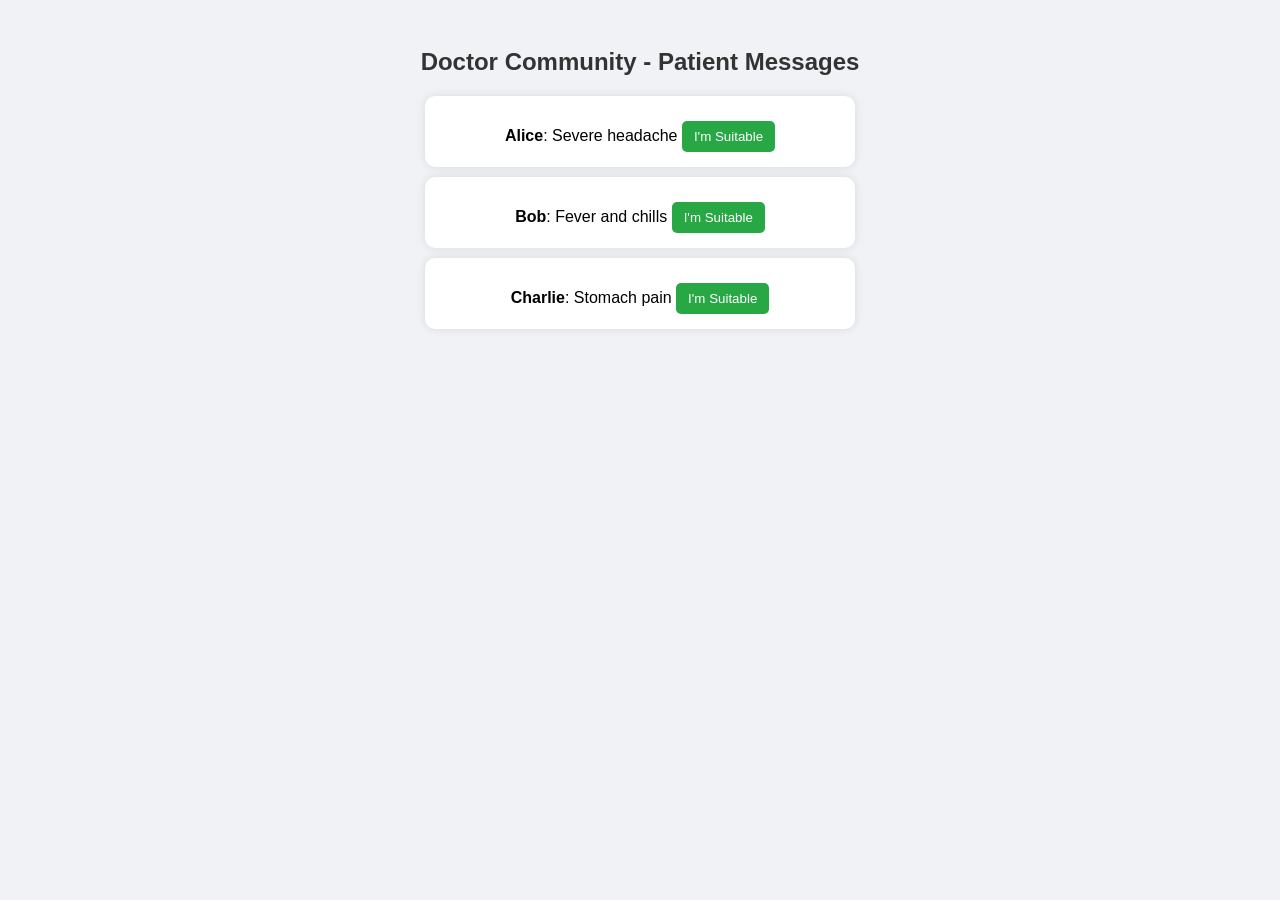
<file: doctorcommunity.html>
<!DOCTYPE html>
<html lang="en">
<head>
    <meta charset="UTF-8">
    <meta name="viewport" content="width=device-width, initial-scale=1.0">
    <title>Doctor Community</title>
    <link rel="stylesheet" href="doctorcommunity.css">
</head>
<body>

    <h2>Doctor Community - Patient Messages</h2>
    <div id="patientList"></div>

    <script src="doctorcommunity.js"></script>

</body>
</html>
</file>
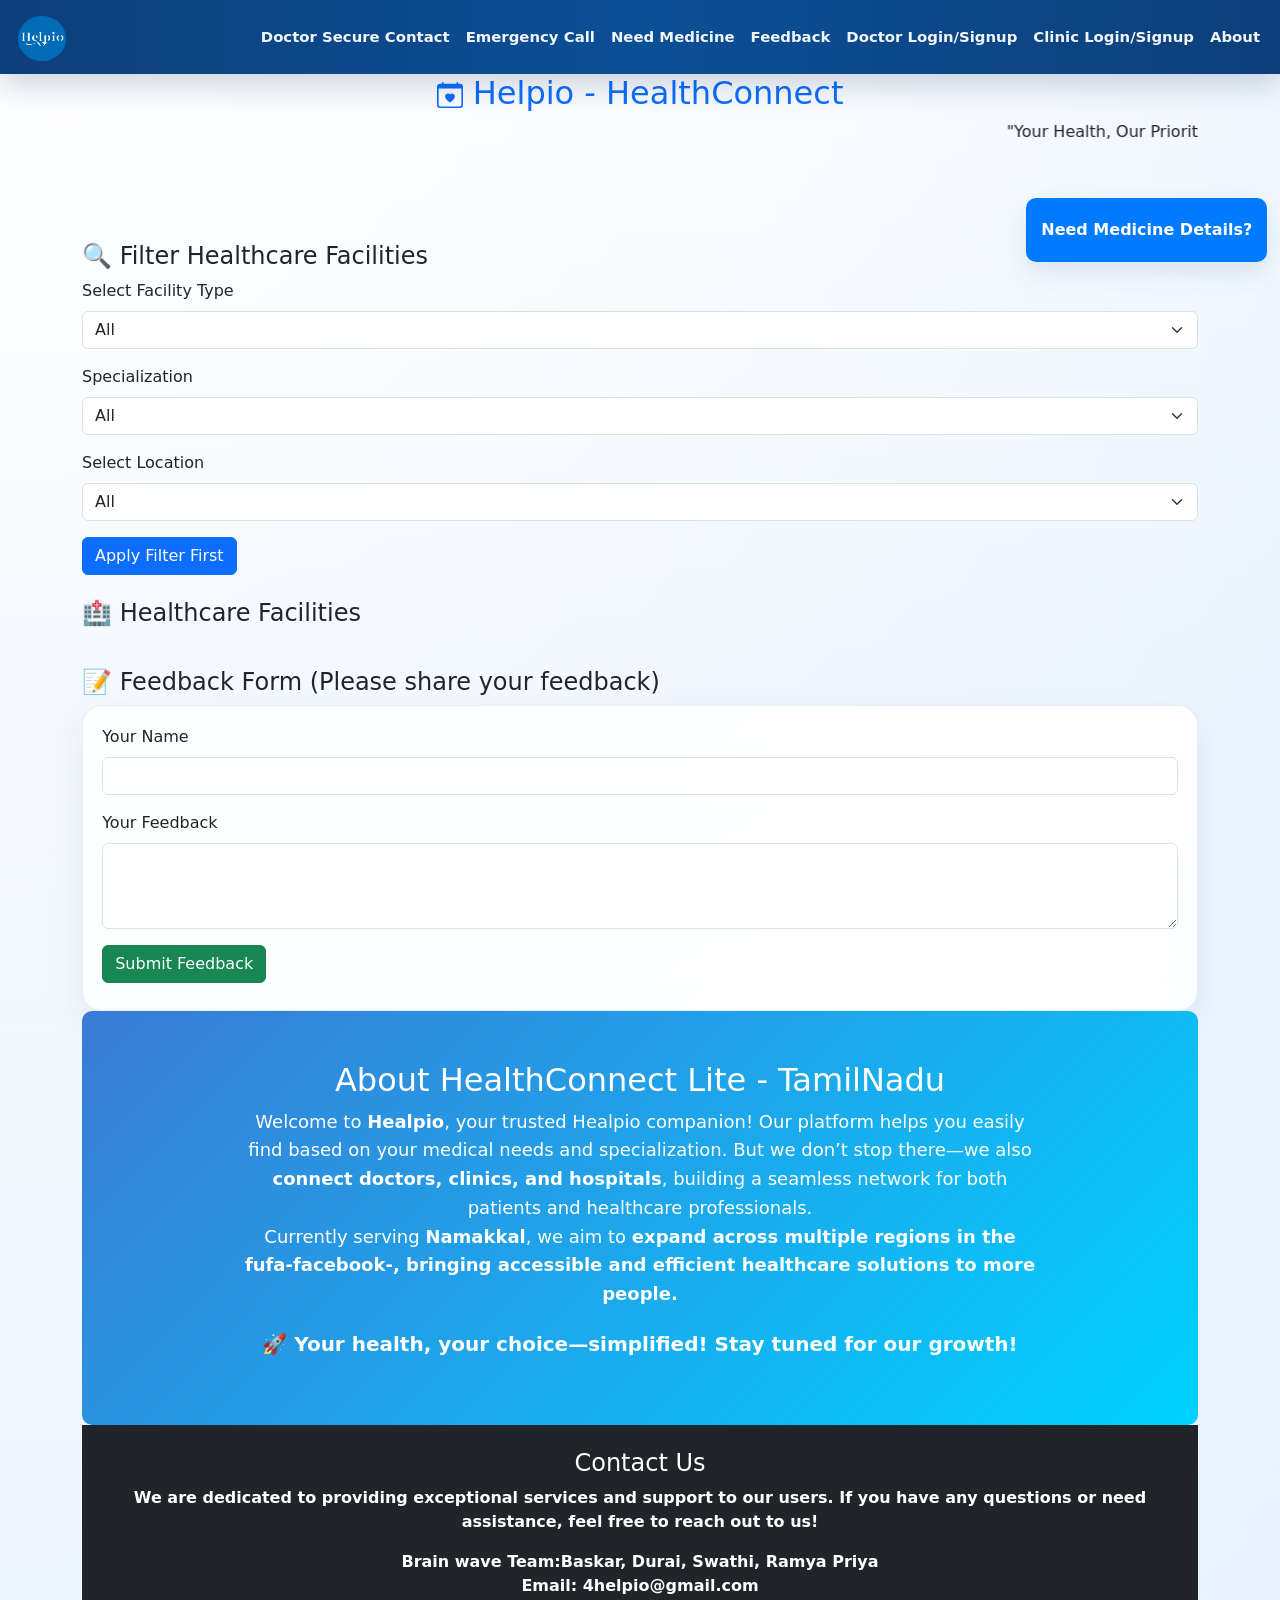
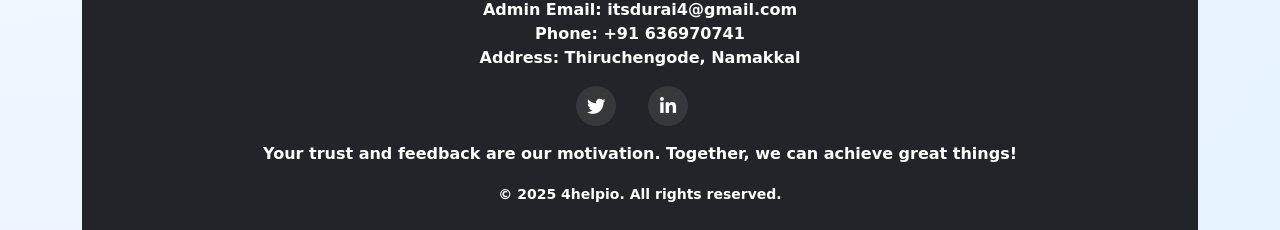
<file: HELPIO.html>
<!DOCTYPE html>
<html lang="en">
<head>
    <meta charset="UTF-8">
    <meta name="viewport" content="width=device-width, initial-scale=1.0">
    <title>Helpio - HealthConnect</title>
    <meta name="keywords" content="Your Health, Our Priority - Find the Hospitals & Clinics!">
    <meta name="author" content="DURAI">
    <link rel="stylesheet" href="helpio.css">
    <link href="https://cdn.jsdelivr.net/npm/bootstrap@5.3.0/dist/css/bootstrap.min.css" rel="stylesheet">
<link href="https://cdnjs.cloudflare.com/ajax/libs/font-awesome/5.15.3/css/all.min.css" rel="stylesheet">


    <script src="https://code.jquery.com/jquery-3.6.0.min.js"></script>
</head>
<body class="background">

   
    
    <nav class="navbar navbar-expand-lg navbar-custom">
        <div class="container-fluid">
            <a class="navbar-brand" href="#">
                <img src="logo.png" alt="Logo" width="60px" height="45px" class="d-inline-block align-text-top">
            </a>

            <button class="navbar-toggler" type="button" data-bs-toggle="collapse" data-bs-target="#navbarNavAltMarkup" 
                    aria-controls="navbarNavAltMarkup" aria-expanded="false" aria-label="Toggle navigation">
                <span class="navbar-toggler-icon"></span>
            </button>

        
            <div class="collapse navbar-collapse" id="navbarNavAltMarkup">
                <div class="navbar-nav ms-auto">
                    <a class="nav-link" href="contactform.html">Doctor Secure Contact</a>
                    <a class="nav-link" href="emergency.html">Emergency Call</a>
                    <a class="nav-link" href="medicinesearch.html">Need Medicine</a>
                    <a class="nav-link" href="#feedbackForm">Feedback</a>
                    <a class="nav-link" href="verificationfordoctor.html">Doctor Login/Signup</a>
                    <a class="nav-link" href="verifiationformedicalorclinic.html">Clinic Login/Signup</a>
                    <a class="nav-link" href="#about">About</a>
                </div>
            </div>
        </div>
    </nav>
   
    <div class="container">
        <h2 class="text-center text-primary"><svg xmlns="http://www.w3.org/2000/svg" width="26" height="26" fill="currentColor" class="bi bi-calendar-heart" viewBox="0 0 16 16">
            <path fill-rule="evenodd" d="M4 .5a.5.5 0 0 0-1 0V1H2a2 2 0 0 0-2 2v11a2 2 0 0 0 2 2h12a2 2 0 0 0 2-2V3a2 2 0 0 0-2-2h-1V.5a.5.5 0 0 0-1 0V1H4zM1 14V4h14v10a1 1 0 0 1-1 1H2a1 1 0 0 1-1-1m7-6.507c1.664-1.711 5.825 1.283 0 5.132-5.825-3.85-1.664-6.843 0-5.132"/>
          </svg>  Helpio - HealthConnect</h2>
          <button onclick="location.href='medicinedetails.html';" id="medicinedetails" 
   style="position: fixed; top: 22%; right: 1%; padding: 20px 15px; 
   border-radius: 10px; background-color: #007bff; color: white; border: none; 
   cursor: pointer; font-size: 16px; z-index: 1000; opacity: 0; transform: translateY(-20px);
   animation: fadeIn 1s forwards;">
   Need Medicine Details?
</button>

        <p class="text-center"><marquee behavior="scroll" direction="left" scrollamount="8">
            "Your Health, Our Priority – Find the Hospitals & Clinics in Tamilnadu!"
        </marquee>
        </p>

        <!-- i applied Filter System -->
        <h4 class="mt-4" style="padding-top: 6%;">🔍 Filter Healthcare Facilities</h4>
        <form id="filterForm">
            <div class="mb-3">
                <label for="facilityType" class="form-label">Select Facility Type</label>
                <select class="form-select" id="facilityType" aria-label="Select Facility Type">
                    <option value="all">All</option>
                    <option value="hospital">Hospitals</option>
                    <option value="clinic">Clinics</option>
                </select>
            </div>
            <div class="mb-3">
                <label for="specialization" class="form-label">Specialization</label>
                <select class="form-select" id="specialization" aria-label="Select Specialization">
                    <option value="all">All</option>
                    <option value="general">General Physician(பொதுநல மருத்துவர்)</option>
                    <option value="gynecologist">Gynecologist(மகப்பேறு மருத்துவர் - பெண்களுக்கே வரும் நோய்க்கு மருத்துவம் பார்க்கும் மருத்துவர்)                        )                    </option>
                    <option value="pediatrics">Pediatrics(குழந்தை மருத்துவம்)</option>
                    <option value="nursing-home">Nursing Home(மருத்துவ பராமரிப்பு மையம்)</option>
                    <option value="ophthalmology">Ophthalmology (Eye Care-கண் மருத்துவம்)</option>
                    <option value="dermatology">Dermatology (Skin Care-தோல் மருத்துவம்)</option>
                    <option value="orthopedics">Orthopedics (Bone & Joint Care-எலும்பு மற்றும் மூட்டுச் சிகிச்சை)</option>
                    <option value="cardiology">Cardiology (Heart Care-இதய சிகிச்சை)</option>
                    <option value="neurology">Neurology (Brain & Nervous System-மூளை மற்றும் நரம்பு அமைப்பு)</option>
                    <option value="ent">ENT (Ear, Nose, Throat-காது, மூக்கு, தொண்டை மருத்துவம்)</option>
                    <option value="dentistry">Dentistry(பல் மருத்துவம்)</option>
                    <option value="physiotherapy">Physiotherapy & Rehabilitation(உடலியல் மருத்துவம் மற்றும் மறுவாழ்வு சிகிச்சை)</option>
                    <option value="psychiatry">Psychiatry (Mental Health-மன நலம்)</option>
                    <option value="radiology">Radiology(கதிரியக்க மருத்துவம்)</option>
                    <option value="oncology">Oncology (Cancer Treatment-புற்றுநோய் சிகிச்சை)</option>
                    <option value="urology">Urology(மூத்திர மருத்துவம்)</option>
                    <option value="nephrology">Nephrology (Kidney Care-சிறுநீயதுவம்)</option>
                    <option value="oncology">Oncology (Cancer Treatment-புற்றுநோய் சிகிச்சை)</option>
                    <option value="urology">Urology(மூத்திர மருத்துவம்)</option>
                    <option value="nephrology">Nephrology (Kidney Care-சிறுநீரக பராமரிப்பு)</option>
                    <option value="endocrinology">Endocrinology (Diabetes & Hormones-சர்க்கரை நோய் மற்றும் ஹார்மோன்கள்)</option>
                    <option value="gastroenterology">Gastroenterology (Digestive System-செரிமான அமைப்பு)</option>
                    <option value="pulmonology">Pulmonology (Lungs & Respiratory-நுரையீரல் மற்றும் சுவாச அமைப்பு)</option>
                    <option value="rheumatology">Rheumatology (Arthritis & Autoimmune Diseases-மூட்டுவலி மற்றும் தானியங்கித் தொற்றுநோய்கள்)</option>
                    <option value="vascular">Vascular Surgery(இரத்தக் கழிவு அறுவை சிகிச்சை)</option>
                    <option value="plastic_surgery">Plastic & Reconstructive Surgery(பிளாஸ்டிக் மற்றும் மறுசீரமைப்பு அறுவை சிகிச்சை)</option>
                    <option value="infectious_diseases">Infectious Diseases(தொற்றுநோய்)</option>
                    
                </select>
            </div>
            <!-- locations here -->
            <div class="mb-3">
                <label for="location" class="form-label">Select Location</label>
                <select class="form-select" id="location" aria-label="Select Location">
                    <option value="all">All</option>
<option value="namakkal">Namakkal</option>
<option value="chengalpattu">Chengalpattu</option>
<option value="coimbatore">Coimbatore</option>
<option value="cuddalore">Cuddalore</option>
<option value="rasipuram">Rasipuram</option>
<option value="tiruchengode">Tiruchengode</option>
<option value="pallipalayam">Pallipalayam</option>
<option value="mohanur">Mohanur</option>
<option value="paramathi">Paramathi</option>
<option value="kabilarmalai">Kabilarmalai</option>
<option value="sendhamangalam">Sendhamangalam</option>
<option value="renganathapuram">Renganathapuram</option>
<option value="kavandapadi">Kavandapadi</option>
<option value="sengipatti">Sengipatti</option>
<option value="kattuputhur">Kattuputhur</option>
<option value="ariyalur">Ariyalur</option>
<option value="pachapalayam">Pachapalayam</option>
<option value="kottapalayam">Kottapalayam</option>
<option value="vellaiyur">Vellaiyur</option>
<option value="kalappanaickenpatti">Kalappanaickenpatti</option>
<option value="puduchatram">Puduchatram</option>
<option value="velur">Velur</option>
<option value="siddhamalli">Siddhamalli</option>
<option value="reddi-patti">Reddi Patti</option>
<option valiue="chennai">Chennai</option>

                    
                </select>
            </div>
            <button type="submit" class="btn btn-primary">Apply Filter First</button>
            <div class="spinner mt-3" id="loadingSpinner">
                <div class="spinner-border text-primary" role="status">
                    <span class="visually-hidden">Loading...</span>
                </div>
            </div>
        </form>

        <!-- Healthcare Facilities List -->
        <h4 class="mt-4">🏥 Healthcare Facilities</h4>
        <div id="facilityList" class="row">
            <!-- Healthcare Facility Cards -->

            <div class="col-md-4 facility hospital general namakkal">
                <div class="card">
                    <div class="card-body">
                        <h5 class="card-title">Namakkal Government Hospital</h5>
                        <p class="card-text"><strong>Location:</strong> Namakkal</p>
                        <p class="card-text"><strong>Specialization:</strong> General Physician</p>
                        <p class="card-text"><strong>Timings:</strong> 24/7</p>
                        <a href="https://www.google.com/maps?q=Namakkal+Government+Hospital" target="_blank" class="btn btn-map">View on Map</a>
                        <a href="https://tnhealth.tn.gov.in/" target="_blank" class="btn btn-appointment">Visit Website</a>
                    </div>
                </div>
            </div>
            <div class="col-md-4 facility hospital multispecialty namakkal">
                <div class="card">
                    <div class="card-body">
                        <h5 class="card-title">M.M. Hospital</h5>
                        <p class="card-text"><strong>Location:</strong> Namakkal</p>
                        <p class="card-text"><strong>Specialization:</strong> Multispecialty</p>
                        <p class="card-text"><strong>Timings:</strong> 24/7</p>
                        <a href="https://www.google.com/maps?q=M.M+Hospital+Namakkal" target="_blank" class="btn btn-map">View on Map</a>
                        <a href="https://mmhospitalnamakkal.com/" target="_blank" class="btn btn-appointment">Visit Website</a>
                    </div>
                </div>
            </div>
        <!-- Thiruengode-->
<div class="col-md-4 facility hospital general tiruchengode">
    <div class="card">
        <div class="card-body">
            <h5 class="card-title">Tiruchengode Government Hospital</h5>
            <p class="card-text"><strong>Location:</strong> Tiruchengode</p>
            <p class="card-text"><strong>Specialization:</strong> General Medicine</p>
            <p class="card-text"><strong>Timings:</strong> 24/7</p>
            <a href="https://www.google.com/maps?q=Tiruchengode+Government+Hospital" target="_blank" class="btn btn-map">View on Map</a>
            <a href="https://www.cmchistn.com/specPopup.php?id=24828&module=m" target="_blank" class="btn btn-appointment">Visit Website</a>
        </div>
    </div>
</div>

<div class="col-md-4 facility hospital general tiruchengode">
    <div class="card">
        <div class="card-body">
            <h5 class="card-title">Krishna Hospital</h5>
            <p class="card-text"><strong>Location:</strong> Tiruchengode</p>
            <p class="card-text"><strong>Specialization:</strong> Multi-Specialty</p>
            <p class="card-text"><strong>Timings:</strong> 24/7</p>
            <a href="https://www.google.com/maps?q=Krishna+Hospital+Tiruchengode" target="_blank" class="btn btn-map">View on Map</a>
            <a href="#" target="_blank" class="btn btn-appointment">Visit Website</a>
        </div>
    </div>
</div>
<!-- orthopedics hospitals in namakkal -->
<div class="col-md-4 facility hospital orthopedics namakkal">
    <div class="card">
        <div class="card-body">
            <h5 class="card-title">CM Speciality Hospital</h5>
            <p class="card-text"><strong>Location:</strong> Plot B 3, Mohanur – Namakkal Road, Co-operative Colony Road, Gandhi Nagar, Namakkal, Tamil Nadu - 637001</p>
            <p class="card-text"><strong>Specialization:</strong> Orthopedics</p>
            <p class="card-text"><strong>Timings:</strong> Contact hospital for timings</p>
            <a href="https://www.google.com/maps?q=CM+Speciality+Hospital+Namakkal" target="_blank" class="btn btn-map">View on Map</a>
            <a href="https://cmsh.in/" target="_blank" class="btn btn-appointment">Visit Website</a>
        </div>
    </div>
</div>
<div class="col-md-4 facility hospital orthopedics namakkal">
    <div class="card">
        <div class="card-body">
            <h5 class="card-title">Thangam Hospital</h5>
            <p class="card-text"><strong>Location:</strong> Namakkal, Tamil Nadu</p>
            <p class="card-text"><strong>Specialization:</strong> Orthopedics</p>
            <p class="card-text"><strong>Timings:</strong> Contact hospital for timings</p>
            <a href="https://www.google.com/maps?q=Thangam+Hospital+Namakkal" target="_blank" class="btn btn-map">View on Map</a>
            <a href="https://thangamcancercenter.com/speciality/orthopedics/" target="_blank" class="btn btn-appointment">Visit Website</a>
        </div>
    </div>
</div>
<div class="col-md-4 facility hospital orthopedics namakkal">
    <div class="card">
        <div class="card-body">
            <h5 class="card-title">Arvinth Ortho Hospital</h5>
            <p class="card-text"><strong>Location:</strong> Namakkal, Tamil Nadu</p>
            <p class="card-text"><strong>Specialization:</strong> Orthopedics</p>
            <p class="card-text"><strong>Timings:</strong> Contact hospital for timings</p>
            <a href="https://www.google.com/maps?q=Arvinth+Ortho+Hospital+Namakkal" target="_blank" class="btn btn-map">View on Map</a>
        </div>
    </div>
</div>
<div class="col-md-4 facility hospital orthopedics namakkal">
    <div class="card">
        <div class="card-body">
            <h5 class="card-title">Raghavendra Hospital</h5>
            <p class="card-text"><strong>Location:</strong> Opp. State Bank Of India, 30a, Dr. Sankaran Road, Namakkal, Tamil Nadu - 637001</p>
            <p class="card-text"><strong>Specialization:</strong> Orthopedics</p>
            <p class="card-text"><strong>Timings:</strong> Contact hospital for timings</p>
            <a href="https://www.google.com/maps?q=Raghavendra+Hospital+Namakkal" target="_blank" class="btn btn-map">View on Map</a>
        </div>
    </div>
</div>
<div class="col-md-4 facility hospital orthopedics namakkal">
    <div class="card">
        <div class="card-body">
            <h5 class="card-title">Maruthi Hospital</h5>
            <p class="card-text"><strong>Location:</strong> No 743 E, Near District SP Office, Salem Road, Namakkal Ho, Namakkal, Tamil Nadu - 637001</p>
            <p class="card-text"><strong>Specialization:</strong> Orthopedics</p>
            <p class="card-text"><strong>Timings:</strong> Contact hospital for timings</p>
            <a href="https://www.google.com/maps?q=Maruthi+Hospital+Namakkal" target="_blank" class="btn btn-map">View on Map</a>
        </div>
    </div>
</div>
<div class="col-md-4 facility hospital orthopedics tiruchengode">
    <div class="card">
        <div class="card-body">
            <h5 class="card-title">Vivekanandha Medical Care Hospital</h5>
            <p class="card-text"><strong>Location:</strong> Elayampalayam, Tiruchengode, Namakkal, Tamil Nadu - 637205</p>
            <p class="card-text"><strong>Specialization:</strong> Orthopedics</p>
            <p class="card-text"><strong>Timings:</strong> Contact hospital for timings</p>
            <a href="https://www.google.com/maps?q=Vivekanandha+Medical+Care+Hospital+Tiruchengode" target="_blank" class="btn btn-map">View on Map</a>
        </div>
    </div>
</div>
<!-- cardiology hospitals in namakkal -->
<div class="col-md-4 facility hospital cardiology namakkal">
    <div class="card">
        <div class="card-body">
            <h5 class="card-title">MM Hospital</h5>
            <p class="card-text"><strong>Location:</strong> 6/288, Trichy Main Road, Andavar Nagar, Namakkal, Tamil Nadu - 637001</p>
            <p class="card-text"><strong>Specialization:</strong> Cardiology & Cath Lab Services</p>
            <p class="card-text"><strong>Timings:</strong> Contact hospital for timings</p>
            <a href="https://www.google.com/maps?q=MM+Hospital+Namakkal" target="_blank" class="btn btn-map">View on Map</a>
            <a href="https://mmhospitalnamakkal.com/cardiac-treatment-in-namakkal/" target="_blank" class="btn btn-appointment">Visit Website</a>
        </div>
    </div>
</div>
<div class="col-md-4 facility hospital cardiology elayampalayam">
    <div class="card">
        <div class="card-body">
            <h5 class="card-title">Vivekanandha Medical Care Hospital</h5>
            <p class="card-text"><strong>Location:</strong> Elayampalayam, Tiruchengode, Namakkal, Tamil Nadu - 637205</p>
            <p class="card-text"><strong>Specialization:</strong> Cardiology & Cardiothoracic Surgery</p>
            <p class="card-text"><strong>Timings:</strong> Contact hospital for timings</p>
            <a href="https://www.google.com/maps?q=Vivekanandha+Medical+Care+Hospital+Elayampalayam" target="_blank" class="btn btn-map">View on Map</a>
            <a href="https://vivekanandha.hospital/department/cardiology/" target="_blank" class="btn btn-appointment">Visit Website</a>
        </div>
    </div>
</div>
<div class="col-md-4 facility hospital cardiology namakkal">
    <div class="card">
        <div class="card-body">
            <h5 class="card-title">Shanmuga Heart Centre</h5>
            <p class="card-text"><strong>Location:</strong> 104, Kottai Road, Thillaipuram, Namakkal, Tamil Nadu - 637001</p>
            <p class="card-text"><strong>Specialization:</strong> Cardiology</p>
            <p class="card-text"><strong>Timings:</strong> Contact hospital for timings</p>
            <a href="https://www.google.com/maps?q=Shanmuga+Heart+Centre+Namakkal" target="_blank" class="btn btn-map">View on Map</a>
        </div>
    </div>
</div>
<div class="col-md-4 facility hospital cardiology namakkal">
    <div class="card">
        <div class="card-body">
            <h5 class="card-title">Shanthi Multi Speciality Hospital</h5>
            <p class="card-text"><strong>Location:</strong> Namakkal, Tamil Nadu</p>
            <p class="card-text"><strong>Specialization:</strong> Cardiology</p>
            <p class="card-text"><strong>Timings:</strong> Contact hospital for timings</p>
            <a href="https://www.google.com/maps?q=Shanthi+Multi+Speciality+Hospital+Namakkal" target="_blank" class="btn btn-map">View on Map</a>
        </div>
    </div>
</div>
<!-- neurology hospitals in namakkal -->

<div class="col-md-4 facility hospital neurology namakkal">
    <div class="card">
        <div class="card-body">
            <h5 class="card-title">MM Hospital</h5>
            <p class="card-text"><strong>Location:</strong> 6/288, Trichy Main Road, Andavar Nagar, Namakkal, Tamil Nadu - 637001</p>
            <p class="card-text"><strong>Specialization:</strong> Neurology</p>
            <p class="card-text"><strong>Timings:</strong> Contact hospital for timings</p>
            <a href="https://www.google.com/maps?q=MM+Hospital+Namakkal" target="_blank" class="btn btn-map">View on Map</a>
            <a href="https://mmhospitalnamakkal.com/neurology-stroke-treatment-namakkal/" target="_blank" class="btn btn-appointment">Visit Website</a>
        </div>
    </div>
</div>
<div class="col-md-4 facility hospital neurology elayampalayam">
    <div class="card">
        <div class="card-body">
            <h5 class="card-title">Vivekanandha Medical Care Hospital</h5>
            <p class="card-text"><strong>Location:</strong> Elayampalayam, Tiruchengode, Namakkal, Tamil Nadu - 637205</p>
            <p class="card-text"><strong>Specialization:</strong> Neurology</p>
            <p class="card-text"><strong>Timings:</strong> Contact hospital for timings</p>
            <a href="https://www.google.com/maps?q=Vivekanandha+Medical+Care+Hospital+Elayampalayam" target="_blank" class="btn btn-map">View on Map</a>
        </div>
    </div>
</div>
<div class="col-md-4 facility hospital neurology namakkal">
    <div class="card">
        <div class="card-body">
            <h5 class="card-title">Raghavendra Hospital</h5>
            <p class="card-text"><strong>Location:</strong> Opp. State Bank Of India, 30a, Dr. Sankaran Road, Namakkal, Tamil Nadu - 637001</p>
            <p class="card-text"><strong>Specialization:</strong> Neurology</p>
            <p class="card-text"><strong>Timings:</strong> Contact hospital for timings</p>
            <a href="https://www.google.com/maps?q=Raghavendra+Hospital+Namakkal" target="_blank" class="btn btn-map">View on Map</a>
        </div>
    </div>
</div>
<div class="col-md-4 facility hospital neurology namakkal">
    <div class="card">
        <div class="card-body">
            <h5 class="card-title">Centre for Neurology and Mental Health</h5>
            <p class="card-text"><strong>Location:</strong> 11/3, Dr. Sankaran Street (near State Bank main branch), Trichy Road, Namakkal, Tamil Nadu - 637001</p>
            <p class="card-text"><strong>Specialization:</strong> Neurology and Mental Health</p>
            <p class="card-text"><strong>Timings:</strong> Contact hospital for timings</p>
            <a href="https://www.google.com/maps?q=Centre+for+Neurology+and+Mental+Health+Namakkal" target="_blank" class="btn btn-map">View on Map</a>
        </div>
    </div>
</div>
<div class="col-md-4 facility hospital neurology namakkal">
    <div class="card">
        <div class="card-body">
            <h5 class="card-title">Thangam Cancer Center</h5>
            <p class="card-text"><strong>Location:</strong> Namakkal, Tamil Nadu</p>
            <p class="card-text"><strong>Specialization:</strong> Neurology Services for Cancer Patients</p>
            <p class="card-text"><strong>Timings:</strong> Contact hospital for timings</p>
            <a href="https://www.google.com/maps?q=Thangam+Cancer+Center+Namakkal" target="_blank" class="btn btn-map">View on Map</a>
            <a href="https://thangamcancercenter.com/speciality/neurology/" target="_blank" class="btn btn-appointment">Visit Website</a>
        </div>
    </div>
</div>
<!-- ENT hospitals in namakal -->
<div class="col-md-4 facility hospital ent namakkal">
    <div class="card">
        <div class="card-body">
            <h5 class="card-title">Manonmani ENT Hospital</h5>
            <p class="card-text"><strong>Location:</strong> Namakkal, Tamil Nadu - 637001</p>
            <p class="card-text"><strong>Specialization:</strong> Ear, Nose, and Throat (ENT)</p>
            <p class="card-text"><strong>Timings:</strong> Contact hospital for timings</p>
            <a href="https://www.google.com/maps?q=Manonmani+ENT+Hospital+Namakkal" target="_blank" class="btn btn-map">View on Map</a>
        </div>
    </div>
</div>
<div class="col-md-4 facility hospital ent namakkal">
    <div class="card">
        <div class="card-body">
            <h5 class="card-title">Thangam Cancer Center</h5>
            <p class="card-text"><strong>Location:</strong> Namakkal, Tamil Nadu</p>
            <p class="card-text"><strong>Specialization:</strong> ENT Oncology</p>
            <p class="card-text"><strong>Timings:</strong> Contact hospital for timings</p>
            <a href="https://www.google.com/maps?q=Thangam+Cancer+Center+Namakkal" target="_blank" class="btn btn-map">View on Map</a>
            <a href="https://thangamcancercenter.com/doctors/dr-ramesh-kumar-ms-ent/" target="_blank" class="btn btn-appointment">Visit Website</a>
        </div>
    </div>
</div>
<div class="col-md-4 facility hospital ent namakkal">
    <div class="card">
        <div class="card-body">
            <h5 class="card-title">Kamalam Hospital</h5>
            <p class="card-text"><strong>Location:</strong> Komarapalayam, Namakkal, Tamil Nadu</p>
            <p class="card-text"><strong>Specialization:</strong> ENT</p>
            <p class="card-text"><strong>Timings:</strong> Open Today 10:00 AM - 2:30 PM</p>
            <a href="https://www.google.com/maps?q=Kamalam+Hospital+Komarapalayam" target="_blank" class="btn btn-map">View on Map</a>
        </div>
    </div>
</div>
<!-- dentistry hospitals in namakal -->
<div class="col-md-4 facility hospital dentistry namakkal">
    <div class="card">
        <div class="card-body">
            <h5 class="card-title">Thangam Dental Cares Clinic</h5>
            <p class="card-text"><strong>Location:</strong> Velur, Namakkal, Tamil Nadu</p>
            <p class="card-text"><strong>Specialization:</strong> Dentistry</p>
            <p class="card-text"><strong>Timings:</strong> Open Today 9:30 AM - 3:00 PM</p>
            <a href="https://www.google.com/maps?q=Thangam+Dental+Cares+Clinic+Velur" target="_blank" class="btn btn-map">View on Map</a>
        </div>
    </div>
</div>
<div class="col-md-4 facility hospital dentistry namakkal">
    <div class="card">
        <div class="card-body">
            <h5 class="card-title">RR Dental Clinic</h5>
            <p class="card-text"><strong>Location:</strong> Kalappanaickenpatti, Namakkal, Tamil Nadu</p>
            <p class="card-text"><strong>Specialization:</strong> Dentistry</p>
            <p class="card-text"><strong>Timings:</strong> Open 24x7</p>
            <a href="https://www.google.com/maps?q=RR+Dental+Clinic+Kalappanaickenpatti" target="_blank" class="btn btn-map">View on Map</a>
        </div>
    </div>
</div>
<div class="col-md-4 facility hospital dentistry namakkal">
    <div class="card">
        <div class="card-body">
            <h5 class="card-title">Nalam Dental Care</h5>
            <p class="card-text"><strong>Location:</strong> Namakkal Fort, Namakkal, Tamil Nadu</p>
            <p class="card-text"><strong>Specialization:</strong> Dentistry</p>
            <p class="card-text"><strong>Timings:</strong> Contact clinic for timings</p>
            <a href="https://www.google.com/maps?q=Nalam+Dental+Care+Namakkal+Fort" target="_blank" class="btn btn-map">View on Map</a>
        </div>
    </div>
</div>
<div class="col-md-4 facility hospital dentistry namakkal">
    <div class="card">
        <div class="card-body">
            <h5 class="card-title">Dhana Dental Clinic</h5>
            <p class="card-text"><strong>Location:</strong> Elachipalayam, Namakkal, Tamil Nadu</p>
            <p class="card-text"><strong>Specialization:</strong> Dentistry</p>
            <p class="card-text"><strong>Timings:</strong> Contact clinic for timings</p>
            <a href="https://www.google.com/maps?q=Dhana+Dental+Clinic+Elachipalayam" target="_blank" class="btn btn-map">View on Map</a>
        </div>
    </div>
</div>
<div class="col-md-4 facility hospital dentistry namakkal">
    <div class="card">
        <div class="card-body">
            <h5 class="card-title">Amriya Shri Dental Clinic</h5>
            <p class="card-text"><strong>Location:</strong> N.Kosavampatti, Namakkal, Tamil Nadu</p>
            <p class="card-text"><strong>Specialization:</strong> Dentistry</p>
            <p class="card-text"><strong>Timings:</strong> Contact clinic for timings</p>
            <a href="https://www.google.com/maps?q=Amriya+Shri+Dental+Clinic+N.Kosavampatti" target="_blank" class="btn btn-map">View on Map</a>
        </div>
    </div>
</div>
<div class="col-md-4 facility hospital dentistry namakkal">
    <div class="card">
        <div class="card-body">
            <h5 class="card-title">Vignesh Dental Clinic</h5>
            <p class="card-text"><strong>Location:</strong> 157/3, NP Complex, Salem Road Corner, Namakkal, Tamil Nadu - 637001</p>
            <p class="card-text"><strong>Specialization:</strong> Dentistry</p>
            <p class="card-text"><strong>Timings:</strong> Contact clinic for timings</p>
            <a href="https://www.google.com/maps?q=Vignesh+Dental+Clinic+Namakkal" target="_blank" class="btn btn-map">View on Map</a>
        </div>
    </div>
</div>


            
<div class="col-md-4 facility hospital multispecialty tiruchengode">
    <div class="card">
        <div class="card-body">
            <h5 class="card-title">Soorya Multispecialty Hospital</h5>
            <p class="card-text"><strong>Location:</strong> Tiruchengode</p>
            <p class="card-text"><strong>Specialization:</strong> Multispecialty</p>
            <p class="card-text"><strong>Timings:</strong> 24/7</p>
            <a href="https://www.google.com/maps?q=Soorya+Multispecialty+Hospital+Tiruchengode" target="_blank" class="btn btn-map">View on Map</a>
            <a href="#" target="_blank" class="btn btn-appointment">Visit Website</a>
        </div>
    </div>
</div>

<div class="col-md-4 facility hospital multispecialty tiruchengode">
    <div class="card">
        <div class="card-body">
            <h5 class="card-title">Tirukumaran Hospitals</h5>
            <p class="card-text"><strong>Location:</strong> Tiruchengode</p>
            <p class="card-text"><strong>Specialization:</strong> Multispecialty</p>
            <p class="card-text"><strong>Timings:</strong> 24/7</p>
            <a href="https://www.google.com/maps?q=Tirukumaran+Hospitals+Tiruchengode" target="_blank" class="btn btn-map">View on Map</a>
            <a href="#" target="_blank" class="btn btn-appointment">Visit Website</a>
        </div>
    </div>
</div>

<div class="col-md-4 facility hospital general tiruchengode">
    <div class="card">
        <div class="card-body">
            <h5 class="card-title">Visakan Medical Centre</h5>
            <p class="card-text"><strong>Location:</strong> Tiruchengode</p>
            <p class="card-text"><strong>Specialization:</strong> General Medicine</p>
            <p class="card-text"><strong>Timings:</strong> 24/7</p>
            <a href="https://www.google.com/maps?q=Visakan+Medical+Centre+Tiruchengode" target="_blank" class="btn btn-map">View on Map</a>
            <a href="#" target="_blank" class="btn btn-appointment">Visit Website</a>
        </div>
    </div>
</div>
<div class="col-md-4 facility hospital gynecology namakkal">
    <div class="card">
        <div class="card-body">
            <h5 class="card-title">MM Hospital</h5>
            <p class="card-text"><strong>Location:</strong> Namakkal</p>
            <p class="card-text"><strong>Specialization:</strong> Obstetrics & Gynecology</p>
            <p class="card-text"><strong>Timings:</strong> 24/7</p>
            <a href="https://www.google.com/maps?q=MM+Hospital+Namakkal" target="_blank" class="btn btn-map">View on Map</a>
            <a href="https://mmhospitalnamakkal.com/" target="_blank" class="btn btn-appointment">Visit Website</a>
        </div>
    </div>
</div>

<div class="col-md-4 facility hospital gynecology namakkal">
    <div class="card">
        <div class="card-body">
            <h5 class="card-title">Sigaram Hospital</h5>
            <p class="card-text"><strong>Location:</strong> Anbu Nagar-2, Namakkal</p>
            <p class="card-text"><strong>Specialization:</strong> Obstetrics & Gynecology</p>
            <p class="card-text"><strong>Timings:</strong> 24/7</p>
            <a href="https://www.google.com/maps?q=Sigaram+Hospital+Namakkal" target="_blank" class="btn btn-map">View on Map</a>
            <a href="https://www.instagram.com/dr.ramya_gynaecologist/" target="_blank" class="btn btn-appointment">Visit Website</a>
        </div>
    </div>
</div>

<div class="col-md-4 facility hospital gynecology namakkal">
    <div class="card">
        <div class="card-body">
            <h5 class="card-title">Sri Karunyaa Hospital</h5>
            <p class="card-text"><strong>Location:</strong> Namakkal</p>
            <p class="card-text"><strong>Specialization:</strong> Obstetrics & Gynecology</p>
            <p class="card-text"><strong>Timings:</strong> 24/7</p>
            <a href="https://www.google.com/maps?q=Sri+Karunyaa+Hospital+Namakkal" target="_blank" class="btn btn-map">View on Map</a>
        </div>
    </div>
</div>

<div class="col-md-4 facility hospital gynecology namakkal">
    <div class="card">
        <div class="card-body">
            <h5 class="card-title">Santhi Hospital</h5>
            <p class="card-text"><strong>Location:</strong> Namakkal</p>
            <p class="card-text"><strong>Specialization:</strong> Obstetrics & Gynecology</p>
            <p class="card-text"><strong>Timings:</strong> 24/7</p>
            <a href="https://www.google.com/maps?q=Santhi+Hospital+Namakkal" target="_blank" class="btn btn-map">View on Map</a>
        </div>
    </div>
</div>

<div class="col-md-4 facility hospital gynecology namakkal">
    <div class="card">
        <div class="card-body">
            <h5 class="card-title">Shree Akhshaya Hospital</h5>
            <p class="card-text"><strong>Location:</strong> Pudur, Namakkal</p>
            <p class="card-text"><strong>Specialization:</strong> Obstetrics & Gynecology</p>
            <p class="card-text"><strong>Timings:</strong> 24/7</p>
            <a href="https://www.google.com/maps?q=Shree+Akhshaya+Hospital+Namakkal" target="_blank" class="btn btn-map">View on Map</a>
        </div>
    </div>
</div>

<div class="col-md-4 facility hospital gynecology namakkal">
    <div class="card">
        <div class="card-body">
            <h5 class="card-title">Dr. Manimegalai's Clinic</h5>
            <p class="card-text"><strong>Location:</strong> Namakkal</p>
            <p class="card-text"><strong>Specialization:</strong> Obstetrics & Gynecology</p>
            <p class="card-text"><strong>Timings:</strong> 9 AM - 5 PM</p>
            <a href="https://www.google.com/maps?q=Dr.+Manimegalai's+Clinic+Namakkal" target="_blank" class="btn btn-map">View on Map</a>
        </div>
    </div>
</div>
<div class="col-md-4 facility hospital gynecology namakkal">
    <div class="card">
        <div class="card-body">
            <h5 class="card-title">Thangam Hospital</h5>
            <p class="card-text"><strong>Location:</strong> Namakkal</p>
            <p class="card-text"><strong>Specialization:</strong> Obstetrics & Gynecology</p>
            <p class="card-text"><strong>Timings:</strong> 24/7</p>
            <a href="https://www.google.com/maps?q=Thangam+Hospital+Namakkal" target="_blank" class="btn btn-map">View on Map</a>
            <a href="https://thangamcancercenter.com/speciality/obestetrics-gynaecology/" target="_blank" class="btn btn-appointment">Visit Website</a>
        </div>
    </div>
</div>
<div class="col-md-4 facility hospital pediatric namakkal">
    <div class="card">
        <div class="card-body">
            <h5 class="card-title">Shree Akhshaya Hospital</h5>
            <p class="card-text"><strong>Location:</strong> Pudur, Namakkal</p>
            <p class="card-text"><strong>Specialization:</strong> Pediatrics</p>
            <p class="card-text"><strong>Timings:</strong> 24/7</p>
            <a href="https://www.google.com/maps?q=Shree+Akhshaya+Hospital+Namakkal" target="_blank" class="btn btn-map">View on Map</a>
            <a href="#" target="_blank" class="btn btn-appointment">Visit Website</a>
        </div>
    </div>
</div>

<div class="col-md-4 facility hospital pediatric namakkal">
    <div class="card">
        <div class="card-body">
            <h5 class="card-title">Sabari Children's Hospital</h5>
            <p class="card-text"><strong>Location:</strong> K K Nagar, Namakkal</p>
            <p class="card-text"><strong>Specialization:</strong> Pediatrics</p>
            <p class="card-text"><strong>Timings:</strong> 24/7</p>
            <a href="https://www.google.com/maps?q=Sabari+Children's+Hospital+Namakkal" target="_blank" class="btn btn-map">View on Map</a>
            <a href="#" target="_blank" class="btn btn-appointment">Visit Website</a>
        </div>
    </div>
</div>

<div class="col-md-4 facility hospital pediatric namakkal">
    <div class="card">
        <div class="card-body">
            <h5 class="card-title">Rajendran Children Hospital</h5>
            <p class="card-text"><strong>Location:</strong> Kamraj Nagar, Namakkal</p>
            <p class="card-text"><strong>Specialization:</strong> Pediatrics</p>
            <p class="card-text"><strong>Timings:</strong> Mon-Sat 08:30-14:00; 17:30-00:00</p>
            <a href="https://www.google.com/maps?q=Rajendran+Children+Hospital+Namakkal" target="_blank" class="btn btn-map">View on Map</a>
            <a href="#" target="_blank" class="btn btn-appointment">Visit Website</a>
        </div>
    </div>
</div>

<div class="col-md-4 facility hospital pediatric namakkal">
    <div class="card">
        <div class="card-body">
            <h5 class="card-title">Senthilkumaran Children Hospital</h5>
            <p class="card-text"><strong>Location:</strong> Ganeshapuram, Namakkal</p>
            <p class="card-text"><strong>Specialization:</strong> Pediatrics</p>
            <p class="card-text"><strong>Timings:</strong> Contact hospital for timings</p>
            <a href="https://www.google.com/maps?q=Senthilkumaran+Children+Hospital+Namakkal" target="_blank" class="btn btn-map">View on Map</a>
            <a href="#" target="_blank" class="btn btn-appointment">Visit Website</a>
        </div>
    </div>
</div>

<div class="col-md-4 facility hospital pediatric namakkal">
    <div class="card">
        <div class="card-body">
            <h5 class="card-title">SHRI RAM HOSPITAL</h5>
            <p class="card-text"><strong>Location:</strong> Namakkal Fort, Namakkal</p>
            <p class="card-text"><strong>Specialization:</strong> Pediatrics</p>
            <p class="card-text"><strong>Timings:</strong> Open Today</p>
            <a href="https://www.google.com/maps?q=SHRI+RAM+HOSPITAL+Namakkal" target="_blank" class="btn btn-map">View on Map</a>
            <a href="#" target="_blank" class="btn btn-appointment">Visit Website</a>
        </div>
    </div>
</div>

<div class="col-md-4 facility hospital pediatric namakkal">
    <div class="card">
        <div class="card-body">
            <h5 class="card-title">Kidz Care</h5>
            <p class="card-text"><strong>Location:</strong> Namakkal</p>
            <p class="card-text"><strong>Specialization:</strong> Pediatrics</p>
            <p class="card-text"><strong>Timings:</strong> Contact clinic for timings</p>
            <a href="https://www.google.com/maps?q=Kidz+Care+Namakkal" target="_blank" class="btn btn-map">View on Map</a>
            <a href="#" target="_blank" class="btn btn-appointment">Visit Website</a>
        </div>
    </div>
</div>
<div class="col-md-4 facility hospital pediatric namakkal">
    <div class="card">
        <div class="card-body">
            <h5 class="card-title">K.V. Clinic</h5>
            <p class="card-text"><strong>Location:</strong> Namakkal</p>
            <p class="card-text"><strong>Specialization:</strong> Pediatrics</p>
            <p class="card-text"><strong>Timings:</strong> Contact clinic for timings</p>
            <a href="https://www.google.com/maps?q=K.V.+Clinic+Namakkal" target="_blank" class="btn btn-map">View on Map</a>
        </div>
    </div>
</div>
<div class="col-md-4 facility hospital ophthalmology namakkal">
    <div class="card">
        <div class="card-body">
            <h5 class="card-title">Dr. Agarwal's Eye Hospital</h5>
            <p class="card-text"><strong>Location:</strong> 138/3, Ground Floor, LMR Shopping Arcade, Opp-MGM Theatre, Salem Main Road, Namakkal - 637001</p>
            <p class="card-text"><strong>Specialization:</strong> Comprehensive Eye Care</p>
            <p class="card-text"><strong>Timings:</strong> Mon - Sat • 9 AM - 8 PM</p>
            <a href="https://www.google.com/maps?q=Dr.+Agarwal's+Eye+Hospital+Namakkal" target="_blank" class="btn btn-map">View on Map</a>
            <a href="https://www.dragarwal.com/eye-hospital/namakkal/" target="_blank" class="btn btn-appointment">Visit Website</a>
        </div>
    </div>
</div>
<div class="col-md-4 facility hospital ophthalmology namakkal">
    <div class="card">
        <div class="card-body">
            <h5 class="card-title">Vasan Eye Care Hospital</h5>
            <p class="card-text"><strong>Location:</strong> No.106-B, Sivagnanam Street, Ganeshapuram, Opp. To Vinayaga Petrol Bunk, Trichy Main Road, Namakkal – 637001</p>
            <p class="card-text"><strong>Specialization:</strong> Comprehensive Eye Care</p>
            <p class="card-text"><strong>Timings:</strong> All days (11:00 AM - 5:00 PM)</p>
            <a href="https://www.google.com/maps?q=Vasan+Eye+Care+Hospital+Namakkal" target="_blank" class="btn btn-map">View on Map</a>
            <a href="https://vasaneye.com/eye-hospital/namakkal/" target="_blank" class="btn btn-appointment">Visit Website</a>
        </div>
    </div>
</div>
<div class="col-md-4 facility hospital ophthalmology namakkal">
    <div class="card">
        <div class="card-body">
            <h5 class="card-title">Latha Eye Hospital</h5>
            <p class="card-text"><strong>Location:</strong> Kamaraj Nagar, Namakkal</p>
            <p class="card-text"><strong>Specialization:</strong> Ophthalmology</p>
            <p class="card-text"><strong>Timings:</strong> Mon - Sat • 9:00 AM - 1:00 PM, 6:00 PM - 8:00 PM</p>
            <a href="https://www.google.com/maps?q=Latha+Eye+Hospital+Namakkal" target="_blank" class="btn btn-map">View on Map</a>
        </div>
    </div>
</div>
<div class="col-md-4 facility hospital ophthalmology rasipuram">
    <div class="card">
        <div class="card-body">
            <h5 class="card-title">RK Eye Care Centre</h5>
            <p class="card-text"><strong>Location:</strong> Rasipuram, Namakkal</p>
            <p class="card-text"><strong>Specialization:</strong> Ophthalmology</p>
            <p class="card-text"><strong>Timings:</strong> Mon - Sat • 10:00 AM - 6:00 PM</p>
            <a href="https://www.google.com/maps?q=RK+Eye+Care+Centre+Rasipuram" target="_blank" class="btn btn-map">View on Map</a>
        </div>
    </div>
</div>
<div class="col-md-4 facility hospital ophthalmology salem">
    <div class="card">
        <div class="card-body">
            <h5 class="card-title">Aravind Eye Hospital</h5>
            <p class="card-text"><strong>Location:</strong> Salem</p>
            <p class="card-text"><strong>Specialization:</strong> Comprehensive Eye Care</p>
            <p class="card-text"><strong>Timings:</strong> Contact hospital for timings</p>
            <a href="https://www.google.com/maps?q=Aravind+Eye+Hospital+Salem" target="_blank" class="btn btn-map">View on Map</a>
            <a href="https://aravind.org/hospitals/salem/" target="_blank" class="btn btn-appointment">Visit Website</a>
        </div>
    </div>
</div>
<div class="col-md-4 facility hospital dermatology namakkal">
    <div class="card">
        <div class="card-body">
            <h5 class="card-title">Thangam Cancer Center - Dermatology & Cosmetology Department</h5>
            <p class="card-text"><strong>Location:</strong> Namakkal, Tamil Nadu</p>
            <p class="card-text"><strong>Specialization:</strong> Dermatology and Cosmetology</p>
            <p class="card-text"><strong>Timings:</strong> Contact hospital for timings</p>
            <a href="https://www.google.com/maps?q=Thangam+Cancer+Center+Namakkal" target="_blank" class="btn btn-map">View on Map</a>
            <a href="https://thangamcancercenter.com/speciality/dermatology-skin-cosmetology/" target="_blank" class="btn btn-appointment">Visit Website</a>
        </div>
    </div>
</div>
<div class="col-md-4 facility hospital dermatology namakkal">
    <div class="card">
        <div class="card-body">
            <h5 class="card-title">Jaya Skin Clinic</h5>
            <p class="card-text"><strong>Location:</strong> No 115/42, Kavingar Ramalingam Street, Near Jothi Theatre, Namakkal - 637001, Tamil Nadu</p>
            <p class="card-text"><strong>Specialization:</strong> Dermatology</p>
            <p class="card-text"><strong>Timings:</strong> Contact clinic for timings</p>
            <a href="https://www.google.com/maps?q=Jaya+Skin+Clinic+Namakkal" target="_blank" class="btn btn-map">View on Map</a>
        </div>
    </div>
</div>
<div class="col-md-4 facility hospital dermatology namakkal">
    <div class="card">
        <div class="card-body">
            <h5 class="card-title">Dr. Kiruthiga Sakthivel's Clinic</h5>
            <p class="card-text"><strong>Location:</strong> 6/920, Nethaji Nagar, Trichy Road, Opposite Andavar Petrol Bunk, Namakkal - 637001, Tamil Nadu</p>
            <p class="card-text"><strong>Specialization:</strong> Dermatology</p>
            <p class="card-text"><strong>Timings:</strong> Contact clinic for timings</p>
            <a href="https://www.google.com/maps?q=6/920+Nethaji+nagar+Trichy+road+Namakkal" target="_blank" class="btn btn-map">View on Map</a>
            <a href="https://drkiruthigasakthivel.getmy.clinic/" target="_blank" class="btn btn-appointment">Visit Website</a>
        </div>
    </div>
</div>
<div class="col-md-4 facility hospital dermatology namakkal">
    <div class="card">
        <div class="card-body">
            <h5 class="card-title">Safa Skin Clinic</h5>
            <p class="card-text"><strong>Location:</strong> Opposite Clock Tower, Namakkal, Tamil Nadu</p>
            <p class="card-text"><strong>Specialization:</strong> Dermatology</p>
            <p class="card-text"><strong>Timings:</strong> Contact clinic for timings</p>
            <a href="https://www.google.com/maps?q=Safa+Skin+Clinic+Namakkal" target="_blank" class="btn btn-map">View on Map</a>
            <a href="https://www.facebook.com/drmohamedsidiq/" target="_blank" class="btn btn-appointment">Visit Website</a>
        </div>
    </div>
</div>
<div class="col-md-4 facility hospital dermatology namakkal">
    <div class="card">
        <div class="card-body">
            <h5 class="card-title">Tirukumaran Hospitals</h5>
            <p class="card-text"><strong>Location:</strong> Mahadhavapuram, Namakkal, Tamil Nadu</p>
            <p class="card-text"><strong>Specialization:</strong> Multi-Specialty including Dermatology</p>
            <p class="card-text"><strong>Timings:</strong> OPD 10:00 AM - 4:30 PM</p>
            <a href="https://www.google.com/maps?q=Tirukumaran+Hospitals+Namakkal" target="_blank" class="btn btn-map">View on Map</a>
        </div>
    </div>
</div>
<div class="col-md-4 facility hospital dermatology salem">
    <div class="card">
        <div class="card-body">
            <h5 class="card-title">Sree Jayam Hospital</h5>
            <p class="card-text"><strong>Location:</strong> Dr. Kiruba Hospital Road, Salem, Tamil Nadu</p>
            <p class="card-text"><strong>Specialization:</strong> Multi-Specialty including Dermatology</p>
            <p class="card-text"><strong>Timings:</strong> OPD 9:00 AM - 2:00 PM, 4:00 PM - 8:00 PM</p>
            <a href="https://www.google.com/maps?q=Sree+Jayam+Hospital+Salem" target="_blank" class="btn btn-map">View on Map</a>
        </div>
    </div>
</div>
<div class="col-md-4 facility hospital orthopedics namakkal">
    <div class="card">
        <div class="card-body">
            <h5 class="card-title">MM Hospital</h5>
            <p class="card-text"><strong>Location:</strong> 6/288, Trichy Main Road, Andavar Nagar, Namakkal, Tamil Nadu - 637001</p>
            <p class="card-text"><strong>Specialization:</strong> Orthopedics & Joint Replacement</p>
            <p class="card-text"><strong>Timings:</strong> Contact hospital for timings</p>
            <a href="https://www.google.com/maps?q=MM+Hospital+Namakkal" target="_blank" class="btn btn-map">View on Map</a>
            <a href="https://mmhospitalnamakkal.com/" target="_blank" class="btn btn-appointment">Visit Website</a>
        </div>
    </div>
</div>

<div class="col-md-4 facility hospital nursing-home tiruchengode">
    <div class="card">
        <div class="card-body">
            <h5 class="card-title">Kongu Nursing Home</h5>
            <p class="card-text"><strong>Location:</strong> Tiruchengode</p>
            <p class="card-text"><strong>Specialization:</strong> Nursing & General Care</p>
            <p class="card-text"><strong>Timings:</strong> 24/7</p>
            <a href="https://www.google.com/maps?q=Kongu+Nursing+Home+Tiruchengode" target="_blank" class="btn btn-map">View on Map</a>
            <a href="#" target="_blank" class="btn btn-appointment">Visit Website</a>
        </div>
    </div>
</div>
<div class="col-md-4 facility hospital nursing-home tiruchengode">
    <div class="card">
        <div class="card-body">
            <h5 class="card-title">Kavitha Hospital</h5>
            <p class="card-text"><strong>Location:</strong> Tiruchengode</p>
            <p class="card-text"><strong>Specialization:</strong> General & Emergency Care</p>
            <p class="card-text"><strong>Timings:</strong> 24/7</p>
            <a href="https://www.google.com/maps?q=Kavitha+Hospital+Tiruchengode" target="_blank" class="btn btn-map">View on Map</a>
            <a href="#" target="_blank" class="btn btn-appointment">Visit Website</a>
        </div>
    </div>
</div>
<div class="col-md-4 facility hospital nursing-home tiruchengode">
    <div class="card">
        <div class="card-body">
            <h5 class="card-title">TGN Hospital</h5>
            <p class="card-text"><strong>Location:</strong> Tiruchengode</p>
            <p class="card-text"><strong>Specialization:</strong> General & Emergency Care</p>
            <p class="card-text"><strong>Timings:</strong> 24/7</p>
            <a href="https://www.google.com/maps?q=TGN+Hospital+Tiruchengode" target="_blank" class="btn btn-map">View on Map</a>
            <a href="#" target="_blank" class="btn btn-appointment">Visit Website</a>
        </div>
    </div>
</div>
<div class="col-md-4 facility hospital nursing-home tiruchengode">
    <div class="card">
        <div class="card-body">
            <h5 class="card-title">Dr. Velappan Hospital</h5>
            <p class="card-text"><strong>Location:</strong> Tiruchengode</p>
            <p class="card-text"><strong>Specialization:</strong> General & Surgical Care</p>
            <p class="card-text"><strong>Timings:</strong> 9 AM - 9 PM</p>
            <a href="https://www.google.com/maps?q=Dr.+Velappan+Hospital+Tiruchengode" target="_blank" class="btn btn-map">View on Map</a>
            <a href="#" target="_blank" class="btn btn-appointment">Visit Website</a>
        </div>
    </div>
</div>
<div class="col-md-4 facility hospital nursing-home tiruchengode">
    <div class="card">
        <div class="card-body">
            <h5 class="card-title">PCM Hospital</h5>
            <p class="card-text"><strong>Location:</strong> Tiruchengode</p>
            <p class="card-text"><strong>Specialization:</strong> General & Specialized Care</p>
            <p class="card-text"><strong>Timings:</strong> 24/7</p>
            <a href="https://www.google.com/maps?q=PCM+Hospital+Tiruchengode" target="_blank" class="btn btn-map">View on Map</a>
            <a href="#" target="_blank" class="btn btn-appointment">Visit Website</a>
        </div>
    </div>
</div>
<div class="col-md-4 facility hospital nursing-home tiruchengode">
    <div class="card">
        <div class="card-body">
            <h5 class="card-title">Muthu ENT Clinic</h5>
            <p class="card-text"><strong>Location:</strong> Tiruchengode</p>
            <p class="card-text"><strong>Specialization:</strong> ENT (Ear, Nose, Throat)</p>
            <p class="card-text"><strong>Timings:</strong> 9 AM - 6 PM</p>
            <a href="https://www.google.com/maps?q=Muthu+ENT+Clinic+Tiruchengode" target="_blank" class="btn btn-map">View on Map</a>
            <a href="#" target="_blank" class="btn btn-appointment">Visit Website</a>
        </div>
    </div>
</div>
<div class="col-md-4 facility hospital nursing-home tiruchengode">
    <div class="card">
        <div class="card-body">
            <h5 class="card-title">Suguna Hospital</h5>
            <p class="card-text"><strong>Location:</strong> Tiruchengode</p>
            <p class="card-text"><strong>Specialization:</strong> Multi-Specialty Care</p>
            <p class="card-text"><strong>Timings:</strong> 24/7</p>
            <a href="https://www.google.com/maps?q=Suguna+Hospital+Tiruchengode" target="_blank" class="btn btn-map">View on Map</a>
            <a href="#" target="_blank" class="btn btn-appointment">Visit Website</a>
        </div>
    </div>
</div>
<div class="col-md-4 facility hospital nursing-home tiruchengode">
    <div class="card">
        <div class="card-body">
            <h5 class="card-title">Jayaa Hospital</h5>
            <p class="card-text"><strong>Location:</strong> Tiruchengode</p>
            <p class="card-text"><strong>Specialization:</strong> General & Surgical Care</p>
            <p class="card-text"><strong>Timings:</strong> 9 AM - 9 PM</p>
            <a href="https://www.google.com/maps?q=Jayaa+Hospital+Tiruchengode" target="_blank" class="btn btn-map">View on Map</a>
            <a href="#" target="_blank" class="btn btn-appointment">Visit Website</a>
        </div>
    </div>
</div>
<div class="col-md-4 facility hospital nursing-home tiruchengode">
    <div class="card">
        <div class="card-body">
            <h5 class="card-title">Dr. Ravi Child Hospital</h5>
            <p class="card-text"><strong>Location:</strong> Tiruchengode</p>
            <p class="card-text"><strong>Specialization:</strong> Pediatrics & Child Care</p>
            <p class="card-text"><strong>Timings:</strong> 9 AM - 6 PM</p>
            <a href="https://www.google.com/maps?q=Dr.+Ravi+Child+Hospital+Tiruchengode" target="_blank" class="btn btn-map">View on Map</a>
            <a href="#" target="_blank" class="btn btn-appointment">Visit Website</a>
        </div>
    </div>
</div>
<div class="col-md-4 facility hospital nursing-home tiruchengode">
    <div class="card">
        <div class="card-body">
            <h5 class="card-title">Dhasssan Heart and General Hospital</h5>
            <p class="card-text"><strong>Location:</strong> Tiruchengode</p>
            <p class="card-text"><strong>Specialization:</strong> Cardiology & General Care</p>
            <p class="card-text"><strong>Timings:</strong> 24/7</p>
            <a href="https://www.google.com/maps?q=Dhasssan+Heart+and+General+Hospital+Tiruchengode" target="_blank" class="btn btn-map">View on Map</a>
            <a href="#" target="_blank" class="btn btn-appointment">Visit Website</a>
        </div>
    </div>
</div>
<div class="col-md-4 facility hospital nursing-home tiruchengode">
    <div class="card">
        <div class="card-body">
            <h5 class="card-title">Dr. Nirmala Hospitals</h5>
            <p class="card-text"><strong>Location:</strong> Tiruchengode</p>
            <p class="card-text"><strong>Specialization:</strong> Multi-Specialty & General Care</p>
            <p class="card-text"><strong>Timings:</strong> 9 AM - 9 PM</p>
            <a href="https://www.google.com/maps?q=Dr.+Nirmala+Hospitals+Tiruchengode" target="_blank" class="btn btn-map">View on Map</a>
            <a href="#" target="_blank" class="btn btn-appointment">Visit Website</a>
        </div>
    </div>
</div>
<div class="col-md-4 facility hospital nursing-home tiruchengode">
    <div class="card">
        <div class="card-body">
            <h5 class="card-title">Annai Hospital</h5>
            <p class="card-text"><strong>Location:</strong> Tiruchengode</p>
            <p class="card-text"><strong>Specialization:</strong> General & Specialized Care</p>
            <p class="card-text"><strong>Timings:</strong> 24/7</p>
            <a href="https://www.google.com/maps?q=Annai+Hospital+Tiruchengode" target="_blank" class="btn btn-map">View on Map</a>
            <a href="#" target="_blank" class="btn btn-appointment">Visit Website</a>
        </div>
    </div>
</div>
<div class="col-md-4 facility hospital nursing-home tiruchengode">
    <div class="card">
        <div class="card-body">
            <h5 class="card-title">Velavan Hospital</h5>
            <p class="card-text"><strong>Location:</strong> Tiruchengode</p>
            <p class="card-text"><strong>Specialization:</strong> General & Surgical Care</p>
            <p class="card-text"><strong>Timings:</strong> 9 AM - 9 PM</p>
            <a href="https://www.google.com/maps?q=Velavan+Hospital+Tiruchengode" target="_blank" class="btn btn-map">View on Map</a>
            <a href="#" target="_blank" class="btn btn-appointment">Visit Website</a>
        </div>
    </div>
</div>
<div class="col-md-4 facility hospital nursing-home tiruchengode">
    <div class="card">
        <div class="card-body">
            <h5 class="card-title">SPM Medical Centre</h5>
            <p class="card-text"><strong>Location:</strong> Tiruchengode</p>
            <p class="card-text"><strong>Specialization:</strong> General Healthcare</p>
            <p class="card-text"><strong>Timings:</strong> 9 AM - 6 PM</p>
            <a href="https://www.google.com/maps?q=SPM+Medical+Centre+Tiruchengode" target="_blank" class="btn btn-map">View on Map</a>
            <a href="#" target="_blank" class="btn btn-appointment">Visit Website</a>
        </div>
    </div>
</div>
<div class="col-md-4 facility hospital nursing-home tiruchengode">
    <div class="card">
        <div class="card-body">
            <h5 class="card-title">JB Clinic</h5>
            <p class="card-text"><strong>Location:</strong> Tiruchengode</p>
            <p class="card-text"><strong>Specialization:</strong> General & Family Care</p>
            <p class="card-text"><strong>Timings:</strong> 9 AM - 6 PM</p>
            <a href="https://www.google.com/maps?q=JB+Clinic+Tiruchengode" target="_blank" class="btn btn-map">View on Map</a>
            <a href="#" target="_blank" class="btn btn-appointment">Visit Website</a>
        </div>
    </div>
</div>
<div class="col-md-4 facility hospital nursing-home tiruchengode">
    <div class="card">
        <div class="card-body">
            <h5 class="card-title">Shri Janani Hospital</h5>
            <p class="card-text"><strong>Location:</strong> Tiruchengode</p>
            <p class="card-text"><strong>Specialization:</strong> Maternity & General Care</p>
            <p class="card-text"><strong>Timings:</strong> 24/7</p>
            <a href="https://www.google.com/maps?q=Shri+Janani+Hospital+Tiruchengode" target="_blank" class="btn btn-map">View on Map</a>
            <a href="#" target="_blank" class="btn btn-appointment">Visit Website</a>
        </div>
    </div>
</div>
<div class="col-md-4 facility hospital nursing-home tiruchengode">
    <div class="card">
        <div class="card-body">
            <h5 class="card-title">Deepem Scans & Diagnostics</h5>
            <p class="card-text"><strong>Location:</strong> Tiruchengode</p>
            <p class="card-text"><strong>Specialization:</strong> Diagnostics & Imaging</p>
            <p class="card-text"><strong>Timings:</strong> 9 AM - 6 PM</p>
            <a href="https://www.google.com/maps?q=Deepem+Scans+%26+Diagnostics+Tiruchengode" target="_blank" class="btn btn-map">View on Map</a>
            <a href="#" target="_blank" class="btn btn-appointment">Visit Website</a>
        </div>
    </div>
</div>
<div class="col-md-4 facility hospital nursing-home tiruchengode">
    <div class="card">
        <div class="card-body">
            <h5 class="card-title">Vajravel Hospital</h5>
            <p class="card-text"><strong>Location:</strong> Tiruchengode</p>
            <p class="card-text"><strong>Specialization:</strong> General & Surgical Care</p>
            <p class="card-text"><strong>Timings:</strong> 9 AM - 9 PM</p>
            <a href="https://www.google.com/maps?q=Vajravel+Hospital+Tiruchengode" target="_blank" class="btn btn-map">View on Map</a>
            <a href="#" target="_blank" class="btn btn-appointment">Visit Website</a>
        </div>
    </div>
</div>
<div class="col-md-4 facility hospital nursing-home tiruchengode">
    <div class="card">
        <div class="card-body">
            <h5 class="card-title">Nivas Speciality Centre - ENT and Skin Specialist</h5>
            <p class="card-text"><strong>Location:</strong> Tiruchengode</p>
            <p class="card-text"><strong>Specialization:</strong> ENT & Skin Care</p>
            <p class="card-text"><strong>Timings:</strong> 9 AM - 6 PM</p>
            <a href="https://www.google.com/maps?q=Nivas+Speciality+Centre+ENT+and+Skin+Specialist+Tiruchengode" target="_blank" class="btn btn-map">View on Map</a>
            <a href="#" target="_blank" class="btn btn-appointment">Visit Website</a>
        </div>
    </div>
</div>
<div class="col-md-4 facility hospital nursing-home tiruchengode">
    <div class="card">
        <div class="card-body">
            <h5 class="card-title">Thamaraikannan Hospital</h5>
            <p class="card-text"><strong>Location:</strong> Tiruchengode</p>
            <p class="card-text"><strong>Specialization:</strong> General & Surgical Care</p>
            <p class="card-text"><strong>Timings:</strong> 9 AM - 9 PM</p>
            <a href="https://www.google.com/maps?q=Thamaraikannan+Hospital+Tiruchengode" target="_blank" class="btn btn-map">View on Map</a>
            <a href="#" target="_blank" class="btn btn-appointment">Visit Website</a>
        </div>
    </div>
</div>
<div class="col-md-4 facility hospital nursing-home tiruchengode">
    <div class="card">
        <div class="card-body">
            <h5 class="card-title">Rasi Speciality Hospital</h5>
            <p class="card-text"><strong>Location:</strong> Tiruchengode</p>
            <p class="card-text"><strong>Specialization:</strong> Multi-Specialty Care</p>
            <p class="card-text"><strong>Timings:</strong> 9 AM - 9 PM</p>
            <a href="https://www.google.com/maps?q=Rasi+Speciality+Hospital+Tiruchengode" target="_blank" class="btn btn-map">View on Map</a>
            <a href="#" target="_blank" class="btn btn-appointment">Visit Website</a>
        </div>
    </div>
</div>
<div class="col-md-4 facility hospital nursing-home tiruchengode">
    <div class="card">
        <div class="card-body">
            <h5 class="card-title">Lakshmi Hospital</h5>
            <p class="card-text"><strong>Location:</strong> Tiruchengode</p>
            <p class="card-text"><strong>Specialization:</strong> General & Surgical Care</p>
            <p class="card-text"><strong>Timings:</strong> 9 AM - 9 PM</p>
            <a href="https://www.google.com/maps?q=Lakshmi+Hospital+Tiruchengode" target="_blank" class="btn btn-map">View on Map</a>
            <a href="#" target="_blank" class="btn btn-appointment">Visit Website</a>
        </div>
    </div>
</div>
<div class="col-md-4 facility hospital nursing-home tiruchengode">
    <div class="card">
        <div class="card-body">
            <h5 class="card-title">Vivekanandha Medical College Hospital - Urban Health Centre</h5>
            <p class="card-text"><strong>Location:</strong> Tiruchengode</p>
            <p class="card-text"><strong>Specialization:</strong> Multi-Specialty & Urban Healthcare</p>
            <p class="card-text"><strong>Timings:</strong> 9 AM - 6 PM</p>
            <a href="https://www.google.com/maps?q=Vivekanandha+Medical+College+Hospital+Urban+Health+Centre+Tiruchengode" target="_blank" class="btn btn-map">View on Map</a>
            <a href="#" target="_blank" class="btn btn-appointment">Visit Website</a>
        </div>
    </div>
</div>
<div class="col-md-4 facility hospital nursing-home tiruchengode">
    <div class="card">
        <div class="card-body">
            <h5 class="card-title">Dassan Hospital</h5>
            <p class="card-text"><strong>Location:</strong> Tiruchengode</p>
            <p class="card-text"><strong>Specialization:</strong> General & Surgical Care</p>
            <p class="card-text"><strong>Timings:</strong> 9 AM - 9 PM</p>
            <a href="https://www.google.com/maps?q=Dassan+Hospital+Tiruchengode" target="_blank" class="btn btn-map">View on Map</a>
            <a href="#" target="_blank" class="btn btn-appointment">Visit Website</a>
        </div>
    </div>
</div>
<div class="col-md-4 facility hospital nursing-home tiruchengode">
    <div class="card">
        <div class="card-body">
            <h5 class="card-title">Thirumurugan Medicals</h5>
            <p class="card-text"><strong>Location:</strong> Valaraigate, Tiruchengode</p>
            <p class="card-text"><strong>Specialization:</strong> Pharmacy & General Medical Supplies</p>
            <p class="card-text"><strong>Timings:</strong> 9 AM - 9 PM</p>
            <a href="https://www.google.com/maps?q=Thirumurugan+Medicals+Valaraigate+Tiruchengode" target="_blank" class="btn btn-map">View on Map</a>
            <a href="#" target="_blank" class="btn btn-appointment">Visit Website</a>
        </div>
    </div>
</div>
<div class="col-md-4 facility hospital nursing-home tiruchengode">
    <div class="card">
        <div class="card-body">
            <h5 class="card-title">Kathir Eye Hospital</h5>
            <p class="card-text"><strong>Location:</strong> Tiruchengode</p>
            <p class="card-text"><strong>Specialization:</strong> Ophthalmology (Eye Care)</p>
            <p class="card-text"><strong>Timings:</strong> 9 AM - 6 PM</p>
            <a href="https://www.google.com/maps?q=Kathir+Eye+Hospital+Tiruchengode" target="_blank" class="btn btn-map">View on Map</a>
            <a href="#" target="_blank" class="btn btn-appointment">Visit Website</a>
        </div>
    </div>
</div>
<div class="col-md-4 facility hospital nursing-home tiruchengode">
    <div class="card">
        <div class="card-body">
            <h5 class="card-title">Kumar Medical Centre</h5>
            <p class="card-text"><strong>Location:</strong> Tiruchengode</p>
            <p class="card-text"><strong>Specialization:</strong> Pharmacy & General Medical Supplies</p>
            <p class="card-text"><strong>Timings:</strong> 9 AM - 9 PM</p>
            <a href="https://www.google.com/maps?q=Kumar+Medical+Centre+Tiruchengode" target="_blank" class="btn btn-map">View on Map</a>
            <a href="#" target="_blank" class="btn btn-appointment">Visit Website</a>
        </div>
    </div>
</div>
<div class="col-md-4 facility hospital nursing-home tiruchengode">
    <div class="card">
        <div class="card-body">
            <h5 class="card-title">Dr. Shanmugadhasan - Heart Specialist</h5>
            <p class="card-text"><strong>Location:</strong> Tiruchengode</p>
            <p class="card-text"><strong>Specialization:</strong> Cardiology (Heart Care)</p>
            <p class="card-text"><strong>Timings:</strong> 9 AM - 6 PM</p>
            <a href="https://www.google.com/maps?q=Dr.+Shanmugadhasan+Heart+Specialist+Tiruchengode" target="_blank" class="btn btn-map">View on Map</a>
            <a href="#" target="_blank" class="btn btn-appointment">Visit Website</a>
        </div>
    </div>
</div>
<div class="col-md-4 facility hospital nursing-home tiruchengode">
    <div class="card">
        <div class="card-body">
            <h5 class="card-title">Sairam Dental Clinic</h5>
            <p class="card-text"><strong>Location:</strong> Tiruchengode</p>
            <p class="card-text"><strong>Specialization:</strong> Dentistry & Oral Care</p>
            <p class="card-text"><strong>Timings:</strong> 9 AM - 6 PM</p>
            <a href="https://www.google.com/maps?q=Sairam+Dental+Clinic+Tiruchengode" target="_blank" class="btn btn-map">View on Map</a>
            <a href="#" target="_blank" class="btn btn-appointment">Visit Website</a>
        </div>
    </div>
</div>
<div class="col-md-4 facility hospital nursing-home tiruchengode">
    <div class="card">
        <div class="card-body">
            <h5 class="card-title">Rasi Scans</h5>
            <p class="card-text"><strong>Location:</strong> Tiruchengode</p>
            <p class="card-text"><strong>Specialization:</strong> Diagnostics & Imaging</p>
            <p class="card-text"><strong>Timings:</strong> 9 AM - 6 PM</p>
            <a href="https://www.google.com/maps?q=Rasi+Scans+Tiruchengode" target="_blank" class="btn btn-map">View on Map</a>
            <a href="#" target="_blank" class="btn btn-appointment">Visit Website</a>
        </div>
    </div>
</div>
<div class="col-md-4 facility hospital nursing-home tiruchengode">
    <div class="card">
        <div class="card-body">
            <h5 class="card-title">KK Shivani Piles Fistula Hospital</h5>
            <p class="card-text"><strong>Location:</strong> Tiruchengode</p>
            <p class="card-text"><strong>Specialization:</strong> Proctology (Piles & Fistula Care)</p>
            <p class="card-text"><strong>Timings:</strong> 9 AM - 6 PM</p>
            <a href="https://www.google.com/maps?q=KK+Shivani+Piles+Fistula+Hospital+Tiruchengode" target="_blank" class="btn btn-map">View on Map</a>
            <a href="#" target="_blank" class="btn btn-appointment">Visit Website</a>
        </div>
    </div>
</div>
<div class="col-md-4 facility hospital nursing-home tiruchengode">
    <div class="card">
        <div class="card-body">
            <h5 class="card-title">INBA ENT Care</h5>
            <p class="card-text"><strong>Location:</strong> Tiruchengode</p>
            <p class="card-text"><strong>Specialization:</strong> ENT (Ear, Nose & Throat Care)</p>
            <p class="card-text"><strong>Timings:</strong> 9 AM - 6 PM</p>
            <a href="https://www.google.com/maps?q=INBA+ENT+Care+Tiruchengode" target="_blank" class="btn btn-map">View on Map</a>
            <a href="#" target="_blank" class="btn btn-appointment">Visit Website</a>
        </div>
    </div>
</div>
<div class="col-md-4 facility hospital nursing-home tiruchengode">
    <div class="card">
        <div class="card-body">
            <h5 class="card-title">Rajashree Dental Clinic</h5>
            <p class="card-text"><strong>Location:</strong> Tiruchengode</p>
            <p class="card-text"><strong>Specialization:</strong> Dentistry & Oral Care</p>
            <p class="card-text"><strong>Timings:</strong> 9 AM - 6 PM</p>
            <a href="https://www.google.com/maps?q=Rajashree+Dental+Clinic+Tiruchengode" target="_blank" class="btn btn-map">View on Map</a>
            <a href="#" target="_blank" class="btn btn-appointment">Visit Website</a>
        </div>
    </div>
</div><div class="col-md-4 facility hospital nursing-home tiruchengode">
    <div class="card">
        <div class="card-body">
            <h5 class="card-title">Gunam Dental Clinic</h5>
            <p class="card-text"><strong>Location:</strong> Tiruchengode</p>
            <p class="card-text"><strong>Specialization:</strong> Dentistry & Oral Care</p>
            <p class="card-text"><strong>Timings:</strong> 9 AM - 6 PM</p>
            <a href="https://www.google.com/maps?q=Gunam+Dental+Clinic+Tiruchengode" target="_blank" class="btn btn-map">View on Map</a>
            <a href="#" target="_blank" class="btn btn-appointment">Visit Website</a>
        </div>
    </div>
</div>
<div class="col-md-4 facility hospital nursing-home tiruchengode">
    <div class="card">
        <div class="card-body">
            <h5 class="card-title">Arun Eye Hospital</h5>
            <p class="card-text"><strong>Location:</strong> Tiruchengode</p>
            <p class="card-text"><strong>Specialization:</strong> Ophthalmology (Eye Care)</p>
            <p class="card-text"><strong>Timings:</strong> 9 AM - 6 PM</p>
            <a href="https://www.google.com/maps?q=Arun+Eye+Hospital+Tiruchengode" target="_blank" class="btn btn-map">View on Map</a>
            <a href="#" target="_blank" class="btn btn-appointment">Visit Website</a>
        </div>
    </div>
</div>
<div class="col-md-4 facility hospital nursing-home tiruchengode">
    <div class="card">
        <div class="card-body">
            <h5 class="card-title">T.C.A Nursing Home</h5>
            <p class="card-text"><strong>Location:</strong> Tiruchengode</p>
            <p class="card-text"><strong>Specialization:</strong> General & Surgical Care</p>
            <p class="card-text"><strong>Timings:</strong> 9 AM - 6 PM</p>
            <a href="https://www.google.com/maps?q=T.C.A+Nursing+Home+Tiruchengode" target="_blank" class="btn btn-map">View on Map</a>
            <a href="#" target="_blank" class="btn btn-appointment">Visit Website</a>
        </div>
    </div>
</div>
<div class="col-md-4 facility hospital nursing-home tiruchengode">
    <div class="card">
        <div class="card-body">
            <h5 class="card-title">Vivekanandha Group of Hospitals</h5>
            <p class="card-text"><strong>Location:</strong> Tiruchengode</p>
            <p class="card-text"><strong>Specialization:</strong> Multi-Specialty Healthcare</p>
            <p class="card-text"><strong>Timings:</strong> 24/7</p>
            <a href="https://www.google.com/maps?q=Vivekanandha+Group+of+Hospitals+Tiruchengode" target="_blank" class="btn btn-map">View on Map</a>
            <a href="#" target="_blank" class="btn btn-appointment">Visit Website</a>
        </div>
    </div>
</div>
<div class="col-md-4 facility hospital nursing-home tiruchengode">
    <div class="card">
        <div class="card-body">
            <h5 class="card-title">Government Veterinary Hospital</h5>
            <p class="card-text"><strong>Location:</strong> Tiruchengode</p>
            <p class="card-text"><strong>Specialization:</strong> Veterinary Care (Animals)</p>
            <p class="card-text"><strong>Timings:</strong> 9 AM - 5 PM</p>
            <a href="https://www.google.com/maps?q=Government+Veterinary+Hospital+Tiruchengode" target="_blank" class="btn btn-map">View on Map</a>
            <a href="#" target="_blank" class="btn btn-appointment">Visit Website</a>
        </div>
    </div>
</div>
<div class="col-md-4 facility hospital nursing-home tiruchengode">
    <div class="card">
        <div class="card-body">
            <h5 class="card-title">Dr. VS Ramesh Dental Clinic</h5>
            <p class="card-text"><strong>Location:</strong> Tiruchengode</p>
            <p class="card-text"><strong>Specialization:</strong> Dentistry & Oral Care</p>
            <p class="card-text"><strong>Timings:</strong> 9 AM - 6 PM</p>
            <a href="https://www.google.com/maps?q=Dr.+VS+Ramesh+Dental+Clinic+Tiruchengode" target="_blank" class="btn btn-map">View on Map</a>
            <a href="#" target="_blank" class="btn btn-appointment">Visit Website</a>
        </div>
    </div>
</div>
<div class="col-md-4 facility hospital nursing-home tiruchengode">
    <div class="card">
        <div class="card-body">
            <h5 class="card-title">Rainbow Optics - Eye Clinic</h5>
            <p class="card-text"><strong>Location:</strong> Tiruchengode</p>
            <p class="card-text"><strong>Specialization:</strong> Ophthalmology (Eye Care)</p>
            <p class="card-text"><strong>Timings:</strong> 9 AM - 6 PM</p>
            <a href="https://www.google.com/maps?q=Rainbow+Optics+Eye+Clinic+Tiruchengode" target="_blank" class="btn btn-map">View on Map</a>
            <a href="#" target="_blank" class="btn btn-appointment">Visit Website</a>
        </div>
    </div>
</div>
<div class="col-md-4 facility hospital nursing-home tiruchengode">
    <div class="card">
        <div class="card-body">
            <h5 class="card-title">Anu Dental Clinic</h5>
            <p class="card-text"><strong>Location:</strong> Tiruchengode</p>
            <p class="card-text"><strong>Specialization:</strong> Dentistry & Oral Care</p>
            <p class="card-text"><strong>Timings:</strong> 9 AM - 6 PM</p>
            <a href="https://www.google.com/maps?q=Anu+Dental+Clinic+Tiruchengode" target="_blank" class="btn btn-map">View on Map</a>
            <a href="#" target="_blank" class="btn btn-appointment">Visit Website</a>
        </div>
    </div>
</div>
<div class="col-md-4 facility hospital nursing-home tiruchengode">
    <div class="card">
        <div class="card-body">
            <h5 class="card-title">Idhayam Medical Ind Pvt Ltd</h5>
            <p class="card-text"><strong>Location:</strong> Tiruchengode</p>
            <p class="card-text"><strong>Specialization:</strong> Medical Supplies & Equipment</p>
            <p class="card-text"><strong>Timings:</strong> 9 AM - 6 PM</p>
            <a href="https://www.google.com/maps?q=Idhayam+Medical+Ind+Pvt+Ltd+Tiruchengode" target="_blank" class="btn btn-map">View on Map</a>
            <a href="#" target="_blank" class="btn btn-appointment">Visit Website</a>
        </div>
    </div>
</div>
<div class="col-md-4 facility hospital nursing-home tiruchengode">
    <div class="card">
        <div class="card-body">
            <h5 class="card-title">Thigazh Nature Cure Hospital</h5>
            <p class="card-text"><strong>Location:</strong> Tiruchengode</p>
            <p class="card-text"><strong>Specialization:</strong> Nature Cure & Holistic Medicine</p>
            <p class="card-text"><strong>Timings:</strong> 9 AM - 6 PM</p>
            <a href="https://www.google.com/maps?q=Thigazh+Nature+Cure+Hospital+Tiruchengode" target="_blank" class="btn btn-map">View on Map</a>
            <a href="#" target="_blank" class="btn btn-appointment">Visit Website</a>
        </div>
    </div>
</div>
<div class="col-md-4 facility hospital nursing-home tiruchengode">
    <div class="card">
        <div class="card-body">
            <h5 class="card-title">Sree Suguna Dental & Maxillofacial Center</h5>
            <p class="card-text"><strong>Location:</strong> Tiruchengode</p>
            <p class="card-text"><strong>Specialization:</strong> Dentistry & Maxillofacial Surgery</p>
            <p class="card-text"><strong>Timings:</strong> 9 AM - 6 PM</p>
            <a href="https://www.google.com/maps?q=Sree+Suguna+Dental+%26+Maxillofacial+Center+Tiruchengode" target="_blank" class="btn btn-map">View on Map</a>
            <a href="#" target="_blank" class="btn btn-appointment">Visit Website</a>
        </div>
    </div>
</div>
<div class="col-md-4 facility hospital nursing-home tiruchengode">
    <div class="card">
        <div class="card-body">
            <h5 class="card-title">Suriyampalayam Government Hospital</h5>
            <p class="card-text"><strong>Location:</strong> Tiruchengode</p>
            <p class="card-text"><strong>Specialization:</strong> General Healthcare</p>
            <p class="card-text"><strong>Timings:</strong> 24/7</p>
            <a href="https://www.google.com/maps?q=Suriyampalayam+Government+Hospital+Tiruchengode" target="_blank" class="btn btn-map">View on Map</a>
            <a href="#" target="_blank" class="btn btn-appointment">Visit Website</a>
        </div>
    </div>
</div>
<div class="col-md-4 facility hospital nursing-home tiruchengode">
    <div class="card">
        <div class="card-body">
            <h5 class="card-title">Dr. Saranya Women's Care</h5>
            <p class="card-text"><strong>Location:</strong> Tiruchengode</p>
            <p class="card-text"><strong>Specialization:</strong> Women's Health & Care</p>
            <p class="card-text"><strong>Timings:</strong> 9 AM - 6 PM</p>
            <a href="https://www.google.com/maps?q=Dr.+Saranya+Women's+Care+Tiruchengode" target="_blank" class="btn btn-map">View on Map</a>
            <a href="#" target="_blank" class="btn btn-appointment">Visit Website</a>
        </div>
    </div>
</div>
<div class="col-md-4 facility hospital nursing-home tiruchengode">
    <div class="card">
        <div class="card-body">
            <h5 class="card-title">Ebee Micro Clinic Laboratory</h5>
            <p class="card-text"><strong>Location:</strong> Tiruchengode</p>
            <p class="card-text"><strong>Specialization:</strong> Diagnostic Laboratory Services</p>
            <p class="card-text"><strong>Timings:</strong> 9 AM - 6 PM</p>
            <a href="https://www.google.com/maps?q=Ebee+Micro+Clinic+Laboratory+Tiruchengode" target="_blank" class="btn btn-map">View on Map</a>
            <a href="#" target="_blank" class="btn btn-appointment">Visit Website</a>
        </div>
    </div>
</div>
<div class="col-md-4 facility hospital nursing-home tiruchengode">
    <div class="card">
        <div class="card-body">
            <h5 class="card-title">Dr. M Punitha</h5>
            <p class="card-text"><strong>Location:</strong> Tiruchengode</p>
            <p class="card-text"><strong>Specialization:</strong> General Medicine</p>
            <p class="card-text"><strong>Timings:</strong> 9 AM - 6 PM</p>
            <a href="https://www.google.com/maps?q=Dr.+M+Punitha+Tiruchengode" target="_blank" class="btn btn-map">View on Map</a>
            <a href="#" target="_blank" class="btn btn-appointment">Visit Website</a>
        </div>
    </div>
</div>
<div class="col-md-4 facility hospital nursing-home tiruchengode">
    <div class="card">
        <div class="card-body">
            <h5 class="card-title">Nandha Dental Clinic</h5>
            <p class="card-text"><strong>Location:</strong> Tiruchengode</p>
            <p class="card-text"><strong>Specialization:</strong> Dentistry & Oral Care</p>
            <p class="card-text"><strong>Timings:</strong> 9 AM - 6 PM</p>
            <a href="https://www.google.com/maps?q=Nandha+Dental+Clinic+Tiruchengode" target="_blank" class="btn btn-map">View on Map</a>
            <a href="#" target="_blank" class="btn btn-appointment">Visit Website</a>
        </div>
    </div>
</div>
<div class="col-md-4 facility hospital nursing-home tiruchengode">
    <div class="card">
        <div class="card-body">
            <h5 class="card-title">Deepa Medicals</h5>
            <p class="card-text"><strong>Location:</strong> Tiruchengode</p>
            <p class="card-text"><strong>Specialization:</strong> Medical Supplies</p>
            <p class="card-text"><strong>Timings:</strong> 9 AM - 6 PM</p>
            <a href="https://www.google.com/maps?q=Deepa+Medicals+Tiruchengode" target="_blank" class="btn btn-map">View on Map</a>
            <a href="#" target="_blank" class="btn btn-appointment">Visit Website</a>
        </div>
    </div>
</div>
<div class="col-md-4 facility hospital nursing-home tiruchengode">
    <div class="card">
        <div class="card-body">
            <h5 class="card-title">Shri Muthulakshmi Hospital</h5>
            <p class="card-text"><strong>Location:</strong> Tiruchengode</p>
            <p class="card-text"><strong>Specialization:</strong> General Healthcare</p>
            <p class="card-text"><strong>Timings:</strong> 24/7</p>
            <a href="https://www.google.com/maps?q=Shri+Muthulakshmi+Hospital+Tiruchengode" target="_blank" class="btn btn-map">View on Map</a>
            <a href="#" target="_blank" class="btn btn-appointment">Visit Website</a>
        </div>
    </div>
</div>
<div class="col-md-4 facility hospital nursing-home tiruchengode">
    <div class="card">
        <div class="card-body">
            <h5 class="card-title">Kaamalai Nattu Marundhu (Jaundice Medicine)</h5>
            <p class="card-text"><strong>Location:</strong> Tiruchengode</p>
            <p class="card-text"><strong>Specialization:</strong> Traditional Medicine & Jaundice Treatment</p>
            <p class="card-text"><strong>Timings:</strong> 9 AM - 6 PM</p>
            <a href="https://www.google.com/maps?q=Kaamalai+Nattu+Marundhu+Tiruchengode" target="_blank" class="btn btn-map">View on Map</a>
            <a href="#" target="_blank" class="btn btn-appointment">Visit Website</a>
        </div>
    </div>
</div>
<div class="col-md-4 facility hospital nursing-home tiruchengode">
    <div class="card">
        <div class="card-body">
            <h5 class="card-title">SVMCHRI Microbiology Laboratory</h5>
            <p class="card-text"><strong>Location:</strong> Tiruchengode</p>
            <p class="card-text"><strong>Specialization:</strong> Microbiology & Diagnostic Laboratory</p>
            <p class="card-text"><strong>Timings:</strong> 9 AM - 6 PM</p>
            <a href="https://www.google.com/maps?q=SVMCHRI+Microbiology+Laboratory+Tiruchengode" target="_blank" class="btn btn-map">View on Map</a>
            <a href="#" target="_blank" class="btn btn-appointment">Visit Website</a>
        </div>
    </div>
</div>
<div class="col-md-4 facility hospital nursing-home tiruchengode">
    <div class="card">
        <div class="card-body">
            <h5 class="card-title">Urban PHC (Primary Health Centre)</h5>
            <p class="card-text"><strong>Location:</strong> Tiruchengode</p>
            <p class="card-text"><strong>Specialization:</strong> General Healthcare & Primary Care</p>
            <p class="card-text"><strong>Timings:</strong> 9 AM - 5 PM</p>
            <a href="https://www.google.com/maps?q=Urban+PHC+Tiruchengode" target="_blank" class="btn btn-map">View on Map</a>
            <a href="#" target="_blank" class="btn btn-appointment">Visit Website</a>
        </div>
    </div>
</div>
<div class="col-md-4 facility hospital nursing-home tiruchengode">
    <div class="card">
        <div class="card-body">
            <h5 class="card-title">Nivrutha Clinic</h5>
            <p class="card-text"><strong>Location:</strong> Tiruchengode</p>
            <p class="card-text"><strong>Specialization:</strong> General Healthcare</p>
            <p class="card-text"><strong>Timings:</strong> 9 AM - 6 PM</p>
            <a href="https://www.google.com/maps?q=Nivrutha+Clinic+Tiruchengode" target="_blank" class="btn btn-map">View on Map</a>
            <a href="#" target="_blank" class="btn btn-appointment">Visit Website</a>
        </div>
    </div>
</div>

<div class="col-md-4 facility hospital nursing-home tiruchengode">
    <div class="card">
        <div class="card-body">
            <h5 class="card-title">Durga Devi Sidha Hospital</h5>
            <p class="card-text"><strong>Location:</strong> Tiruchengode</p>
            <p class="card-text"><strong>Specialization:</strong> Siddha Medicine & General Healthcare</p>
            <p class="card-text"><strong>Timings:</strong> 9 AM - 6 PM</p>
            <a href="https://www.google.com/maps?q=Durga+Devi+Sidha+Hospital+Tiruchengode" target="_blank" class="btn btn-map">View on Map</a>
            <a href="#" target="_blank" class="btn btn-appointment">Visit Website</a>
        </div>
    </div>
</div>
<div class="col-md-4 facility hospital nursing-home tiruchengode">
    <div class="card">
        <div class="card-body">
            <h5 class="card-title">Raja Siddha Hospital</h5>
            <p class="card-text"><strong>Location:</strong> Tiruchengode</p>
            <p class="card-text"><strong>Specialization:</strong> Siddha Medicine & General Healthcare</p>
            <p class="card-text"><strong>Timings:</strong> 9 AM - 6 PM</p>
            <a href="https://www.google.com/maps?q=Raja+Siddha+Hospital+Tiruchengode" target="_blank" class="btn btn-map">View on Map</a>
            <a href="#" target="_blank" class="btn btn-appointment">Visit Website</a>
        </div>
    </div>
</div>
<div class="col-md-4 facility hospital nursing-home tiruchengode">
    <div class="card">
        <div class="card-body">
            <h5 class="card-title">Rathna Skin Care Hospital</h5>
            <p class="card-text"><strong>Location:</strong> Tiruchengode</p>
            <p class="card-text"><strong>Specialization:</strong> Skin Care & Dermatology</p>
            <p class="card-text"><strong>Timings:</strong> 9 AM - 6 PM</p>
            <a href="https://www.google.com/maps?q=Rathna+Skin+Care+Hospital+Tiruchengode" target="_blank" class="btn btn-map">View on Map</a>
            <a href="#" target="_blank" class="btn btn-appointment">Visit Website</a>
        </div>
    </div>
</div>
<div class="col-md-4 facility hospital nursing-home tiruchengode">
    <div class="card">
        <div class="card-body">
            <h5 class="card-title">KSR Dental Hospital</h5>
            <p class="card-text"><strong>Location:</strong> Tiruchengode</p>
            <p class="card-text"><strong>Specialization:</strong> Dentistry & Oral Care</p>
            <p class="card-text"><strong>Timings:</strong> 9 AM - 6 PM</p>
            <a href="https://www.google.com/maps?q=KSR+Dental+Hospital+Tiruchengode" target="_blank" class="btn btn-map">View on Map</a>
            <a href="#" target="_blank" class="btn btn-appointment">Visit Website</a>
        </div>
    </div>
</div>
<div class="col-md-4 facility hospital nursing-home tiruchengode">
    <div class="card">
        <div class="card-body">
            <h5 class="card-title">Gowtham Scan Centre</h5>
            <p class="card-text"><strong>Location:</strong> Tiruchengode</p>
            <p class="card-text"><strong>Specialization:</strong> Diagnostic Imaging & Scans</p>
            <p class="card-text"><strong>Timings:</strong> 9 AM - 6 PM</p>
            <a href="https://www.google.com/maps?q=Gowtham+Scan+Centre+Tiruchengode" target="_blank" class="btn btn-map">View on Map</a>
            <a href="#" target="_blank" class="btn btn-appointment">Visit Website</a>
        </div>
    </div>
</div>
<div class="col-md-4 facility hospital nursing-home tiruchengode">
    <div class="card">
        <div class="card-body">
            <h5 class="card-title">Kalai Medicals</h5>
            <p class="card-text"><strong>Location:</strong> Tiruchengode</p>
            <p class="card-text"><strong>Specialization:</strong> Medical Supplies & Healthcare Products</p>
            <p class="card-text"><strong>Timings:</strong> 9 AM - 6 PM</p>
            <a href="https://www.google.com/maps?q=Kalai+Medicals+Tiruchengode" target="_blank" class="btn btn-map">View on Map</a>
            <a href="#" target="_blank" class="btn btn-appointment">Visit Website</a>
        </div>
    </div>
</div>
<div class="col-md-4 facility hospital nursing-home tiruchengode">
    <div class="card">
        <div class="card-body">
            <h5 class="card-title">Seetha Chidambaram Homeo Hospital</h5>
            <p class="card-text"><strong>Location:</strong> Tiruchengode</p>
            <p class="card-text"><strong>Specialization:</strong> Homeopathy & General Healthcare</p>
            <p class="card-text"><strong>Timings:</strong> 9 AM - 6 PM</p>
            <a href="https://www.google.com/maps?q=Seetha+Chidambaram+Homeo+Hospital+Tiruchengode" target="_blank" class="btn btn-map">View on Map</a>
            <a href="#" target="_blank" class="btn btn-appointment">Visit Website</a>
        </div>
    </div>
</div>
<div class="col-md-4 facility hospital nursing-home tiruchengode">
    <div class="card">
        <div class="card-body">
            <h5 class="card-title">Dhavantri Homeo Care</h5>
            <p class="card-text"><strong>Location:</strong> Tiruchengode</p>
            <p class="card-text"><strong>Specialization:</strong> Homeopathy & General Healthcare</p>
            <p class="card-text"><strong>Timings:</strong> 9 AM - 6 PM</p>
            <a href="https://www.google.com/maps?q=Dhavantri+Homeo+Care+Tiruchengode" target="_blank" class="btn btn-map">View on Map</a>
            <a href="#" target="_blank" class="btn btn-appointment">Visit Website</a>
        </div>
    </div>
</div>
<div class="col-md-4 facility hospital nursing-home tiruchengode">
    <div class="card">
        <div class="card-body">
            <h5 class="card-title">Dhavantri Homeo Care</h5>
            <p class="card-text"><strong>Location:</strong> Tiruchengode</p>
            <p class="card-text"><strong>Specialization:</strong> Homeopathy & General Healthcare</p>
            <p class="card-text"><strong>Timings:</strong> 9 AM - 6 PM</p>
            <a href="https://www.google.com/maps?q=Dhavantri+Homeo+Care+Tiruchengode" target="_blank" class="btn btn-map">View on Map</a>
            <a href="#" target="_blank" class="btn btn-appointment">Visit Website</a>
        </div>
    </div>
</div>
<div class="col-md-4 facility hospital nursing-home tiruchengode">
    <div class="card">
        <div class="card-body">
            <h5 class="card-title">Sudha Fertility Centre</h5>
            <p class="card-text"><strong>Location:</strong> Tiruchengode</p>
            <p class="card-text"><strong>Specialization:</strong> Fertility & Reproductive Healthcare</p>
            <p class="card-text"><strong>Timings:</strong> 9 AM - 6 PM</p>
            <a href="https://www.google.com/maps?q=Sudha+Fertility+Centre+Tiruchengode" target="_blank" class="btn btn-map">View on Map</a>
            <a href="#" target="_blank" class="btn btn-appointment">Visit Website</a>
        </div>
    </div>
</div>
<div class="col-md-4 facility hospital nursing-home tiruchengode">
    <div class="card">
        <div class="card-body">
            <h5 class="card-title">KS Hospital</h5>
            <p class="card-text"><strong>Location:</strong> Tiruchengode</p>
            <p class="card-text"><strong>Specialization:</strong> General Healthcare & Emergency Services</p>
            <p class="card-text"><strong>Timings:</strong> 24/7</p>
            <a href="https://www.google.com/maps?q=KS+Hospital+Tiruchengode" target="_blank" class="btn btn-map">View on Map</a>
            <a href="#" target="_blank" class="btn btn-appointment">Visit Website</a>
        </div>
    </div>
</div>
<div class="col-md-4 facility hospital nursing-home tiruchengode">
    <div class="card">
        <div class="card-body">
            <h5 class="card-title">Sri Saiguru Medicals</h5>
            <p class="card-text"><strong>Location:</strong> Tiruchengode</p>
            <p class="card-text"><strong>Specialization:</strong> Medical Supplies & Healthcare Products</p>
            <p class="card-text"><strong>Timings:</strong> 9 AM - 6 PM</p>
            <a href="https://www.google.com/maps?q=Sri+Saiguru+Medicals+Tiruchengode" target="_blank" class="btn btn-map">View on Map</a>
            <a href="#" target="_blank" class="btn btn-appointment">Visit Website</a>
        </div>
    </div>
</div>
<div class="col-md-4 facility hospital nursing-home tiruchengode">
    <div class="card">
        <div class="card-body">
            <h5 class="card-title">Nalam Clinic</h5>
            <p class="card-text"><strong>Location:</strong> Tiruchengode</p>
            <p class="card-text"><strong>Specialization:</strong> General Healthcare & Preventive Care</p>
            <p class="card-text"><strong>Timings:</strong> 9 AM - 6 PM</p>
            <a href="https://www.google.com/maps?q=Nalam+Clinic+Tiruchengode" target="_blank" class="btn btn-map">View on Map</a>
            <a href="#" target="_blank" class="btn btn-appointment">Visit Website</a>
        </div>
    </div>
</div>
<div class="col-md-4 facility hospital nursing-home tiruchengode">
    <div class="card">
        <div class="card-body">
            <h5 class="card-title">Akshika Care Centre</h5>
            <p class="card-text"><strong>Location:</strong> Tiruchengode</p>
            <p class="card-text"><strong>Specialization:</strong> General Healthcare & Wellness</p>
            <p class="card-text"><strong>Timings:</strong> 9 AM - 6 PM</p>
            <a href="https://www.google.com/maps?q=Akshika+Care+Centre+Tiruchengode" target="_blank" class="btn btn-map">View on Map</a>
            <a href="#" target="_blank" class="btn btn-appointment">Visit Website</a>
        </div>
    </div>
</div>
<div class="col-md-4 facility hospital nursing-home tiruchengode">
    <div class="card">
        <div class="card-body">
            <h5 class="card-title">Swamy Vivekanandha Medical College Hospital and Research Institute</h5>
            <p class="card-text"><strong>Location:</strong> Tiruchengode</p>
            <p class="card-text"><strong>Specialization:</strong> Medical & Research Services</p>
            <p class="card-text"><strong>Timings:</strong> 24/7</p>
            <a href="https://www.google.com/maps?q=Swamy+Vivekanandha+Medical+College+Hospital+and+Research+Institute+Tiruchengode" target="_blank" class="btn btn-map">View on Map</a>
            <a href="#" target="_blank" class="btn btn-appointment">Visit Website</a>
        </div>
    </div>
</div>
<div class="col-md-4 facility hospital nursing-home tiruchengode">
    <div class="card">
        <div class="card-body">
            <h5 class="card-title">Kollapatty Medical Shop</h5>
            <p class="card-text"><strong>Location:</strong> Tiruchengode</p>
            <p class="card-text"><strong>Specialization:</strong> Medical Supplies & Healthcare Products</p>
            <p class="card-text"><strong>Timings:</strong> 9 AM - 6 PM</p>
            <a href="https://www.google.com/maps?q=Kollapatty+Medical+Shop+Tiruchengode" target="_blank" class="btn btn-map">View on Map</a>
            <a href="#" target="_blank" class="btn btn-appointment">Visit Website</a>
        </div>
    </div>
</div>
<!-- thiruengode hospital and clinics are completed-->
 <!--pallipalayam-->
 <div class="col-md-4 facility hospital general pallipalayam">
    <div class="card">
        <div class="card-body">
            <h5 class="card-title">RV Hospital</h5>
            <p class="card-text"><strong>Location:</strong> Pallipalayam, Tamil Nadu</p>
            <p class="card-text"><strong>Specialization:</strong> Multi-Specialty</p>
            <a href="https://maps.app.goo.gl/miRiKLJ2obd7HqFS8" target="_blank" class="btn btn-map">View on Google Maps</a>
        </div>
    </div>
</div>

<div class="col-md-4 facility hospital general pallipalayam">
    <div class="card">
        <div class="card-body">
            <h5 class="card-title">Sri Krishna Hospital</h5>
            <p class="card-text"><strong>Location:</strong> Erode, Tamil Nadu</p>
            <p class="card-text"><strong>Specialization:</strong> General Health Services</p>
            <a href="https://maps.app.goo.gl/miRiKLJ2obd7HqFS8" target="_blank" class="btn btn-map">View on Google Maps</a>
        </div>
    </div>
</div>

<div class="col-md-4 facility hospital general pallipalayam">
    <div class="card">
        <div class="card-body">
            <h5 class="card-title">Government Hospital</h5>
            <p class="card-text"><strong>Location:</strong> Pallipalayam, Tamil Nadu</p>
            <p class="card-text"><strong>Specialization:</strong> General Health Services</p>
            <a href="https://maps.app.goo.gl/miRiKLJ2obd7HqFS8" target="_blank" class="btn btn-map">View on Google Maps</a>
        </div>
    </div>
</div>

<div class="col-md-4 facility hospital general pallipalayam">
    <div class="card">
        <div class="card-body">
            <h5 class="card-title">Visaalam Hospitals</h5>
            <p class="card-text"><strong>Location:</strong> Pallipalayam, Tamil Nadu</p>
            <p class="card-text"><strong>Specialization:</strong> General Health Services</p>
            <a href="https://maps.app.goo.gl/miRiKLJ2obd7HqFS8" target="_blank" class="btn btn-map">View on Google Maps</a>
        </div>
    </div>
</div>

<div class="col-md-4 facility hospital general pallipalayam">
    <div class="card">
        <div class="card-body">
            <h5 class="card-title">Sri Kumaran E N T Hospital</h5>
            <p class="card-text"><strong>Location:</strong> Pallipalayam, Tamil Nadu</p>
            <p class="card-text"><strong>Specialization:</strong> ENT</p>
            <a href="https://maps.app.goo.gl/miRiKLJ2obd7HqFS8" target="_blank" class="btn btn-map">View on Google Maps</a>
        </div>
    </div>
</div>

<div class="col-md-4 facility hospital general pallipalayam">
    <div class="card">
        <div class="card-body">
            <h5 class="card-title">Cheran Hospital</h5>
            <p class="card-text"><strong>Location:</strong> Pallipalayam, Tamil Nadu</p>
            <p class="card-text"><strong>Specialization:</strong> General Health Services</p>
            <a href="https://maps.app.goo.gl/miRiKLJ2obd7HqFS8" target="_blank" class="btn btn-map">View on Google Maps</a>
        </div>
    </div>
</div>

<div class="col-md-4 facility hospital general pallipalayam">
    <div class="card">
        <div class="card-body">
            <h5 class="card-title">Dr. Alagiri Ortho Hospital</h5>
            <p class="card-text"><strong>Location:</strong> Pallipalayam, Tamil Nadu</p>
            <p class="card-text"><strong>Specialization:</strong> Orthopedics</p>
            <a href="https://maps.app.goo.gl/miRiKLJ2obd7HqFS8" target="_blank" class="btn btn-map">View on Google Maps</a>
        </div>
    </div>
</div>

<div class="col-md-4 facility hospital general pallipalayam">
    <div class="card">
        <div class="card-body">
            <h5 class="card-title">Dr. Muthuram Hospital (KRS Hospital)</h5>
            <p class="card-text"><strong>Location:</strong> Pallipalayam, Tamil Nadu</p>
            <p class="card-text"><strong>Specialization:</strong> General Health Services</p>
            <a href="https://maps.app.goo.gl/miRiKLJ2obd7HqFS8" target="_blank" class="btn btn-map">View on Google Maps</a>
        </div>
    </div>
</div>

<div class="col-md-4 facility hospital general pallipalayam">
    <div class="card">
        <div class="card-body">
            <h5 class="card-title">THIRUKARTHI HOSPITALS</h5>
            <p class="card-text"><strong>Location:</strong> Pallipalayam, Tamil Nadu</p>
            <p class="card-text"><strong>Specialization:</strong> General Health Services</p>
            <a href="https://maps.app.goo.gl/miRiKLJ2obd7HqFS8" target="_blank" class="btn btn-map">View on Google Maps</a>
        </div>
    </div>
</div>

<div class="col-md-4 facility hospital general pallipalayam">
    <div class="card">
        <div class="card-body">
            <h5 class="card-title">Shanmuga Hospital</h5>
            <p class="card-text"><strong>Location:</strong> Pallipalayam, Tamil Nadu</p>
            <p class="card-text"><strong>Specialization:</strong> General Health Services</p>
            <a href="https://maps.app.goo.gl/miRiKLJ2obd7HqFS8" target="_blank" class="btn btn-map">View on Google Maps</a>
        </div>
    </div>
</div>

<div class="col-md-4 facility hospital general pallipalayam">
    <div class="card">
        <div class="card-body">
            <h5 class="card-title">Radha Medical Centre</h5>
            <p class="card-text"><strong>Location:</strong> Pallipalayam, Tamil Nadu</p>
            <p class="card-text"><strong>Specialization:</strong> General Health Services</p>
            <a href="https://maps.app.goo.gl/miRiKLJ2obd7HqFS8" target="_blank" class="btn btn-map">View on Google Maps</a>
        </div>
    </div>
</div>

<div class="col-md-4 facility hospital general pallipalayam">
    <div class="card">
        <div class="card-body">
            <h5 class="card-title">ESI Dispensary</h5>
            <p class="card-text"><strong>Location:</strong> Pallipalayam, Tamil Nadu</p>
            <p class="card-text"><strong>Specialization:</strong> General Health Services</p>
            <a href="https://maps.app.goo.gl/miRiKLJ2obd7HqFS8" target="_blank" class="btn btn-map">View on Google Maps</a>
        </div>
    </div>
</div>

<div class="col-md-4 facility hospital general pallipalayam">
    <div class="card">
        <div class="card-body">
            <h5 class="card-title">K.R. Hospital</h5>
            <p class="card-text"><strong>Location:</strong> Pallipalayam, Tamil Nadu</p>
            <p class="card-text"><strong>Specialization:</strong> General Health Services</p>
            <a href="https://maps.app.goo.gl/miRiKLJ2obd7HqFS8" target="_blank" class="btn btn-map">View on Google Maps</a>
        </div>
    </div>
</div>

<div class="col-md-4 facility hospital general pallipalayam">
    <div class="card">
        <div class="card-body">
            <h5 class="card-title">Hemalatha Hospital</h5>
            <p class="card-text"><strong>Location:</strong> Pallipalayam, Tamil Nadu</p>
            <p class="card-text"><strong>Specialization:</strong> General Health Services</p>
            <a href="https://maps.app.goo.gl/miRiKLJ2obd7HqFS8" target="_blank" class="btn btn-map">View on Google Maps</a>
        </div>
    </div>
</div>

<div class="col-md-4 facility hospital general pallipalayam">
    <div class="card">
        <div class="card-body">
            <h5 class="card-title">Dr. Thiyagarayan Dental Clinic</h5>
            <p class="card-text"><strong>Location:</strong> Pallipalayam, Tamil Nadu</p>
            <p class="card-text"><strong>Specialization:</strong> Dentistry</p>
            <a href="https://maps.app.goo.gl/miRiKLJ2obd7HqFS8" target="_blank" class="btn btn-map">View on Google Maps</a>
        </div>
    </div>
</div>
<div class="col-md-4 facility hospital general pallipalayam">
    <div class="card">
        <div class="card-body">
            <h5 class="card-title">Be Well Hospitals Erode</h5>
            <p class="card-text"><strong>Location:</strong> Erode, Tamil Nadu</p>
            <p class="card-text"><strong>Specialization:</strong> Multi-Specialty</p>
            <a href="https://maps.app.goo.gl/miRiKLJ2obd7HqFS8" target="_blank" class="btn btn-map">View on Google Maps</a>
        </div>
    </div>
</div>

<div class="col-md-4 facility hospital general pallipalayam">
    <div class="card">
        <div class="card-body">
            <h5 class="card-title">Lotus Hospital</h5>
            <p class="card-text"><strong>Location:</strong> Pallipalayam, Tamil Nadu</p>
            <p class="card-text"><strong>Specialization:</strong> General Health Services</p>
            <a href="https://maps.app.goo.gl/miRiKLJ2obd7HqFS8" target="_blank" class="btn btn-map">View on Google Maps</a>
        </div>
    </div>
</div>

<div class="col-md-4 facility hospital general pallipalayam">
    <div class="card">
        <div class="card-body">
            <h5 class="card-title">Shri Preethe Hospital</h5>
            <p class="card-text"><strong>Location:</strong> Pallipalayam, Tamil Nadu</p>
            <p class="card-text"><strong>Specialization:</strong> General Health Services</p>
            <a href="https://maps.app.goo.gl/miRiKLJ2obd7HqFS8" target="_blank" class="btn btn-map">View on Google Maps</a>
        </div>
    </div>
</div>

<div class="col-md-4 facility hospital general pallipalayam">
    <div class="card">
        <div class="card-body">
            <h5 class="card-title">Abishek Hospital</h5>
            <p class="card-text"><strong>Location:</strong> Pallipalayam, Tamil Nadu</p>
            <p class="card-text"><strong>Specialization:</strong> General Health Services</p>
            <a href="https://maps.app.goo.gl/miRiKLJ2obd7HqFS8" target="_blank" class="btn btn-map">View on Google Maps</a>
        </div>
    </div>
</div>

<div class="col-md-4 facility hospital general pallipalayam">
    <div class="card">
        <div class="card-body">
            <h5 class="card-title">CK Medical Center Hospital</h5>
            <p class="card-text"><strong>Location:</strong> Pallipalayam, Tamil Nadu</p>
            <p class="card-text"><strong>Specialization:</strong> General Health Services</p>
            <a href="https://maps.app.goo.gl/miRiKLJ2obd7HqFS8" target="_blank" class="btn btn-map">View on Google Maps</a>
        </div>
    </div>
</div>
<div class="col-md-4 facility hospital general pallipalayam">
    <div class="card">
        <div class="card-body">
            <h5 class="card-title">Urban Primary Health Center, Pallipalayam</h5>
            <p class="card-text"><strong>Location:</strong> Pallipalayam, Tamil Nadu</p>
            <p class="card-text"><strong>Specialization:</strong> Primary Health Care</p>
            <a href="https://maps.app.goo.gl/miRiKLJ2obd7HqFS8" target="_blank" class="btn btn-map">View on Google Maps</a>
        </div>
    </div>
</div>

<div class="col-md-4 facility hospital general pallipalayam">
    <div class="card">
        <div class="card-body">
            <h5 class="card-title">Government Primary Health Centre</h5>
            <p class="card-text"><strong>Location:</strong> Pallipalayam, Tamil Nadu</p>
            <p class="card-text"><strong>Specialization:</strong> Primary Health Care</p>
            <a href="https://maps.app.goo.gl/miRiKLJ2obd7HqFS8" target="_blank" class="btn btn-map">View on Google Maps</a>
        </div>
    </div>
</div>

<div class="col-md-4 facility hospital general pallipalayam">
    <div class="card">
        <div class="card-body">
            <h5 class="card-title">Cauvery Nature Cure Centre | Ayurvedic Hospital | Naturopathy Hospital</h5>
            <p class="card-text"><strong>Location:</strong> Erode, Tamil Nadu</p>
            <p class="card-text"><strong>Specialization:</strong> Ayurvedic & Naturopathy Treatments</p>
            <a href="https://maps.app.goo.gl/miRiKLJ2obd7HqFS8" target="_blank" class="btn btn-map">View on Google Maps</a>
        </div>
    </div>
</div>

<div class="col-md-4 facility hospital general pallipalayam">
    <div class="card">
        <div class="card-body">
            <h5 class="card-title">Valli Hospital</h5>
            <p class="card-text"><strong>Location:</strong> Erode, Tamil Nadu</p>
            <p class="card-text"><strong>Specialization:</strong> General Health Services</p>
            <a href="https://maps.app.goo.gl/miRiKLJ2obd7HqFS8" target="_blank" class="btn btn-map">View on Google Maps</a>
        </div>
    </div>
</div>

<div class="col-md-4 facility hospital general pallipalayam">
    <div class="card">
        <div class="card-body">
            <h5 class="card-title">Baby Hospital</h5>
            <p class="card-text"><strong>Location:</strong> Erode, Tamil Nadu</p>
            <p class="card-text"><strong>Specialization:</strong> Pediatrics</p>
            <a href="https://maps.app.goo.gl/miRiKLJ2obd7HqFS8" target="_blank" class="btn btn-map">View on Google Maps</a>
        </div>
    </div>
</div>
<div class="col-md-4 facility hospital general pallipalayam">
    <div class="card">
        <div class="card-body">
            <h5 class="card-title">KRS Hospital</h5>
            <p class="card-text"><strong>Location:</strong> Erode, Tamil Nadu</p>
            <p class="card-text"><strong>Specialization:</strong> Multi-Specialty</p>
            <a href="https://maps.app.goo.gl/miRiKLJ2obd7HqFS8" target="_blank" class="btn btn-map">View on Google Maps</a>
        </div>
    </div>
</div>

<div class="col-md-4 facility hospital general pallipalayam">
    <div class="card">
        <div class="card-body">
            <h5 class="card-title">Thanthai Periyar Government Headquarters Hospital</h5>
            <p class="card-text"><strong>Location:</strong> Erode, Tamil Nadu</p>
            <p class="card-text"><strong>Specialization:</strong> Government Multi-Specialty Services</p>
            <a href="https://maps.app.goo.gl/miRiKLJ2obd7HqFS8" target="_blank" class="btn btn-map">View on Google Maps</a>
        </div>
    </div>
</div>

<div class="col-md-4 facility hospital general pallipalayam">
    <div class="card">
        <div class="card-body">
            <h5 class="card-title">Abi Hospital (Maternity and Child Care)</h5>
            <p class="card-text"><strong>Location:</strong> Erode, Tamil Nadu</p>
            <p class="card-text"><strong>Specialization:</strong> Maternity & Child Care</p>
            <a href="https://maps.app.goo.gl/miRiKLJ2obd7HqFS8" target="_blank" class="btn btn-map">View on Google Maps</a>
        </div>
    </div>
</div>

<div class="col-md-4 facility hospital general pallipalayam">
    <div class="card">
        <div class="card-body">
            <h5 class="card-title">City Hospital</h5>
            <p class="card-text"><strong>Location:</strong> Erode, Tamil Nadu</p>
            <p class="card-text"><strong>Specialization:</strong> Multi-Specialty</p>
            <a href="https://maps.app.goo.gl/miRiKLJ2obd7HqFS8" target="_blank" class="btn btn-map">View on Google Maps</a>
        </div>
    </div>
</div>

<div class="col-md-4 facility hospital general pallipalayam">
    <div class="card">
        <div class="card-body">
            <h5 class="card-title">Nalan Hospital</h5>
            <p class="card-text"><strong>Location:</strong> Erode, Tamil Nadu</p>
            <p class="card-text"><strong>Specialization:</strong> Multi-Specialty</p>
            <a href="https://maps.app.goo.gl/miRiKLJ2obd7HqFS8" target="_blank" class="btn btn-map">View on Google Maps</a>
        </div>
    </div>
</div>
<div class="col-md-4 facility hospital general pallipalayam">
    <div class="card">
        <div class="card-body">
            <h5 class="card-title">Chithra Medical Centre</h5>
            <p class="card-text"><strong>Location:</strong> Erode, Tamil Nadu</p>
            <p class="card-text"><strong>Specialization:</strong> General Health Services</p>
            <a href="https://maps.app.goo.gl/miRiKLJ2obd7HqFS8" target="_blank" class="btn btn-map">View on Google Maps</a>
        </div>
    </div>
</div>

<div class="col-md-4 facility hospital general pallipalayam">
    <div class="card">
        <div class="card-body">
            <h5 class="card-title">SS Hospital</h5>
            <p class="card-text"><strong>Location:</strong> Erode, Tamil Nadu</p>
            <p class="card-text"><strong>Specialization:</strong> General Health Services</p>
            <a href="https://maps.app.goo.gl/miRiKLJ2obd7HqFS8" target="_blank" class="btn btn-map">View on Google Maps</a>
        </div>
    </div>
</div>

<div class="col-md-4 facility hospital general pallipalayam">
    <div class="card">
        <div class="card-body">
            <h5 class="card-title">Elumbu Murivu Siddhartha Vanthiya Saalai</h5>
            <p class="card-text"><strong>Location:</strong> Erode, Tamil Nadu</p>
            <p class="card-text"><strong>Specialization:</strong> General Health Services</p>
            <a href="https://maps.app.goo.gl/miRiKLJ2obd7HqFS8" target="_blank" class="btn btn-map">View on Google Maps</a>
        </div>
    </div>
</div>

<div class="col-md-4 facility hospital general pallipalayam">
    <div class="card">
        <div class="card-body">
            <h5 class="card-title">Devi Medicals</h5>
            <p class="card-text"><strong>Location:</strong> Erode, Tamil Nadu</p>
            <p class="card-text"><strong>Specialization:</strong> General Health Services</p>
            <a href="https://maps.app.goo.gl/miRiKLJ2obd7HqFS8" target="_blank" class="btn btn-map">View on Google Maps</a>
        </div>
    </div>
</div>

<div class="col-md-4 facility hospital general pallipalayam">
    <div class="card">
        <div class="card-body">
            <h5 class="card-title">Thangam Hospital</h5>
            <p class="card-text"><strong>Location:</strong> Erode, Tamil Nadu</p>
            <p class="card-text"><strong>Specialization:</strong> General Health Services</p>
            <a href="https://maps.app.goo.gl/miRiKLJ2obd7HqFS8" target="_blank" class="btn btn-map">View on Google Maps</a>
        </div>
    </div>
</div>
<div class="col-md-4 facility hospital general pallipalayam">
    <div class="card">
        <div class="card-body">
            <h5 class="card-title">Kumaravel Branch</h5>
            <p class="card-text"><strong>Location:</strong> Erode, Tamil Nadu</p>
            <p class="card-text"><strong>Specialization:</strong> General Health Services</p>
            <a href="https://maps.app.goo.gl/miRiKLJ2obd7HqFS8" target="_blank" class="btn btn-map">View on Google Maps</a>
        </div>
    </div>
</div>

<div class="col-md-4 facility hospital general pallipalayam">
    <div class="card">
        <div class="card-body">
            <h5 class="card-title">Krishna Speciality Hospital</h5>
            <p class="card-text"><strong>Location:</strong> Erode, Tamil Nadu</p>
            <p class="card-text"><strong>Specialization:</strong> Specialty Health Services</p>
            <a href="https://maps.app.goo.gl/miRiKLJ2obd7HqFS8" target="_blank" class="btn btn-map">View on Google Maps</a>
        </div>
    </div>
</div>

<div class="col-md-4 facility hospital general pallipalayam">
    <div class="card">
        <div class="card-body">
            <h5 class="card-title">Dr. S. Vijayaraghavan Clinic</h5>
            <p class="card-text"><strong>Location:</strong> Erode, Tamil Nadu</p>
            <p class="card-text"><strong>Specialization:</strong> General Health Services</p>
            <a href="https://maps.app.goo.gl/miRiKLJ2obd7HqFS8" target="_blank" class="btn btn-map">View on Google Maps</a>
        </div>
    </div>
</div>

<div class="col-md-4 facility hospital general pallipalayam">
    <div class="card">
        <div class="card-body">
            <h5 class="card-title">Daisy Hospital Erode</h5>
            <p class="card-text"><strong>Location:</strong> Erode, Tamil Nadu</p>
            <p class="card-text"><strong>Specialization:</strong> General Health Services</p>
            <a href="https://maps.app.goo.gl/miRiKLJ2obd7HqFS8" target="_blank" class="btn btn-map">View on Google Maps</a>
        </div>
    </div>
</div>

<div class="col-md-4 facility hospital general pallipalayam">
    <div class="card">
        <div class="card-body">
            <h5 class="card-title">K G Nursing Home</h5>
            <p class="card-text"><strong>Location:</strong> Erode, Tamil Nadu</p>
            <p class="card-text"><strong>Specialization:</strong> General Health Services</p>
            <a href="https://maps.app.goo.gl/miRiKLJ2obd7HqFS8" target="_blank" class="btn btn-map">View on Google Maps</a>
        </div>
    </div>
</div>
<div class="col-md-4 facility hospital general pallipalayam">
    <div class="card">
        <div class="card-body">
            <h5 class="card-title">Jai Maruthi Hospital</h5>
            <p class="card-text"><strong>Location:</strong> Erode, Tamil Nadu</p>
            <p class="card-text"><strong>Specialization:</strong> General Health Services</p>
            <a href="https://maps.app.goo.gl/miRiKLJ2obd7HqFS8" target="_blank" class="btn btn-map">View on Google Maps</a>
        </div>
    </div>
</div>

<div class="col-md-4 facility hospital general pallipalayam">
    <div class="card">
        <div class="card-body">
            <h5 class="card-title">Ganapathy Hospital</h5>
            <p class="card-text"><strong>Location:</strong> Erode, Tamil Nadu</p>
            <p class="card-text"><strong>Specialization:</strong> General Health Services</p>
            <a href="https://maps.app.goo.gl/miRiKLJ2obd7HqFS8" target="_blank" class="btn btn-map">View on Google Maps</a>
        </div>
    </div>
</div>

<div class="col-md-4 facility hospital general pallipalayam">
    <div class="card">
        <div class="card-body">
            <h5 class="card-title">Rasi Hospital</h5>
            <p class="card-text"><strong>Location:</strong> Erode, Tamil Nadu</p>
            <p class="card-text"><strong>Specialization:</strong> General Health Services</p>
            <a href="https://maps.app.goo.gl/miRiKLJ2obd7HqFS8" target="_blank" class="btn btn-map">View on Google Maps</a>
        </div>
    </div>
</div>

<div class="col-md-4 facility hospital general pallipalayam">
    <div class="card">
        <div class="card-body">
            <h5 class="card-title">Sri Hari Medical Centre (Care Hospital)</h5>
            <p class="card-text"><strong>Location:</strong> Erode, Tamil Nadu</p>
            <p class="card-text"><strong>Specialization:</strong> Multi-Specialty Services</p>
            <a href="https://maps.app.goo.gl/miRiKLJ2obd7HqFS8" target="_blank" class="btn btn-map">View on Google Maps</a>
        </div>
    </div>
</div>

<div class="col-md-4 facility hospital general pallipalayam">
    <div class="card">
        <div class="card-body">
            <h5 class="card-title">Bharathi Heart & Maternity Hospital</h5>
            <p class="card-text"><strong>Location:</strong> Erode, Tamil Nadu</p>
            <p class="card-text"><strong>Specialization:</strong> Heart & Maternity Care</p>
            <a href="https://maps.app.goo.gl/miRiKLJ2obd7HqFS8" target="_blank" class="btn btn-map">View on Google Maps</a>
        </div>
    </div>
</div>
<div class="col-md-4 facility hospital general pallipalayam">
    <div class="card">
        <div class="card-body">
            <h5 class="card-title">Bethesda Hospital</h5>
            <p class="card-text"><strong>Location:</strong> Erode, Tamil Nadu</p>
            <p class="card-text"><strong>Specialization:</strong> General Health Services</p>
            <a href="https://maps.app.goo.gl/miRiKLJ2obd7HqFS8" target="_blank" class="btn btn-map">View on Google Maps</a>
        </div>
    </div>
</div>

<div class="col-md-4 facility hospital general pallipalayam">
    <div class="card">
        <div class="card-body">
            <h5 class="card-title">Arumugam Medicals</h5>
            <p class="card-text"><strong>Location:</strong> Erode, Tamil Nadu</p>
            <p class="card-text"><strong>Specialization:</strong> General Health Services</p>
            <a href="https://maps.app.goo.gl/miRiKLJ2obd7HqFS8" target="_blank" class="btn btn-map">View on Google Maps</a>
        </div>
    </div>
</div>

<div class="col-md-4 facility hospital general pallipalayam">
    <div class="card">
        <div class="card-body">
            <h5 class="card-title">M R Hospital</h5>
            <p class="card-text"><strong>Location:</strong> Erode, Tamil Nadu</p>
            <p class="card-text"><strong>Specialization:</strong> General Health Services</p>
            <a href="https://maps.app.goo.gl/miRiKLJ2obd7HqFS8" target="_blank" class="btn btn-map">View on Google Maps</a>
        </div>
    </div>
</div>

<div class="col-md-4 facility hospital general pallipalayam">
    <div class="card">
        <div class="card-body">
            <h5 class="card-title">K B N Nursing Home</h5>
            <p class="card-text"><strong>Location:</strong> Erode, Tamil Nadu</p>
            <p class="card-text"><strong>Specialization:</strong> General Health Services</p>
            <a href="https://maps.app.goo.gl/miRiKLJ2obd7HqFS8" target="_blank" class="btn btn-map">View on Google Maps</a>
        </div>
    </div>
</div>

<div class="col-md-4 facility hospital general pallipalayam">
    <div class="card">
        <div class="card-body">
            <h5 class="card-title">VK Hospital (Sri Lakshmi Medical Center)</h5>
            <p class="card-text"><strong>Location:</strong> Erode, Tamil Nadu</p>
            <p class="card-text"><strong>Specialization:</strong> Multi-Specialty Services</p>
            <a href="https://maps.app.goo.gl/miRiKLJ2obd7HqFS8" target="_blank" class="btn btn-map">View on Google Maps</a>
        </div>
    </div>
</div>
<div class="col-md-4 facility hospital general pallipalayam">
    <div class="card">
        <div class="card-body">
            <h5 class="card-title">Priya Hospital</h5>
            <p class="card-text"><strong>Location:</strong> Erode, Tamil Nadu</p>
            <p class="card-text"><strong>Specialization:</strong> General Health Services</p>
            <a href="https://maps.app.goo.gl/miRiKLJ2obd7HqFS8" target="_blank" class="btn btn-map">View on Google Maps</a>
        </div>
    </div>
</div>

<div class="col-md-4 facility hospital general pallipalayam">
    <div class="card">
        <div class="card-body">
            <h5 class="card-title">LKM Hospital</h5>
            <p class="card-text"><strong>Location:</strong> Erode, Tamil Nadu</p>
            <p class="card-text"><strong>Specialization:</strong> General Health Services</p>
            <a href="https://maps.app.goo.gl/miRiKLJ2obd7HqFS8" target="_blank" class="btn btn-map">View on Google Maps</a>
        </div>
    </div>
</div>

<div class="col-md-4 facility hospital general pallipalayam">
    <div class="card">
        <div class="card-body">
            <h5 class="card-title">Kumudha Hospital</h5>
            <p class="card-text"><strong>Location:</strong> Erode, Tamil Nadu</p>
            <p class="card-text"><strong>Specialization:</strong> General Health Services</p>
            <a href="https://maps.app.goo.gl/miRiKLJ2obd7HqFS8" target="_blank" class="btn btn-map">View on Google Maps</a>
        </div>
    </div>
</div>

<div class="col-md-4 facility hospital general pallipalayam">
    <div class="card">
        <div class="card-body">
            <h5 class="card-title">Shifa Acupuncture Clinic</h5>
            <p class="card-text"><strong>Location:</strong> Erode, Tamil Nadu</p>
            <p class="card-text"><strong>Specialization:</strong> Acupuncture and Alternative Treatments</p>
            <a href="https://maps.app.goo.gl/miRiKLJ2obd7HqFS8" target="_blank" class="btn btn-map">View on Google Maps</a>
        </div>
    </div>
</div>

<div class="col-md-4 facility hospital general pallipalayam">
    <div class="card">
        <div class="card-body">
            <h5 class="card-title">Rhythm Medical Centre and Hospital</h5>
            <p class="card-text"><strong>Location:</strong> Erode, Tamil Nadu</p>
            <p class="card-text"><strong>Specialization:</strong> Multi-Specialty Services</p>
            <a href="https://maps.app.goo.gl/miRiKLJ2obd7HqFS8" target="_blank" class="btn btn-map">View on Google Maps</a>
        </div>
    </div>
</div>
<div class="col-md-4 facility hospital general pallipalayam">
    <div class="card">
        <div class="card-body">
            <h5 class="card-title">J.B. Hospital - Gastro, Women Care & Laparoscopic Centre</h5>
            <p class="card-text"><strong>Location:</strong> Erode, Tamil Nadu</p>
            <p class="card-text"><strong>Specialization:</strong> Gastro, Women's Care & Laparoscopy</p>
            <a href="https://maps.app.goo.gl/miRiKLJ2obd7HqFS8" target="_blank" class="btn btn-map">View on Google Maps</a>
        </div>
    </div>
</div>

<div class="col-md-4 facility hospital general pallipalayam">
    <div class="card">
        <div class="card-body">
            <h5 class="card-title">Universal Hospital</h5>
            <p class="card-text"><strong>Location:</strong> Erode, Tamil Nadu</p>
            <p class="card-text"><strong>Specialization:</strong> General Health Services</p>
            <a href="https://maps.app.goo.gl/miRiKLJ2obd7HqFS8" target="_blank" class="btn btn-map">View on Google Maps</a>
        </div>
    </div>
</div>

<div class="col-md-4 facility hospital general pallipalayam">
    <div class="card">
        <div class="card-body">
            <h5 class="card-title">Sri Hari Sakthivel Hospital</h5>
            <p class="card-text"><strong>Location:</strong> Erode, Tamil Nadu</p>
            <p class="card-text"><strong>Specialization:</strong> General Health Services</p>
            <a href="https://maps.app.goo.gl/miRiKLJ2obd7HqFS8" target="_blank" class="btn btn-map">View on Google Maps</a>
        </div>
    </div>
</div>

<div class="col-md-4 facility hospital general pallipalayam">
    <div class="card">
        <div class="card-body">
            <h5 class="card-title">Arun Hospital</h5>
            <p class="card-text"><strong>Location:</strong> Erode, Tamil Nadu</p>
            <p class="card-text"><strong>Specialization:</strong> General Health Services</p>
            <a href="https://maps.app.goo.gl/miRiKLJ2obd7HqFS8" target="_blank" class="btn btn-map">View on Google Maps</a>
        </div>
    </div>
</div>

<div class="col-md-4 facility hospital general pallipalayam">
    <div class="card">
        <div class="card-body">
            <h5 class="card-title">C.L. Hospital</h5>
            <p class="card-text"><strong>Location:</strong> Erode, Tamil Nadu</p>
            <p class="card-text"><strong>Specialization:</strong> General Health Services</p>
            <a href="https://maps.app.goo.gl/miRiKLJ2obd7HqFS8" target="_blank" class="btn btn-map">View on Google Maps</a>
        </div>
    </div>
</div>
<div class="col-md-4 facility hospital general pallipalayam">
    <div class="card">
        <div class="card-body">
            <h5 class="card-title">Ortho Life Hospital</h5>
            <p class="card-text"><strong>Location:</strong> Erode, Tamil Nadu</p>
            <p class="card-text"><strong>Specialization:</strong> Orthopedic Services</p>
            <a href="https://maps.app.goo.gl/miRiKLJ2obd7HqFS8" target="_blank" class="btn btn-map">View on Google Maps</a>
        </div>
    </div>
</div>

<div class="col-md-4 facility hospital general pallipalayam">
    <div class="card">
        <div class="card-body">
            <h5 class="card-title">Idhazh Medicals</h5>
            <p class="card-text"><strong>Location:</strong> Erode, Tamil Nadu</p>
            <p class="card-text"><strong>Specialization:</strong> General Health Services</p>
            <a href="https://maps.app.goo.gl/miRiKLJ2obd7HqFS8" target="_blank" class="btn btn-map">View on Google Maps</a>
        </div>
    </div>
</div>

<div class="col-md-4 facility hospital general pallipalayam">
    <div class="card">
        <div class="card-body">
            <h5 class="card-title">Akshaya Ayur Care</h5>
            <p class="card-text"><strong>Location:</strong> Erode, Tamil Nadu</p>
            <p class="card-text"><strong>Specialization:</strong> Ayurveda and Alternative Medicine</p>
            <a href="https://maps.app.goo.gl/miRiKLJ2obd7HqFS8" target="_blank" class="btn btn-map">View on Google Maps</a>
        </div>
    </div>
</div>

<div class="col-md-4 facility hospital general pallipalayam">
    <div class="card">
        <div class="card-body">
            <h5 class="card-title">Dr. R.M. Habibullah Hospital</h5>
            <p class="card-text"><strong>Location:</strong> Erode, Tamil Nadu</p>
            <p class="card-text"><strong>Specialization:</strong> General Health Services</p>
            <a href="https://maps.app.goo.gl/miRiKLJ2obd7HqFS8" target="_blank" class="btn btn-map">View on Google Maps</a>
        </div>
    </div>
</div>

<div class="col-md-4 facility hospital general pallipalayam">
    <div class="card">
        <div class="card-body">
            <h5 class="card-title">Dr. Srimathi Murugesan Hospital</h5>
            <p class="card-text"><strong>Location:</strong> Erode, Tamil Nadu</p>
            <p class="card-text"><strong>Specialization:</strong> General Health Services</p>
            <a href="https://maps.app.goo.gl/miRiKLJ2obd7HqFS8" target="_blank" class="btn btn-map">View on Google Maps</a>
        </div>
    </div>
</div>
<div class="col-md-4 facility hospital general pallipalayam">
    <div class="card">
        <div class="card-body">
            <h5 class="card-title">Government Veterinary Hospital</h5>
            <p class="card-text"><strong>Location:</strong> Erode, Tamil Nadu</p>
            <p class="card-text"><strong>Specialization:</strong> Veterinary Services</p>
            <a href="https://maps.app.goo.gl/miRiKLJ2obd7HqFS8" target="_blank" class="btn btn-map">View on Google Maps</a>
        </div>
    </div>
</div>

<div class="col-md-4 facility hospital general pallipalayam">
    <div class="card">
        <div class="card-body">
            <h5 class="card-title">Keran Hospital</h5>
            <p class="card-text"><strong>Location:</strong> Erode, Tamil Nadu</p>
            <p class="card-text"><strong>Specialization:</strong> General Health Services</p>
            <a href="https://maps.app.goo.gl/miRiKLJ2obd7HqFS8" target="_blank" class="btn btn-map">View on Google Maps</a>
        </div>
    </div>
</div>

<div class="col-md-4 facility hospital general pallipalayam">
    <div class="card">
        <div class="card-body">
            <h5 class="card-title">Dr. K.M. Nallaswamy Hospital</h5>
            <p class="card-text"><strong>Location:</strong> Erode, Tamil Nadu</p>
            <p class="card-text"><strong>Specialization:</strong> General Health Services</p>
            <a href="https://maps.app.goo.gl/miRiKLJ2obd7HqFS8" target="_blank" class="btn btn-map">View on Google Maps</a>
        </div>
    </div>
</div>


 <!--Ariylur-->
 <div class="col-md-4 facility hospital general ariyalur">
    <div class="card">
        <div class="card-body">
            <h5 class="card-title">Santhi Hospital</h5>
            <p class="card-text"><strong>Location:</strong> Ariyalur</p>
            <p class="card-text"><strong>Specialization:</strong> Orthopedics & General Medicine</p>
            <p class="card-text"><strong>Timings:</strong> 24/7</p>
            <a href="https://www.google.com/maps/search/Santhi+Hospital,+Ariyalur" target="_blank" class="btn btn-map">View on Map</a>
            <a href="#" target="_blank" class="btn btn-appointment">Visit Website</a>
        </div>
    </div>
</div>
<div class="col-md-4 facility hospital general ariyalur">
    <div class="card">
        <div class="card-body">
            <h5 class="card-title">RR Hospital</h5>
            <p class="card-text"><strong>Location:</strong> Ariyalur</p>
            <p class="card-text"><strong>Specialization:</strong> Multi-Specialty Care</p>
            <p class="card-text"><strong>Timings:</strong> 24/7</p>
            <a href="https://www.google.com/maps/search/RR+Hospital,+Ariyalur" target="_blank" class="btn btn-map">View on Map</a>
            <a href="#" target="_blank" class="btn btn-appointment">Visit Website</a>
        </div>
    </div>
</div>
<div class="col-md-4 facility hospital general ariyalur">
    <div class="card">
        <div class="card-body">
            <h5 class="card-title">Government Hospital Ariyalur</h5>
            <p class="card-text"><strong>Location:</strong> Ariyalur</p>
            <p class="card-text"><strong>Specialization:</strong> Public Healthcare Services</p>
            <p class="card-text"><strong>Timings:</strong> 24/7</p>
            <a href="https://www.google.com/maps/search/Government+Hospital+Ariyalur" target="_blank" class="btn btn-map">View on Map</a>
            <a href="#" target="_blank" class="btn btn-appointment">Visit Website</a>
        </div>
    </div>
</div>
<div class="col-md-4 facility hospital general ariyalur">
    <div class="card">
        <div class="card-body">
            <h5 class="card-title">KMS Hospital</h5>
            <p class="card-text"><strong>Location:</strong> Ariyalur</p>
            <p class="card-text"><strong>Specialization:</strong> General & Emergency Care</p>
            <p class="card-text"><strong>Timings:</strong> 24/7</p>
            <a href="https://www.google.com/maps/search/KMS+Hospital,+Ariyalur" target="_blank" class="btn btn-map">View on Map</a>
            <a href="#" target="_blank" class="btn btn-appointment">Visit Website</a>
        </div>
    </div>
</div>
<div class="col-md-4 facility hospital general ariyalur">
    <div class="card">
        <div class="card-body">
            <h5 class="card-title">MM Multi Speciality Hospital</h5>
            <p class="card-text"><strong>Location:</strong> Ariyalur</p>
            <p class="card-text"><strong>Specialization:</strong> Multi-Specialty Services</p>
            <p class="card-text"><strong>Timings:</strong> 24/7</p>
            <a href="https://www.google.com/maps/search/MM+Multi+Speciality+Hospital,+Ariyalur" target="_blank" class="btn btn-map">View on Map</a>
            <a href="#" target="_blank" class="btn btn-appointment">Visit Website</a>
        </div>
    </div>
</div>
<div class="col-md-4 facility hospital general ariyalur">
    <div class="card">
        <div class="card-body">
            <h5 class="card-title">Santhi Hospital</h5>
            <p class="card-text"><strong>Location:</strong> Ariyalur</p>
            <p class="card-text"><strong>Specialization:</strong> Orthopedics & General Medicine</p>
            <p class="card-text"><strong>Timings:</strong> 24/7</p>
            <a href="https://www.google.com/maps/search/Santhi+Hospital,+Ariyalur" target="_blank" class="btn btn-map">View on Map</a>
            <a href="https://www.justdial.com/Ariyalur/Santhi-Hospital" target="_blank" class="btn btn-appointment">Visit Website</a>
            <a href="https://santhihospital.com" target="_blank" class="btn btn-website">Official Website</a>
        </div>
    </div>
</div>

<div class="col-md-4 facility hospital general ariyalur">
    <div class="card">
        <div class="card-body">
            <h5 class="card-title">MM Multi Speciality Hospital</h5>
            <p class="card-text"><strong>Location:</strong> Ariyalur</p>
            <p class="card-text"><strong>Specialization:</strong> Multi-Specialty Services</p>
            <p class="card-text"><strong>Timings:</strong> 24/7</p>
            <a href="https://www.google.com/maps/search/MM+Multi+Speciality+Hospital,+Ariyalur" target="_blank" class="btn btn-map">View on Map</a>
            <a href="https://www.justdial.com/Ariyalur/MM-Multi-Speciality-Hospital" target="_blank" class="btn btn-appointment">Visit Website</a>
            <a href="https://mmhospitalariyalur.com" target="_blank" class="btn btn-website">Official Website</a>
        </div>
    </div>
</div>
<!--chengalpattu-->
<div class="col-md-4 facility hospital general chengalpattu">
    <div class="card">
        <div class="card-body">
            <h5 class="card-title">Hindu Mission Hospital</h5>
            <p class="card-text"><strong>Location:</strong> Chengalpattu</p>
            <p class="card-text"><strong>Specialization:</strong> Multi-Specialty Services</p>
            <p class="card-text"><strong>Timings:</strong> 24/7</p>
            <a href="https://www.google.com/maps/search/Hindu+Mission+Hospital,+Chengalpattu" target="_blank" class="btn btn-map">View on Map</a>
            <a href="https://www.justdial.com/Chengalpattu/Hindu-Mission-Hospital" target="_blank" class="btn btn-appointment">Visit Website</a>
            <a href="https://www.hindumissionhospital.in" target="_blank" class="btn btn-website">Official Website</a>
        </div>
    </div>
</div>

<div class="col-md-4 facility hospital general chengalpattu">
    <div class="card">
        <div class="card-body">
            <h5 class="card-title">Balaji Hospital</h5>
            <p class="card-text"><strong>Location:</strong> Chengalpattu</p>
            <p class="card-text"><strong>Specialization:</strong> Orthopedics & General Medicine</p>
            <p class="card-text"><strong>Timings:</strong> 24/7</p>
            <a href="https://www.google.com/maps/search/Balaji+Hospital,+Chengalpattu" target="_blank" class="btn btn-map">View on Map</a>
            <a href="https://www.justdial.com/Chengalpattu/Balaji-Hospital" target="_blank" class="btn btn-appointment">Visit Website</a>
            <a href="https://www.balajihospital.in" target="_blank" class="btn btn-website">Official Website</a>
        </div>
    </div>
</div>

<div class="col-md-4 facility hospital general chengalpattu">
    <div class="card">
        <div class="card-body">
            <h5 class="card-title">Karpaga Vinayaga Institute of Medical Sciences</h5>
            <p class="card-text"><strong>Location:</strong> Chengalpattu</p>
            <p class="card-text"><strong>Specialization:</strong> Medical College & Multi-Specialty</p>
            <p class="card-text"><strong>Timings:</strong> 24/7</p>
            <a href="https://www.google.com/maps/search/Karpaga+Vinayaga+Institute+of+Medical+Sciences,+Chengalpattu" target="_blank" class="btn btn-map">View on Map</a>
            <a href="https://www.justdial.com/Chengalpattu/Karpaga-Vinayaga-Institute-of-Medical-Sciences" target="_blank" class="btn btn-appointment">Visit Website</a>
            <a href="https://www.kvims.edu.in" target="_blank" class="btn btn-website">Official Website</a>
        </div>
    </div>
</div>

<div class="col-md-4 facility hospital general chengalpattu">
    <div class="card">
        <div class="card-body">
            <h5 class="card-title">Chettinad Hospital</h5>
            <p class="card-text"><strong>Location:</strong> Chengalpattu</p>
            <p class="card-text"><strong>Specialization:</strong> Multi-Specialty & Medical Research</p>
            <p class="card-text"><strong>Timings:</strong> 24/7</p>
            <a href="https://www.google.com/maps/search/Chettinad+Hospital,+Chengalpattu" target="_blank" class="btn btn-map">View on Map</a>
            <a href="https://www.justdial.com/Chengalpattu/Chettinad-Hospital" target="_blank" class="btn btn-appointment">Visit Website</a>
            <a href="https://www.chettinadhospital.com" target="_blank" class="btn btn-website">Official Website</a>
        </div>
    </div>
</div>

<div class="col-md-4 facility hospital general chengalpattu">
    <div class="card">
        <div class="card-body">
            <h5 class="card-title">Tagore Medical College Hospital</h5>
            <p class="card-text"><strong>Location:</strong> Chengalpattu</p>
            <p class="card-text"><strong>Specialization:</strong> Teaching & Multi-Specialty Care</p>
            <p class="card-text"><strong>Timings:</strong> 24/7</p>
            <a href="https://www.google.com/maps/search/Tagore+Medical+College+Hospital,+Chengalpattu" target="_blank" class="btn btn-map">View on Map</a>
            <a href="https://www.justdial.com/Chengalpattu/Tagore-Medical-College-Hospital" target="_blank" class="btn btn-appointment">Visit Website</a>
            <a href="https://www.tagoremch.edu.in" target="_blank" class="btn btn-website">Official Website</a>
        </div>
    </div>
</div>
<!--chennai-->
<div class="col-md-4 facility hospital general chennai">
    <div class="card">
        <div class="card-body">
            <h5 class="card-title">Apollo Hospitals</h5>
            <p class="card-text"><strong>Location:</strong> Chennai</p>
            <p class="card-text"><strong>Specialization:</strong> Multi-Specialty & Advanced Care</p>
            <p class="card-text"><strong>Timings:</strong> 24/7</p>
            <a href="https://www.google.com/maps/search/Apollo+Hospitals,+Chennai" target="_blank" class="btn btn-map">View on Map</a>
            <a href="https://www.justdial.com/Chennai/Apollo-Hospitals" target="_blank" class="btn btn-appointment">Visit Website</a>
            <a href="https://www.apollohospitals.com" target="_blank" class="btn btn-website">Official Website</a>
        </div>
    </div>
</div>

<div class="col-md-4 facility hospital general chennai">
    <div class="card">
        <div class="card-body">
            <h5 class="card-title">Fortis Malar Hospital</h5>
            <p class="card-text"><strong>Location:</strong> Chennai</p>
            <p class="card-text"><strong>Specialization:</strong> Cardiology & Multi-Specialty</p>
            <p class="card-text"><strong>Timings:</strong> 24/7</p>
            <a href="https://www.google.com/maps/search/Fortis+Malar+Hospital,+Chennai" target="_blank" class="btn btn-map">View on Map</a>
            <a href="https://www.justdial.com/Chennai/Fortis-Malar-Hospital" target="_blank" class="btn btn-appointment">Visit Website</a>
            <a href="https://www.fortismalar.com" target="_blank" class="btn btn-website">Official Website</a>
        </div>
    </div>
</div>

<div class="col-md-4 facility hospital general chennai">
    <div class="card">
        <div class="card-body">
            <h5 class="card-title">MIOT International</h5>
            <p class="card-text"><strong>Location:</strong> Chennai</p>
            <p class="card-text"><strong>Specialization:</strong> Orthopedics & Multi-Specialty</p>
            <p class="card-text"><strong>Timings:</strong> 24/7</p>
            <a href="https://www.google.com/maps/search/MIOT+International,+Chennai" target="_blank" class="btn btn-map">View on Map</a>
            <a href="https://www.justdial.com/Chennai/MIOT-International" target="_blank" class="btn btn-appointment">Visit Website</a>
            <a href="https://www.miotinternational.com" target="_blank" class="btn btn-website">Official Website</a>
        </div>
    </div>
</div>

<div class="col-md-4 facility hospital general chennai">
    <div class="card">
        <div class="card-body">
            <h5 class="card-title">SIMS Hospital</h5>
            <p class="card-text"><strong>Location:</strong> Chennai</p>
            <p class="card-text"><strong>Specialization:</strong> Multi-Specialty & Critical Care</p>
            <p class="card-text"><strong>Timings:</strong> 24/7</p>
            <a href="https://www.google.com/maps/search/SIMS+Hospital,+Chennai" target="_blank" class="btn btn-map">View on Map</a>
            <a href="https://www.justdial.com/Chennai/SIMS-Hospital" target="_blank" class="btn btn-appointment">Visit Website</a>
            <a href="https://www.simshospitals.com" target="_blank" class="btn btn-website">Official Website</a>
        </div>
    </div>
</div>

<div class="col-md-4 facility hospital general chennai">
    <div class="card">
        <div class="card-body">
            <h5 class="card-title">Gleneagles Global Health City</h5>
            <p class="card-text"><strong>Location:</strong> Chennai</p>
            <p class="card-text"><strong>Specialization:</strong> Transplants & Multi-Specialty</p>
            <p class="card-text"><strong>Timings:</strong> 24/7</p>
            <a href="https://www.google.com/maps/search/Gleneagles+Global+Health+City,+Chennai" target="_blank" class="btn btn-map">View on Map</a>
            <a href="https://www.justdial.com/Chennai/Gleneagles-Global-Health-City" target="_blank" class="btn btn-appointment">Visit Website</a>
            <a href="https://www.gleneaglesglobalhospitals.com" target="_blank" class="btn btn-website">Official Website</a>
        </div>
    </div>
</div>
<!--coimbatore-->
<div class="col-md-4 facility hospital general coimbatore">
    <div class="card">
        <div class="card-body">
            <h5 class="card-title">PSG Hospitals</h5>
            <p class="card-text"><strong>Location:</strong> Coimbatore</p>
            <p class="card-text"><strong>Specialization:</strong> Multi-Specialty & Medical Research</p>
            <p class="card-text"><strong>Timings:</strong> 24/7</p>
            <a href="https://www.google.com/maps/search/PSG+Hospitals,+Coimbatore" target="_blank" class="btn btn-map">View on Map</a>
            <a href="https://www.justdial.com/Coimbatore/PSG-Hospitals" target="_blank" class="btn btn-appointment">Visit Website</a>
            <a href="https://www.psghospitals.com" target="_blank" class="btn btn-website">Official Website</a>
        </div>
    </div>
</div>

<div class="col-md-4 facility hospital general coimbatore">
    <div class="card">
        <div class="card-body">
            <h5 class="card-title">Ganga Hospital</h5>
            <p class="card-text"><strong>Location:</strong> Coimbatore</p>
            <p class="card-text"><strong>Specialization:</strong> Orthopedics & Plastic Surgery</p>
            <p class="card-text"><strong>Timings:</strong> 24/7</p>
            <a href="https://www.google.com/maps/search/Ganga+Hospital,+Coimbatore" target="_blank" class="btn btn-map">View on Map</a>
            <a href="https://www.justdial.com/Coimbatore/Ganga-Hospital" target="_blank" class="btn btn-appointment">Visit Website</a>
            <a href="https://www.gangahospital.com" target="_blank" class="btn btn-website">Official Website</a>
        </div>
    </div>
</div>

<div class="col-md-4 facility hospital general coimbatore">
    <div class="card">
        <div class="card-body">
            <h5 class="card-title">KMCH (Kovai Medical Center & Hospital)</h5>
            <p class="card-text"><strong>Location:</strong> Coimbatore</p>
            <p class="card-text"><strong>Specialization:</strong> Multi-Specialty & Critical Care</p>
            <p class="card-text"><strong>Timings:</strong> 24/7</p>
            <a href="https://www.google.com/maps/search/KMCH,+Coimbatore" target="_blank" class="btn btn-map">View on Map</a>
            <a href="https://www.justdial.com/Coimbatore/KMCH" target="_blank" class="btn btn-appointment">Visit Website</a>
            <a href="https://www.kmchhospitals.com" target="_blank" class="btn btn-website">Official Website</a>
        </div>
    </div>
</div>

<div class="col-md-4 facility hospital general coimbatore">
    <div class="card">
        <div class="card-body">
            <h5 class="card-title">Sri Ramakrishna Hospital</h5>
            <p class="card-text"><strong>Location:</strong> Coimbatore</p>
            <p class="card-text"><strong>Specialization:</strong> Multi-Specialty & Advanced Care</p>
            <p class="card-text"><strong>Timings:</strong> 24/7</p>
            <a href="https://www.google.com/maps/search/Sri+Ramakrishna+Hospital,+Coimbatore" target="_blank" class="btn btn-map">View on Map</a>
            <a href="https://www.justdial.com/Coimbatore/Sri-Ramakrishna-Hospital" target="_blank" class="btn btn-appointment">Visit Website</a>
            <a href="https://www.sriramakrishnahospital.com" target="_blank" class="btn btn-website">Official Website</a>
        </div>
    </div>
</div>

<div class="col-md-4 facility hospital general coimbatore">
    <div class="card">
        <div class="card-body">
            <h5 class="card-title">Royal Care Hospital</h5>
            <p class="card-text"><strong>Location:</strong> Coimbatore</p>
            <p class="card-text"><strong>Specialization:</strong> Multi-Specialty & Emergency Care</p>
            <p class="card-text"><strong>Timings:</strong> 24/7</p>
            <a href="https://www.google.com/maps/search/Royal+Care+Hospital,+Coimbatore" target="_blank" class="btn btn-map">View on Map</a>
            <a href="https://www.justdial.com/Coimbatore/Royal-Care-Hospital" target="_blank" class="btn btn-appointment">Visit Website</a>
            <a href="https://www.royalcarehospital.in" target="_blank" class="btn btn-website">Official Website</a>
        </div>
    </div>
</div>
<!--cuddalore-->
<div class="col-md-4 facility hospital general cuddalore">
    <div class="card">
        <div class="card-body">
            <h5 class="card-title">Kaveri Hospital</h5>
            <p class="card-text"><strong>Location:</strong> Cuddalore</p>
            <p class="card-text"><strong>Specialization:</strong> Multi-Specialty</p>
            <p class="card-text"><strong>Timings:</strong> 24/7</p>
            <a href="https://www.google.com/maps/search/Kaveri+Hospital,+Cuddalore" target="_blank" class="btn btn-map">View on Map</a>
            <a href="http://www.kaverihospital.com" target="_blank" class="btn btn-appointment">Visit Website</a>
            <a href="http://www.kaverihospital.com" target="_blank" class="btn btn-website">Official Website</a>
        </div>
    </div>
</div>

<div class="col-md-4 facility hospital general cuddalore">
    <div class="card">
        <div class="card-body">
            <h5 class="card-title">Meenakshi Hospital</h5>
            <p class="card-text"><strong>Location:</strong> Cuddalore</p>
            <p class="card-text"><strong>Specialization:</strong> Multi-Specialty</p>
            <p class="card-text"><strong>Timings:</strong> 24/7</p>
            <a href="https://www.google.com/maps/search/Meenakshi+Hospital,+Cuddalore" target="_blank" class="btn btn-map">View on Map</a>
            <a href="http://www.meenakshihospital.com" target="_blank" class="btn btn-appointment">Visit Website</a>
            <a href="http://www.meenakshihospital.com" target="_blank" class="btn btn-website">Official Website</a>
        </div>
    </div>
</div>

<div class="col-md-4 facility hospital general cuddalore">
    <div class="card">
        <div class="card-body">
            <h5 class="card-title">Kamakshi Hospital</h5>
            <p class="card-text"><strong>Location:</strong> Cuddalore</p>
            <p class="card-text"><strong>Specialization:</strong> Multi-Specialty</p>
            <p class="card-text"><strong>Timings:</strong> 24/7</p>
            <a href="https://www.google.com/maps/search/Kamakshi+Hospital,+Cuddalore" target="_blank" class="btn btn-map">View on Map</a>
            <a href="http://www.kamakshihospital.com" target="_blank" class="btn btn-appointment">Visit Website</a>
            <a href="http://www.kamakshihospital.com" target="_blank" class="btn btn-website">Official Website</a>
        </div>
    </div>
</div>

<div class="col-md-4 facility hospital general cuddalore">
    <div class="card">
        <div class="card-body">
            <h5 class="card-title">Sree Ayyappa Hospital</h5>
            <p class="card-text"><strong>Location:</strong> Cuddalore</p>
            <p class="card-text"><strong>Specialization:</strong> Multi-Specialty</p>
            <p class="card-text"><strong>Timings:</strong> 24/7</p>
            <a href="https://www.google.com/maps/search/Sree+Ayyappa+Hospital,+Cuddalore" target="_blank" class="btn btn-map">View on Map</a>
            <a href="http://www.sreeayyappahospital.com" target="_blank" class="btn btn-appointment">Visit Website</a>
            <a href="http://www.sreeayyappahospital.com" target="_blank" class="btn btn-website">Official Website</a>
        </div>
    </div>
</div>

<div class="col-md-4 facility hospital general cuddalore">
    <div class="card">
        <div class="card-body">
            <h5 class="card-title">Vivekananda Hospital</h5>
            <p class="card-text"><strong>Location:</strong> Cuddalore</p>
            <p class="card-text"><strong>Specialization:</strong> Multi-Specialty</p>
            <p class="card-text"><strong>Timings:</strong> 24/7</p>
            <a href="https://www.google.com/maps/search/Vivekananda+Hospital,+Cuddalore" target="_blank" class="btn btn-map">View on Map</a>
            <a href="http://www.vivekanandahospital.com" target="_blank" class="btn btn-appointment">Visit Website</a>
            <a href="http://www.vivekanandahospital.com" target="_blank" class="btn btn-website">Official Website</a>
        </div>
    </div>
</div>
<!--dharmapuri-->
<div class="col-md-4 facility hospital general dharmapuri">
    <div class="card">
        <div class="card-body">
            <h5 class="card-title">Vijay Hospital</h5>
            <p class="card-text"><strong>Location:</strong> Dharmapuri</p>
            <p class="card-text"><strong>Specialization:</strong> Multi-Specialty</p>
            <p class="card-text"><strong>Timings:</strong> 24/7</p>
            <a href="https://www.google.com/maps/search/Vijay+Hospital,+Dharmapuri" target="_blank" class="btn btn-map">View on Map</a>
            <a href="http://www.vijayhospital.com" target="_blank" class="btn btn-appointment">Visit Website</a>
            <a href="http://www.vijayhospital.com" target="_blank" class="btn btn-website">Official Website</a>
        </div>
    </div>
</div>

<div class="col-md-4 facility hospital general dharmapuri">
    <div class="card">
        <div class="card-body">
            <h5 class="card-title">Bharath Hospital</h5>
            <p class="card-text"><strong>Location:</strong> Dharmapuri</p>
            <p class="card-text"><strong>Specialization:</strong> Multi-Specialty</p>
            <p class="card-text"><strong>Timings:</strong> 24/7</p>
            <a href="https://www.google.com/maps/search/Bharath+Hospital,+Dharmapuri" target="_blank" class="btn btn-map">View on Map</a>
            <a href="http://www.bharathhospital.com" target="_blank" class="btn btn-appointment">Visit Website</a>
            <a href="http://www.bharathhospital.com" target="_blank" class="btn btn-website">Official Website</a>
        </div>
    </div>
</div>

<div class="col-md-4 facility hospital general dharmapuri">
    <div class="card">
        <div class="card-body">
            <h5 class="card-title">Sakthi Hospital</h5>
            <p class="card-text"><strong>Location:</strong> Dharmapuri</p>
            <p class="card-text"><strong>Specialization:</strong> Multi-Specialty</p>
            <p class="card-text"><strong>Timings:</strong> 24/7</p>
            <a href="https://www.google.com/maps/search/Sakthi+Hospital,+Dharmapuri" target="_blank" class="btn btn-map">View on Map</a>
            <a href="http://www.sakthihospital.com" target="_blank" class="btn btn-appointment">Visit Website</a>
            <a href="http://www.sakthihospital.com" target="_blank" class="btn btn-website">Official Website</a>
        </div>
    </div>
</div>

<div class="col-md-4 facility hospital general dharmapuri">
    <div class="card">
        <div class="card-body">
            <h5 class="card-title">Sri Ram Hospital</h5>
            <p class="card-text"><strong>Location:</strong> Dharmapuri</p>
            <p class="card-text"><strong>Specialization:</strong> Multi-Specialty</p>
            <p class="card-text"><strong>Timings:</strong> 24/7</p>
            <a href="https://www.google.com/maps/search/Sri+Ram+Hospital,+Dharmapuri" target="_blank" class="btn btn-map">View on Map</a>
            <a href="http://www.sriramhospital.com" target="_blank" class="btn btn-appointment">Visit Website</a>
            <a href="http://www.sriramhospital.com" target="_blank" class="btn btn-website">Official Website</a>
        </div>
    </div>
</div>

<div class="col-md-4 facility hospital general dharmapuri">
    <div class="card">
        <div class="card-body">
            <h5 class="card-title">Annai Hospital</h5>
            <p class="card-text"><strong>Location:</strong> Dharmapuri</p>
            <p class="card-text"><strong>Specialization:</strong> Multi-Specialty</p>
            <p class="card-text"><strong>Timings:</strong> 24/7</p>
            <a href="https://www.google.com/maps/search/Annai+Hospital,+Dharmapuri" target="_blank" class="btn btn-map">View on Map</a>
            <a href="http://www.annaihospital.com" target="_blank" class="btn btn-appointment">Visit Website</a>
            <a href="http://www.annaihospital.com" target="_blank" class="btn btn-website">Official Website</a>
        </div>
    </div>
</div>
<!--dindigul-->
<div class="col-md-4 facility hospital general dindigul">
    <div class="card">
        <div class="card-body">
            <h5 class="card-title">Gopalakrishnan Hospital</h5>
            <p class="card-text"><strong>Location:</strong> Dindigul</p>
            <p class="card-text"><strong>Specialization:</strong> Multi-Specialty</p>
            <p class="card-text"><strong>Timings:</strong> 24/7</p>
            <a href="https://www.google.com/maps/search/Gopalakrishnan+Hospital,+Dindigul" target="_blank" class="btn btn-map">View on Map</a>
            <a href="http://www.gopalakrishnanhospital.com" target="_blank" class="btn btn-appointment">Visit Website</a>
            <a href="http://www.gopalakrishnanhospital.com" target="_blank" class="btn btn-website">Official Website</a>
        </div>
    </div>
</div>

<div class="col-md-4 facility hospital general dindigul">
    <div class="card">
        <div class="card-body">
            <h5 class="card-title">Dindigul Medical College Hospital</h5>
            <p class="card-text"><strong>Location:</strong> Dindigul</p>
            <p class="card-text"><strong>Specialization:</strong> Multi-Specialty</p>
            <p class="card-text"><strong>Timings:</strong> 24/7</p>
            <a href="https://www.google.com/maps/search/Dindigul+Medical+College+Hospital" target="_blank" class="btn btn-map">View on Map</a>
            <a href="http://www.dindigulmedicalcollege.com" target="_blank" class="btn btn-appointment">Visit Website</a>
            <a href="http://www.dindigulmedicalcollege.com" target="_blank" class="btn btn-website">Official Website</a>
        </div>
    </div>
</div>

<div class="col-md-4 facility hospital general dindigul">
    <div class="card">
        <div class="card-body">
            <h5 class="card-title">Sri Ram Hospital</h5>
            <p class="card-text"><strong>Location:</strong> Dindigul</p>
            <p class="card-text"><strong>Specialization:</strong> Multi-Specialty</p>
            <p class="card-text"><strong>Timings:</strong> 24/7</p>
            <a href="https://www.google.com/maps/search/Sri+Ram+Hospital,+Dindigul" target="_blank" class="btn btn-map">View on Map</a>
            <a href="http://www.sriramhospital.com" target="_blank" class="btn btn-appointment">Visit Website</a>
            <a href="http://www.sriramhospital.com" target="_blank" class="btn btn-website">Official Website</a>
        </div>
    </div>
</div>

<div class="col-md-4 facility hospital general dindigul">
    <div class="card">
        <div class="card-body">
            <h5 class="card-title">Siva Hospital</h5>
            <p class="card-text"><strong>Location:</strong> Dindigul</p>
            <p class="card-text"><strong>Specialization:</strong> Multi-Specialty</p>
            <p class="card-text"><strong>Timings:</strong> 24/7</p>
            <a href="https://www.google.com/maps/search/Siva+Hospital,+Dindigul" target="_blank" class="btn btn-map">View on Map</a>
            <a href="http://www.sivahospital.com" target="_blank" class="btn btn-appointment">Visit Website</a>
            <a href="http://www.sivahospital.com" target="_blank" class="btn btn-website">Official Website</a>
        </div>
    </div>
</div>

<div class="col-md-4 facility hospital general dindigul">
    <div class="card">
        <div class="card-body">
            <h5 class="card-title">Vivekanandha Hospital</h5>
            <p class="card-text"><strong>Location:</strong> Dindigul</p>
            <p class="card-text"><strong>Specialization:</strong> Multi-Specialty</p>
            <p class="card-text"><strong>Timings:</strong> 24/7</p>
            <a href="https://www.google.com/maps/search/Vivekanandha+Hospital,+Dindigul" target="_blank" class="btn btn-map">View on Map</a>
            <a href="http://www.vivekanandhahospital.com" target="_blank" class="btn btn-appointment">Visit Website</a>
            <a href="http://www.vivekanandhahospital.com" target="_blank" class="btn btn-website">Official Website</a>
        </div>
    </div>
</div>
<!--erode-->
<div class="col-md-4 facility hospital general erode">
    <div class="card">
        <div class="card-body">
            <h5 class="card-title">Kavitha Hospital</h5>
            <p class="card-text"><strong>Location:</strong> Erode</p>
            <p class="card-text"><strong>Specialization:</strong> Multi-Specialty</p>
            <p class="card-text"><strong>Timings:</strong> 24/7</p>
            <a href="https://www.google.com/maps/search/Kavitha+Hospital,+Erode" target="_blank" class="btn btn-map">View on Map</a>
            <a href="http://www.kavithahospital.com" target="_blank" class="btn btn-appointment">Visit Website</a>
            <a href="http://www.kavithahospital.com" target="_blank" class="btn btn-website">Official Website</a>
        </div>
    </div>
</div>

<div class="col-md-4 facility hospital general erode">
    <div class="card">
        <div class="card-body">
            <h5 class="card-title">Gandhi Hospital</h5>
            <p class="card-text"><strong>Location:</strong> Erode</p>
            <p class="card-text"><strong>Specialization:</strong> Multi-Specialty</p>
            <p class="card-text"><strong>Timings:</strong> 24/7</p>
            <a href="https://www.google.com/maps/search/Gandhi+Hospital,+Erode" target="_blank" class="btn btn-map">View on Map</a>
            <a href="http://www.gandhihospital.com" target="_blank" class="btn btn-appointment">Visit Website</a>
            <a href="http://www.gandhihospital.com" target="_blank" class="btn btn-website">Official Website</a>
        </div>
    </div>
</div>

<div class="col-md-4 facility hospital general erode">
    <div class="card">
        <div class="card-body">
            <h5 class="card-title">Mahalakshmi Hospital</h5>
            <p class="card-text"><strong>Location:</strong> Erode</p>
            <p class="card-text"><strong>Specialization:</strong> Multi-Specialty</p>
            <p class="card-text"><strong>Timings:</strong> 24/7</p>
            <a href="https://www.google.com/maps/search/Mahalakshmi+Hospital,+Erode" target="_blank" class="btn btn-map">View on Map</a>
            <a href="http://www.mahalakshmihospital.com" target="_blank" class="btn btn-appointment">Visit Website</a>
            <a href="http://www.mahalakshmihospital.com" target="_blank" class="btn btn-website">Official Website</a>
        </div>
    </div>
</div>

<div class="col-md-4 facility hospital general erode">
    <div class="card">
        <div class="card-body">
            <h5 class="card-title">Sri Venkateswara Hospital</h5>
            <p class="card-text"><strong>Location:</strong> Erode</p>
            <p class="card-text"><strong>Specialization:</strong> Multi-Specialty</p>
            <p class="card-text"><strong>Timings:</strong> 24/7</p>
            <a href="https://www.google.com/maps/search/Sri+Venkateswara+Hospital,+Erode" target="_blank" class="btn btn-map">View on Map</a>
            <a href="http://www.srivenkateswarahospital.com" target="_blank" class="btn btn-appointment">Visit Website</a>
            <a href="http://www.srivenkateswarahospital.com" target="_blank" class="btn btn-website">Official Website</a>
        </div>
    </div>
</div>

<div class="col-md-4 facility hospital general erode">
    <div class="card">
        <div class="card-body">
            <h5 class="card-title">Apollo Hospital</h5>
            <p class="card-text"><strong>Location:</strong> Erode</p>
            <p class="card-text"><strong>Specialization:</strong> Multi-Specialty</p>
            <p class="card-text"><strong>Timings:</strong> 24/7</p>
            <a href="https://www.google.com/maps/search/Apollo+Hospital,+Erode" target="_blank" class="btn btn-map">View on Map</a>
            <a href="http://www.apollohospitals.com" target="_blank" class="btn btn-appointment">Visit Website</a>
            <a href="http://www.apollohospitals.com" target="_blank" class="btn btn-website">Official Website</a>
        </div>
    </div>
</div>
<!--kanchipuram-->
<div class="col-md-4 facility hospital general kanchipuram">
    <div class="card">
        <div class="card-body">
            <h5 class="card-title">Sri Ramachandra Medical Centre</h5>
            <p class="card-text"><strong>Location:</strong> Kanchipuram</p>
            <p class="card-text"><strong>Specialization:</strong> Multi-Specialty</p>
            <p class="card-text"><strong>Timings:</strong> 24/7</p>
            <a href="https://www.google.com/maps/search/Sri+Ramachandra+Medical+Centre,+Kanchipuram" target="_blank" class="btn btn-map">View on Map</a>
            <a href="http://www.sriramachandramedicalcentre.com" target="_blank" class="btn btn-appointment">Visit Website</a>
            <a href="http://www.sriramachandramedicalcentre.com" target="_blank" class="btn btn-website">Official Website</a>
        </div>
    </div>
</div>

<div class="col-md-4 facility hospital general kanchipuram">
    <div class="card">
        <div class="card-body">
            <h5 class="card-title">Sankara Nethralaya</h5>
            <p class="card-text"><strong>Location:</strong> Kanchipuram</p>
            <p class="card-text"><strong>Specialization:</strong> Eye Care</p>
            <p class="card-text"><strong>Timings:</strong> 9 AM - 5 PM</p>
            <a href="https://www.google.com/maps/search/Sankara+Nethralaya,+Kanchipuram" target="_blank" class="btn btn-map">View on Map</a>
            <a href="http://www.sankaranethralaya.org" target="_blank" class="btn btn-appointment">Visit Website</a>
            <a href="http://www.sankaranethralaya.org" target="_blank" class="btn btn-website">Official Website</a>
        </div>
    </div>
</div>

<div class="col-md-4 facility hospital general kanchipuram">
    <div class="card">
        <div class="card-body">
            <h5 class="card-title">Kanchi Kamakoti Childs Trust Hospital</h5>
            <p class="card-text"><strong>Location:</strong> Kanchipuram</p>
            <p class="card-text"><strong>Specialization:</strong> Pediatric Care</p>
            <p class="card-text"><strong>Timings:</strong> 24/7</p>
            <a href="https://www.google.com/maps/search/Kanchi+Kamakoti+Childs+Trust+Hospital,+Kanchipuram" target="_blank" class="btn btn-map">View on Map</a>
            <a href="http://www.kanchikamakotichildtrust.com" target="_blank" class="btn btn-appointment">Visit Website</a>
            <a href="http://www.kanchikamakotichildtrust.com" target="_blank" class="btn btn-website">Official Website</a>
        </div>
    </div>
</div>

<div class="col-md-4 facility hospital general kanchipuram">
    <div class="card">
        <div class="card-body">
            <h5 class="card-title">Meenakshi Hospital</h5>
            <p class="card-text"><strong>Location:</strong> Kanchipuram</p>
            <p class="card-text"><strong>Specialization:</strong> Multi-Specialty</p>
            <p class="card-text"><strong>Timings:</strong> 24/7</p>
            <a href="https://www.google.com/maps/search/Meenakshi+Hospital,+Kanchipuram" target="_blank" class="btn btn-map">View on Map</a>
            <a href="http://www.meenakshihospital.in" target="_blank" class="btn btn-appointment">Visit Website</a>
            <a href="http://www.meenakshihospital.in" target="_blank" class="btn btn-website">Official Website</a>
        </div>
    </div>
</div>

<div class="col-md-4 facility hospital general kanchipuram">
    <div class="card">
        <div class="card-body">
            <h5 class="card-title">Sri Narayani Hospital</h5>
            <p class="card-text"><strong>Location:</strong> Kanchipuram</p>
            <p class="card-text"><strong>Specialization:</strong> Multi-Specialty</p>
            <p class="card-text"><strong>Timings:</strong> 24/7</p>
            <a href="https://www.google.com/maps/search/Sri+Narayani+Hospital,+Kanchipuram" target="_blank" class="btn btn-map">View on Map</a>
            <a href="http://www.srinarayanihospital.com" target="_blank" class="btn btn-appointment">Visit Website</a>
            <a href="http://www.srinarayanihospital.com" target="_blank" class="btn btn-website">Official Website</a>
        </div>
    </div>
</div>
<!--kanyakumari-->
<div class="col-md-4 facility hospital general kanyakumari">
    <div class="card">
        <div class="card-body">
            <h5 class="card-title">M.S. Hospital</h5>
            <p class="card-text"><strong>Location:</strong> Kanyakumari</p>
            <p class="card-text"><strong>Specialization:</strong> Multi-Specialty</p>
            <p class="card-text"><strong>Timings:</strong> 24/7</p>
            <a href="https://www.google.com/maps/search/M.S.+Hospital,+Kanyakumari" target="_blank" class="btn btn-map">View on Map</a>
            <a href="http://www.mshospital.in" target="_blank" class="btn btn-appointment">Visit Website</a>
            <a href="http://www.mshospital.in" target="_blank" class="btn btn-website">Official Website</a>
        </div>
    </div>
</div>

<div class="col-md-4 facility hospital general kanyakumari">
    <div class="card">
        <div class="card-body">
            <h5 class="card-title">Kanyakumari Medical College Hospital</h5>
            <p class="card-text"><strong>Location:</strong> Kanyakumari</p>
            <p class="card-text"><strong>Specialization:</strong> Multi-Specialty</p>
            <p class="card-text"><strong>Timings:</strong> 24/7</p>
            <a href="https://www.google.com/maps/search/Kanyakumari+Medical+College+Hospital" target="_blank" class="btn btn-map">View on Map</a>
            <a href="http://www.kmc.edu.in" target="_blank" class="btn btn-appointment">Visit Website</a>
            <a href="http://www.kmc.edu.in" target="_blank" class="btn btn-website">Official Website</a>
        </div>
    </div>
</div>

<div class="col-md-4 facility hospital general kanyakumari">
    <div class="card">
        <div class="card-body">
            <h5 class="card-title">Sree Gokulam Hospital</h5>
            <p class="card-text"><strong>Location:</strong> Kanyakumari</p>
            <p class="card-text"><strong>Specialization:</strong> Multi-Specialty</p>
            <p class="card-text"><strong>Timings:</strong> 24/7</p>
            <a href="https://www.google.com/maps/search/Sree+Gokulam+Hospital,+Kanyakumari" target="_blank" class="btn btn-map">View on Map</a>
            <a href="http://www.sreegokulamhospital.com" target="_blank" class="btn btn-appointment">Visit Website</a>
            <a href="http://www.sreegokulamhospital.com" target="_blank" class="btn btn-website">Official Website</a>
        </div>
    </div>
</div>

<div class="col-md-4 facility hospital general kanyakumari">
    <div class="card">
        <div class="card-body">
            <h5 class="card-title">Anugraha Hospital</h5>
            <p class="card-text"><strong>Location:</strong> Kanyakumari</p>
            <p class="card-text"><strong>Specialization:</strong> Multi-Specialty</p>
            <p class="card-text"><strong>Timings:</strong> 24/7</p>
            <a href="https://www.google.com/maps/search/Anugraha+Hospital,+Kanyakumari" target="_blank" class="btn btn-map">View on Map</a>
            <a href="http://www.anugrahahospital.com" target="_blank" class="btn btn-appointment">Visit Website</a>
            <a href="http://www.anugrahahospital.com" target="_blank" class="btn btn-website">Official Website</a>
        </div>
    </div>
</div>

<div class="col-md-4 facility hospital general kanyakumari">
    <div class="card">
        <div class="card-body">
            <h5 class="card-title">Holy Cross Hospital</h5>
            <p class="card-text"><strong>Location:</strong> Kanyakumari</p>
            <p class="card-text"><strong>Specialization:</strong> Multi-Specialty</p>
            <p class="card-text"><strong>Timings:</strong> 24/7</p>
            <a href="https://www.google.com/maps/search/Holy+Cross+Hospital,+Kanyakumari" target="_blank" class="btn btn-map">View on Map</a>
            <a href="http://www.holycrosshospital.in" target="_blank" class="btn btn-appointment">Visit Website</a>
            <a href="http://www.holycrosshospital.in" target="_blank" class="btn btn-website">Official Website</a>
        </div>
    </div>
</div>
<!--karur-->
<div class="col-md-4 facility hospital general karur">
    <div class="card">
        <div class="card-body">
            <h5 class="card-title">Karur Medical College Hospital</h5>
            <p class="card-text"><strong>Location:</strong> Karur</p>
            <p class="card-text"><strong>Specialization:</strong> Multi-Specialty</p>
            <p class="card-text"><strong>Timings:</strong> 24/7</p>
            <a href="https://www.google.com/maps/search/Karur+Medical+College+Hospital" target="_blank" class="btn btn-map">View on Map</a>
            <a href="http://www.karurmedicalcollege.com" target="_blank" class="btn btn-appointment">Visit Website</a>
            <a href="http://www.karurmedicalcollege.com" target="_blank" class="btn btn-website">Official Website</a>
        </div>
    </div>
</div>

<div class="col-md-4 facility hospital general karur">
    <div class="card">
        <div class="card-body">
            <h5 class="card-title">Venkateswara Hospital</h5>
            <p class="card-text"><strong>Location:</strong> Karur</p>
            <p class="card-text"><strong>Specialization:</strong> Multi-Specialty</p>
            <p class="card-text"><strong>Timings:</strong> 24/7</p>
            <a href="https://www.google.com/maps/search/Venkateswara+Hospital,+Karur" target="_blank" class="btn btn-map">View on Map</a>
            <a href="http://www.venkateswarahospitalkarur.com" target="_blank" class="btn btn-appointment">Visit Website</a>
            <a href="http://www.venkateswarahospitalkarur.com" target="_blank" class="btn btn-website">Official Website</a>
        </div>
    </div>
</div>

<div class="col-md-4 facility hospital general karur">
    <div class="card">
        <div class="card-body">
            <h5 class="card-title">Saraswathi Hospital</h5>
            <p class="card-text"><strong>Location:</strong> Karur</p>
            <p class="card-text"><strong>Specialization:</strong> Multi-Specialty</p>
            <p class="card-text"><strong>Timings:</strong> 24/7</p>
            <a href="https://www.google.com/maps/search/Saraswathi+Hospital,+Karur" target="_blank" class="btn btn-map">View on Map</a>
            <a href="http://www.saraswathihospitalkarur.com" target="_blank" class="btn btn-appointment">Visit Website</a>
            <a href="http://www.saraswathihospitalkarur.com" target="_blank" class="btn btn-website">Official Website</a>
        </div>
    </div>
</div>

<div class="col-md-4 facility hospital general karur">
    <div class="card">
        <div class="card-body">
            <h5 class="card-title">KVM Hospital</h5>
            <p class="card-text"><strong>Location:</strong> Karur</p>
            <p class="card-text"><strong>Specialization:</strong> Multi-Specialty</p>
            <p class="card-text"><strong>Timings:</strong> 24/7</p>
            <a href="https://www.google.com/maps/search/KVM+Hospital,+Karur" target="_blank" class="btn btn-map">View on Map</a>
            <a href="http://www.kvmhospital.com" target="_blank" class="btn btn-appointment">Visit Website</a>
            <a href="http://www.kvmhospital.com" target="_blank" class="btn btn-website">Official Website</a>
        </div>
    </div>
</div>

<div class="col-md-4 facility hospital general karur">
    <div class="card">
        <div class="card-body">
            <h5 class="card-title">Sri Ramakrishna Hospital</h5>
            <p class="card-text"><strong>Location:</strong> Karur</p>
            <p class="card-text"><strong>Specialization:</strong> Multi-Specialty</p>
            <p class="card-text"><strong>Timings:</strong> 24/7</p>
            <a href="https://www.google.com/maps/search/Sri+Ramakrishna+Hospital,+Karur" target="_blank" class="btn btn-map">View on Map</a>
            <a href="http://www.sriramakrishnahospitalkarur.com" target="_blank" class="btn btn-appointment">Visit Website</a>
            <a href="http://www.sriramakrishnahospitalkarur.com" target="_blank" class="btn btn-website">Official Website</a>
        </div>
    </div>
</div>
<!---->
 <!-- Rasipural clinic and hopital start-->
 <div class="col-md-4 facility hospital general rasipuram">
    <div class="card">
        <div class="card-body">
            <h5 class="card-title">Sugam Hospital</h5>
            <p class="card-text"><strong>Location:</strong> Rasipuram</p>
            <p class="card-text"><strong>Specialization:</strong> General Physician</p>
            <p class="card-text"><strong>Timings:</strong> 24/7</p>
            <a href="https://www.google.com/maps?q=Sugam+Hospital+Rasipuram" target="_blank" class="btn btn-map">View on Map</a>
            <a href="https://www.sugamhospital.com/" target="_blank" class="btn btn-appointment">Visit Website</a>
        </div>
    </div>
</div>
<div class="col-md-4 facility hospital general rasipuram">
    <div class="card">
        <div class="card-body">
            <h5 class="card-title">Santhi Hospital (Dr. M.R. Santhi Hospital)</h5>
            <p class="card-text"><strong>Location:</strong> Rasipuram</p>
            <p class="card-text"><strong>Specialization:</strong> General Physician</p>
            <p class="card-text"><strong>Timings:</strong> 24/7</p>
            <a href="https://www.google.com/maps?q=Santhi+Hospital+Rasipuram" target="_blank" class="btn btn-map">View on Map</a>
            <a href="https://drmrsanthihospital.com" target="_blank" class="btn btn-appointment">Visit Website</a>
        </div>
    </div>
</div>
<div class="col-md-4 facility hospital general rasipuram">
    <div class="card">
        <div class="card-body">
            <h5 class="card-title">Manickam Hospital</h5>
            <p class="card-text"><strong>Location:</strong> Rasipuram</p>
            <p class="card-text"><strong>Specialization:</strong> General Physician</p>
            <p class="card-text"><strong>Timings:</strong> 24/7</p>
            <a href="https://www.google.com/maps?q=Manickam+Hospital+Rasipuram" target="_blank" class="btn btn-map">View on Map</a>
            <a href="https://www.justdial.com/Rasipuram/Manickam-Speciality-Hospital-Opposite-T-V-Showroom-and-Near-Bus-Stand-Rasipuram-East/9999P4287-4287-220724211655-K6G7_BZDET" target="_blank" class="btn btn-appointment">Visit Website</a>
        </div>
    </div>
</div>
<div class="col-md-4 facility hospital general rasipuram">
    <div class="card">
        <div class="card-body">
            <h5 class="card-title">Sudha Hospital</h5>
            <p class="card-text"><strong>Location:</strong> Rasipuram</p>
            <p class="card-text"><strong>Specialization:</strong> General Physician</p>
            <p class="card-text"><strong>Timings:</strong> 24/7</p>
            <a href="https://www.google.com/maps?q=Sudha+Hospital+Rasipuram" target="_blank" class="btn btn-map">View on Map</a>
            <a href="https://www.justdial.com/Rasipuram/Sudha-hospital-Near-Muniappan-Koil-Andagalur-Gate-Rasipuram-Bazaar/9999P4287-4287-201126123338-U5F2_BZDET" target="_blank" class="btn btn-appointment">Visit Website</a>
        </div>
    </div>
</div>
<div class="col-md-4 facility hospital general rasipuram">
    <div class="card">
        <div class="card-body">
            <h5 class="card-title">Surya Hospital</h5>
            <p class="card-text"><strong>Location:</strong> Rasipuram</p>
            <p class="card-text"><strong>Specialization:</strong> Orthopedics/General Physician</p>
            <p class="card-text"><strong>Timings:</strong> Not specified</p>
            <a href="https://www.google.com/maps?q=Surya+Hospital+Rasipuram" target="_blank" class="btn btn-map">View on Map</a>
            <a href="https://www.justdial.com/Rasipuram/Surya-Hospital-Near-Old-Bus-Stand-Rasipuram-Ho/9999PXXXX-XXXX-100821171823-C7F5_BZDET" target="_blank" class="btn btn-appointment">Visit Website</a>
        </div>
    </div>
</div>
<div class="col-md-4 facility hospital general rasipuram">
    <div class="card">
        <div class="card-body">
            <h5 class="card-title">ARAVIND HOSPITAL</h5>
            <p class="card-text"><strong>Location:</strong> Rasipuram</p>
            <p class="card-text"><strong>Specialization:</strong> General Physician</p>
            <p class="card-text"><strong>Timings:</strong> 24/7</p>
            <a href="https://www.google.com/maps?q=ARAVIND+HOSPITAL+Rasipuram" target="_blank" class="btn btn-map">View on Map</a>
            <a href="https://www.justdial.com/Rasipuram/Aravind-Hospital-Near-Peraisamy-Tea-Shop-Bus-Stop-Rasipuram-HO/9999P4286-4286-120716154036-C3B1_BZDET" target="_blank" class="btn btn-appointment">Visit Website</a>
        </div>
    </div>
</div>
<div class="col-md-4 facility hospital general rasipuram">
    <div class="card">
        <div class="card-body">
            <h5 class="card-title">Dr. Sivakumar Hospital (Siva Nursing Home)</h5>
            <p class="card-text"><strong>Location:</strong> Rasipuram</p>
            <p class="card-text"><strong>Specialization:</strong> General Physician</p>
            <p class="card-text"><strong>Timings:</strong> 24/7</p>
            <a href="https://www.google.com/maps?q=Dr.Sivakumar+Hospital+Rasipuram" target="_blank" class="btn btn-map">View on Map</a>
            <a href="https://www.justdial.com/Rasipuram/Dr-R-Sivakumar-Rasipuram-HO/9999P4286-4286-090815162700-K7L8DC_BZDET" target="_blank" class="btn btn-appointment">Visit Website</a>
        </div>
    </div>
</div>
<div class="col-md-4 facility hospital general rasipuram">
    <div class="card">
        <div class="card-body">
            <h5 class="card-title">DUBAI SUNDAR HOSPITAL</h5>
            <p class="card-text"><strong>Location:</strong> Rasipuram</p>
            <p class="card-text"><strong>Specialization:</strong> General Surgery/Pediatrics/Preventive Medicine</p>
            <p class="card-text"><strong>Timings:</strong> Not specified</p>
            <a href="https://www.google.com/maps?q=DUBAI+SUNDAR+HOSPITAL+Rasipuram" target="_blank" class="btn btn-map">View on Map</a>
            <a href="https://www.justdial.com/Rasipuram/Dubai-Sundar-Hospital-Opposite-Municipality-Office-Rasipuram-Bazaar/9999P4287-4287-220107010013-H5N3_BZDET" target="_blank" class="btn btn-appointment">Visit Website</a>
        </div>
    </div>
</div>
<div class="col-md-4 facility hospital general rasipuram">
    <div class="card">
        <div class="card-body">
            <h5 class="card-title">MR Hospital</h5>
            <p class="card-text"><strong>Location:</strong> Rasipuram</p>
            <p class="card-text"><strong>Specialization:</strong> General Physician</p>
            <p class="card-text"><strong>Timings:</strong> 24/7</p>
            <a href="https://www.google.com/maps?q=MR+Hospital+Rasipuram" target="_blank" class="btn btn-map">View on Map</a>
            <a href="https://www.justdial.com/Rasipuram/M-R-Hospital-Near-Old-Bus-Stand-Rasipuram-Bazaar/9999P4287-4287-170926112653-Z3Q9_BZDET" target="_blank" class="btn btn-appointment">Visit Website</a>
        </div>
    </div>
</div>
<div class="col-md-4 facility hospital general rasipuram">
    <div class="card">
        <div class="card-body">
            <h5 class="card-title">MR Hospital</h5>
            <p class="card-text"><strong>Location:</strong> Rasipuram</p>
            <p class="card-text"><strong>Specialization:</strong> General Physician</p>
            <p class="card-text"><strong>Timings:</strong> 24/7</p>
            <a href="https://www.google.com/maps?q=MR+Hospital+Rasipuram" target="_blank" class="btn btn-map">View on Map</a>
            <a href="https://www.justdial.com/Rasipuram/M-R-Hospital-Near-Old-Bus-Stand-Rasipuram-Bazaar/9999P4287-4287-170926112653-Z3Q9_BZDET" target="_blank" class="btn btn-appointment">Visit Website</a>
        </div>
    </div>
</div>
<div class="col-md-4 facility hospital general rasipuram">
    <div class="card">
        <div class="card-body">
            <h5 class="card-title">Dr. AD Sambathkumar Ortho Hospital</h5>
            <p class="card-text"><strong>Location:</strong> Rasipuram</p>
            <p class="card-text"><strong>Specialization:</strong> Orthopedics</p>
            <p class="card-text"><strong>Timings:</strong> 24/7</p>
            <a href="https://www.google.com/maps?q=Dr.+AD+Sambathkumar+Ortho+Hospital+Rasipuram" target="_blank" class="btn btn-map">View on Map</a>
            <a href="https://www.justdial.com/Rasipuram/Dr-AD-Sambathkumar-Ortho-Hospital/nct-10345065" target="_blank" class="btn btn-appointment">Visit Website</a>
        </div>
    </div>
</div>
<div class="col-md-4 facility hospital general rasipuram">
    <div class="card">
        <div class="card-body">
            <h5 class="card-title">JEEVAN HOSPITAL (RASIPURAM)</h5>
            <p class="card-text"><strong>Location:</strong> Rasipuram</p>
            <p class="card-text"><strong>Specialization:</strong> General Physician</p>
            <p class="card-text"><strong>Timings:</strong> 24/7</p>
            <a href="https://www.google.com/maps?q=JEEVAN+HOSPITAL+Rasipuram" target="_blank" class="btn btn-map">View on Map</a>
            <a href="https://www.justdial.com/Rasipuram/Jeevan-Hospital-Near-Sendhamangalam-X-Road-Rasipuram-East/9999P4287-4287-221130175920-D6S6_BZDET" target="_blank" class="btn btn-appointment">Visit Website</a>
        </div>
    </div>
</div>
<div class="col-md-4 facility hospital general rasipuram">
    <div class="card">
        <div class="card-body">
            <h5 class="card-title">A. Singaravel Clinic</h5>
            <p class="card-text"><strong>Location:</strong> Rasipuram</p>
            <p class="card-text"><strong>Specialization:</strong> General Physician</p>
            <p class="card-text"><strong>Timings:</strong> 24/7</p>
            <a href="https://www.google.com/maps?q=A.+Singaravel+Clinic+Rasipuram" target="_blank" class="btn btn-map">View on Map</a>
            <a href="https://www.justdial.com/Rasipuram/A-Singaravel-Clinic-Rasipuram/9999P4287-4287-210331115756-M9Q4_BZDET" target="_blank" class="btn btn-appointment">Visit Website</a>
        </div>
    </div>
</div>
<div class="col-md-4 facility hospital general rasipuram">
    <div class="card">
        <div class="card-body">
            <h5 class="card-title">C N Hospital</h5>
            <p class="card-text"><strong>Location:</strong> Rasipuram</p>
            <p class="card-text"><strong>Specialization:</strong> General Physician</p>
            <p class="card-text"><strong>Timings:</strong> 24/7</p>
            <a href="https://www.google.com/maps?q=C+N+Hospital+Rasipuram" target="_blank" class="btn btn-map">View on Map</a>
            <a href="https://www.justdial.com/Rasipuram/C-N-Hospital-Near-Union-Office-Rasipuram-Bazaar/9999P4287-4287-150814122118-X9X7_BZDET" target="_blank" class="btn btn-appointment">Visit Website</a>
        </div>
    </div>
</div>
<div class="col-md-4 facility hospital general rasipuram">
    <div class="card">
        <div class="card-body">
            <h5 class="card-title">Subam Eye Care Hospital</h5>
            <p class="card-text"><strong>Location:</strong> Rasipuram</p>
            <p class="card-text"><strong>Specialization:</strong> Eye Care</p>
            <p class="card-text"><strong>Timings:</strong> Not specified</p>
            <a href="https://www.google.com/maps?q=Subam+Eye+Care+Hospital+Rasipuram" target="_blank" class="btn btn-map">View on Map</a>
            <a href="http://www.subameye.com/" target="_blank" class="btn btn-appointment">Visit Website</a>
        </div>
    </div>
</div>
<div class="col-md-4 facility hospital general rasipuram">
    <div class="card">
        <div class="card-body">
            <h5 class="card-title">Dr. Thangavel DCH Hospital</h5>
            <p class="card-text"><strong>Location:</strong> Rasipuram</p>
            <p class="card-text"><strong>Specialization:</strong> General Physician</p>
            <p class="card-text"><strong>Timings:</strong> 24/7</p>
            <a href="https://www.google.com/maps?q=Dr.+Thangavel+DCH+Hospital+Rasipuram" target="_blank" class="btn btn-map">View on Map</a>
            <a href="https://www.justdial.com/Rasipuram/Dr-Thangavel-DCH-Hospital-Near-Sendhamangalam-X-Road-Rasipuram-East/9999P4287-4287-221130175920-D6S6_BZDET" target="_blank" class="btn btn-appointment">Visit Website</a>
        </div>
    </div>
</div>
<div class="col-md-4 facility hospital general rasipuram">
    <div class="card">
        <div class="card-body">
            <h5 class="card-title">Malar Hospital</h5>
            <p class="card-text"><strong>Location:</strong> Rasipuram</p>
            <p class="card-text"><strong>Specialization:</strong> General Physician</p>
            <p class="card-text"><strong>Timings:</strong> 24/7</p>
            <a href="https://www.google.com/maps?q=Malar+Hospital+Rasipuram" target="_blank" class="btn btn-map">View on Map</a>
            <a href="https://www.justdial.com/Rasipuram/Malar-Hospital-Near-Bus-Stand-Indra-Nagar-Rasipuram/9999P4287-4287-221130175920-D6S6_BZDET" target="_blank" class="btn btn-appointment">Visit Website</a>
        </div>
    </div>
</div>
<div class="col-md-4 facility hospital general rasipuram">
    <div class="card">
        <div class="card-body">
            <h5 class="card-title">Alim Hospital</h5>
            <p class="card-text"><strong>Location:</strong> Rasipuram</p>
            <p class="card-text"><strong>Specialization:</strong> General Physician</p>
            <p class="card-text"><strong>Timings:</strong> 24/7</p>
            <a href="https://www.google.com/maps?q=Alim+Hospital+Rasipuram" target="_blank" class="btn btn-map">View on Map</a>
            <a href="#" target="_blank" class="btn btn-appointment">Visit Website</a>
        </div>
    </div>
</div>
<div class="col-md-4 facility hospital eye rasipuram">
    <div class="card">
        <div class="card-body">
            <h5 class="card-title">Jeyam Eye Hospital</h5>
            <p class="card-text"><strong>Location:</strong> Rasipuram</p>
            <p class="card-text"><strong>Specialization:</strong> Eye Hospital</p>
            <p class="card-text"><strong>Timings:</strong> 24/7</p>
            <a href="https://www.google.com/maps?q=Jeyam+Eye+Hospital+Rasipuram" target="_blank" class="btn btn-map">View on Map</a>
            <a href="#" target="_blank" class="btn btn-appointment">Visit Website</a>
        </div>
    </div>
</div>
<div class="col-md-4 facility hospital general rasipuram">
    <div class="card">
        <div class="card-body">
            <h5 class="card-title">Natesan Hospital</h5>
            <p class="card-text"><strong>Location:</strong> Rasipuram</p>
            <p class="card-text"><strong>Specialization:</strong> General Physician</p>
            <p class="card-text"><strong>Timings:</strong> 24/7</p>
            <a href="https://www.google.com/maps?q=Natesan+Hospital+Rasipuram" target="_blank" class="btn btn-map">View on Map</a>
            <a href="#" target="_blank" class="btn btn-appointment">Visit Website</a>
        </div>
    </div>
</div>
<div class="col-md-4 facility hospital general rasipuram">
    <div class="card">
        <div class="card-body">
            <h5 class="card-title">Kovai RS Hospital</h5>
            <p class="card-text"><strong>Location:</strong> Rasipuram</p>
            <p class="card-text"><strong>Specialization:</strong> General Physician</p>
            <p class="card-text"><strong>Timings:</strong> 24/7</p>
            <a href="https://www.google.com/maps?q=Kovai+RS+Hospital+Rasipuram" target="_blank" class="btn btn-map">View on Map</a>
            <a href="https://www.justdial.com/Rasipuram/Kovai-RS-Hospital" target="_blank" class="btn btn-appointment">Visit Website</a>
        </div>
    </div>
</div>
<div class="col-md-4 facility hospital general rasipuram">
    <div class="card">
        <div class="card-body">
            <h5 class="card-title">Rasi Hospital</h5>
            <p class="card-text"><strong>Location:</strong> Rasipuram</p>
            <p class="card-text"><strong>Specialization:</strong> General Physician</p>
            <p class="card-text"><strong>Timings:</strong> 24/7</p>
            <a href="https://www.google.com/maps?q=Rasi+Hospital+Rasipuram" target="_blank" class="btn btn-map">View on Map</a>
            <a href="https://www.justdial.com/Rasipuram/Rasi-Hospital" target="_blank" class="btn btn-appointment">Visit Website</a>
        </div>
    </div>
</div>
<div class="col-md-4 facility hospital general rasipuram">
    <div class="card">
        <div class="card-body">
            <h5 class="card-title">Thulasiraman Hospital</h5>
            <p class="card-text"><strong>Location:</strong> Rasipuram</p>
            <p class="card-text"><strong>Specialization:</strong> General Physician</p>
            <p class="card-text"><strong>Timings:</strong> 24/7</p>
            <a href="https://www.google.com/maps?q=Thulasiraman+Hospital+Rasipuram" target="_blank" class="btn btn-map">View on Map</a>
            <a href="https://www.justdial.com/Rasipuram/Thulasiraman-Hospital" target="_blank" class="btn btn-appointment">Visit Website</a>
        </div>
    </div>
</div>
<div class="col-md-4 facility hospital general rasipuram">
    <div class="card">
        <div class="card-body">
            <h5 class="card-title">Anbu Clinic</h5>
            <p class="card-text"><strong>Location:</strong> Rasipuram</p>
            <p class="card-text"><strong>Specialization:</strong> General Physician</p>
            <p class="card-text"><strong>Timings:</strong> 24/7</p>
            <a href="https://www.google.com/maps?q=Anbu+Clinic+Rasipuram" target="_blank" class="btn btn-map">View on Map</a>
            <a href="https://www.justdial.com/Rasipuram/Anbu-Clinic" target="_blank" class="btn btn-appointment">Visit Website</a>
        </div>
    </div>
</div>
<div class="col-md-4 facility hospital general rasipuram">
    <div class="card">
        <div class="card-body">
            <h5 class="card-title">Suresh Kanna Hospital</h5>
            <p class="card-text"><strong>Location:</strong> Rasipuram</p>
            <p class="card-text"><strong>Specialization:</strong> General Physician</p>
            <p class="card-text"><strong>Timings:</strong> 24/7</p>
            <a href="https://www.google.com/maps?q=Suresh+Kanna+Hospital+Rasipuram" target="_blank" class="btn btn-map">View on Map</a>
            <a href="https://www.justdial.com/Rasipuram/Suresh-Kanna-Hospital" target="_blank" class="btn btn-appointment">Visit Website</a>
        </div>
    </div>
</div>
<div class="col-md-4 facility hospital general rasipuram">
    <div class="card">
        <div class="card-body">
            <h5 class="card-title">Vel Hospital</h5>
            <p class="card-text"><strong>Location:</strong> Rasipuram</p>
            <p class="card-text"><strong>Specialization:</strong> General Physician</p>
            <p class="card-text"><strong>Timings:</strong> 24/7</p>
            <a href="https://www.google.com/maps?q=Vel+Hospital+Rasipuram" target="_blank" class="btn btn-map">View on Map</a>
            <a href="https://www.justdial.com/Rasipuram/Vel-Hospital" target="_blank" class="btn btn-appointment">Visit Website</a>
        </div>
    </div>
</div>
<div class="col-md-4 facility hospital general rasipuram">
    <div class="card">
        <div class="card-body">
            <h5 class="card-title">Dr. N Senthil Kumar M.B.B.S., D.L.O., (ENT)</h5>
            <p class="card-text"><strong>Location:</strong> Rasipuram</p>
            <p class="card-text"><strong>Specialization:</strong> ENT Specialist</p>
            <p class="card-text"><strong>Timings:</strong> 24/7</p>
            <a href="https://www.google.com/maps?q=Dr.+N+Senthil+Kumar+ENT+Rasipuram" target="_blank" class="btn btn-map">View on Map</a>
            <a href="https://www.justdial.com/Rasipuram/Dr-N-Senthil-Kumar-ENT" target="_blank" class="btn btn-appointment">Visit Website</a>
        </div>
    </div>
</div>
<div class="col-md-4 facility hospital general rasipuram">
    <div class="card">
        <div class="card-body">
            <h5 class="card-title">Vasumathi Eye Hospital</h5>
            <p class="card-text"><strong>Location:</strong> Rasipuram</p>
            <p class="card-text"><strong>Specialization:</strong> Eye Specialist</p>
            <p class="card-text"><strong>Timings:</strong> 24/7</p>
            <a href="https://www.google.com/maps?q=Vasumathi+Eye+Hospital+Rasipuram" target="_blank" class="btn btn-map">View on Map</a>
            <a href="https://www.justdial.com/Rasipuram/Vasumathi-Eye-Hospital" target="_blank" class="btn btn-appointment">Visit Website</a>
        </div>
    </div>
</div>
<div class="col-md-4 facility hospital general rasipuram">
    <div class="card">
        <div class="card-body">
            <h5 class="card-title">Dr. A. Natarajan Siddha Clinic</h5>
            <p class="card-text"><strong>Location:</strong> Rasipuram</p>
            <p class="card-text"><strong>Specialization:</strong> Siddha Medicine</p>
            <p class="card-text"><strong>Timings:</strong> 24/7</p>
            <a href="https://www.google.com/maps?q=Dr.+A.+Natarajan+Siddha+Clinic+Rasipuram" target="_blank" class="btn btn-map">View on Map</a>
            <a href="https://www.justdial.com/Rasipuram/Dr-A-Natarajan-Siddha-Clinic" target="_blank" class="btn btn-appointment">Visit Website</a>
        </div>
    </div>
</div>
<div class="col-md-4 facility hospital general rasipuram">
    <div class="card">
        <div class="card-body">
            <h5 class="card-title">Dr. AT Nambi Clinic</h5>
            <p class="card-text"><strong>Location:</strong> Rasipuram</p>
            <p class="card-text"><strong>Specialization:</strong> General Physician</p>
            <p class="card-text"><strong>Timings:</strong> 24/7</p>
            <a href="https://www.google.com/maps?q=Dr.+AT+Nambi+Clinic+Rasipuram" target="_blank" class="btn btn-map">View on Map</a>
            <a href="https://www.justdial.com/Rasipuram/Dr-AT-Nambi-Clinic" target="_blank" class="btn btn-appointment">Visit Website</a>
        </div>
    </div>
</div>
<div class="col-md-4 facility hospital general rasipuram">
    <div class="card">
        <div class="card-body">
            <h5 class="card-title">Govt. Hospital</h5>
            <p class="card-text"><strong>Location:</strong> Rasipuram</p>
            <p class="card-text"><strong>Specialization:</strong> General Healthcare</p>
            <p class="card-text"><strong>Timings:</strong> 24/7</p>
            <a href="https://www.google.com/maps?q=Govt.+Hospital+Rasipuram" target="_blank" class="btn btn-map">View on Map</a>
            <a href="https://www.justdial.com/Rasipuram/Govt-Hospital" target="_blank" class="btn btn-appointment">Visit Website</a>
        </div>
    </div>
</div>
<div class="col-md-4 facility hospital general rasipuram">
    <div class="card">
        <div class="card-body">
            <h5 class="card-title">JPS Hospital</h5>
            <p class="card-text"><strong>Location:</strong> Rasipuram</p>
            <p class="card-text"><strong>Specialization:</strong> General Healthcare</p>
            <p class="card-text"><strong>Timings:</strong> 24/7</p>
            <a href="https://www.google.com/maps?q=JPS+Hospital+Rasipuram" target="_blank" class="btn btn-map">View on Map</a>
            <a href="https://www.justdial.com/Rasipuram/JPS-Hospital" target="_blank" class="btn btn-appointment">Visit Website</a>
        </div>
    </div>
</div>
<div class="col-md-4 facility hospital general rasipuram">
    <div class="card">
        <div class="card-body">
            <h5 class="card-title">JCS Scans and Diagnostics</h5>
            <p class="card-text"><strong>Location:</strong> Rasipuram</p>
            <p class="card-text"><strong>Specialization:</strong> Diagnostic Center</p>
            <p class="card-text"><strong>Timings:</strong> 24/7</p>
            <a href="https://www.google.com/maps?q=JCS+Scans+and+Diagnostics+Rasipuram" target="_blank" class="btn btn-map">View on Map</a>
            <a href="https://www.justdial.com/Rasipuram/JCS-Scans-and-Diagnostics" target="_blank" class="btn btn-appointment">Visit Website</a>
        </div>
    </div>
</div>
<div class="col-md-4 facility hospital general rasipuram">
    <div class="card">
        <div class="card-body">
            <h5 class="card-title">Suguna Hospital</h5>
            <p class="card-text"><strong>Location:</strong> Rasipuram</p>
            <p class="card-text"><strong>Specialization:</strong> General Healthcare</p>
            <p class="card-text"><strong>Timings:</strong> 24/7</p>
            <a href="https://www.google.com/maps?q=Suguna+Hospital+Rasipuram" target="_blank" class="btn btn-map">View on Map</a>
            <a href="https://www.justdial.com/Rasipuram/Suguna-Hospital" target="_blank" class="btn btn-appointment">Visit Website</a>
        </div>
    </div>
</div>
<div class="col-md-4 facility hospital general rasipuram">
    <div class="card">
        <div class="card-body">
            <h5 class="card-title">Arokya Womens Center</h5>
            <p class="card-text"><strong>Location:</strong> Rasipuram</p>
            <p class="card-text"><strong>Specialization:</strong> Women's Health & Maternity</p>
            <p class="card-text"><strong>Timings:</strong> 24/7</p>
            <a href="https://www.google.com/maps?q=Arokya+Womens+Center+Rasipuram" target="_blank" class="btn btn-map">View on Map</a>
            <a href="https://www.justdial.com/Rasipuram/Arokya-Womens-Center" target="_blank" class="btn btn-appointment">Visit Website</a>
        </div>
    </div>
</div>
<div class="col-md-4 facility hospital general rasipuram">
    <div class="card">
        <div class="card-body">
            <h5 class="card-title">Siddha Chetty Hospital</h5>
            <p class="card-text"><strong>Location:</strong> Rasipuram</p>
            <p class="card-text"><strong>Specialization:</strong> Siddha Medicine</p>
            <p class="card-text"><strong>Timings:</strong> 24/7</p>
            <a href="https://www.google.com/maps?q=Siddha+Chetty+Hospital+Rasipuram" target="_blank" class="btn btn-map">View on Map</a>
            <a href="https://www.justdial.com/Rasipuram/Siddha-Chetty-Hospital" target="_blank" class="btn btn-appointment">Visit Website</a>
        </div>
    </div>
</div>
<div class="col-md-4 facility hospital general rasipuram">
    <div class="card">
        <div class="card-body">
            <h5 class="card-title">Dhaya Sankar Hospital</h5>
            <p class="card-text"><strong>Location:</strong> Rasipuram</p>
            <p class="card-text"><strong>Specialization:</strong> General Healthcare</p>
            <p class="card-text"><strong>Timings:</strong> 24/7</p>
            <a href="https://www.google.com/maps?q=Dhaya+Sankar+Hospital+Rasipuram" target="_blank" class="btn btn-map">View on Map</a>
            <a href="https://www.justdial.com/Rasipuram/Dhaya-Sankar-Hospital" target="_blank" class="btn btn-appointment">Visit Website</a>
        </div>
    </div>
</div>
<div class="col-md-4 facility hospital general rasipuram">
    <div class="card">
        <div class="card-body">
            <h5 class="card-title">Dr. Sangavi's Homoeo And Aesthetic Clinic</h5>
            <p class="card-text"><strong>Location:</strong> Rasipuram</p>
            <p class="card-text"><strong>Specialization:</strong> Homeopathy & Aesthetic Treatments</p>
            <p class="card-text"><strong>Timings:</strong> 24/7</p>
            <a href="https://www.google.com/maps?q=Dr.+Sangavi's+Homoeo+And+Aesthetic+Clinic+Rasipuram" target="_blank" class="btn btn-map">View on Map</a>
            <a href="https://www.justdial.com/Rasipuram/Dr-Sangavis-Homoeo-And-Aesthetic-Clinic" target="_blank" class="btn btn-appointment">Visit Website</a>
        </div>
    </div>
</div>
<div class="col-md-4 facility hospital general rasipuram">
    <div class="card">
        <div class="card-body">
            <h5 class="card-title">Mythili Hospital</h5>
            <p class="card-text"><strong>Location:</strong> Rasipuram</p>
            <p class="card-text"><strong>Specialization:</strong> General Healthcare</p>
            <p class="card-text"><strong>Timings:</strong> 24/7</p>
            <a href="https://www.google.com/maps?q=Mythili+Hospital+Rasipuram" target="_blank" class="btn btn-map">View on Map</a>
            <a href="https://www.justdial.com/Rasipuram/Mythili-Hospital" target="_blank" class="btn btn-appointment">Visit Website</a>
        </div>
    </div>
</div>
<div class="col-md-4 facility hospital general rasipuram">
    <div class="card">
        <div class="card-body">
            <h5 class="card-title">Government Hospital</h5>
            <p class="card-text"><strong>Location:</strong> Rasipuram</p>
            <p class="card-text"><strong>Specialization:</strong> General Healthcare</p>
            <p class="card-text"><strong>Timings:</strong> 24/7</p>
            <a href="https://www.google.com/maps?q=Government+Hospital+Rasipuram" target="_blank" class="btn btn-map">View on Map</a>
            <a href="https://www.justdial.com/Rasipuram/Government-Hospital" target="_blank" class="btn btn-appointment">Visit Website</a>
        </div>
    </div>
</div>
<div class="col-md-4 facility hospital general rasipuram">
    <div class="card">
        <div class="card-body">
            <h5 class="card-title">Valli Hospital</h5>
            <p class="card-text"><strong>Location:</strong> Rasipuram</p>
            <p class="card-text"><strong>Specialization:</strong> General Healthcare</p>
            <p class="card-text"><strong>Timings:</strong> 24/7</p>
            <a href="https://www.google.com/maps?q=Valli+Hospital+Rasipuram" target="_blank" class="btn btn-map">View on Map</a>
            <a href="https://www.justdial.com/Rasipuram/Valli-Hospital" target="_blank" class="btn btn-appointment">Visit Website</a>
        </div>
    </div> 
</div>
<div class="col-md-4 facility hospital general rasipuram">
    <div class="card">
        <div class="card-body">
            <h5 class="card-title">Adhav Scans & Akshaya ENT</h5>
            <p class="card-text"><strong>Location:</strong> Rasipuram</p>
            <p class="card-text"><strong>Specialization:</strong> Scanning & ENT Care</p>
            <p class="card-text"><strong>Timings:</strong> 24/7</p>
            <a href="https://www.google.com/maps?q=Adhav+Scans+%26+Akshaya+ENT+Rasipuram" target="_blank" class="btn btn-map">View on Map</a>
            <a href="https://www.justdial.com/Rasipuram/Adhav-Scans-Akshaya-ENT" target="_blank" class="btn btn-appointment">Visit Website</a>
        </div>
    </div>
</div>
<!-- Rasipuram completed-->
 <!-- Kumarapalayam Start-->
 <div class="col-md-4 facility hospital general komarapalayam">
    <div class="card">
        <div class="card-body">
            <h5 class="card-title">Shri Sathyanarayana Hospital</h5>
            <p class="card-text"><strong>Location:</strong> Komarapalayam</p>
            <p class="card-text"><strong>Specialization:</strong> Scanning & ENT Care</p>
            <p class="card-text"><strong>Timings:</strong> 24/7</p>
            <a href="https://www.google.com/maps?q=Shri+Sathyanarayana+Hospital+Komarapalayam" target="_blank" class="btn btn-map">View on Map</a>
            <a href="https://www.justdial.com/Komarapalayam/Shri-Sathyanarayana-Hospital" target="_blank" class="btn btn-appointment">Visit Website</a>
        </div>
    </div>
</div>
<div class="col-md-4 facility hospital general komarapalayam">
    <div class="card">
        <div class="card-body">
            <h5 class="card-title">Nirmala Hospital</h5>
            <p class="card-text"><strong>Location:</strong> Komarapalayam</p>
            <p class="card-text"><strong>Specialization:</strong> Scanning & ENT Care</p>
            <p class="card-text"><strong>Timings:</strong> 24/7</p>
            <a href="https://www.google.com/maps?q=Nirmala+Hospital+Komarapalayam" target="_blank" class="btn btn-map">View on Map</a>
            <a href="https://www.justdial.com/Komarapalayam/Nirmala-Hospital" target="_blank" class="btn btn-appointment">Visit Website</a>
        </div>
    </div>
</div>
<div class="col-md-4 facility hospital general komarapalayam">
    <div class="card">
        <div class="card-body">
            <h5 class="card-title">Supreme Hospital</h5>
            <p class="card-text"><strong>Location:</strong> Komarapalayam</p>
            <p class="card-text"><strong>Specialization:</strong> Scanning & ENT Care</p>
            <p class="card-text"><strong>Timings:</strong> 24/7</p>
            <a href="https://www.google.com/maps?q=Supreme+Hospital+Komarapalayam" target="_blank" class="btn btn-map">View on Map</a>
            <a href="https://www.justdial.com/Komarapalayam/Supreme-Hospital" target="_blank" class="btn btn-appointment">Visit Website</a>
        </div>
    </div>
</div>
<div class="col-md-4 facility hospital general komarapalayam">
    <div class="card">
        <div class="card-body">
            <h5 class="card-title">Sri Kumaran Hospital, Komarapalayam</h5>
            <p class="card-text"><strong>Location:</strong> Komarapalayam</p>
            <p class="card-text"><strong>Specialization:</strong> Scanning & ENT Care</p>
            <p class="card-text"><strong>Timings:</strong> 24/7</p>
            <a href="https://www.google.com/maps?q=Sri+Kumaran+Hospital+Komarapalayam" target="_blank" class="btn btn-map">View on Map</a>
            <a href="https://www.justdial.com/Komarapalayam/Sri-Kumaran-Hospital" target="_blank" class="btn btn-appointment">Visit Website</a>
        </div>
    </div>
</div>
<div class="col-md-4 facility hospital general komarapalayam">
    <div class="card">
        <div class="card-body">
            <h5 class="card-title">Government Hospital - Komarapalayam</h5>
            <p class="card-text"><strong>Location:</strong> Komarapalayam</p>
            <p class="card-text"><strong>Specialization:</strong> Scanning & ENT Care</p>
            <p class="card-text"><strong>Timings:</strong> 24/7</p>
            <a href="https://www.google.com/maps?q=Government+Hospital+Komarapalayam" target="_blank" class="btn btn-map">View on Map</a>
            <a href="https://www.justdial.com/Komarapalayam/Government-Hospital" target="_blank" class="btn btn-appointment">Visit Website</a>
        </div>
    </div>
</div>
<div class="col-md-4 facility hospital general komarapalayam">
    <div class="card">
        <div class="card-body">
            <h5 class="card-title">TULIR DIABETES and FOOT CARE</h5>
            <p class="card-text"><strong>Location:</strong> Komarapalayam</p>
            <p class="card-text"><strong>Specialization:</strong> Diabetes & Foot Care</p>
            <p class="card-text"><strong>Timings:</strong> 24/7</p>
            <a href="https://www.google.com/maps?q=TULIR+DIABETES+and+FOOT+CARE+Komarapalayam" target="_blank" class="btn btn-map">View on Map</a>
            <a href="https://www.justdial.com/Komarapalayam/TULIR-DIABETES-and-FOOT-CARE" target="_blank" class="btn btn-appointment">Visit Website</a>
        </div>
    </div>
</div>
<div class="col-md-4 facility hospital general komarapalayam">
    <div class="card">
        <div class="card-body">
            <h5 class="card-title">Suppreme Hospital Ortho & Maternity Centre</h5>
            <p class="card-text"><strong>Location:</strong> Komarapalayam</p>
            <p class="card-text"><strong>Specialization:</strong> Ortho & Maternity Care</p>
            <p class="card-text"><strong>Timings:</strong> 24/7</p>
            <a href="https://www.google.com/maps?q=Suppreme+Hospital+Ortho+%26+Maternity+Centre+Komarapalayam" target="_blank" class="btn btn-map">View on Map</a>
            <a href="https://www.justdial.com/Komarapalayam/Suppreme-Hospital-Ortho-Maternity-Centre" target="_blank" class="btn btn-appointment">Visit Website</a>
        </div>
    </div>
</div>
<div class="col-md-4 facility hospital general komarapalayam">
    <div class="card">
        <div class="card-body">
            <h5 class="card-title">GURUNATH HOSPITAL</h5>
            <p class="card-text"><strong>Location:</strong> Komarapalayam</p>
            <p class="card-text"><strong>Specialization:</strong> Scanning & ENT Care</p>
            <p class="card-text"><strong>Timings:</strong> 24/7</p>
            <a href="https://www.google.com/maps?q=GURUNATH+HOSPITAL+Komarapalayam" target="_blank" class="btn btn-map">View on Map</a>
            <a href="https://www.justdial.com/Komarapalayam/GURUNATH-HOSPITAL" target="_blank" class="btn btn-appointment">Visit Website</a>
        </div>
    </div>
</div>
<div class="col-md-4 facility hospital general komarapalayam">
    <div class="card">
        <div class="card-body">
            <h5 class="card-title">KAMALAM HOSPITAL</h5>
            <p class="card-text"><strong>Location:</strong> Komarapalayam</p>
            <p class="card-text"><strong>Specialization:</strong> Scanning & ENT Care</p>
            <p class="card-text"><strong>Timings:</strong> 24/7</p>
            <a href="https://www.google.com/maps?q=KAMALAM+HOSPITAL+Komarapalayam" target="_blank" class="btn btn-map">View on Map</a>
            <a href="https://www.justdial.com/Komarapalayam/KAMALAM-HOSPITAL" target="_blank" class="btn btn-appointment">Visit Website</a>
        </div>
    </div>
</div>
<div class="col-md-4 facility hospital general komarapalayam">
    <div class="card">
        <div class="card-body">
            <h5 class="card-title">Mirdhini Hospital</h5>
            <p class="card-text"><strong>Location:</strong> Komarapalayam</p>
            <p class="card-text"><strong>Specialization:</strong> Scanning & ENT Care</p>
            <p class="card-text"><strong>Timings:</strong> 24/7</p>
            <a href="https://www.google.com/maps?q=Mirdhini+Hospital+Komarapalayam" target="_blank" class="btn btn-map">View on Map</a>
            <a href="https://www.justdial.com/Komarapalayam/Mirdhini-Hospital" target="_blank" class="btn btn-appointment">Visit Website</a>
        </div>
    </div>
</div>
<div class="col-md-4 facility hospital general komarapalayam">
    <div class="card">
        <div class="card-body">
            <h5 class="card-title">Uma Hospital</h5>
            <p class="card-text"><strong>Location:</strong> Komarapalayam</p>
            <p class="card-text"><strong>Specialization:</strong> Scanning & ENT Care</p>
            <p class="card-text"><strong>Timings:</strong> 24/7</p>
            <a href="https://www.google.com/maps?q=Uma+Hospital+Komarapalayam" target="_blank" class="btn btn-map">View on Map</a>
            <a href="https://www.justdial.com/Komarapalayam/Uma-Hospital" target="_blank" class="btn btn-appointment">Visit Website</a>
        </div>
    </div>
</div>
<div class="col-md-4 facility hospital general komarapalayam">
    <div class="card">
        <div class="card-body">
            <h5 class="card-title">Lotus Hospital</h5>
            <p class="card-text"><strong>Location:</strong> Komarapalayam</p>
            <p class="card-text"><strong>Specialization:</strong> Scanning & ENT Care</p>
            <p class="card-text"><strong>Timings:</strong> 24/7</p>
            <a href="https://www.google.com/maps?q=Lotus+Hospital+Komarapalayam" target="_blank" class="btn btn-map">View on Map</a>
            <a href="https://www.justdial.com/Komarapalayam/Lotus-Hospital" target="_blank" class="btn btn-appointment">Visit Website</a>
        </div>
    </div>
</div>
<div class="col-md-4 facility hospital general komarapalayam">
    <div class="card">
        <div class="card-body">
            <h5 class="card-title">RAMKI HOSPITAL</h5>
            <p class="card-text"><strong>Location:</strong> Komarapalayam</p>
            <p class="card-text"><strong>Specialization:</strong> Scanning & ENT Care</p>
            <p class="card-text"><strong>Timings:</strong> 24/7</p>
            <a href="https://www.google.com/maps?q=RAMKI+HOSPITAL+Komarapalayam" target="_blank" class="btn btn-map">View on Map</a>
            <a href="https://www.justdial.com/Komarapalayam/RAMKI-HOSPITAL" target="_blank" class="btn btn-appointment">Visit Website</a>
        </div>
    </div>
</div>
<div class="col-md-4 facility hospital general komarapalayam">
    <div class="card">
        <div class="card-body">
            <h5 class="card-title">Jothikumar Hospital</h5>
            <p class="card-text"><strong>Location:</strong> Komarapalayam</p>
            <p class="card-text"><strong>Specialization:</strong> Scanning & ENT Care</p>
            <p class="card-text"><strong>Timings:</strong> 24/7</p>
            <a href="https://www.google.com/maps?q=Jothikumar+Hospital+Komarapalayam" target="_blank" class="btn btn-map">View on Map</a>
            <a href="https://www.justdial.com/Komarapalayam/Jothikumar-Hospital" target="_blank" class="btn btn-appointment">Visit Website</a>
        </div>
    </div>
</div>
<div class="col-md-4 facility hospital general komarapalayam">
    <div class="card">
        <div class="card-body">
            <h5 class="card-title">Colony Hospital</h5>
            <p class="card-text"><strong>Location:</strong> Komarapalayam</p>
            <p class="card-text"><strong>Specialization:</strong> Scanning & ENT Care</p>
            <p class="card-text"><strong>Timings:</strong> 24/7</p>
            <a href="https://www.google.com/maps?q=Colony+Hospital+Komarapalayam" target="_blank" class="btn btn-map">View on Map</a>
            <a href="https://www.justdial.com/Komarapalayam/Colony-Hospital" target="_blank" class="btn btn-appointment">Visit Website</a>
        </div>
    </div>
</div>
<div class="col-md-4 facility hospital general jammu-kashmir">
    <div class="card">
        <div class="card-body">
            <h5 class="card-title">Kamal Nayan Vision Centre</h5>
            <p class="card-text"><strong>Location:</strong> Jammu and Kashmir</p>
            <p class="card-text"><strong>Specialization:</strong> Scanning & ENT Care</p>
            <p class="card-text"><strong>Timings:</strong> 24/7</p>
            <a href="https://www.google.com/maps?q=Kamal+Nayan+Vision+Centre+Jammu+and+Kashmir" target="_blank" class="btn btn-map">View on Map</a>
            <a href="https://www.justdial.com/Jammu-and-Kashmir/Kamal-Nayan-Vision-Centre" target="_blank" class="btn btn-appointment">Visit Website</a>
        </div>
    </div>
</div>
<div class="col-md-4 facility hospital general jammu-kashmir">
    <div class="card">
        <div class="card-body">
            <h5 class="card-title">Care N Cure Nursing Home</h5>
            <p class="card-text"><strong>Location:</strong> Jammu and Kashmir</p>
            <p class="card-text"><strong>Specialization:</strong> Scanning & ENT Care</p>
            <p class="card-text"><strong>Timings:</strong> 24/7</p>
            <a href="https://www.google.com/maps?q=Care+N+Cure+Nursing+Home+Jammu+and+Kashmir" target="_blank" class="btn btn-map">View on Map</a>
            <a href="https://www.justdial.com/Jammu-and-Kashmir/Care-N-Cure-Nursing-Home" target="_blank" class="btn btn-appointment">Visit Website</a>
        </div>
    </div>
</div>
<div class="col-md-4 facility hospital general jammu-kashmir">
    <div class="card">
        <div class="card-body">
            <h5 class="card-title">Niramaya Hospital</h5>
            <p class="card-text"><strong>Location:</strong> Jammu and Kashmir</p>
            <p class="card-text"><strong>Specialization:</strong> Scanning & ENT Care</p>
            <p class="card-text"><strong>Timings:</strong> 24/7</p>
            <a href="https://www.google.com/maps?q=Niramaya+Hospital+Jammu+and+Kashmir" target="_blank" class="btn btn-map">View on Map</a>
            <a href="https://www.justdial.com/Jammu-and-Kashmir/Niramaya-Hospital" target="_blank" class="btn btn-appointment">Visit Website</a>
        </div>
    </div>
</div>
<div class="col-md-4 facility hospital general jammu-kashmir">
    <div class="card">
        <div class="card-body">
            <h5 class="card-title">Ankur Maitrika Multispeciality Hospital</h5>
            <p class="card-text"><strong>Location:</strong> Jammu and Kashmir</p>
            <p class="card-text"><strong>Specialization:</strong> Scanning & ENT Care</p>
            <p class="card-text"><strong>Timings:</strong> 24/7</p>
            <a href="https://www.google.com/maps?q=Ankur+Maitrika+Multispeciality+Hospital+Jammu+and+Kashmir" target="_blank" class="btn btn-map">View on Map</a>
            <a href="https://www.justdial.com/Jammu-and-Kashmir/Ankur-Maitrika-Multispeciality-Hospital" target="_blank" class="btn btn-appointment">Visit Website</a>
        </div>
    </div>
</div>
<div class="col-md-4 facility hospital general jammu-kashmir">
    <div class="card">
        <div class="card-body">
            <h5 class="card-title">Ujala Cygnus J K Medicity Hospital</h5>
            <p class="card-text"><strong>Location:</strong> Jammu and Kashmir</p>
            <p class="card-text"><strong>Specialization:</strong> Scanning & ENT Care</p>
            <p class="card-text"><strong>Timings:</strong> 24/7</p>
            <a href="https://www.google.com/maps?q=Ujala+Cygnus+J+K+Medicity+Hospital+Jammu+and+Kashmir" target="_blank" class="btn btn-map">View on Map</a>
            <a href="https://www.justdial.com/Jammu-and-Kashmir/Ujala-Cygnus-J-K-Medicity-Hospital" target="_blank" class="btn btn-appointment">Visit Website</a>
        </div>
    </div>
</div>
<div class="col-md-4 facility hospital general punjab">
    <div class="card">
        <div class="card-body">
            <h5 class="card-title">Shalby Multi-Specialty Hospital, Mohali</h5>
            <p class="card-text"><strong>Location:</strong> Punjab</p>
            <p class="card-text"><strong>Specialization:</strong> Scanning & ENT Care</p>
            <p class="card-text"><strong>Timings:</strong> 24/7</p>
            <a href="https://www.google.com/maps?q=Shalby+Multi-Specialty+Hospital,+Mohali+Punjab" target="_blank" class="btn btn-map">View on Map</a>
            <a href="https://www.justdial.com/Punjab/Shalby-Multi-Specialty-Hospital-Mohali" target="_blank" class="btn btn-appointment">Visit Website</a>
        </div>
    </div>
</div>
<div class="col-md-4 facility hospital general punjab">
    <div class="card">
        <div class="card-body">
            <h5 class="card-title">Fortis Hospital Mohali</h5>
            <p class="card-text"><strong>Location:</strong> Punjab</p>
            <p class="card-text"><strong>Specialization:</strong> Scanning & ENT Care</p>
            <p class="card-text"><strong>Timings:</strong> 24/7</p>
            <a href="https://www.google.com/maps?q=Fortis+Hospital+Mohali+Punjab" target="_blank" class="btn btn-map">View on Map</a>
            <a href="https://www.justdial.com/Punjab/Fortis-Hospital-Mohali" target="_blank" class="btn btn-appointment">Visit Website</a>
        </div>
    </div>
</div>
<div class="col-md-4 facility hospital general punjab">
    <div class="card">
        <div class="card-body">
            <h5 class="card-title">Amandeep Hospital</h5>
            <p class="card-text"><strong>Location:</strong> Punjab</p>
            <p class="card-text"><strong>Specialization:</strong> Scanning & ENT Care</p>
            <p class="card-text"><strong>Timings:</strong> 24/7</p>
            <a href="https://www.google.com/maps?q=Amandeep+Hospital+Punjab" target="_blank" class="btn btn-map">View on Map</a>
            <a href="https://www.justdial.com/Punjab/Amandeep-Hospital" target="_blank" class="btn btn-appointment">Visit Website</a>
        </div>
    </div>
</div>
<div class="col-md-4 facility hospital general punjab">
    <div class="card">
        <div class="card-body">
            <h5 class="card-title">Capitol Hospital</h5>
            <p class="card-text"><strong>Location:</strong> Punjab</p>
            <p class="card-text"><strong>Specialization:</strong> Scanning & ENT Care</p>
            <p class="card-text"><strong>Timings:</strong> 24/7</p>
            <a href="https://www.google.com/maps?q=Capitol+Hospital+Punjab" target="_blank" class="btn btn-map">View on Map</a>
            <a href="https://www.justdial.com/Punjab/Capitol-Hospital" target="_blank" class="btn btn-appointment">Visit Website</a>
        </div>
    </div>
</div>
<div class="col-md-4 facility hospital general punjab">
    <div class="card">
        <div class="card-body">
            <h5 class="card-title">Satguru Partap Singh (SPS) Hospital</h5>
            <p class="card-text"><strong>Location:</strong> Punjab</p>
            <p class="card-text"><strong>Specialization:</strong> Scanning & ENT Care</p>
            <p class="card-text"><strong>Timings:</strong> 24/7</p>
            <a href="https://www.google.com/maps?q=Satguru+Partap+Singh+(SPS)+Hospital+Punjab" target="_blank" class="btn btn-map">View on Map</a>
            <a href="https://www.justdial.com/Punjab/Satguru-Partap-Singh-SPS-Hospital" target="_blank" class="btn btn-appointment">Visit Website</a>
        </div>
    </div>
</div>
<div class="col-md-4 facility hospital general himachal-pradesh">
    <div class="card">
        <div class="card-body">
            <h5 class="card-title">City Hospital Hamirpur</h5>
            <p class="card-text"><strong>Location:</strong> Himachal Pradesh</p>
            <p class="card-text"><strong>Specialization:</strong> Scanning & ENT Care</p>
            <p class="card-text"><strong>Timings:</strong> 24/7</p>
            <a href="https://www.google.com/maps?q=City+Hospital+Hamirpur+Himachal+Pradesh" target="_blank" class="btn btn-map">View on Map</a>
            <a href="https://www.justdial.com/Himachal-Pradesh/City-Hospital-Hamirpur" target="_blank" class="btn btn-appointment">Visit Website</a>
        </div>
    </div>
</div>
<div class="col-md-4 facility hospital general himachal-pradesh">
    <div class="card">
        <div class="card-body">
            <h5 class="card-title">Fortis Hospital, Kangra</h5>
            <p class="card-text"><strong>Location:</strong> Himachal Pradesh</p>
            <p class="card-text"><strong>Specialization:</strong> Scanning & ENT Care</p>
            <p class="card-text"><strong>Timings:</strong> 24/7</p>
            <a href="https://www.google.com/maps?q=Fortis+Hospital,+Kangra+Himachal+Pradesh" target="_blank" class="btn btn-map">View on Map</a>
            <a href="https://www.justdial.com/Himachal-Pradesh/Fortis-Hospital-Kangra" target="_blank" class="btn btn-appointment">Visit Website</a>
        </div>
    </div>
</div>
<div class="col-md-4 facility hospital general himachal-pradesh">
    <div class="card">
        <div class="card-body">
            <h5 class="card-title">JP Hospital - Best Hospital in Solan</h5>
            <p class="card-text"><strong>Location:</strong> Himachal Pradesh</p>
            <p class="card-text"><strong>Specialization:</strong> Scanning & ENT Care</p>
            <p class="card-text"><strong>Timings:</strong> 24/7</p>
            <a href="https://www.google.com/maps?q=JP+Hospital+-+Best+Hospital+in+Solan+Himachal+Pradesh" target="_blank" class="btn btn-map">View on Map</a>
            <a href="https://www.justdial.com/Himachal-Pradesh/JP-Hospital-Best-Hospital-in-Solan" target="_blank" class="btn btn-appointment">Visit Website</a>
        </div>
    </div>
</div>
<div class="col-md-4 facility hospital general himachal-pradesh">
    <div class="card">
        <div class="card-body">
            <h5 class="card-title">Motherkraft Hospital</h5>
            <p class="card-text"><strong>Location:</strong> Himachal Pradesh</p>
            <p class="card-text"><strong>Specialization:</strong> Scanning & ENT Care</p>
            <p class="card-text"><strong>Timings:</strong> 24/7</p>
            <a href="https://www.google.com/maps?q=Motherkraft+Hospital+Himachal+Pradesh" target="_blank" class="btn btn-map">View on Map</a>
            <a href="https://www.justdial.com/Himachal-Pradesh/Motherkraft-Hospital" target="_blank" class="btn btn-appointment">Visit Website</a>
        </div>
    </div>
</div>
<div class="col-md-4 facility hospital general himachal-pradesh">
    <div class="card">
        <div class="card-body">
            <h5 class="card-title">Malhotra Hospital & Trauma Centre</h5>
            <p class="card-text"><strong>Location:</strong> Himachal Pradesh</p>
            <p class="card-text"><strong>Specialization:</strong> Scanning & ENT Care</p>
            <p class="card-text"><strong>Timings:</strong> 24/7</p>
            <a href="https://www.google.com/maps?q=Malhotra+Hospital+%26+Trauma+Centre+Himachal+Pradesh" target="_blank" class="btn btn-map">View on Map</a>
            <a href="https://www.justdial.com/Himachal-Pradesh/Malhotra-Hospital-Trauma-Centre" target="_blank" class="btn btn-appointment">Visit Website</a>
        </div>
    </div>
</div>
<div class="col-md-4 facility hospital general uttarakhand">
    <div class="card">
        <div class="card-body">
            <h5 class="card-title">Max Super Speciality Hospital, Dehradun</h5>
            <p class="card-text"><strong>Location:</strong> Uttarakhand</p>
            <p class="card-text"><strong>Specialization:</strong> Scanning & ENT Care</p>
            <p class="card-text"><strong>Timings:</strong> 24/7</p>
            <a href="https://www.google.com/maps?q=Max+Super+Speciality+Hospital,+Dehradun+Uttarakhand" target="_blank" class="btn btn-map">View on Map</a>
            <a href="https://www.justdial.com/Uttarakhand/Max-Super-Speciality-Hospital-Dehradun" target="_blank" class="btn btn-appointment">Visit Website</a>
        </div>
    </div>
</div>
<div class="col-md-4 facility hospital general uttarakhand">
    <div class="card">
        <div class="card-body">
            <h5 class="card-title">Kanishk Surgical & Super Specialty Hospital</h5>
            <p class="card-text"><strong>Location:</strong> Uttarakhand</p>
            <p class="card-text"><strong>Specialization:</strong> Scanning & ENT Care</p>
            <p class="card-text"><strong>Timings:</strong> 24/7</p>
            <a href="https://www.google.com/maps?q=Kanishk+Surgical+%26+Super+Specialty+Hospital+Uttarakhand" target="_blank" class="btn btn-map">View on Map</a>
            <a href="https://www.justdial.com/Uttarakhand/Kanishk-Surgical-Super-Specialty-Hospital" target="_blank" class="btn btn-appointment">Visit Website</a>
        </div>
    </div>
</div>
<div class="col-md-4 facility hospital general uttarakhand">
    <div class="card">
        <div class="card-body">
            <h5 class="card-title">Shri Mahant Indiresh Hospital</h5>
            <p class="card-text"><strong>Location:</strong> Uttarakhand</p>
            <p class="card-text"><strong>Specialization:</strong> Scanning & ENT Care</p>
            <p class="card-text"><strong>Timings:</strong> 24/7</p>
            <a href="https://www.google.com/maps?q=Shri+Mahant+Indiresh+Hospital+Uttarakhand" target="_blank" class="btn btn-map">View on Map</a>
            <a href="https://www.justdial.com/Uttarakhand/Shri-Mahant-Indiresh-Hospital" target="_blank" class="btn btn-appointment">Visit Website</a>
        </div>
    </div>
</div>
<div class="col-md-4 facility hospital general uttarakhand">
    <div class="card">
        <div class="card-body">
            <h5 class="card-title">Shri Mahant Indiresh Hospital</h5>
            <p class="card-text"><strong>Location:</strong> Uttarakhand</p>
            <p class="card-text"><strong>Specialization:</strong> Scanning & ENT Care</p>
            <p class="card-text"><strong>Timings:</strong> 24/7</p>
            <a href="https://www.google.com/maps?q=Shri+Mahant+Indiresh+Hospital+Uttarakhand" target="_blank" class="btn btn-map">View on Map</a>
            <a href="https://www.justdial.com/Uttarakhand/Shri-Mahant-Indiresh-Hospital" target="_blank" class="btn btn-appointment">Visit Website</a>
        </div>
    </div>
</div>
<div class="col-md-4 facility hospital general uttarakhand">
    <div class="card">
        <div class="card-body">
            <h5 class="card-title">Kailash Hospital Dehradun</h5>
            <p class="card-text"><strong>Location:</strong> Uttarakhand</p>
            <p class="card-text"><strong>Specialization:</strong> Scanning & ENT Care</p>
            <p class="card-text"><strong>Timings:</strong> 24/7</p>
            <a href="https://www.google.com/maps?q=Kailash+Hospital+Dehradun+Uttarakhand" target="_blank" class="btn btn-map">View on Map</a>
            <a href="https://www.justdial.com/Uttarakhand/Kailash-Hospital-Dehradun" target="_blank" class="btn btn-appointment">Visit Website</a>
        </div>
    </div>
</div>
<div class="col-md-4 facility hospital general uttarakhand">
    <div class="card">
        <div class="card-body">
            <h5 class="card-title">Dehradun Superspeciality Hospital</h5>
            <p class="card-text"><strong>Location:</strong> Uttarakhand</p>
            <p class="card-text"><strong>Specialization:</strong> Scanning & ENT Care</p>
            <p class="card-text"><strong>Timings:</strong> 24/7</p>
            <a href="https://www.google.com/maps?q=Dehradun+Superspeciality+Hospital+Uttarakhand" target="_blank" class="btn btn-map">View on Map</a>
            <a href="https://www.justdial.com/Uttarakhand/Dehradun-Superspeciality-Hospital" target="_blank" class="btn btn-appointment">Visit Website</a>
        </div>
    </div>
</div>
<div class="col-md-4 facility hospital general delhi">
    <div class="card">
        <div class="card-body">
            <h5 class="card-title">Max Super Speciality Hospital, Saket (Max Saket)</h5>
            <p class="card-text"><strong>Location:</strong> Delhi</p>
            <p class="card-text"><strong>Specialization:</strong> Scanning & ENT Care</p>
            <p class="card-text"><strong>Timings:</strong> 24/7</p>
            <a href="https://www.google.com/maps?q=Max+Super+Speciality+Hospital,+Saket+(Max+Saket)+Delhi" target="_blank" class="btn btn-map">View on Map</a>
            <a href="https://www.justdial.com/Delhi/Max-Super-Speciality-Hospital-Saket" target="_blank" class="btn btn-appointment">Visit Website</a>
        </div>
    </div>
</div>
<div class="col-md-4 facility hospital general delhi">
    <div class="card">
        <div class="card-body">
            <h5 class="card-title">Indraprastha Apollo Hospital</h5>
            <p class="card-text"><strong>Location:</strong> Delhi</p>
            <p class="card-text"><strong>Specialization:</strong> Scanning & ENT Care</p>
            <p class="card-text"><strong>Timings:</strong> 24/7</p>
            <a href="https://www.google.com/maps?q=Indraprastha+Apollo+Hospital+Delhi" target="_blank" class="btn btn-map">View on Map</a>
            <a href="https://www.justdial.com/Delhi/Indraprastha-Apollo-Hospital" target="_blank" class="btn btn-appointment">Visit Website</a>
        </div>
    </div>
</div>
<div class="col-md-4 facility hospital general delhi">
    <div class="card">
        <div class="card-body">
            <h5 class="card-title">BLK-Max Super Speciality Hospital</h5>
            <p class="card-text"><strong>Location:</strong> Delhi</p>
            <p class="card-text"><strong>Specialization:</strong> Scanning & ENT Care</p>
            <p class="card-text"><strong>Timings:</strong> 24/7</p>
            <a href="https://www.google.com/maps?q=BLK-Max+Super+Speciality+Hospital+Delhi" target="_blank" class="btn btn-map">View on Map</a>
            <a href="https://www.justdial.com/Delhi/BLK-Max-Super-Speciality-Hospital" target="_blank" class="btn btn-appointment">Visit Website</a>
        </div>
    </div>
</div>
<div class="col-md-4 facility hospital general delhi">
    <div class="card">
        <div class="card-body">
            <h5 class="card-title">Moolchand Hospital</h5>
            <p class="card-text"><strong>Location:</strong> Delhi</p>
            <p class="card-text"><strong>Specialization:</strong> Scanning & ENT Care</p>
            <p class="card-text"><strong>Timings:</strong> 24/7</p>
            <a href="https://www.google.com/maps?q=Moolchand+Hospital+Delhi" target="_blank" class="btn btn-map">View on Map</a>
            <a href="https://www.justdial.com/Delhi/Moolchand-Hospital" target="_blank" class="btn btn-appointment">Visit Website</a>
        </div>
    </div>
</div>
<div class="col-md-4 facility hospital general rajasthan">
    <div class="card">
        <div class="card-body">
            <h5 class="card-title">Manipal Hospital Jaipur</h5>
            <p class="card-text"><strong>Location:</strong> Rajasthan</p>
            <p class="card-text"><strong>Specialization:</strong> Scanning & ENT Care</p>
            <p class="card-text"><strong>Timings:</strong> 24/7</p>
            <a href="https://www.google.com/maps?q=Manipal+Hospital+Jaipur+Rajasthan" target="_blank" class="btn btn-map">View on Map</a>
            <a href="https://www.justdial.com/Rajasthan/Manipal-Hospital-Jaipur" target="_blank" class="btn btn-appointment">Visit Website</a>
        </div>
    </div>
</div>
<div class="col-md-4 facility hospital general rajasthan">
    <div class="card">
        <div class="card-body">
            <h5 class="card-title">Rungta Hospital Jaipur</h5>
            <p class="card-text"><strong>Location:</strong> Rajasthan</p>
            <p class="card-text"><strong>Specialization:</strong> Scanning & ENT Care</p>
            <p class="card-text"><strong>Timings:</strong> 24/7</p>
            <a href="https://www.google.com/maps?q=Rungta+Hospital+Jaipur+Rajasthan" target="_blank" class="btn btn-map">View on Map</a>
            <a href="https://www.justdial.com/Rajasthan/Rungta-Hospital-Jaipur" target="_blank" class="btn btn-appointment">Visit Website</a>
        </div>
    </div>
</div>
<div class="col-md-4 facility hospital general rajasthan">
    <div class="card">
        <div class="card-body">
            <h5 class="card-title">Narayana Hospital, Jaipur</h5>
            <p class="card-text"><strong>Location:</strong> Rajasthan</p>
            <p class="card-text"><strong>Specialization:</strong> Scanning & ENT Care</p>
            <p class="card-text"><strong>Timings:</strong> 24/7</p>
            <a href="https://www.google.com/maps?q=Narayana+Hospital,+Jaipur+Rajasthan" target="_blank" class="btn btn-map">View on Map</a>
            <a href="https://www.justdial.com/Rajasthan/Narayana-Hospital-Jaipur" target="_blank" class="btn btn-appointment">Visit Website</a>
        </div>
    </div>
</div>
<div class="col-md-4 facility hospital general rajasthan">
    <div class="card">
        <div class="card-body">
            <h5 class="card-title">Rajasthan Hospital Limited</h5>
            <p class="card-text"><strong>Location:</strong> Rajasthan</p>
            <p class="card-text"><strong>Specialization:</strong> Scanning & ENT Care</p>
            <p class="card-text"><strong>Timings:</strong> 24/7</p>
            <a href="https://www.google.com/maps?q=Rajasthan+Hospital+Limited+Rajasthan" target="_blank" class="btn btn-map">View on Map</a>
            <a href="https://www.justdial.com/Rajasthan/Rajasthan-Hospital-Limited" target="_blank" class="btn btn-appointment">Visit Website</a>
        </div>
    </div>
</div>
<div class="col-md-4 facility hospital general rajasthan">
    <div class="card">
        <div class="card-body">
            <h5 class="card-title">Fortis Escorts Hospital, Jaipur</h5>
            <p class="card-text"><strong>Location:</strong> Rajasthan</p>
            <p class="card-text"><strong>Specialization:</strong> Scanning & ENT Care</p>
            <p class="card-text"><strong>Timings:</strong> 24/7</p>
            <a href="https://www.google.com/maps?q=Fortis+Escorts+Hospital,+Jaipur+Rajasthan" target="_blank" class="btn btn-map">View on Map</a>
            <a href="https://www.justdial.com/Rajasthan/Fortis-Escorts-Hospital-Jaipur" target="_blank" class="btn btn-appointment">Visit Website</a>
        </div>
    </div>
</div>
<div class="col-md-4 facility hospital general uttar-pradesh">
    <div class="card">
        <div class="card-body">
            <h5 class="card-title">Nova Hospital, Lucknow</h5>
            <p class="card-text"><strong>Location:</strong> Uttar Pradesh</p>
            <p class="card-text"><strong>Specialization:</strong> Scanning & ENT Care</p>
            <p class="card-text"><strong>Timings:</strong> 24/7</p>
            <a href="https://www.google.com/maps?q=Nova+Hospital,+Lucknow+Uttar+Pradesh" target="_blank" class="btn btn-map">View on Map</a>
            <a href="https://www.justdial.com/Uttar-Pradesh/Nova-Hospital-Lucknow" target="_blank" class="btn btn-appointment">Visit Website</a>
        </div>
    </div>
</div>
<div class="col-md-4 facility hospital general uttar-pradesh">
    <div class="card">
        <div class="card-body">
            <h5 class="card-title">Shekhar Hospital, Lucknow</h5>
            <p class="card-text"><strong>Location:</strong> Uttar Pradesh</p>
            <p class="card-text"><strong>Specialization:</strong> Scanning & ENT Care</p>
            <p class="card-text"><strong>Timings:</strong> 24/7</p>
            <a href="https://www.google.com/maps?q=Shekhar+Hospital,+Lucknow+Uttar+Pradesh" target="_blank" class="btn btn-map">View on Map</a>
            <a href="https://www.justdial.com/Uttar-Pradesh/Shekhar-Hospital-Lucknow" target="_blank" class="btn btn-appointment">Visit Website</a>
        </div>
    </div>
</div>
<div class="col-md-4 facility hospital general uttar-pradesh">
    <div class="card">
        <div class="card-body">
            <h5 class="card-title">Max Super Speciality Hospital, Vaishali</h5>
            <p class="card-text"><strong>Location:</strong> Uttar Pradesh</p>
            <p class="card-text"><strong>Specialization:</strong> Scanning & ENT Care</p>
            <p class="card-text"><strong>Timings:</strong> 24/7</p>
            <a href="https://www.google.com/maps?q=Max+Super+Speciality+Hospital+Vaishali+Uttar+Pradesh" target="_blank" class="btn btn-map">View on Map</a>
            <a href="https://www.justdial.com/Uttar-Pradesh/Max-Super-Speciality-Hospital-Vaishali" target="_blank" class="btn btn-appointment">Visit Website</a>
        </div>
    </div>
</div>
<div class="col-md-4 facility hospital general uttar-pradesh">
    <div class="card">
        <div class="card-body">
            <h5 class="card-title">Max Super Speciality Hospital, Lucknow</h5>
            <p class="card-text"><strong>Location:</strong> Uttar Pradesh</p>
            <p class="card-text"><strong>Specialization:</strong> Scanning & ENT Care</p>
            <p class="card-text"><strong>Timings:</strong> 24/7</p>
            <a href="https://www.google.com/maps?q=Max+Super+Speciality+Hospital+Lucknow+Uttar+Pradesh" target="_blank" class="btn btn-map">View on Map</a>
            <a href="https://www.justdial.com/Uttar-Pradesh/Max-Super-Speciality-Hospital-Lucknow" target="_blank" class="btn btn-appointment">Visit Website</a>
        </div>
    </div>
</div>
<div class="col-md-4 facility hospital general uttar-pradesh">
    <div class="card">
        <div class="card-body">
            <h5 class="card-title">Apollo Medics Super Speciality Hospitals</h5>
            <p class="card-text"><strong>Location:</strong> Uttar Pradesh</p>
            <p class="card-text"><strong>Specialization:</strong> Scanning & ENT Care</p>
            <p class="card-text"><strong>Timings:</strong> 24/7</p>
            <a href="https://www.google.com/maps?q=Apollo+Medics+Super+Speciality+Hospitals+Uttar+Pradesh" target="_blank" class="btn btn-map">View on Map</a>
            <a href="https://www.justdial.com/Uttar-Pradesh/Apollo-Medics-Super-Speciality-Hospitals" target="_blank" class="btn btn-appointment">Visit Website</a>
        </div>
    </div>
</div>
<div class="col-md-4 facility hospital general sikkim">
    <div class="card">
        <div class="card-body">
            <h5 class="card-title">Surgery Unit I</h5>
            <p class="card-text"><strong>Location:</strong> Sikkim</p>
            <p class="card-text"><strong>Specialization:</strong> Surgery & Critical Care</p>
            <p class="card-text"><strong>Timings:</strong> 24/7</p>
            <a href="https://www.google.com/maps?q=Surgery+Unit+I+Sikkim" target="_blank" class="btn btn-map">View on Map</a>
            <a href="https://www.justdial.com/Sikkim/Surgery-Unit-I" target="_blank" class="btn btn-appointment">Visit Website</a>
        </div>
    </div>
</div>
<div class="col-md-4 facility hospital general sikkim">
    <div class="card">
        <div class="card-body">
            <h5 class="card-title">Community Health Center</h5>
            <p class="card-text"><strong>Location:</strong> Sikkim</p>
            <p class="card-text"><strong>Specialization:</strong> Scanning & ENT Care</p>
            <p class="card-text"><strong>Timings:</strong> 24/7</p>
            <a href="https://www.google.com/maps?q=Community+Health+Center+Sikkim" target="_blank" class="btn btn-map">View on Map</a>
            <a href="https://www.justdial.com/Sikkim/Community-Health-Center" target="_blank" class="btn btn-appointment">Visit Website</a>
        </div>
    </div>
</div>
<div class="col-md-4 facility hospital general sikkim">
    <div class="card">
        <div class="card-body">
            <h5 class="card-title">Sikkim Manipal Institute of Medical Sciences</h5>
            <p class="card-text"><strong>Location:</strong> Sikkim</p>
            <p class="card-text"><strong>Specialization:</strong> Scanning & ENT Care</p>
            <p class="card-text"><strong>Timings:</strong> 24/7</p>
            <a href="https://www.google.com/maps?q=Sikkim+Manipal+Institute+of+Medical+Sciences+Sikkim" target="_blank" class="btn btn-map">View on Map</a>
            <a href="https://www.justdial.com/Sikkim/Sikkim-Manipal-Institute-of-Medical-Sciences" target="_blank" class="btn btn-appointment">Visit Website</a>
        </div>
    </div>
</div>
<div class="col-md-4 facility hospital general sikkim">
    <div class="card">
        <div class="card-body">
            <h5 class="card-title">District Hospital, Singtam</h5>
            <p class="card-text"><strong>Location:</strong> Sikkim</p>
            <p class="card-text"><strong>Specialization:</strong> Scanning & ENT Care</p>
            <p class="card-text"><strong>Timings:</strong> 24/7</p>
            <a href="https://www.google.com/maps?q=District+Hospital+Singtam+Sikkim" target="_blank" class="btn btn-map">View on Map</a>
            <a href="https://www.justdial.com/Sikkim/District-Hospital-Singtam" target="_blank" class="btn btn-appointment">Visit Website</a>
        </div>
    </div>
</div>
<div class="col-md-4 facility hospital general sikkim">
    <div class="card">
        <div class="card-body">
            <h5 class="card-title">Central Referral Hospital</h5>
            <p class="card-text"><strong>Location:</strong> Sikkim</p>
            <p class="card-text"><strong>Specialization:</strong> Scanning & ENT Care</p>
            <p class="card-text"><strong>Timings:</strong> 24/7</p>
            <a href="https://www.google.com/maps?q=Central+Referral+Hospital+Sikkim" target="_blank" class="btn btn-map">View on Map</a>
            <a href="https://www.justdial.com/Sikkim/Central-Referral-Hospital" target="_blank" class="btn btn-appointment">Visit Website</a>
        </div>
    </div>
</div>
<div class="col-md-4 facility hospital general jharkhand">
    <div class="card">
        <div class="card-body">
            <h5 class="card-title">Brahmananda Narayana Multispeciality Hospital</h5>
            <p class="card-text"><strong>Location:</strong> Jamshedpur, Jharkhand</p>
            <p class="card-text"><strong>Specialization:</strong> Multispecialty, Cardiology & Critical Care</p>
            <p class="card-text"><strong>Timings:</strong> 24/7</p>
            <a href="https://www.google.com/maps?q=Brahmananda+Narayana+Multispeciality+Hospital+Jamshedpur+Jharkhand" target="_blank" class="btn btn-map">View on Map</a>
            <a href="https://www.justdial.com/Jharkhand/Brahmananda-Narayana-Multispeciality-Hospital-Jamshedpur" target="_blank" class="btn btn-appointment">Visit Website</a>
        </div>
    </div>
</div>
<div class="col-md-4 facility hospital general jharkhand">
    <div class="card">
        <div class="card-body">
            <h5 class="card-title">Hill View Hospital & Research Center</h5>
            <p class="card-text"><strong>Location:</strong> Ranchi, Jharkhand</p>
            <p class="card-text"><strong>Specialization:</strong> Orthopedic, Gynecology & Multi-Specialty</p>
            <p class="card-text"><strong>Timings:</strong> 24/7</p>
            <a href="https://www.google.com/maps?q=Hill+View+Hospital+%26+Research+Center+Ranchi+Jharkhand" target="_blank" class="btn btn-map">View on Map</a>
            <a href="https://www.justdial.com/Jharkhand/Hill-View-Hospital-Research-Center-Ranchi" target="_blank" class="btn btn-appointment">Visit Website</a>
        </div>
    </div>
</div>
<div class="col-md-4 facility hospital general jharkhand">
    <div class="card">
        <div class="card-body">
            <h5 class="card-title">Raj Hospitals</h5>
            <p class="card-text"><strong>Location:</strong> Ranchi, Jharkhand</p>
            <p class="card-text"><strong>Specialization:</strong> Multi-Specialty, Gynecology & Neurology</p>
            <p class="card-text"><strong>Timings:</strong> 24/7</p>
            <a href="https://www.google.com/maps?q=Raj+Hospitals+Ranchi+Jharkhand" target="_blank" class="btn btn-map">View on Map</a>
            <a href="https://www.justdial.com/Jharkhand/Raj-Hospitals-Ranchi" target="_blank" class="btn btn-appointment">Visit Website</a>
        </div>
    </div>
</div>
<div class="col-md-4 facility hospital general jharkhand">
    <div class="card">
        <div class="card-body">
            <h5 class="card-title">Vardaan Hospital & Research Centre</h5>
            <p class="card-text"><strong>Location:</strong> Ratu, Ranchi, Jharkhand</p>
            <p class="card-text"><strong>Specialization:</strong> Obstetrics, Gynecology & Emergency Care</p>
            <p class="card-text"><strong>Timings:</strong> 24/7</p>
            <a href="https://www.google.com/maps?q=Vardaan+Hospital+%26+Research+Centre+Ratu+Ranchi+Jharkhand" target="_blank" class="btn btn-map">View on Map</a>
            <a href="https://www.justdial.com/Jharkhand/Vardaan-Hospital-Research-Centre-Ranchi" target="_blank" class="btn btn-appointment">Visit Website</a>
        </div>
    </div>
</div>
<div class="col-md-4 facility hospital general jharkhand">
    <div class="card">
        <div class="card-body">
            <h5 class="card-title">Bhagwan Mahavir Medica Superspecialty Hospital</h5>
            <p class="card-text"><strong>Location:</strong> Jharkhand</p>
            <p class="card-text"><strong>Specialization:</strong> Multispecialty & Critical Care</p>
            <p class="card-text"><strong>Timings:</strong> 24/7</p>
            <a href="https://www.google.com/maps?q=Bhagwan+Mahavir+Medica+Superspecialty+Hospital+Jharkhand" target="_blank" class="btn btn-map">View on Map</a>
            <a href="https://www.justdial.com/Jharkhand/Bhagwan-Mahavir-Medica-Superspecialty-Hospital" target="_blank" class="btn btn-appointment">Visit Website</a>
        </div>
    </div>
</div>
<div class="col-md-4 facility hospital general jharkhand">
    <div class="card">
        <div class="card-body">
            <h5 class="card-title">Orchid Medical Centre</h5>
            <p class="card-text"><strong>Location:</strong> Jharkhand</p>
            <p class="card-text"><strong>Specialization:</strong> Scanning & ENT Care</p>
            <p class="card-text"><strong>Timings:</strong> 24/7</p>
            <a href="https://www.google.com/maps?q=Orchid+Medical+Centre+Jharkhand" target="_blank" class="btn btn-map">View on Map</a>
            <a href="https://www.justdial.com/Jharkhand/Orchid-Medical-Centre" target="_blank" class="btn btn-appointment">Visit Website</a>
        </div>
    </div>
</div>
<div class="col-md-4 facility hospital general west-bengal">
    <div class="card">
        <div class="card-body">
            <h5 class="card-title">CMRI Hospital | CK Birla Hospitals</h5>
            <p class="card-text"><strong>Location:</strong> Kolkata, West Bengal</p>
            <p class="card-text"><strong>Specialization:</strong> Multispecialty, Cardiology & Critical Care</p>
            <p class="card-text"><strong>Timings:</strong> 24/7</p>
            <a href="https://www.google.com/maps?q=CMRI+Hospital+CK+Birla+Hospitals+Kolkata+West+Bengal" target="_blank" class="btn btn-map">View on Map</a>
            <a href="https://www.justdial.com/West-Bengal/CMRI-Hospital-CK-Birla-Hospitals-Kolkata" target="_blank" class="btn btn-appointment">Visit Website</a>
        </div>
    </div>
</div>
<div class="col-md-4 facility hospital general west-bengal">
    <div class="card">
        <div class="card-body">
            <h5 class="card-title">Parkview Super Speciality Hospital</h5>
            <p class="card-text"><strong>Location:</strong> West Bengal</p>
            <p class="card-text"><strong>Specialization:</strong> Super Speciality, Critical Care & Surgery</p>
            <p class="card-text"><strong>Timings:</strong> 24/7</p>
            <a href="https://www.google.com/maps?q=Parkview+Super+Speciality+Hospital+West+Bengal" target="_blank" class="btn btn-map">View on Map</a>
            <a href="https://www.justdial.com/West-Bengal/Parkview-Super-Speciality-Hospital" target="_blank" class="btn btn-appointment">Visit Website</a>
        </div>
    </div>
</div>
<div class="col-md-4 facility hospital general west-bengal">
    <div class="card">
        <div class="card-body">
            <h5 class="card-title">Manipal Hospitals Broadway</h5>
            <p class="card-text"><strong>Location:</strong> Kolkata, West Bengal</p>
            <p class="card-text"><strong>Specialization:</strong> Multispecialty, Critical Care & Surgery</p>
            <p class="card-text"><strong>Timings:</strong> 24/7</p>
            <a href="https://www.google.com/maps?q=Manipal+Hospitals+Broadway+Kolkata+West+Bengal" target="_blank" class="btn btn-map">View on Map</a>
            <a href="https://www.justdial.com/West-Bengal/Manipal-Hospitals-Broadway-Kolkata" target="_blank" class="btn btn-appointment">Visit Website</a>
        </div>
    </div>
</div>
<div class="col-md-4 facility hospital general west-bengal">
    <div class="card">
        <div class="card-body">
            <h5 class="card-title">IRIS Multispeciality Hospital</h5>
            <p class="card-text"><strong>Location:</strong> West Bengal</p>
            <p class="card-text"><strong>Specialization:</strong> Multispecialty, Critical Care & Surgery</p>
            <p class="card-text"><strong>Timings:</strong> 24/7</p>
            <a href="https://www.google.com/maps?q=IRIS+Multispeciality+Hospital+West+Bengal" target="_blank" class="btn btn-map">View on Map</a>
            <a href="https://www.justdial.com/West-Bengal/IRIS-Multispeciality-Hospital" target="_blank" class="btn btn-appointment">Visit Website</a>
        </div>
    </div>
</div>
<div class="col-md-4 facility hospital general west-bengal">
    <div class="card">
        <div class="card-body">
            <h5 class="card-title">Apollo Multispeciality Hospitals</h5>
            <p class="card-text"><strong>Location:</strong> Kolkata, West Bengal</p>
            <p class="card-text"><strong>Specialization:</strong> Multispecialty, Cardiology & Critical Care</p>
            <p class="card-text"><strong>Timings:</strong> 24/7</p>
            <a href="https://www.google.com/maps?q=Apollo+Multispeciality+Hospitals+Kolkata+West+Bengal" target="_blank" class="btn btn-map">View on Map</a>
            <a href="https://www.justdial.com/West-Bengal/Apollo-Multispeciality-Hospitals-Kolkata" target="_blank" class="btn btn-appointment">Visit Website</a>
        </div>
    </div>
</div>
<div class="col-md-4 facility hospital general assam">
    <div class="card">
        <div class="card-body">
            <h5 class="card-title">GNRC Hospital, Six-Mile Branch</h5>
            <p class="card-text"><strong>Location:</strong> Assam</p>
            <p class="card-text"><strong>Specialization:</strong> Multispecialty, Neurology & Critical Care</p>
            <p class="card-text"><strong>Timings:</strong> 24/7</p>
            <a href="https://www.google.com/maps?q=GNRC+Hospital+Six-Mile+Branch+Assam" target="_blank" class="btn btn-map">View on Map</a>
            <a href="https://www.justdial.com/Assam/GNRC-Hospital-Six-Mile-Branch" target="_blank" class="btn btn-appointment">Visit Website</a>
        </div>
    </div>
</div>
<div class="col-md-4 facility hospital general assam">
    <div class="card">
        <div class="card-body">
            <h5 class="card-title">GNRC Hospitals, Dispur Unit</h5>
            <p class="card-text"><strong>Location:</strong> Assam</p>
            <p class="card-text"><strong>Specialization:</strong> Multispecialty, Neurology & Critical Care</p>
            <p class="card-text"><strong>Timings:</strong> 24/7</p>
            <a href="https://www.google.com/maps?q=GNRC+Hospitals+Dispur+Unit+Assam" target="_blank" class="btn btn-map">View on Map</a>
            <a href="https://www.justdial.com/Assam/GNRC-Hospitals-Dispur-Unit" target="_blank" class="btn btn-appointment">Visit Website</a>
        </div>
    </div>
</div>
<div class="col-md-4 facility hospital general assam">
    <div class="card">
        <div class="card-body">
            <h5 class="card-title">GNRC Medical, North Guwahati</h5>
            <p class="card-text"><strong>Location:</strong> Assam</p>
            <p class="card-text"><strong>Specialization:</strong> Multispecialty, Neurology & Critical Care</p>
            <p class="card-text"><strong>Timings:</strong> 24/7</p>
            <a href="https://www.google.com/maps?q=GNRC+Medical+North+Guwahati+Assam" target="_blank" class="btn btn-map">View on Map</a>
            <a href="https://www.justdial.com/Assam/GNRC-Medical-North-Guwahati" target="_blank" class="btn btn-appointment">Visit Website</a>
        </div>
    </div>
</div>
<div class="col-md-4 facility hospital general assam">
    <div class="card">
        <div class="card-body">
            <h5 class="card-title">Hayat Hospital</h5>
            <p class="card-text"><strong>Location:</strong> Assam</p>
            <p class="card-text"><strong>Specialization:</strong> Multispecialty, Critical Care & Surgery</p>
            <p class="card-text"><strong>Timings:</strong> 24/7</p>
            <a href="https://www.google.com/maps?q=Hayat+Hospital+Assam" target="_blank" class="btn btn-map">View on Map</a>
            <a href="https://www.justdial.com/Assam/Hayat-Hospital" target="_blank" class="btn btn-appointment">Visit Website</a>
        </div>
    </div>
</div>
<div class="col-md-4 facility hospital general assam">
    <div class="card">
        <div class="card-body">
            <h5 class="card-title">Narayana Hospital, Guwahati</h5>
            <p class="card-text"><strong>Location:</strong> Assam</p>
            <p class="card-text"><strong>Specialization:</strong> Multispecialty, Cardiology & Critical Care</p>
            <p class="card-text"><strong>Timings:</strong> 24/7</p>
            <a href="https://www.google.com/maps?q=Narayana+Hospital+Guwahati+Assam" target="_blank" class="btn btn-map">View on Map</a>
            <a href="https://www.justdial.com/Assam/Narayana-Hospital-Guwahati" target="_blank" class="btn btn-appointment">Visit Website</a>
        </div>
    </div>
</div>
<div class="col-md-4 facility hospital general assam">
    <div class="card">
        <div class="card-body">
            <h5 class="card-title">Apollo Hospitals Guwahati</h5>
            <p class="card-text"><strong>Location:</strong> Assam</p>
            <p class="card-text"><strong>Specialization:</strong> Multispecialty, Cardiology & Critical Care</p>
            <p class="card-text"><strong>Timings:</strong> 24/7</p>
            <a href="https://www.google.com/maps?q=Apollo+Hospitals+Guwahati+Assam" target="_blank" class="btn btn-map">View on Map</a>
            <a href="https://www.justdial.com/Assam/Apollo-Hospitals-Guwahati" target="_blank" class="btn btn-appointment">Visit Website</a>
        </div>
    </div>
</div>
<div class="col-md-4 facility hospital general meghalaya">
    <div class="card">
        <div class="card-body">
            <h5 class="card-title">Dr. H.G. Roberts Hospital</h5>
            <p class="card-text"><strong>Location:</strong> Meghalaya</p>
            <p class="card-text"><strong>Specialization:</strong> Multispecialty, General Medicine & Surgery</p>
            <p class="card-text"><strong>Timings:</strong> 24/7</p>
            <a href="https://www.google.com/maps?q=Dr.+H.G.+Roberts+Hospital+Meghalaya" target="_blank" class="btn btn-map">View on Map</a>
            <a href="https://www.justdial.com/Meghalaya/Dr-HG-Roberts-Hospital" target="_blank" class="btn btn-appointment">Visit Website</a>
        </div>
    </div>
</div>
<div class="col-md-4 facility hospital general meghalaya">
    <div class="card">
        <div class="card-body">
            <h5 class="card-title">NEIGRIHMS Hospital</h5>
            <p class="card-text"><strong>Location:</strong> Meghalaya</p>
            <p class="card-text"><strong>Specialization:</strong> Multispecialty, Medical Research & Critical Care</p>
            <p class="card-text"><strong>Timings:</strong> 24/7</p>
            <a href="https://www.google.com/maps?q=NEIGRIHMS+Hospital+Meghalaya" target="_blank" class="btn btn-map">View on Map</a>
            <a href="https://www.justdial.com/Meghalaya/NEIGRIHMS-Hospital" target="_blank" class="btn btn-appointment">Visit Website</a>
        </div>
    </div>
</div>
<div class="col-md-4 facility hospital general meghalaya">
    <div class="card">
        <div class="card-body">
            <h5 class="card-title">Woodland Hospital</h5>
            <p class="card-text"><strong>Location:</strong> Meghalaya</p>
            <p class="card-text"><strong>Specialization:</strong> Multispecialty, Critical Care & Surgery</p>
            <p class="card-text"><strong>Timings:</strong> 24/7</p>
            <a href="https://www.google.com/maps?q=Woodland+Hospital+Meghalaya" target="_blank" class="btn btn-map">View on Map</a>
            <a href="https://www.justdial.com/Meghalaya/Woodland-Hospital" target="_blank" class="btn btn-appointment">Visit Website</a>
        </div>
    </div>
</div>
<div class="col-md-4 facility hospital general meghalaya">
    <div class="card">
        <div class="card-body">
            <h5 class="card-title">Bethany Hospital, Shillong</h5>
            <p class="card-text"><strong>Location:</strong> Meghalaya</p>
            <p class="card-text"><strong>Specialization:</strong> Multispecialty, Critical Care & Surgery</p>
            <p class="card-text"><strong>Timings:</strong> 24/7</p>
            <a href="https://www.google.com/maps?q=Bethany+Hospital+Shillong+Meghalaya" target="_blank" class="btn btn-map">View on Map</a>
            <a href="https://www.justdial.com/Meghalaya/Bethany-Hospital-Shillong" target="_blank" class="btn btn-appointment">Visit Website</a>
        </div>
    </div>
</div>
<div class="col-md-4 facility hospital general meghalaya">
    <div class="card">
        <div class="card-body">
            <h5 class="card-title">Nazareth Hospital</h5>
            <p class="card-text"><strong>Location:</strong> Meghalaya</p>
            <p class="card-text"><strong>Specialization:</strong> Multispecialty, Critical Care & Surgery</p>
            <p class="card-text"><strong>Timings:</strong> 24/7</p>
            <a href="https://www.google.com/maps?q=Nazareth+Hospital+Meghalaya" target="_blank" class="btn btn-map">View on Map</a>
            <a href="https://www.justdial.com/Meghalaya/Nazareth-Hospital" target="_blank" class="btn btn-appointment">Visit Website</a>
        </div>
    </div>
</div>
<div class="col-md-4 facility hospital general arunachal-pradesh">
    <div class="card">
        <div class="card-body">
            <h5 class="card-title">Samaritan Hormin Hospital</h5>
            <p class="card-text"><strong>Location:</strong> Arunachal Pradesh</p>
            <p class="card-text"><strong>Specialization:</strong> Multispecialty, General Medicine & Surgery</p>
            <p class="card-text"><strong>Timings:</strong> 24/7</p>
            <a href="https://www.google.com/maps?q=Samaritan+Hormin+Hospital+Arunachal+Pradesh" target="_blank" class="btn btn-map">View on Map</a>
            <a href="https://www.justdial.com/Arunachal-Pradesh/Samaritan-Hormin-Hospital" target="_blank" class="btn btn-appointment">Visit Website</a>
        </div>
    </div>
</div>
<div class="col-md-4 facility hospital general arunachal-pradesh">
    <div class="card">
        <div class="card-body">
            <h5 class="card-title">Niba Multispecialty Hospital</h5>
            <p class="card-text"><strong>Location:</strong> Arunachal Pradesh</p>
            <p class="card-text"><strong>Specialization:</strong> Multispecialty, General Medicine & Surgery</p>
            <p class="card-text"><strong>Timings:</strong> 24/7</p>
            <a href="https://www.google.com/maps?q=Niba+Multispecialty+Hospital+Arunachal+Pradesh" target="_blank" class="btn btn-map">View on Map</a>
            <a href="https://www.justdial.com/Arunachal-Pradesh/Niba-Multispecialty-Hospital" target="_blank" class="btn btn-appointment">Visit Website</a>
        </div>
    </div>
</div>
<div class="col-md-4 facility hospital general arunachal-pradesh">
    <div class="card">
        <div class="card-body">
            <h5 class="card-title">Ramakrishna Mission Hospital, Itanagar</h5>
            <p class="card-text"><strong>Location:</strong> Arunachal Pradesh</p>
            <p class="card-text"><strong>Specialization:</strong> Multispecialty, General Medicine & Surgery</p>
            <p class="card-text"><strong>Timings:</strong> 24/7</p>
            <a href="https://www.google.com/maps?q=Ramakrishna+Mission+Hospital+Itanagar+Arunachal+Pradesh" target="_blank" class="btn btn-map">View on Map</a>
            <a href="https://www.justdial.com/Arunachal-Pradesh/Ramakrishna-Mission-Hospital-Itanagar" target="_blank" class="btn btn-appointment">Visit Website</a>
        </div>
    </div>
</div>
<div class="col-md-4 facility hospital general arunachal-pradesh">
    <div class="card">
        <div class="card-body">
            <h5 class="card-title">Heema Hospital</h5>
            <p class="card-text"><strong>Location:</strong> Arunachal Pradesh</p>
            <p class="card-text"><strong>Specialization:</strong> Multispecialty, General Medicine & Surgery</p>
            <p class="card-text"><strong>Timings:</strong> 24/7</p>
            <a href="https://www.google.com/maps?q=Heema+Hospital+Arunachal+Pradesh" target="_blank" class="btn btn-map">View on Map</a>
            <a href="https://www.justdial.com/Arunachal-Pradesh/Heema-Hospital" target="_blank" class="btn btn-appointment">Visit Website</a>
        </div>
    </div>
</div>
<div class="col-md-4 facility hospital general arunachal-pradesh">
    <div class="card">
        <div class="card-body">
            <h5 class="card-title">Health Care Hospital</h5>
            <p class="card-text"><strong>Location:</strong> Arunachal Pradesh</p>
            <p class="card-text"><strong>Specialization:</strong> Multispecialty, General Medicine & Surgery</p>
            <p class="card-text"><strong>Timings:</strong> 24/7</p>
            <a href="https://www.google.com/maps?q=Health+Care+Hospital+Arunachal+Pradesh" target="_blank" class="btn btn-map">View on Map</a>
            <a href="https://www.justdial.com/Arunachal-Pradesh/Health-Care-Hospital" target="_blank" class="btn btn-appointment">Visit Website</a>
        </div>
    </div>
</div>
<div class="col-md-4 facility hospital general nagaland">
    <div class="card">
        <div class="card-body">
            <h5 class="card-title">Dimapur Hospital and Research Centre</h5>
            <p class="card-text"><strong>Location:</strong> Nagaland</p>
            <p class="card-text"><strong>Specialization:</strong> Multispecialty, Research & Critical Care</p>
            <p class="card-text"><strong>Timings:</strong> 24/7</p>
            <a href="https://www.google.com/maps?q=Dimapur+Hospital+and+Research+Centre+Nagaland" target="_blank" class="btn btn-map">View on Map</a>
            <a href="https://www.justdial.com/Nagaland/Dimapur-Hospital-and-Research-Centre" target="_blank" class="btn btn-appointment">Visit Website</a>
        </div>
    </div>
</div>
<div class="col-md-4 facility hospital general nagaland">
    <div class="card">
        <div class="card-body">
            <h5 class="card-title">Zion Hospital and Research Centre</h5>
            <p class="card-text"><strong>Location:</strong> Nagaland</p>
            <p class="card-text"><strong>Specialization:</strong> Multispecialty, Research & Critical Care</p>
            <p class="card-text"><strong>Timings:</strong> 24/7</p>
            <a href="https://www.google.com/maps?q=Zion+Hospital+and+Research+Centre+Nagaland" target="_blank" class="btn btn-map">View on Map</a>
            <a href="https://www.justdial.com/Nagaland/Zion-Hospital-and-Research-Centre" target="_blank" class="btn btn-appointment">Visit Website</a>
        </div>
    </div>
</div>
<div class="col-md-4 facility hospital general nagaland">
    <div class="card">
        <div class="card-body">
            <h5 class="card-title">Faith Hospital and Institute of Medical Sciences</h5>
            <p class="card-text"><strong>Location:</strong> Nagaland</p>
            <p class="card-text"><strong>Specialization:</strong> Multispecialty, Medical Education & Research</p>
            <p class="card-text"><strong>Timings:</strong> 24/7</p>
            <a href="https://www.google.com/maps?q=Faith+Hospital+and+Institute+of+Medical+Sciences+Nagaland" target="_blank" class="btn btn-map">View on Map</a>
            <a href="https://www.justdial.com/Nagaland/Faith-Hospital-and-Institute-of-Medical-Sciences" target="_blank" class="btn btn-appointment">Visit Website</a>
        </div>
    </div>
</div>
<div class="col-md-4 facility hospital general nagaland">
    <div class="card">
        <div class="card-body">
            <h5 class="card-title">Olive Christian Hospital and Research Centre</h5>
            <p class="card-text"><strong>Location:</strong> Nagaland</p>
            <p class="card-text"><strong>Specialization:</strong> Multispecialty, Research & Critical Care</p>
            <p class="card-text"><strong>Timings:</strong> 24/7</p>
            <a href="https://www.google.com/maps?q=Olive+Christian+Hospital+and+Research+Centre+Nagaland" target="_blank" class="btn btn-map">View on Map</a>
            <a href="https://www.justdial.com/Nagaland/Olive-Christian-Hospital-and-Research-Centre" target="_blank" class="btn btn-appointment">Visit Website</a>
        </div>
    </div>
</div>
<div class="col-md-4 facility hospital general manipur">
    <div class="card">
        <div class="card-body">
            <h5 class="card-title">Asian Hospital and Research Institute</h5>
            <p class="card-text"><strong>Location:</strong> Manipur</p>
            <p class="card-text"><strong>Specialization:</strong> Multispecialty, Research & Advanced Medical Care</p>
            <p class="card-text"><strong>Timings:</strong> 24/7</p>
            <a href="https://www.google.com/maps?q=Asian+Hospital+and+Research+Institute+Manipur" target="_blank" class="btn btn-map">View on Map</a>
            <a href="https://www.justdial.com/Manipur/Asian-Hospital-and-Research-Institute" target="_blank" class="btn btn-appointment">Visit Website</a>
        </div>
    </div>
</div>
<div class="col-md-4 facility hospital general manipur">
    <div class="card">
        <div class="card-body">
            <h5 class="card-title">Sky Hospital & Research Centre</h5>
            <p class="card-text"><strong>Location:</strong> Manipur</p>
            <p class="card-text"><strong>Specialization:</strong> Cardiology, Multispecialty & Research</p>
            <p class="card-text"><strong>Timings:</strong> 24/7</p>
            <a href="https://www.google.com/maps?q=Sky+Hospital+&+Research+Centre+Manipur" target="_blank" class="btn btn-map">View on Map</a>
            <a href="https://www.justdial.com/Manipur/Sky-Hospital-and-Research-Centre" target="_blank" class="btn btn-appointment">Visit Website</a>
        </div>
    </div>
</div>
<div class="col-md-4 facility hospital general manipur">
    <div class="card">
        <div class="card-body">
            <h5 class="card-title">Imphal Hospital & Research Centre</h5>
            <p class="card-text"><strong>Location:</strong> Manipur</p>
            <p class="card-text"><strong>Specialization:</strong> Multispecialty, Research & Advanced Medical Care</p>
            <p class="card-text"><strong>Timings:</strong> 24/7</p>
            <a href="https://www.google.com/maps?q=Imphal+Hospital+&+Research+Centre+Manipur" target="_blank" class="btn btn-map">View on Map</a>
            <a href="https://www.justdial.com/Manipur/Imphal-Hospital-and-Research-Centre" target="_blank" class="btn btn-appointment">Visit Website</a>
        </div>
    </div>
</div>
<div class="col-md-4 facility hospital general manipur">
    <div class="card">
        <div class="card-body">
            <h5 class="card-title">Shija Hospitals and Research Institute</h5>
            <p class="card-text"><strong>Location:</strong> Manipur</p>
            <p class="card-text"><strong>Specialization:</strong> Multispecialty, Research & Advanced Medical Care</p>
            <p class="card-text"><strong>Timings:</strong> 24/7</p>
            <a href="https://www.google.com/maps?q=Shija+Hospitals+and+Research+Institute+Manipur" target="_blank" class="btn btn-map">View on Map</a>
            <a href="https://www.justdial.com/Manipur/Shija-Hospitals-and-Research-Institute" target="_blank" class="btn btn-appointment">Visit Website</a>
        </div>
    </div>
</div>
<div class="col-md-4 facility hospital general mizoram">
    <div class="card">
        <div class="card-body">
            <h5 class="card-title">Kulikawn Hospital</h5>
            <p class="card-text"><strong>Location:</strong> Mizoram</p>
            <p class="card-text"><strong>Specialization:</strong> Multispecialty, General Medicine & Surgery</p>
            <p class="card-text"><strong>Timings:</strong> 24/7</p>
            <a href="https://www.google.com/maps?q=Kulikawn+Hospital+Mizoram" target="_blank" class="btn btn-map">View on Map</a>
            <a href="https://www.justdial.com/Mizoram/Kulikawn-Hospital" target="_blank" class="btn btn-appointment">Visit Website</a>
        </div>
    </div>
</div>
<div class="col-md-4 facility hospital general mizoram">
    <div class="card">
        <div class="card-body">
            <h5 class="card-title">LRM Hospital Aizawl</h5>
            <p class="card-text"><strong>Location:</strong> Aizawl, Mizoram</p>
            <p class="card-text"><strong>Specialization:</strong> Multispecialty, General Medicine & Surgery</p>
            <p class="card-text"><strong>Timings:</strong> 24/7</p>
            <a href="https://www.google.com/maps?q=LRM+Hospital+Aizawl+Mizoram" target="_blank" class="btn btn-map">View on Map</a>
            <a href="https://www.justdial.com/Mizoram/LRM-Hospital-Aizawl" target="_blank" class="btn btn-appointment">Visit Website</a>
        </div>
    </div>
</div>
<div class="col-md-4 facility hospital general mizoram">
    <div class="card">
        <div class="card-body">
            <h5 class="card-title">Trinity Hospital</h5>
            <p class="card-text"><strong>Location:</strong> Mizoram</p>
            <p class="card-text"><strong>Specialization:</strong> Multispecialty, General Medicine & Surgery</p>
            <p class="card-text"><strong>Timings:</strong> 24/7</p>
            <a href="https://www.google.com/maps?q=Trinity+Hospital+Mizoram" target="_blank" class="btn btn-map">View on Map</a>
            <a href="https://www.justdial.com/Mizoram/Trinity-Hospital" target="_blank" class="btn btn-appointment">Visit Website</a>
        </div>
    </div>
</div>
<div class="col-md-4 facility hospital general mizoram">
    <div class="card">
        <div class="card-body">
            <h5 class="card-title">Aizawl Hospital & Research Centre (ARHC)</h5>
            <p class="card-text"><strong>Location:</strong> Peter's Street, Khatla, Mizoram</p>
            <p class="card-text"><strong>Specialization:</strong> Multispecialty, Research & Advanced Medical Care</p>
            <p class="card-text"><strong>Timings:</strong> 24/7</p>
            <a href="https://www.google.com/maps?q=Aizawl+Hospital+&+Research+Centre+(ARHC)+Peter's+Street+Khatla+Mizoram" target="_blank" class="btn btn-map">View on Map</a>
            <a href="https://www.justdial.com/Mizoram/Aizawl-Hospital-and-Research-Centre-ARHC" target="_blank" class="btn btn-appointment">Visit Website</a>
        </div>
    </div>
</div>
<div class="col-md-4 facility hospital general mizoram">
    <div class="card">
        <div class="card-body">
            <h5 class="card-title">BN Hospital & Research Centre</h5>
            <p class="card-text"><strong>Location:</strong> Mizoram</p>
            <p class="card-text"><strong>Specialization:</strong> Multispecialty, Research & Advanced Medical Care</p>
            <p class="card-text"><strong>Timings:</strong> 24/7</p>
            <a href="https://www.google.com/maps?q=BN+Hospital+&+Research+Centre+Mizoram" target="_blank" class="btn btn-map">View on Map</a>
            <a href="https://www.justdial.com/Mizoram/BN-Hospital-and-Research-Centre" target="_blank" class="btn btn-appointment">Visit Website</a>
        </div>
    </div>
</div>
<div class="col-md-4 facility hospital general mizoram">
    <div class="card">
        <div class="card-body">
            <h5 class="card-title">Ebenezer Medical Center</h5>
            <p class="card-text"><strong>Location:</strong> Mizoram</p>
            <p class="card-text"><strong>Specialization:</strong> Multispecialty, General Medicine & Surgery</p>
            <p class="card-text"><strong>Timings:</strong> 24/7</p>
            <a href="https://www.google.com/maps?q=Ebenezer+Medical+Center+Mizoram" target="_blank" class="btn btn-map">View on Map</a>
            <a href="https://www.justdial.com/Mizoram/Ebenezer-Medical-Center" target="_blank" class="btn btn-appointment">Visit Website</a>
        </div>
    </div>
</div>
<div class="col-md-4 facility hospital general odisha">
    <div class="card">
        <div class="card-body">
            <h5 class="card-title">Sunshine Hospital</h5>
            <p class="card-text"><strong>Location:</strong> Odisha</p>
            <p class="card-text"><strong>Specialization:</strong> Multispecialty, Advanced Medical & Surgical Care</p>
            <p class="card-text"><strong>Timings:</strong> 24/7</p>
            <a href="https://www.google.com/maps?q=Sunshine+Hospital+Odisha" target="_blank" class="btn btn-map">View on Map</a>
            <a href="https://www.justdial.com/Odisha/Sunshine-Hospital" target="_blank" class="btn btn-appointment">Visit Website</a>
        </div>
    </div>
</div>
<div class="col-md-4 facility hospital general odisha">
    <div class="card">
        <div class="card-body">
            <h5 class="card-title">UTKAL HOSPITAL</h5>
            <p class="card-text"><strong>Location:</strong> Odisha</p>
            <p class="card-text"><strong>Specialization:</strong> Multispecialty, Advanced Medical & Surgical Care</p>
            <p class="card-text"><strong>Timings:</strong> 24/7</p>
            <a href="https://www.google.com/maps?q=UTKAL+HOSPITAL+Odisha" target="_blank" class="btn btn-map">View on Map</a>
            <a href="https://www.justdial.com/Odisha/UTKAL-HOSPITAL" target="_blank" class="btn btn-appointment">Visit Website</a>
        </div>
    </div>
</div>
<div class="col-md-4 facility hospital general odisha">
    <div class="card">
        <div class="card-body">
            <h5 class="card-title">Vivekanand Hospital Bhubaneswar</h5>
            <p class="card-text"><strong>Location:</strong> Odisha</p>
            <p class="card-text"><strong>Specialization:</strong> Multispecialty, General Medicine & Surgery</p>
            <p class="card-text"><strong>Timings:</strong> 24/7</p>
            <a href="https://www.google.com/maps?q=Vivekanand+Hospital+Bhubaneswar+Odisha" target="_blank" class="btn btn-map">View on Map</a>
            <a href="https://www.justdial.com/Odisha/Vivekanand-Hospital-Bhubaneswar" target="_blank" class="btn btn-appointment">Visit Website</a>
        </div>
    </div>
</div>
<div class="col-md-4 facility hospital general odisha">
    <div class="card">
        <div class="card-body">
            <h5 class="card-title">Manipal Hospitals, Bhubaneswar</h5>
            <p class="card-text"><strong>Location:</strong> Odisha</p>
            <p class="card-text"><strong>Specialization:</strong> Multispecialty, Advanced Medical & Surgical Care</p>
            <p class="card-text"><strong>Timings:</strong> 24/7</p>
            <a href="https://www.google.com/maps?q=Manipal+Hospitals+Bhubaneswar+Odisha" target="_blank" class="btn btn-map">View on Map</a>
            <a href="https://www.justdial.com/Odisha/Manipal-Hospitals-Bhubaneswar" target="_blank" class="btn btn-appointment">Visit Website</a>
        </div>
    </div>
</div>
<div class="col-md-4 facility hospital general odisha">
    <div class="card">
        <div class="card-body">
            <h5 class="card-title">SUM Ultimate Medicare Hospital</h5>
            <p class="card-text"><strong>Location:</strong> Odisha</p>
            <p class="card-text"><strong>Specialization:</strong> Multispecialty, Advanced Medical & Surgical Care</p>
            <p class="card-text"><strong>Timings:</strong> 24/7</p>
            <a href="https://www.google.com/maps?q=SUM+Ultimate+Medicare+Hospital+Odisha" target="_blank" class="btn btn-map">View on Map</a>
            <a href="https://www.justdial.com/Odisha/SUM-Ultimate-Medicare-Hospital" target="_blank" class="btn btn-appointment">Visit Website</a>
        </div>
    </div>
</div>
<div class="col-md-4 facility hospital general odisha">
    <div class="card">
        <div class="card-body">
            <h5 class="card-title">Apollo Hospitals, Bhubaneswar</h5>
            <p class="card-text"><strong>Location:</strong> Odisha</p>
            <p class="card-text"><strong>Specialization:</strong> Multispecialty, Advanced Medical & Surgical Care</p>
            <p class="card-text"><strong>Timings:</strong> 24/7</p>
            <a href="https://www.google.com/maps?q=Apollo+Hospitals+Bhubaneswar+Odisha" target="_blank" class="btn btn-map">View on Map</a>
            <a href="https://www.justdial.com/Odisha/Apollo-Hospitals-Bhubaneswar" target="_blank" class="btn btn-appointment">Visit Website</a>
        </div>
    </div>
</div>
<div class="col-md-4 facility hospital general chhattisgarh">
    <div class="card">
        <div class="card-body">
            <h5 class="card-title">Sri Sathya Sai Sanjeevani Hospital, New Raipur</h5>
            <p class="card-text"><strong>Location:</strong> Chhattisgarh</p>
            <p class="card-text"><strong>Specialization:</strong> Pediatric Cardiac Care, Free Medical Services</p>
            <p class="card-text"><strong>Timings:</strong> 24/7</p>
            <a href="https://www.google.com/maps?q=Sri+Sathya+Sai+Sanjeevani+Hospital+New+Raipur+Chhattisgarh" target="_blank" class="btn btn-map">View on Map</a>
            <a href="https://www.justdial.com/Chhattisgarh/Sri-Sathya-Sai-Sanjeevani-Hospital-New-Raipur" target="_blank" class="btn btn-appointment">Visit Website</a>
        </div>
    </div>
</div>
<div class="col-md-4 facility hospital general chhattisgarh">
    <div class="card">
        <div class="card-body">
            <h5 class="card-title">Agrawal Hospital, Superspeciality and Trauma Centre</h5>
            <p class="card-text"><strong>Location:</strong> Chhattisgarh</p>
            <p class="card-text"><strong>Specialization:</strong> Superspeciality, Trauma & Emergency Care</p>
            <p class="card-text"><strong>Timings:</strong> 24/7</p>
            <a href="https://www.google.com/maps?q=Agrawal+Hospital+Superspeciality+and+Trauma+Centre+Chhattisgarh" target="_blank" class="btn btn-map">View on Map</a>
            <a href="https://www.justdial.com/Chhattisgarh/Agrawal-Hospital-Superspeciality-and-Trauma-Centre" target="_blank" class="btn btn-appointment">Visit Website</a>
        </div>
    </div>
</div>
<div class="col-md-4 facility hospital general chhattisgarh">
    <div class="card">
        <div class="card-body">
            <h5 class="card-title">Global Star Hospital, Raipur</h5>
            <p class="card-text"><strong>Location:</strong> Chhattisgarh</p>
            <p class="card-text"><strong>Specialization:</strong> Multispecialty, Best Orthopedic Care</p>
            <p class="card-text"><strong>Timings:</strong> 24/7</p>
            <a href="https://www.google.com/maps?q=Global+Star+Hospital+Raipur+Chhattisgarh" target="_blank" class="btn btn-map">View on Map</a>
            <a href="https://www.justdial.com/Chhattisgarh/Global-Star-Hospital-Raipur" target="_blank" class="btn btn-appointment">Visit Website</a>
        </div>
    </div>
</div>
<div class="col-md-4 facility hospital general chhattisgarh">
    <div class="card">
        <div class="card-body">
            <h5 class="card-title">Ramakrishna CARE Hospitals, Raipur</h5>
            <p class="card-text"><strong>Location:</strong> Chhattisgarh</p>
            <p class="card-text"><strong>Specialization:</strong> Multispecialty, Advanced Medical & Surgical Care</p>
            <p class="card-text"><strong>Timings:</strong> 24/7</p>
            <a href="https://www.google.com/maps?q=Ramakrishna+CARE+Hospitals+Raipur+Chhattisgarh" target="_blank" class="btn btn-map">View on Map</a>
            <a href="https://www.justdial.com/Chhattisgarh/Ramakrishna-CARE-Hospitals-Raipur" target="_blank" class="btn btn-appointment">Visit Website</a>
        </div>
    </div>
</div>
<div class="col-md-4 facility hospital general chhattisgarh">
    <div class="card">
        <div class="card-body">
            <h5 class="card-title">Apollo Hospitals Bilaspur</h5>
            <p class="card-text"><strong>Location:</strong> Chhattisgarh</p>
            <p class="card-text"><strong>Specialization:</strong> Multispecialty, Advanced Medical & Surgical Care</p>
            <p class="card-text"><strong>Timings:</strong> 24/7</p>
            <a href="https://www.google.com/maps?q=Apollo+Hospitals+Bilaspur+Chhattisgarh" target="_blank" class="btn btn-map">View on Map</a>
            <a href="https://www.justdial.com/Chhattisgarh/Apollo-Hospitals-Bilaspur" target="_blank" class="btn btn-appointment">Visit Website</a>
        </div>
    </div>
</div>
<div class="col-md-4 facility hospital general chhattisgarh">
    <div class="card">
        <div class="card-body">
            <h5 class="card-title">MMI Narayana Hospital, Raipur</h5>
            <p class="card-text"><strong>Location:</strong> Chhattisgarh</p>
            <p class="card-text"><strong>Specialization:</strong> Multispecialty, Advanced Medical & Surgical Care</p>
            <p class="card-text"><strong>Timings:</strong> 24/7</p>
            <a href="https://www.google.com/maps?q=MMI+Narayana+Hospital+Raipur+Chhattisgarh" target="_blank" class="btn btn-map">View on Map</a>
            <a href="https://www.justdial.com/Chhattisgarh/MMI-Narayana-Hospital-Raipur" target="_blank" class="btn btn-appointment">Visit Website</a>
        </div>
    </div>
</div>
<div class="col-md-4 facility hospital general maharashtra">
    <div class="card">
        <div class="card-body">
            <h5 class="card-title">Inamdar Multispeciality Hospital</h5>
            <p class="card-text"><strong>Location:</strong> Maharashtra</p>
            <p class="card-text"><strong>Specialization:</strong> Multispecialty, Advanced Medical & Surgical Care</p>
            <p class="card-text"><strong>Timings:</strong> 24/7</p>
            <a href="https://www.google.com/maps?q=Inamdar+Multispeciality+Hospital+Maharashtra" target="_blank" class="btn btn-map">View on Map</a>
            <a href="https://www.justdial.com/Maharashtra/Inamdar-Multispeciality-Hospital" target="_blank" class="btn btn-appointment">Visit Website</a>
        </div>
    </div>
</div>
<div class="col-md-4 facility hospital general maharashtra">
    <div class="card">
        <div class="card-body">
            <h5 class="card-title">Jehangir Hospital</h5>
            <p class="card-text"><strong>Location:</strong> Maharashtra</p>
            <p class="card-text"><strong>Specialization:</strong> Multispecialty, Advanced Medical & Surgical Care</p>
            <p class="card-text"><strong>Timings:</strong> 24/7</p>
            <a href="https://www.google.com/maps?q=Jehangir+Hospital+Maharashtra" target="_blank" class="btn btn-map">View on Map</a>
            <a href="https://www.justdial.com/Maharashtra/Jehangir-Hospital" target="_blank" class="btn btn-appointment">Visit Website</a>
        </div>
    </div>
</div>
<div class="col-md-4 facility hospital general maharashtra">
    <div class="card">
        <div class="card-body">
            <h5 class="card-title">Medicover Hospitals | Best Multispeciality Hospital in Aurangabad</h5>
            <p class="card-text"><strong>Location:</strong> Maharashtra</p>
            <p class="card-text"><strong>Specialization:</strong> Multispecialty, Advanced Medical & Surgical Care</p>
            <p class="card-text"><strong>Timings:</strong> 24/7</p>
            <a href="https://www.google.com/maps?q=Medicover+Hospitals+Aurangabad+Maharashtra" target="_blank" class="btn btn-map">View on Map</a>
            <a href="https://www.justdial.com/Maharashtra/Medicover-Hospitals-Aurangabad" target="_blank" class="btn btn-appointment">Visit Website</a>
        </div>
    </div>
</div>
<div class="col-md-4 facility hospital general maharashtra">
    <div class="card">
        <div class="card-body">
            <h5 class="card-title">Jaslok Hospital & Research Centre</h5>
            <p class="card-text"><strong>Location:</strong> Maharashtra</p>
            <p class="card-text"><strong>Specialization:</strong> Multispecialty, Advanced Medical & Surgical Care</p>
            <p class="card-text"><strong>Timings:</strong> 24/7</p>
            <a href="https://www.google.com/maps?q=Jaslok+Hospital+and+Research+Centre+Maharashtra" target="_blank" class="btn btn-map">View on Map</a>
            <a href="https://www.justdial.com/Maharashtra/Jaslok-Hospital-and-Research-Centre" target="_blank" class="btn btn-appointment">Visit Website</a>
        </div>
    </div>
</div>
<div class="col-md-4 facility hospital general maharashtra">
    <div class="card">
        <div class="card-body">
            <h5 class="card-title">Sahyadri Super Speciality Hospital, Deccan Gymkhana, Pune</h5>
            <p class="card-text"><strong>Location:</strong> Maharashtra</p>
            <p class="card-text"><strong>Specialization:</strong> Multispecialty, Advanced Medical & Surgical Care</p>
            <p class="card-text"><strong>Timings:</strong> 24/7</p>
            <a href="https://www.google.com/maps?q=Sahyadri+Super+Speciality+Hospital+Deccan+Gymkhana+Pune+Maharashtra" target="_blank" class="btn btn-map">View on Map</a>
            <a href="https://www.justdial.com/Maharashtra/Sahyadri-Super-Speciality-Hospital-Deccan-Gymkhana-Pune" target="_blank" class="btn btn-appointment">Visit Website</a>
        </div>
    </div>
</div>
<div class="col-md-4 facility hospital general maharashtra">
    <div class="card">
        <div class="card-body">
            <h5 class="card-title">Gleneagles Hospital, Parel, Mumbai</h5>
            <p class="card-text"><strong>Location:</strong> Maharashtra</p>
            <p class="card-text"><strong>Specialization:</strong> Multispecialty, Advanced Medical & Surgical Care</p>
            <p class="card-text"><strong>Timings:</strong> 24/7</p>
            <a href="https://www.google.com/maps?q=Gleneagles+Hospital+Parel+Mumbai+Maharashtra" target="_blank" class="btn btn-map">View on Map</a>
            <a href="https://www.justdial.com/Maharashtra/Gleneagles-Hospital-Parel-Mumbai" target="_blank" class="btn btn-appointment">Visit Website</a>
        </div>
    </div>
</div>
<div class="col-md-4 facility hospital general goa">
    <div class="card">
        <div class="card-body">
            <h5 class="card-title">Borkar Multi-Speciality Hospital (Gynecology, Laparoscopy, Eye and Cataract, ICU and Critical Care)</h5>
            <p class="card-text"><strong>Location:</strong> Goa</p>
            <p class="card-text"><strong>Specialization:</strong> Gynecology, Laparoscopy, Eye and Cataract, ICU, and Critical Care</p>
            <p class="card-text"><strong>Timings:</strong> 24/7</p>
            <a href="https://www.google.com/maps?q=Borkar+Multi-Speciality+Hospital+Goa" target="_blank" class="btn btn-map">View on Map</a>
            <a href="https://www.justdial.com/Goa/Borkar-Multi-Speciality-Hospital" target="_blank" class="btn btn-appointment">Visit Website</a>
        </div>
    </div>
</div>
<div class="col-md-4 facility hospital general goa">
    <div class="card">
        <div class="card-body">
            <h5 class="card-title">Savaikar Hospital</h5>
            <p class="card-text"><strong>Location:</strong> Goa</p>
            <p class="card-text"><strong>Specialization:</strong> Multispecialty, General Medical Care</p>
            <p class="card-text"><strong>Timings:</strong> 24/7</p>
            <a href="https://www.google.com/maps?q=Savaikar+Hospital+Goa" target="_blank" class="btn btn-map">View on Map</a>
            <a href="https://www.justdial.com/Goa/Savaikar-Hospital" target="_blank" class="btn btn-appointment">Visit Website</a>
        </div>
    </div>
</div>
<div class="col-md-4 facility hospital general goa">
    <div class="card">
        <div class="card-body">
            <h5 class="card-title">Vision Hospital Goa</h5>
            <p class="card-text"><strong>Location:</strong> Goa</p>
            <p class="card-text"><strong>Specialization:</strong> Multispecialty, Eye Care, and General Medical Services</p>
            <p class="card-text"><strong>Timings:</strong> 24/7</p>
            <a href="https://www.google.com/maps?q=Vision+Hospital+Goa" target="_blank" class="btn btn-map">View on Map</a>
            <a href="https://www.justdial.com/Goa/Vision-Hospital-Goa" target="_blank" class="btn btn-appointment">Visit Website</a>
        </div>
    </div>
</div>
<div class="col-md-4 facility hospital general goa">
    <div class="card">
        <div class="card-body">
            <h5 class="card-title">Victor Hospital</h5>
            <p class="card-text"><strong>Location:</strong> Goa</p>
            <p class="card-text"><strong>Specialization:</strong> Multispecialty, General Medical Care</p>
            <p class="card-text"><strong>Timings:</strong> 24/7</p>
            <a href="https://www.google.com/maps?q=Victor+Hospital+Goa" target="_blank" class="btn btn-map">View on Map</a>
            <a href="https://www.justdial.com/Goa/Victor-Hospital" target="_blank" class="btn btn-appointment">Visit Website</a>
        </div>
    </div>
</div>
<div class="col-md-4 facility hospital general goa">
    <div class="card">
        <div class="card-body">
            <h5 class="card-title">Wisdom Hospital - Premier Healthcare Institution | Best Hospital in Panaji, Goa</h5>
            <p class="card-text"><strong>Location:</strong> Goa</p>
            <p class="card-text"><strong>Specialization:</strong> Multispecialty, Advanced Healthcare Services</p>
            <p class="card-text"><strong>Timings:</strong> 24/7</p>
            <a href="https://www.google.com/maps?q=Wisdom+Hospital+Panaji+Goa" target="_blank" class="btn btn-map">View on Map</a>
            <a href="https://www.justdial.com/Goa/Wisdom-Hospital-Panaji" target="_blank" class="btn btn-appointment">Visit Website</a>
        </div>
    </div>
</div>
<div class="col-md-4 facility hospital general goa">
    <div class="card">
        <div class="card-body">
            <h5 class="card-title">Manipal Hospitals</h5>
            <p class="card-text"><strong>Location:</strong> Goa</p>
            <p class="card-text"><strong>Specialization:</strong> Multispecialty, Advanced Medical & Surgical Care</p>
            <p class="card-text"><strong>Timings:</strong> 24/7</p>
            <a href="https://www.google.com/maps?q=Manipal+Hospitals+Goa" target="_blank" class="btn btn-map">View on Map</a>
            <a href="https://www.justdial.com/Goa/Manipal-Hospitals" target="_blank" class="btn btn-appointment">Visit Website</a>
        </div>
    </div>
</div>
<div class="col-md-4 facility hospital general telangana">
    <div class="card">
        <div class="card-body">
            <h5 class="card-title">Aster Prime Hospital</h5>
            <p class="card-text"><strong>Location:</strong> Telangana</p>
            <p class="card-text"><strong>Specialization:</strong> Multispecialty, Advanced Medical & Surgical Care</p>
            <p class="card-text"><strong>Timings:</strong> 24/7</p>
            <a href="https://www.google.com/maps?q=Aster+Prime+Hospital+Telangana" target="_blank" class="btn btn-map">View on Map</a>
            <a href="https://www.justdial.com/Telangana/Aster-Prime-Hospital" target="_blank" class="btn btn-appointment">Visit Website</a>
        </div>
    </div>
</div>
<div class="col-md-4 facility hospital general telangana">
    <div class="card">
        <div class="card-body">
            <h5 class="card-title">Ozone Hospitals</h5>
            <p class="card-text"><strong>Location:</strong> Telangana</p>
            <p class="card-text"><strong>Specialization:</strong> Multispecialty, Advanced Medical & Surgical Care</p>
            <p class="card-text"><strong>Timings:</strong> 24/7</p>
            <a href="https://www.google.com/maps?q=Ozone+Hospitals+Telangana" target="_blank" class="btn btn-map">View on Map</a>
            <a href="https://www.justdial.com/Telangana/Ozone-Hospitals" target="_blank" class="btn btn-appointment">Visit Website</a>
        </div>
    </div>
</div>
<div class="col-md-4 facility hospital general telangana">
    <div class="card">
        <div class="card-body">
            <h5 class="card-title">Medicover Hospitals | Best Multi-speciality Hospital in Hitech City, Hyderabad</h5>
            <p class="card-text"><strong>Location:</strong> Telangana</p>
            <p class="card-text"><strong>Specialization:</strong> Multispecialty, Advanced Healthcare Services</p>
            <p class="card-text"><strong>Timings:</strong> 24/7</p>
            <a href="https://www.google.com/maps?q=Medicover+Hospitals+Hitech+City+Hyderabad" target="_blank" class="btn btn-map">View on Map</a>
            <a href="https://www.justdial.com/Telangana/Medicover-Hospitals-Hitech-City" target="_blank" class="btn btn-appointment">Visit Website</a>
        </div>
    </div>
</div>
<div class="col-md-4 facility hospital general telangana">
    <div class="card">
        <div class="card-body">
            <h5 class="card-title">Apollo Hospitals Jubilee Hills Hyderabad</h5>
            <p class="card-text"><strong>Location:</strong> Telangana</p>
            <p class="card-text"><strong>Specialization:</strong> Multispecialty, Advanced Medical & Surgical Care</p>
            <p class="card-text"><strong>Timings:</strong> 24/7</p>
            <a href="https://www.google.com/maps?q=Apollo+Hospitals+Jubilee+Hills+Hyderabad+Telangana" target="_blank" class="btn btn-map">View on Map</a>
            <a href="https://www.justdial.com/Telangana/Apollo-Hospitals-Jubilee-Hills" target="_blank" class="btn btn-appointment">Visit Website</a>
        </div>
    </div>
</div>
<div class="col-md-4 facility hospital general telangana">
    <div class="card">
        <div class="card-body">
            <h5 class="card-title">Yashoda Hospitals - Secunderabad</h5>
            <p class="card-text"><strong>Location:</strong> Telangana</p>
            <p class="card-text"><strong>Specialization:</strong> Multispecialty, Advanced Medical & Surgical Care</p>
            <p class="card-text"><strong>Timings:</strong> 24/7</p>
            <a href="https://www.google.com/maps?q=Yashoda+Hospitals+Secunderabad+Telangana" target="_blank" class="btn btn-map">View on Map</a>
            <a href="https://www.justdial.com/Telangana/Yashoda-Hospitals-Secunderabad" target="_blank" class="btn btn-appointment">Visit Website</a>
        </div>
    </div>
</div>
<div class="col-md-4 facility hospital general telangana">
    <div class="card">
        <div class="card-body">
            <h5 class="card-title">Best Hospital in Somajiguda | Yashoda Hospitals</h5>
            <p class="card-text"><strong>Location:</strong> Telangana</p>
            <p class="card-text"><strong>Specialization:</strong> Multispecialty, Advanced Medical & Surgical Care</p>
            <p class="card-text"><strong>Timings:</strong> 24/7</p>
            <a href="https://www.google.com/maps?q=Yashoda+Hospitals+Somajiguda+Telangana" target="_blank" class="btn btn-map">View on Map</a>
            <a href="https://www.justdial.com/Telangana/Yashoda-Hospitals-Somajiguda" target="_blank" class="btn btn-appointment">Visit Website</a>
        </div>
    </div>
</div>
<div class="col-md-4 facility hospital general telangana">
    <div class="card">
        <div class="card-body">
            <h5 class="card-title">Yashoda Hospitals - Malakpet</h5>
            <p class="card-text"><strong>Location:</strong> Telangana</p>
            <p class="card-text"><strong>Specialization:</strong> Multispecialty, Advanced Medical & Surgical Care</p>
            <p class="card-text"><strong>Timings:</strong> 24/7</p>
            <a href="https://www.google.com/maps?q=Yashoda+Hospitals+Malakpet+Telangana" target="_blank" class="btn btn-map">View on Map</a>
            <a href="https://www.justdial.com/Telangana/Yashoda-Hospitals-Malakpet" target="_blank" class="btn btn-appointment">Visit Website</a>
        </div>
    </div>
</div>
<div class="col-md-4 facility hospital general komarapalayam">
    <div class="card">
        <div class="card-body">
            <h5 class="card-title">Nakul Health Clinic</h5>
            <p class="card-text"><strong>Location:</strong> Komarapalayam</p>
            <p class="card-text"><strong>Specialization:</strong> Scanning & ENT Care</p>
            <p class="card-text"><strong>Timings:</strong> 24/7</p>
            <a href="https://www.google.com/maps?q=Nakul+Health+Clinic+Komarapalayam" target="_blank" class="btn btn-map">View on Map</a>
            <a href="https://www.justdial.com/Komarapalayam/Nakul-Health-Clinic" target="_blank" class="btn btn-appointment">Visit Website</a>
        </div>
    </div>
</div>
<div class="col-md-4 facility hospital general komarapalayam">
    <div class="card">
        <div class="card-body">
            <h5 class="card-title">THIRUKARTHI HOSPITALS</h5>
            <p class="card-text"><strong>Location:</strong> Komarapalayam</p>
            <p class="card-text"><strong>Specialization:</strong> Scanning & ENT Care</p>
            <p class="card-text"><strong>Timings:</strong> 24/7</p>
            <a href="https://www.google.com/maps?q=THIRUKARTHI+HOSPITALS+Komarapalayam" target="_blank" class="btn btn-map">View on Map</a>
            <a href="https://www.justdial.com/Komarapalayam/THIRUKARTHI-HOSPITALS" target="_blank" class="btn btn-appointment">Visit Website</a>
        </div>
    </div>
</div>
<div class="col-md-4 facility hospital general komarapalayam">
    <div class="card">
        <div class="card-body">
            <h5 class="card-title">ARAM SIDDHA HOSPITAL</h5>
            <p class="card-text"><strong>Location:</strong> Komarapalayam</p>
            <p class="card-text"><strong>Specialization:</strong> Siddha Medicine & Holistic Care</p>
            <p class="card-text"><strong>Timings:</strong> 24/7</p>
            <a href="https://www.google.com/maps?q=ARAM+SIDDHA+HOSPITAL+Komarapalayam" target="_blank" class="btn btn-map">View on Map</a>
            <a href="https://www.justdial.com/Komarapalayam/ARAM-SIDDHA-HOSPITAL" target="_blank" class="btn btn-appointment">Visit Website</a>
        </div>
    </div>
</div>
<div class="col-md-4 facility hospital general komarapalayam">
    <div class="card">
        <div class="card-body">
            <h5 class="card-title">Excel Naturopathy Hospital</h5>
            <p class="card-text"><strong>Location:</strong> Komarapalayam</p>
            <p class="card-text"><strong>Specialization:</strong> Naturopathy & Holistic Care</p>
            <p class="card-text"><strong>Timings:</strong> 24/7</p>
            <a href="https://www.google.com/maps?q=Excel+Naturopathy+Hospital+Komarapalayam" target="_blank" class="btn btn-map">View on Map</a>
            <a href="https://www.justdial.com/Komarapalayam/Excel-Naturopathy-Hospital" target="_blank" class="btn btn-appointment">Visit Website</a>
        </div>
    </div>
</div>
<div class="col-md-4 facility hospital general komarapalayam">
    <div class="card">
        <div class="card-body">
            <h5 class="card-title">Raja Eye Hospital Komarapalayam</h5>
            <p class="card-text"><strong>Location:</strong> Komarapalayam</p>
            <p class="card-text"><strong>Specialization:</strong> Eye Care & Surgery</p>
            <p class="card-text"><strong>Timings:</strong> 24/7</p>
            <a href="https://www.google.com/maps?q=Raja+Eye+Hospital+Komarapalayam" target="_blank" class="btn btn-map">View on Map</a>
            <a href="https://www.justdial.com/Komarapalayam/Raja-Eye-Hospital-Komarapalayam" target="_blank" class="btn btn-appointment">Visit Website</a>
        </div>
    </div>
</div>
<div class="col-md-4 facility hospital general komarapalayam">
    <div class="card">
        <div class="card-body">
            <h5 class="card-title">Kavin Dental Hospital</h5>
            <p class="card-text"><strong>Location:</strong> Komarapalayam</p>
            <p class="card-text"><strong>Specialization:</strong> Dental Care & Oral Surgery</p>
            <p class="card-text"><strong>Timings:</strong> 24/7</p>
            <a href="https://www.google.com/maps?q=Kavin+Dental+Hospital+Komarapalayam" target="_blank" class="btn btn-map">View on Map</a>
            <a href="https://www.justdial.com/Komarapalayam/Kavin-Dental-Hospital" target="_blank" class="btn btn-appointment">Visit Website</a>
        </div>
    </div>
</div>
<!-- Kumarapalayam completed-->
<div class="col-md-4 facility hospital eye virudhunagar">
    <div class="card">
        <div class="card-body">
            <h5 class="card-title">Sri Subharani Eye Hospital</h5>
            <p class="card-text"><strong>Location:</strong> 2-D-1, P.S.R. Road, Near Water Tank, Virudhunagar, Tamil Nadu</p>
            <p class="card-text"><strong>Specialization:</strong> Eye Care Services</p>
            <p class="card-text"><strong>Timings:</strong> 24/7</p>
            <a href="https://www.google.com/maps/search/Sri+Subharani+Eye+Hospital,+Virudhunagar" target="_blank" class="btn btn-map">View on Map</a>
            <a href="https://www.justdial.com/Virudhunagar/Sri-Subharani-Eye-Hospital" target="_blank" class="btn btn-appointment">Visit Website</a>
            <a href="#" target="_blank" class="btn btn-website">Official Website</a>
        </div>
    </div>
</div>
<div class="col-md-4 facility hospital general sivakasi">
    <div class="card">
        <div class="card-body">
            <h5 class="card-title">Mathi Hospital</h5>
            <p class="card-text"><strong>Location:</strong> #15/1, Arumugam Road, Sivakasi, Virudhunagar, Tamil Nadu</p>
            <p class="card-text"><strong>Specialization:</strong> Multi-Specialty Services</p>
            <p class="card-text"><strong>Timings:</strong> 24/7</p>
            <a href="https://www.google.com/maps/search/Mathi+Hospital,+Sivakasi" target="_blank" class="btn btn-map">View on Map</a>
            <a href="https://www.justdial.com/Sivakasi/Mathi-Hospital" target="_blank" class="btn btn-appointment">Visit Website</a>
            <a href="#" target="_blank" class="btn btn-website">Official Website</a>
        </div>
    </div>
</div>
<div class="col-md-4 facility hospital general virudhunagar">
    <div class="card">
        <div class="card-body">
            <h5 class="card-title">Thiruvengdam Hospital</h5>
            <p class="card-text"><strong>Location:</strong> 66-T-1, Ramamoorthy Road, Virudhunagar, Tamil Nadu</p>
            <p class="card-text"><strong>Specialization:</strong> Multi-Specialty Services</p>
            <p class="card-text"><strong>Timings:</strong> 24/7</p>
            <a href="https://www.google.com/maps/search/Thiruvengdam+Hospital,+Virudhunagar" target="_blank" class="btn btn-map">View on Map</a>
            <a href="https://www.justdial.com/Virudhunagar/Thiruvengdam-Hospital" target="_blank" class="btn btn-appointment">Visit Website</a>
            <a href="#" target="_blank" class="btn btn-website">Official Website</a>
        </div>
    </div>
</div>
<div class="col-md-4 facility hospital general aruppukottai">
    <div class="card">
        <div class="card-body">
            <h5 class="card-title">Sri Ram Hospital</h5>
            <p class="card-text"><strong>Location:</strong> #33, Pattabiramar Kovil Street, Aruppukottai, Virudhunagar, Tamil Nadu</p>
            <p class="card-text"><strong>Specialization:</strong> Multi-Specialty Services</p>
            <p class="card-text"><strong>Timings:</strong> 24/7</p>
            <a href="https://www.google.com/maps/search/Sri+Ram+Hospital,+Aruppukottai" target="_blank" class="btn btn-map">View on Map</a>
            <a href="https://www.justdial.com/Aruppukottai/Sri-Ram-Hospital" target="_blank" class="btn btn-appointment">Visit Website</a>
            <a href="#" target="_blank" class="btn btn-website">Official Website</a>
        </div>
    </div>
</div>
<div class="col-md-4 facility hospital general sivakasi">
    <div class="card">
        <div class="card-body">
            <h5 class="card-title">Annai Nursing Home</h5>
            <p class="card-text"><strong>Location:</strong> #72 C, Uzhavar Sandhai Road, Sivakasi, Virudhunagar, Tamil Nadu</p>
            <p class="card-text"><strong>Specialization:</strong> Multi-Specialty Services</p>
            <p class="card-text"><strong>Timings:</strong> 24/7</p>
            <a href="https://www.google.com/maps/search/Annai+Nursing+Home,+Sivakasi" target="_blank" class="btn btn-map">View on Map</a>
            <a href="https://www.justdial.com/Sivakasi/Annai-Nursing-Home" target="_blank" class="btn btn-appointment">Visit Website</a>
            <a href="#" target="_blank" class="btn btn-website">Official Website</a>
        </div>
    </div>
</div>
<div class="col-md-4 facility hospital general aruppukottai">
    <div class="card">
        <div class="card-body">
            <h5 class="card-title">Vigneshwara Hospital</h5>
            <p class="card-text"><strong>Location:</strong> #65, South Street, Aruppukottai, Virudhunagar, Tamil Nadu</p>
            <p class="card-text"><strong>Specialization:</strong> Multi-Specialty Services</p>
            <p class="card-text"><strong>Timings:</strong> 24/7</p>
            <a href="https://www.google.com/maps/search/Vigneshwara+Hospital,+Aruppukottai" target="_blank" class="btn btn-map">View on Map</a>
            <a href="https://www.justdial.com/Aruppukottai/Vigneshwara-Hospital" target="_blank" class="btn btn-appointment">Visit Website</a>
            <a href="#" target="_blank" class="btn btn-website">Official Website</a>
        </div>
    </div>
</div>
<div class="col-md-4 facility hospital general rajapalayam">
    <div class="card">
        <div class="card-body">
            <h5 class="card-title">Bharathi Hospital</h5>
            <p class="card-text"><strong>Location:</strong> #592/2, Sri Rengapalayam, Rajapalayam, Virudhunagar, Tamil Nadu</p>
            <p class="card-text"><strong>Specialization:</strong> Multi-Specialty Services</p>
            <p class="card-text"><strong>Timings:</strong> 24/7</p>
            <a href="https://www.google.com/maps/search/Bharathi+Hospital,+Rajapalayam" target="_blank" class="btn btn-map">View on Map</a>
            <a href="https://www.justdial.com/Rajapalayam/Bharathi-Hospital" target="_blank" class="btn btn-appointment">Visit Website</a>
            <a href="#" target="_blank" class="btn btn-website">Official Website</a>
        </div>
    </div>
</div>
<div class="col-md-4 facility hospital general sivakasi">
    <div class="card">
        <div class="card-body">
            <h5 class="card-title">Giri Hospital</h5>
            <p class="card-text"><strong>Location:</strong> #15, Sivasannathi, Sivakasi, Virudhunagar, Tamil Nadu</p>
            <p class="card-text"><strong>Specialization:</strong> Multi-Specialty Services</p>
            <p class="card-text"><strong>Timings:</strong> 24/7</p>
            <a href="https://www.google.com/maps/search/Giri+Hospital,+Sivakasi" target="_blank" class="btn btn-map">View on Map</a>
            <a href="https://www.justdial.com/Sivakasi/Giri-Hospital" target="_blank" class="btn btn-appointment">Visit Website</a>
            <a href="#" target="_blank" class="btn btn-website">Official Website</a>
        </div>
    </div>
</div>
<div class="col-md-4 facility hospital general thiruthangal">
    <div class="card">
        <div class="card-body">
            <h5 class="card-title">Kumaran Hospital</h5>
            <p class="card-text"><strong>Location:</strong> Near Kaliamman Koil, Thiruthangal, Virudhunagar, Tamil Nadu</p>
            <p class="card-text"><strong>Specialization:</strong> Multi-Specialty Services</p>
            <p class="card-text"><strong>Timings:</strong> 24/7</p>
            <a href="https://www.google.com/maps/search/Kumaran+Hospital,+Thiruthangal" target="_blank" class="btn btn-map">View on Map</a>
            <a href="https://www.justdial.com/Thiruthangal/Kumaran-Hospital" target="_blank" class="btn btn-appointment">Visit Website</a>
            <a href="#" target="_blank" class="btn btn-website">Official Website</a>
        </div>
    </div>
</div>
<div class="col-md-4 facility hospital general virudhunagar">
    <div class="card">
        <div class="card-body">
            <h5 class="card-title">Star Hospital</h5>
            <p class="card-text"><strong>Location:</strong> 459, Main Road, Virudhunagar, Tamil Nadu</p>
            <p class="card-text"><strong>Specialization:</strong> Multi-Specialty Services</p>
            <p class="card-text"><strong>Timings:</strong> 24/7</p>
            <a href="https://www.google.com/maps/search/Star+Hospital,+Virudhunagar" target="_blank" class="btn btn-map">View on Map</a>
            <a href="https://www.justdial.com/Virudhunagar/Star-Hospital" target="_blank" class="btn btn-appointment">Visit Website</a>
            <a href="#" target="_blank" class="btn btn-website">Official Website</a>
        </div>
    </div>
</div>
<div class="col-md-4 facility hospital general virudhunagar">
    <div class="card">
        <div class="card-body">
            <h5 class="card-title">Star Hospitals</h5>
            <p class="card-text"><strong>Location:</strong> #459, Main Road, Opp Municipal Court, Virudhunagar, Tamil Nadu</p>
            <p class="card-text"><strong>Specialization:</strong> Multi-Specialty Services</p>
            <p class="card-text"><strong>Timings:</strong> 24/7</p>
            <a href="https://www.google.com/maps/search/Star+Hospitals,+Virudhunagar" target="_blank" class="btn btn-map">View on Map</a>
            <a href="https://www.justdial.com/Virudhunagar/Star-Hospitals" target="_blank" class="btn btn-appointment">Visit Website</a>
            <a href="#" target="_blank" class="btn btn-website">Official Website</a>
        </div>
    </div>
</div>
<div class="col-md-4 facility hospital general virudhunagar">
    <div class="card">
        <div class="card-body">
            <h5 class="card-title">S S R Hospital Pvt Ltd</h5>
            <p class="card-text"><strong>Location:</strong> #200 A, Thiruthangal Road, Next To Hotel Balakrishna, Virudhunagar, Tamil Nadu</p>
            <p class="card-text"><strong>Specialization:</strong> Multi-Specialty Services</p>
            <p class="card-text"><strong>Timings:</strong> 24/7</p>
            <a href="https://www.google.com/maps/search/S+S+R+Hospital+Pvt+Ltd,+Virudhunagar" target="_blank" class="btn btn-map">View on Map</a>
            <a href="https://www.justdial.com/Virudhunagar/S-S-R-Hospital-Pvt-Ltd" target="_blank" class="btn btn-appointment">Visit Website</a>
            <a href="#" target="_blank" class="btn btn-website">Official Website</a>
        </div>
    </div>
</div>
<div class="col-md-4 facility hospital general virudhunagar">
    <div class="card">
        <div class="card-body">
            <h5 class="card-title">S V Hospitals Private Limited</h5>
            <p class="card-text"><strong>Location:</strong> #1 A, Gandhi Road, Near Bus Stand, Virudhunagar, Tamil Nadu</p>
            <p class="card-text"><strong>Specialization:</strong> Multi-Specialty Services</p>
            <p class="card-text"><strong>Timings:</strong> 24/7</p>
            <a href="https://www.google.com/maps/search/S+V+Hospitals+Private+Limited,+Virudhunagar" target="_blank" class="btn btn-map">View on Map</a>
            <a href="https://www.justdial.com/Virudhunagar/S-V-Hospitals-Private-Limited" target="_blank" class="btn btn-appointment">Visit Website</a>
            <a href="#" target="_blank" class="btn btn-website">Official Website</a>
        </div>
    </div>
</div>
<div class="col-md-4 facility hospital general virudhunagar">
    <div class="card">
        <div class="card-body">
            <h5 class="card-title">A K P S Hospital</h5>
            <p class="card-text"><strong>Location:</strong> #4A/4, Kasthuribai Road, Virudhunagar, Tamil Nadu</p>
            <p class="card-text"><strong>Specialization:</strong> Multi-Specialty Services</p>
            <p class="card-text"><strong>Timings:</strong> 24/7</p>
            <a href="https://www.google.com/maps/search/A+K+P+S+Hospital,+Virudhunagar" target="_blank" class="btn btn-map">View on Map</a>
            <a href="https://www.justdial.com/Virudhunagar/A-K-P-S-Hospital" target="_blank" class="btn btn-appointment">Visit Website</a>
            <a href="#" target="_blank" class="btn btn-website">Official Website</a>
        </div>
    </div>
</div>
<div class="col-md-4 facility hospital general rajapalayam">
    <div class="card">
        <div class="card-body">
            <h5 class="card-title">Padma Hospital</h5>
            <p class="card-text"><strong>Location:</strong> #164, Pacr Salai, Rajapalayam, Virudhunagar, Tamil Nadu</p>
            <p class="card-text"><strong>Specialization:</strong> Multi-Specialty Services</p>
            <p class="card-text"><strong>Timings:</strong> 24/7</p>
            <a href="https://www.google.com/maps/search/Padma+Hospital,+Rajapalayam" target="_blank" class="btn btn-map">View on Map</a>
            <a href="https://www.justdial.com/Rajapalayam/Padma-Hospital" target="_blank" class="btn btn-appointment">Visit Website</a>
            <a href="#" target="_blank" class="btn btn-website">Official Website</a>
        </div>
    </div>
</div>
<div class="col-md-4 facility hospital general virudhunagar">
    <div class="card">
        <div class="card-body">
            <h5 class="card-title">Chidambaram Nagammal Hospital</h5>
            <p class="card-text"><strong>Location:</strong> #82/1, Aruppukkottai Road, Virudhunagar, Tamil Nadu</p>
            <p class="card-text"><strong>Specialization:</strong> Multi-Specialty Services</p>
            <p class="card-text"><strong>Timings:</strong> 24/7</p>
            <a href="https://www.google.com/maps/search/Chidambaram+Nagammal+Hospital,+Virudhunagar" target="_blank" class="btn btn-map">View on Map</a>
            <a href="https://www.justdial.com/Virudhunagar/Chidambaram-Nagammal-Hospital" target="_blank" class="btn btn-appointment">Visit Website</a>
            <a href="#" target="_blank" class="btn btn-website">Official Website</a>
        </div>
    </div>
</div>
<div class="col-md-4 facility hospital trauma rajapalayam">
    <div class="card">
        <div class="card-body">
            <h5 class="card-title">Jawahar Trauma Care Centre</h5>
            <p class="card-text"><strong>Location:</strong> #130, Kamaraj Nagar, Rajapalayam, Virudhunagar, Tamil Nadu</p>
            <p class="card-text"><strong>Specialization:</strong> Trauma and Emergency Care Services</p>
            <p class="card-text"><strong>Timings:</strong> 24/7</p>
            <a href="https://www.google.com/maps/search/Jawahar+Trauma+Care+Centre,+Rajapalayam" target="_blank" class="btn btn-map">View on Map</a>
            <a href="https://www.justdial.com/Rajapalayam/Jawahar-Trauma-Care-Centre" target="_blank" class="btn btn-appointment">Visit Website</a>
            <a href="#" target="_blank" class="btn btn-website">Official Website</a>
        </div>
    </div>
</div>
<div class="col-md-4 facility hospital general aruppukottai">
    <div class="card">
        <div class="card-body">
            <h5 class="card-title">J K Nursing Home</h5>
            <p class="card-text"><strong>Location:</strong> Thiruchuli Road, Aruppukottai, Virudhunagar, Tamil Nadu</p>
            <p class="card-text"><strong>Specialization:</strong> Nursing and General Health Services</p>
            <p class="card-text"><strong>Timings:</strong> 24/7</p>
            <a href="https://www.google.com/maps/search/J+K+Nursing+Home,+Aruppukottai" target="_blank" class="btn btn-map">View on Map</a>
            <a href="https://www.justdial.com/Aruppukottai/J-K-Nursing-Home" target="_blank" class="btn btn-appointment">Visit Website</a>
            <a href="#" target="_blank" class="btn btn-website">Official Website</a>
        </div>
    </div>
</div>
<div class="col-md-4 facility hospital specialty virudhunagar">
    <div class="card">
        <div class="card-body">
            <h5 class="card-title">Gomathi Speciality Hospital</h5>
            <p class="card-text"><strong>Location:</strong> #52, South Street, Virudhunagar, Tamil Nadu</p>
            <p class="card-text"><strong>Specialization:</strong> Specialty Health Services</p>
            <p class="card-text"><strong>Timings:</strong> 24/7</p>
            <a href="https://www.google.com/maps/search/Gomathi+Speciality+Hospital,+Virudhunagar" target="_blank" class="btn btn-map">View on Map</a>
            <a href="https://www.justdial.com/Virudhunagar/Gomathi-Speciality-Hospital" target="_blank" class="btn btn-appointment">Visit Website</a>
            <a href="#" target="_blank" class="btn btn-website">Official Website</a>
        </div>
    </div>
</div>
<div class="col-md-4 facility hospital eye virudhunagar">
    <div class="card">
        <div class="card-body">
            <h5 class="card-title">Shakthi Eye Hospital</h5>
            <p class="card-text"><strong>Location:</strong> #252B, Tenkasi Road, Kadamankulam, Virudhunagar, Tamil Nadu</p>
            <p class="card-text"><strong>Specialization:</strong> Eye Care Services</p>
            <p class="card-text"><strong>Timings:</strong> 24/7</p>
            <a href="https://www.google.com/maps/search/Shakthi+Eye+Hospital,+Virudhunagar" target="_blank" class="btn btn-map">View on Map</a>
            <a href="https://www.justdial.com/Virudhunagar/Shakthi-Eye-Hospital" target="_blank" class="btn btn-appointment">Visit Website</a>
            <a href="#" target="_blank" class="btn btn-website">Official Website</a>
        </div>
    </div>
</div>
<div class="col-md-4 facility hospital eye srivilliputhur">
    <div class="card">
        <div class="card-body">
            <h5 class="card-title">Shankar Eye Centre</h5>
            <p class="card-text"><strong>Location:</strong> Krishnakovil, Kunnur Post, Srivilliputhur Via, Virudhunagar District, Tamil Nadu</p>
            <p class="card-text"><strong>Specialization:</strong> Eye Care Services</p>
            <p class="card-text"><strong>Timings:</strong> 24/7</p>
            <a href="https://www.google.com/maps/search/Shankar+Eye+Centre,+Srivilliputhur" target="_blank" class="btn btn-map">View on Map</a>
            <a href="https://www.justdial.com/Srivilliputhur/Shankar-Eye-Centre" target="_blank" class="btn btn-appointment">Visit Website</a>
            <a href="#" target="_blank" class="btn btn-website">Official Website</a>
        </div>
    </div>
</div>
<div class="col-md-4 facility hospital general aruppukottai">
    <div class="card">
        <div class="card-body">
            <h5 class="card-title">Sri Achammal Clinic</h5>
            <p class="card-text"><strong>Location:</strong> #9, Sivan Koil Sannathi Street, Aruppukottai, Virudhunagar, Tamil Nadu</p>
            <p class="card-text"><strong>Specialization:</strong> General Clinic Services</p>
            <p class="card-text"><strong>Timings:</strong> 24/7</p>
            <a href="https://www.google.com/maps/search/Sri+Achammal+Clinic,+Aruppukottai" target="_blank" class="btn btn-map">View on Map</a>
            <a href="https://www.justdial.com/Aruppukottai/Sri-Achammal-Clinic" target="_blank" class="btn btn-appointment">Visit Website</a>
            <a href="#" target="_blank" class="btn btn-website">Official Website</a>
        </div>
    </div>
</div>
<div class="col-md-4 facility hospital general sivakasi">
    <div class="card">
        <div class="card-body">
            <h5 class="card-title">Graham Nursing Home</h5>
            <p class="card-text"><strong>Location:</strong> #42, Chairman Shunmugam Road, Sivakasi, Virudhunagar, Tamil Nadu</p>
            <p class="card-text"><strong>Specialization:</strong> Nursing and General Health Services</p>
            <p class="card-text"><strong>Timings:</strong> 24/7</p>
            <a href="https://www.google.com/maps/search/Graham+Nursing+Home,+Sivakasi" target="_blank" class="btn btn-map">View on Map</a>
            <a href="https://www.justdial.com/Sivakasi/Graham-Nursing-Home" target="_blank" class="btn btn-appointment">Visit Website</a>
            <a href="#" target="_blank" class="btn btn-website">Official Website</a>
        </div>
    </div>
</div>
<div class="col-md-4 facility hospital general sivakasi">
    <div class="card">
        <div class="card-body">
            <h5 class="card-title">Ashveny Clinic</h5>
            <p class="card-text"><strong>Location:</strong> 1/6, Periyakaruppan Road, Sivakasi, Virudhunagar, Tamil Nadu</p>
            <p class="card-text"><strong>Specialization:</strong> General Clinic Services</p>
            <p class="card-text"><strong>Timings:</strong> 24/7</p>
            <a href="https://www.google.com/maps/search/Ashveny+Clinic,+Sivakasi" target="_blank" class="btn btn-map">View on Map</a>
            <a href="https://www.justdial.com/Sivakasi/Ashveny-Clinic" target="_blank" class="btn btn-appointment">Visit Website</a>
            <a href="#" target="_blank" class="btn btn-website">Official Website</a>
        </div>
    </div>
</div>
<div class="col-md-4 facility hospital general aruppukottai">
    <div class="card">
        <div class="card-body">
            <h5 class="card-title">Harshitha Hospital</h5>
            <p class="card-text"><strong>Location:</strong> #60, Telephone Road, Aruppukottai, Virudhunagar, Tamil Nadu</p>
            <p class="card-text"><strong>Specialization:</strong> Multi-Specialty Services</p>
            <p class="card-text"><strong>Timings:</strong> 24/7</p>
            <a href="https://www.google.com/maps/search/Harshitha+Hospital,+Aruppukottai" target="_blank" class="btn btn-map">View on Map</a>
            <a href="https://www.justdial.com/Aruppukottai/Harshitha-Hospital" target="_blank" class="btn btn-appointment">Visit Website</a>
            <a href="#" target="_blank" class="btn btn-website">Official Website</a>
        </div>
    </div>
</div>
<div class="col-md-4 facility hospital general sivakasi">
    <div class="card">
        <div class="card-body">
            <h5 class="card-title">Meenakshi Hospital</h5>
            <p class="card-text"><strong>Location:</strong> 56-D, Shanmugam Road, Sivakasi, Virudhunagar, Tamil Nadu</p>
            <p class="card-text"><strong>Specialization:</strong> Multi-Specialty Services</p>
            <p class="card-text"><strong>Timings:</strong> 24/7</p>
            <a href="https://www.google.com/maps/search/Meenakshi+Hospital,+Sivakasi" target="_blank" class="btn btn-map">View on Map</a>
            <a href="https://www.justdial.com/Sivakasi/Meenakshi-Hospital" target="_blank" class="btn btn-appointment">Visit Website</a>
            <a href="#" target="_blank" class="btn btn-website">Official Website</a>
        </div>
    </div>
</div>
<div class="col-md-4 facility hospital general sattur">
    <div class="card">
        <div class="card-body">
            <h5 class="card-title">Aravind Krishna Hospital Pvt Ltd</h5>
            <p class="card-text"><strong>Location:</strong> #377, Main Road, Sattur, Virudhunagar, Tamil Nadu</p>
            <p class="card-text"><strong>Specialization:</strong> Multi-Specialty Services</p>
            <p class="card-text"><strong>Timings:</strong> 24/7</p>
            <a href="https://www.google.com/maps/search/Aravind+Krishna+Hospital+Pvt+Ltd,+Sattur" target="_blank" class="btn btn-map">View on Map</a>
            <a href="https://www.justdial.com/Sattur/Aravind-Krishna-Hospital-Pvt-Ltd" target="_blank" class="btn btn-appointment">Visit Website</a>
            <a href="#" target="_blank" class="btn btn-website">Official Website</a>
        </div>
    </div>
</div>
<div class="col-md-4 facility hospital general virudhunagar">
    <div class="card">
        <div class="card-body">
            <h5 class="card-title">Lysander Hospital</h5>
            <p class="card-text"><strong>Location:</strong> 142 West Car Street, Virudhunagar, Tamil Nadu</p>
            <p class="card-text"><strong>Specialization:</strong> Multi-Specialty Services</p>
            <p class="card-text"><strong>Timings:</strong> 24/7</p>
            <a href="https://www.google.com/maps/search/Lysander+Hospital,+Virudhunagar" target="_blank" class="btn btn-map">View on Map</a>
            <a href="https://www.justdial.com/Virudhunagar/Lysander-Hospital" target="_blank" class="btn btn-appointment">Visit Website</a>
            <a href="#" target="_blank" class="btn btn-website">Official Website</a>
        </div>
    </div>
</div>
<div class="col-md-4 facility hospital general rajapalayam">
    <div class="card">
        <div class="card-body">
            <h5 class="card-title">Sri Krishna Hospital</h5>
            <p class="card-text"><strong>Location:</strong> 218B, P.A.C.R Road, Rajapalayam - 525 117, Virudhunagar, Tamil Nadu</p>
            <p class="card-text"><strong>Specialization:</strong> Multi-Specialty Services</p>
            <p class="card-text"><strong>Timings:</strong> 24/7</p>
            <a href="https://www.google.com/maps/search/Sri+Krishna+Hospital,+Rajapalayam" target="_blank" class="btn btn-map">View on Map</a>
            <a href="https://www.justdial.com/Rajapalayam/Sri-Krishna-Hospital" target="_blank" class="btn btn-appointment">Visit Website</a>
            <a href="#" target="_blank" class="btn btn-website">Official Website</a>
        </div>
    </div>
</div>
<div class="col-md-4 facility hospital general virudhunagar">
    <div class="card">
        <div class="card-body">
            <h5 class="card-title">Sri Krishna Hospitals</h5>
            <p class="card-text"><strong>Location:</strong> #218-B, Pacr Salai, Srirengapalayam, Virudhunagar, Tamil Nadu</p>
            <p class="card-text"><strong>Specialization:</strong> Multi-Specialty Services</p>
            <p class="card-text"><strong>Timings:</strong> 24/7</p>
            <a href="https://www.google.com/maps/search/Sri+Krishna+Hospitals,+Virudhunagar" target="_blank" class="btn btn-map">View on Map</a>
            <a href="https://www.justdial.com/Virudhunagar/Sri-Krishna-Hospitals" target="_blank" class="btn btn-appointment">Visit Website</a>
            <a href="#" target="_blank" class="btn btn-website">Official Website</a>
        </div>
    </div>
</div>
<div class="col-md-4 facility hospital general rajapalayam">
    <div class="card">
        <div class="card-body">
            <h5 class="card-title">R S Ortho Hospital</h5>
            <p class="card-text"><strong>Location:</strong> #53,54, Bus Stand Main Road, Kamaraj Nagar, Rajapalayam, Virudhunagar, Tamil Nadu</p>
            <p class="card-text"><strong>Specialization:</strong> Orthopedic Services</p>
            <p class="card-text"><strong>Timings:</strong> 24/7</p>
            <a href="https://www.google.com/maps/search/R+S+Ortho+Hospital,+Rajapalayam" target="_blank" class="btn btn-map">View on Map</a>
            <a href="https://www.justdial.com/Rajapalayam/R-S-Ortho-Hospital" target="_blank" class="btn btn-appointment">Visit Website</a>
            <a href="#" target="_blank" class="btn btn-website">Official Website</a>
        </div>
    </div>
</div>
<div class="col-md-4 facility hospital general sivakasi">
    <div class="card">
        <div class="card-body">
            <h5 class="card-title">SSR Hospital Private Limited</h5>
            <p class="card-text"><strong>Location:</strong> 200-A, Thiruthangal Road, Sivakasi, Virudhunagar, Tamil Nadu</p>
            <p class="card-text"><strong>Specialization:</strong> Multi-Specialty Services</p>
            <p class="card-text"><strong>Timings:</strong> 24/7</p>
            <a href="https://www.google.com/maps/search/SSR+Hospital+Private+Limited,+Sivakasi" target="_blank" class="btn btn-map">View on Map</a>
            <a href="https://www.justdial.com/Sivakasi/SSR-Hospital-Private-Limited" target="_blank" class="btn btn-appointment">Visit Website</a>
            <a href="#" target="_blank" class="btn btn-website">Official Website</a>
        </div>
    </div>
</div> 
    </div>
        <!-- Feedback Form -->
<h4 class="mt-4">📝 Feedback Form (Please share your feedback)</h4>
<form id="feedbackForm" onsubmit="submitFeedback(event)">
    <div class="mb-3">
        <label for="feedbackName" class="form-label">Your Name</label>
        <input type="text" class="form-control" id="feedbackName" required>
    </div>
    <div class="mb-3">
        <label for="feedbackMessage" class="form-label">Your Feedback</label>
        <textarea class="form-control" id="feedbackMessage" rows="3" required></textarea>
    </div>
    <button type="submit" class="btn btn-success mb-2">Submit Feedback</button>
</form>



        
        <section id="about" style="background: linear-gradient(135deg, #3a7bd5, #00d2ff); color: white; padding: 50px; text-align: center; border-radius: 10px;">
            <h2>About HealthConnect Lite - TamilNadu</h2>
            <p style="max-width: 800px; margin: auto; font-size: 18px; line-height: 1.6;">
                Welcome to <strong>Healpio</strong>, your trusted Healpio companion! Our platform helps you 
                easily find based on your medical needs and specialization. 
                But we don’t stop there—we also <strong>connect doctors, clinics, and hospitals</strong>, building a seamless network 
                for both patients and healthcare professionals.
            </p>
            <p style="max-width: 800px; margin: auto; font-size: 18px; line-height: 1.6;">
                Currently serving <strong>Namakkal</strong>, we aim to <strong>expand across multiple regions in the fufa-facebook-, 
                bringing accessible and efficient healthcare solutions to more people.
            </p>
            <p style="font-size: 20px; font-weight: bold; margin-top: 20px;">🚀 Your health, your choice—simplified! Stay tuned for our growth!</p>
        </section>
        <footer class="bg-dark text-white text-center py-4">
            <div class="container">
                <h4>Contact Us</h4>
                <p>We are dedicated to providing exceptional services and support to our users. If you have any questions or need assistance, feel free to reach out to us!</p>
                <ul class="list-unstyled">
                    <li><strong>Brain wave Team:</strong>Baskar, Durai, Swathi, Ramya Priya</li>
                    <li><strong>Email:</strong> 4helpio@gmail.com</li>
                    <li><strong>Admin Email:</strong> itsdurai4@gmail.com</li>
                    <li><strong>Phone:</strong> +91 636970741</li>
                    <li><strong>Address:</strong> Thiruchengode, Namakkal</li>
                </ul>
                <div class="social-icons">
                    <a href="https://x.com/Durai4444?t=gIlDj9FU_JdUwuECRMv8GQ&s=09" class="text-white me-3"><i class="fab fa-twitter"></i></a>
                    <a href="https://www.linkedin.com/in/durai-b-473058323?utm_source=share&utm_campaign=share_via&utm_content=profile&utm_medium=android_app" class="text-white me-3"><i class="fab fa-linkedin-in"></i></a>
                </div>
                <p class="mt-3">Your trust and feedback are our motivation. Together, we can achieve great things!</p>
                <small>&copy; 2025 4helpio. All rights reserved.</small>
            </div>
        </footer>
        
    </div>
    <script src="https://cdn.jsdelivr.net/npm/bootstrap@5.3.0/dist/js/bootstrap.bundle.min.js"></script>
    <script>
    document.addEventListener('contextmenu', (e) => e.preventDefault());
     document.addEventListener('keydown', (e) => {
       if (e.key === 'F12' || (e.ctrlKey && e.shiftKey && e.key === 'I')|| (e.ctrlKey && e.key==='U')) {
         e.preventDefault();
       }
     });
        const contactBtn = document.getElementById("contactBtn");
        const contactForm = document.getElementById("contactForm");
        if (contactBtn && contactForm) {
            contactBtn.addEventListener("click", function(event) {
                event.preventDefault(); // Prevent default jump behavior
                contactForm.scrollIntoView({ behavior: "smooth" });
            });
        }
        function toggleDarkMode() {
            document.body.classList.toggle('dark-mode');
        }
        
    </script>
<script src="helpio.js"></script>
<script src="voiceAssistant.js"></script>
<script src="wakeWordAssistant.js"></script>
</body>
</html>
</file>
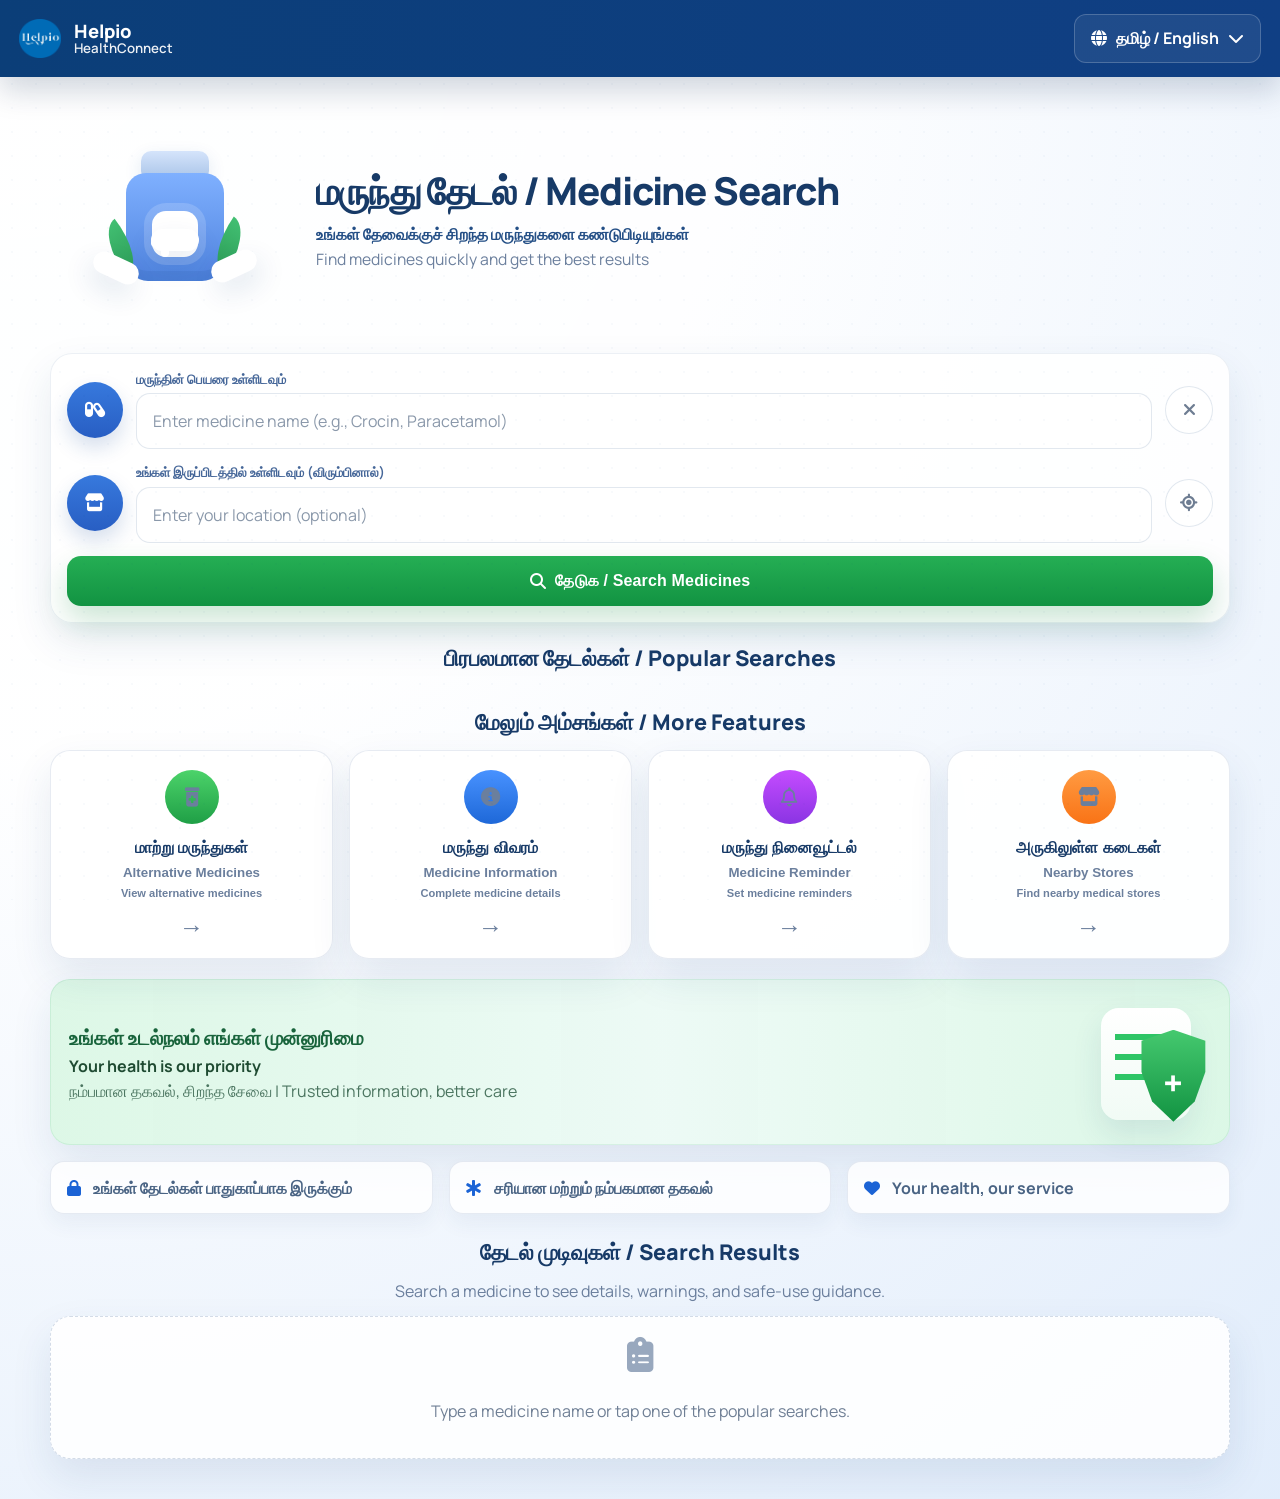
<file: medicinedetails.html>
<!DOCTYPE html>
<html lang="en">
<head>
    <meta charset="UTF-8">
    <meta name="viewport" content="width=device-width, initial-scale=1.0">
    <title>மருந்து தேடல் / Medicine Search</title>
    <link rel="stylesheet" href="medicinedetails.css">
    <link rel="preconnect" href="https://fonts.googleapis.com">
    <link rel="preconnect" href="https://fonts.gstatic.com" crossorigin>
    <link href="https://fonts.googleapis.com/css2?family=Manrope:wght@400;500;600;700;800&display=swap" rel="stylesheet">
    <link href="https://cdnjs.cloudflare.com/ajax/libs/font-awesome/6.5.0/css/all.min.css" rel="stylesheet">
</head>
<body>
    <header class="topbar">
        <a class="brand" href="index.html" aria-label="Helpio home">
            <img src="logo.png" alt="Logo">
            <span class="brand-text">
                <strong>Helpio</strong>
                <small>HealthConnect</small>
            </span>
        </a>

        <button class="lang-switch" id="langBtn" type="button" onclick="toggleLanguage()">
            <i class="fa-solid fa-globe"></i>
            <span id="langBtnLabel">தமிழ் / English</span>
            <i class="fa-solid fa-chevron-down"></i>
        </button>
    </header>

    <main class="page">
        <section class="hero-card">
            <div class="hero-art" aria-hidden="true">
                <div class="medicine-bottle">
                    <div class="cap"></div>
                    <div class="bottle-body">
                        <div class="pill cross"></div>
                    </div>
                    <div class="leaf leaf-left"></div>
                    <div class="leaf leaf-right"></div>
                    <div class="pill pill-left"></div>
                    <div class="pill pill-right"></div>
                </div>
            </div>

            <div class="hero-copy">
                <h1 id="title">மருந்து தேடல் / Medicine Search</h1>
                <p class="hero-subtitle" id="heroSubtitle">உங்கள் தேவைக்குச் சிறந்த மருந்துகளை கண்டுபிடியுங்கள்</p>
                <p class="hero-description" id="heroDescription">Find medicines quickly and get the best results</p>
            </div>
        </section>

        <section class="search-panel">
            <div class="search-shell">
                <div class="search-row">
                    <div class="search-icon"><i class="fa-solid fa-capsules"></i></div>
                    <div class="search-field">
                        <label for="searchInput" id="medicineLabel">மருந்தின் பெயரை உள்ளிடவும்</label>
                        <input type="text" id="searchInput" placeholder="Enter medicine name (e.g., Crocin, Paracetamol)" oninput="showSuggestions()" autocomplete="off">
                    </div>
                    <button class="field-action" type="button" onclick="clearSearchInput()" aria-label="Clear medicine input">
                        <i class="fa-solid fa-xmark"></i>
                    </button>
                </div>
                <div class="suggestions" id="suggestions"></div>

                <div class="search-row">
                    <div class="search-icon"><i class="fa-solid fa-store"></i></div>
                    <div class="search-field">
                        <label for="locationInput" id="locationLabel">உங்கள் இருப்பிடத்தில் உள்ளிடவும் (விரும்பினால்)</label>
                        <input type="text" id="locationInput" placeholder="Enter your location (optional)">
                    </div>
                    <button class="field-action" type="button" onclick="useCurrentLocation()" aria-label="Use current location">
                        <i class="fa-solid fa-location-crosshairs"></i>
                    </button>
                </div>

                <button id="searchBtn" class="search-btn" type="button" onclick="searchMedicine()">
                    <i class="fa-solid fa-magnifying-glass"></i>
                    <span id="searchBtnLabel">தேடுக / Search Medicines</span>
                </button>
                <div class="loading" id="loadingSpinner">🔍 Searching...</div>
            </div>
        </section>

        <section class="popular-section">
            <h2 id="popularTitle">பிரபலமான தேடல்கள் / Popular Searches</h2>
            <div class="chip-row" id="popularSearches"></div>
        </section>

        <section class="features-section">
            <h2 id="featuresTitle">மேலும் அம்சங்கள் / More Features</h2>
            <div class="features-grid">
                <button class="feature-card green" type="button" onclick="showAlternativeMedicines()">
                    <span class="feature-icon"><i class="fa-solid fa-prescription-bottle-medical"></i></span>
                    <strong id="altTitle">மாற்று மருந்துகள்</strong>
                    <span id="altSubtitle">Alternative Medicines</span>
                    <small id="altHint">View alternative medicines</small>
                    <span class="feature-arrow">→</span>
                </button>
                <button class="feature-card blue" type="button" onclick="showMedicineInfo()">
                    <span class="feature-icon"><i class="fa-solid fa-circle-info"></i></span>
                    <strong id="infoTitle">மருந்து விவரம்</strong>
                    <span id="infoSubtitle">Medicine Information</span>
                    <small id="infoHint">Complete medicine details</small>
                    <span class="feature-arrow">→</span>
                </button>
                <button class="feature-card purple" type="button" onclick="setMedicineReminder()">
                    <span class="feature-icon"><i class="fa-regular fa-bell"></i></span>
                    <strong id="reminderTitle">மருந்து நினைவூட்டல்</strong>
                    <span id="reminderSubtitle">Medicine Reminder</span>
                    <small id="reminderHint">Set medicine reminders</small>
                    <span class="feature-arrow">→</span>
                </button>
                <button class="feature-card orange" type="button" onclick="showNearbyStores()">
                    <span class="feature-icon"><i class="fa-solid fa-store"></i></span>
                    <strong id="storeTitle">அருகிலுள்ள கடைகள்</strong>
                    <span id="storeSubtitle">Nearby Stores</span>
                    <small id="storeHint">Find nearby medical stores</small>
                    <span class="feature-arrow">→</span>
                </button>
            </div>
        </section>

        <section class="safety-banner">
            <div class="safety-copy">
                <h2 id="safetyTitle">உங்கள் உடல்நலம் எங்கள் முன்னுரிமை</h2>
                <strong id="safetyLead">Your health is our priority</strong>
                <p id="safetyBody">நம்பமான தகவல், சிறந்த சேவை | Trusted information, better care</p>
            </div>
            <div class="safety-illustration" aria-hidden="true">
                <div class="checklist"></div>
                <div class="shield"></div>
            </div>
        </section>

        <section class="trust-row">
            <div class="trust-item"><i class="fa-solid fa-lock"></i><span id="trustOne">உங்கள் தேடல்கள் பாதுகாப்பாக இருக்கும்</span></div>
            <div class="trust-item"><i class="fa-solid fa-star-of-life"></i><span id="trustTwo">சரியான மற்றும் நம்பகமான தகவல்</span></div>
            <div class="trust-item"><i class="fa-solid fa-heart"></i><span id="trustThree">Your health, our service</span></div>
        </section>

        <section class="results-section" id="resultsSection">
            <div class="results-header">
                <h2 id="resultsTitle">தேடல் முடிவுகள் / Search Results</h2>
                <p id="resultsHint">Search a medicine to see details, warnings, and safe-use guidance.</p>
            </div>
            <div id="output" class="output empty-state">
                <i class="fa-solid fa-clipboard-list"></i>
                <p id="emptyText">Type a medicine name or tap one of the popular searches.</p>
            </div>
        </section>
    </main>

    <script src="medicinedetails.js"></script>
</body>
</html>
</file>
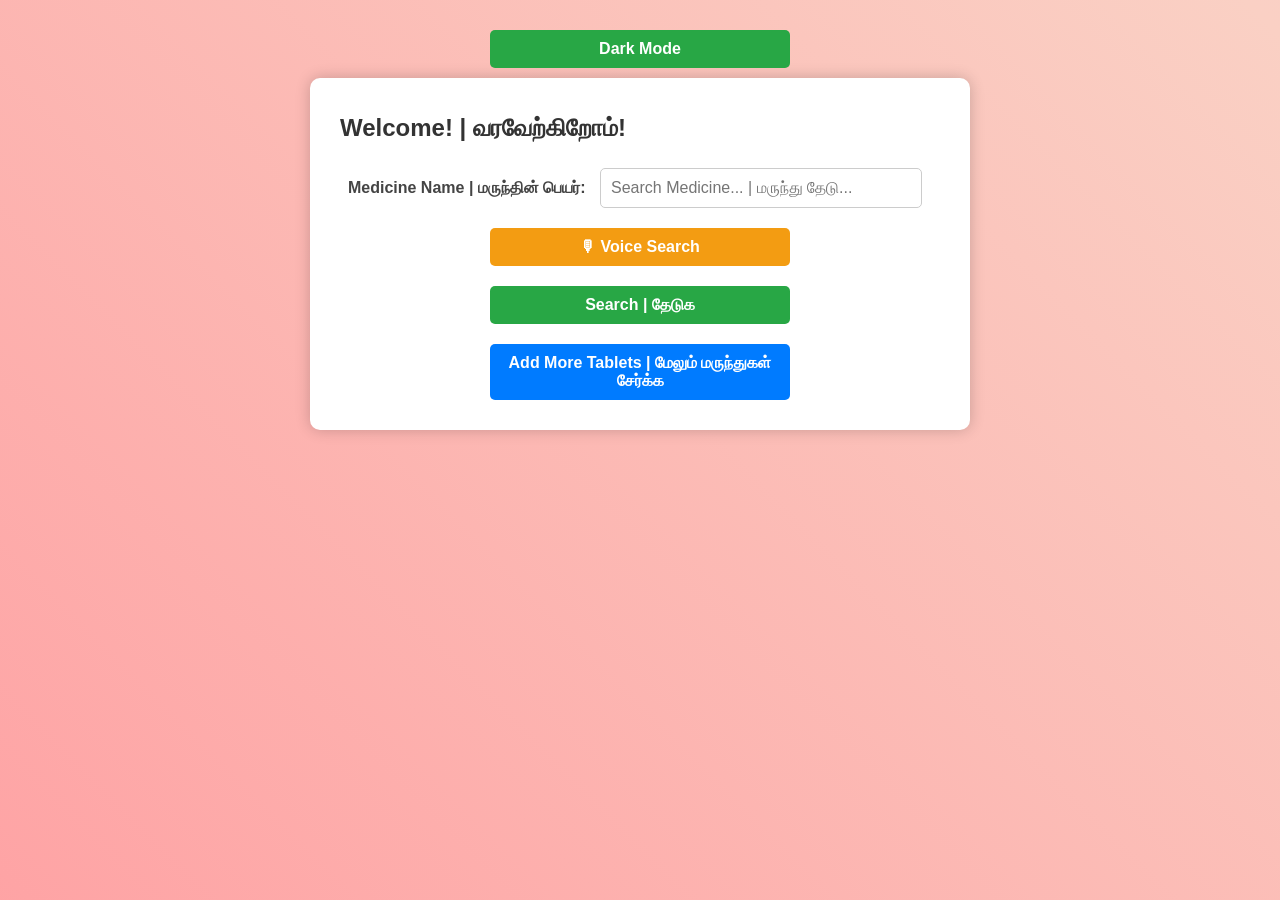
<file: medicineinformation.html>
<!DOCTYPE html>
<html lang="ta">
<head>
    <meta charset="UTF-8">
    <meta name="viewport" content="width=device-width, initial-scale=1.0">
    <title>மருந்து தகவல் | Medicine Info</title>
    <style>
        /* Background Animation */
        @keyframes gradientAnimation {
            0% { background-position: 0% 50%; }
            50% { background-position: 100% 50%; }
            100% { background-position: 0% 50%; }
        }

        body {
            font-family: Arial, sans-serif;
            background: linear-gradient(45deg, #ff9a9e, #fad0c4, #fbc2eb);
            background-size: 300% 300%;
            animation: gradientAnimation 8s ease infinite;
            margin: 0;
            padding: 20px;
            text-align: center;
            transition: background 0.5s, color 0.5s;
        }

        .dark-mode {
            background: #222;
            color: white;
        }

        .container {
            background: white;
            padding: 20px;
            width: 50%;
            margin: auto;
            border-radius: 10px;
            box-shadow: 0px 0px 15px rgba(0, 0, 0, 0.2);
            transition: 0.3s;
        }

        .dark-mode .container {
            background: #333;
            color: white;
        }

        h1 {
            color: #333;
            text-align: left;
            margin-left: 10px;
            font-size: 24px;
            font-weight: bold;
        }

        label {
            font-weight: bold;
            font-size: 16px;
            color: #444;
        }

        input, button {
            padding: 10px;
            margin: 10px;
            width: 80%;
            max-width: 300px;
            border-radius: 5px;
            border: 1px solid #ccc;
            font-size: 16px;
            transition: 0.3s;
        }

        button {
            background-color: #28a745;
            color: white;
            border: none;
            cursor: pointer;
            font-weight: bold;
        }

        button:hover {
            background-color: #218838;
        }

        .add-btn {
            background-color: #007bff;
        }

        .add-btn:hover {
            background-color: #0056b3;
        }

        .voice-search {
            background-color: #f39c12;
            margin-left: 10px;
        }

        .voice-search:hover {
            background-color: #d68910;
        }
    </style>
</head>
<body>
    <button class="dark-mode-btn" onclick="toggleDarkMode()">Dark Mode</button>

    <div class="container">
        <h1>Welcome! | வரவேற்கிறோம்!</h1>
        <div id="medicineContainer">
            <div class="medicine-block">
                <label>Medicine Name | மருந்தின் பெயர்:</label>
                <input type="text" class="medicine-input" placeholder="Search Medicine... | மருந்து தேடு...">
                <button class="voice-search" onclick="startVoiceSearch(this)">🎙 Voice Search</button>
                <button onclick="showDetails(this)">Search | தேடுக</button>
            </div>
        </div>

        <button class="add-btn" onclick="addMedicineInput()">Add More Tablets | மேலும் மருந்துகள் சேர்க்க</button>
    </div>

    <script>
         const medicines = {
            "Paracetamol | பாராசிடமால்": {
                image: "https://upload.wikimedia.org/wikipedia/commons/thumb/2/2f/Paracetamol-skeletal.svg/200px-Paracetamol-skeletal.svg.png",
                advantages: "Reduces fever and pain | காய்ச்சல் மற்றும் வலியை குறைக்கிறது",
                disadvantages: "Liver damage in high doses | அதிக அளவில் பயனுபடுத்தினால் கல்லீரல் சேதம்",
                warning: "Not for children under 6 years | 6 வயதிற்கும் குறைந்த குழந்தைகளுக்கு பொருந்தாது"
            },
            "Ibuprofen | இபூபுரோபன்": {
                image: "https://upload.wikimedia.org/wikipedia/commons/thumb/b/b7/Ibuprofen.svg/200px-Ibuprofen.svg.png",
                advantages: "Reduces pain and inflammation | வலி மற்றும் அழற்சியைக் குறைக்கிறது",
                disadvantages: "May cause stomach issues | வயிற்று பிரச்சினைகள் ஏற்படுத்தலாம்",
                warning: "Avoid in kidney disease and children under 12 | சிறுநீரக நோயாளிகளுக்கும் 12 வயதிற்குட்பட்டவர்களுக்கும் தவிர்க்கவும்"
            }
        };
        function showDetails(buttonElement) {
            let inputElement = buttonElement.previousElementSibling.previousElementSibling;
            let medicineName = inputElement.value;

            if (!medicineName) {
                alert("Please enter a valid medicine name.");
                return;
            }

            let parentDiv = buttonElement.parentElement;

            let medicineCard = document.createElement("div");
            medicineCard.classList.add("medicine-card");
            medicineCard.innerHTML = `
                <h2>${medicineName}</h2>
                <p>Details about ${medicineName}...</p>
            `;

            parentDiv.appendChild(medicineCard);
        }

        function addMedicineInput() {
            let medicineContainer = document.getElementById("medicineContainer");

            let newMedicineBlock = document.createElement("div");
            newMedicineBlock.classList.add("medicine-block");
            newMedicineBlock.innerHTML = `
                <label>Medicine Name | மருந்தின் பெயர்:</label>
                <input type="text" class="medicine-input" placeholder="Search Medicine... | மருந்து தேடு...">
                <button class="voice-search" onclick="startVoiceSearch(this)">🎙 Voice Search</button>
                <button onclick="showDetails(this)">Search | தேடுக</button>
            `;

            medicineContainer.appendChild(newMedicineBlock);
        }

        function startVoiceSearch(buttonElement) {
            let inputElement = buttonElement.previousElementSibling;

            if (!('webkitSpeechRecognition' in window)) {
                alert("Voice search is not supported in your browser. Please use Google Chrome.");
                return;
            }

            let recognition = new webkitSpeechRecognition();
            recognition.lang = "ta-IN"; // Tamil Language
            recognition.start();

            recognition.onresult = function(event) {
                inputElement.value = event.results[0][0].transcript;
            };

            recognition.onerror = function(event) {
                alert("Error occurred during voice search. Please try again.");
            };
        }

        function toggleDarkMode() {
            document.body.classList.toggle("dark-mode");
        }
    </script>
</body>
</html>
</file>
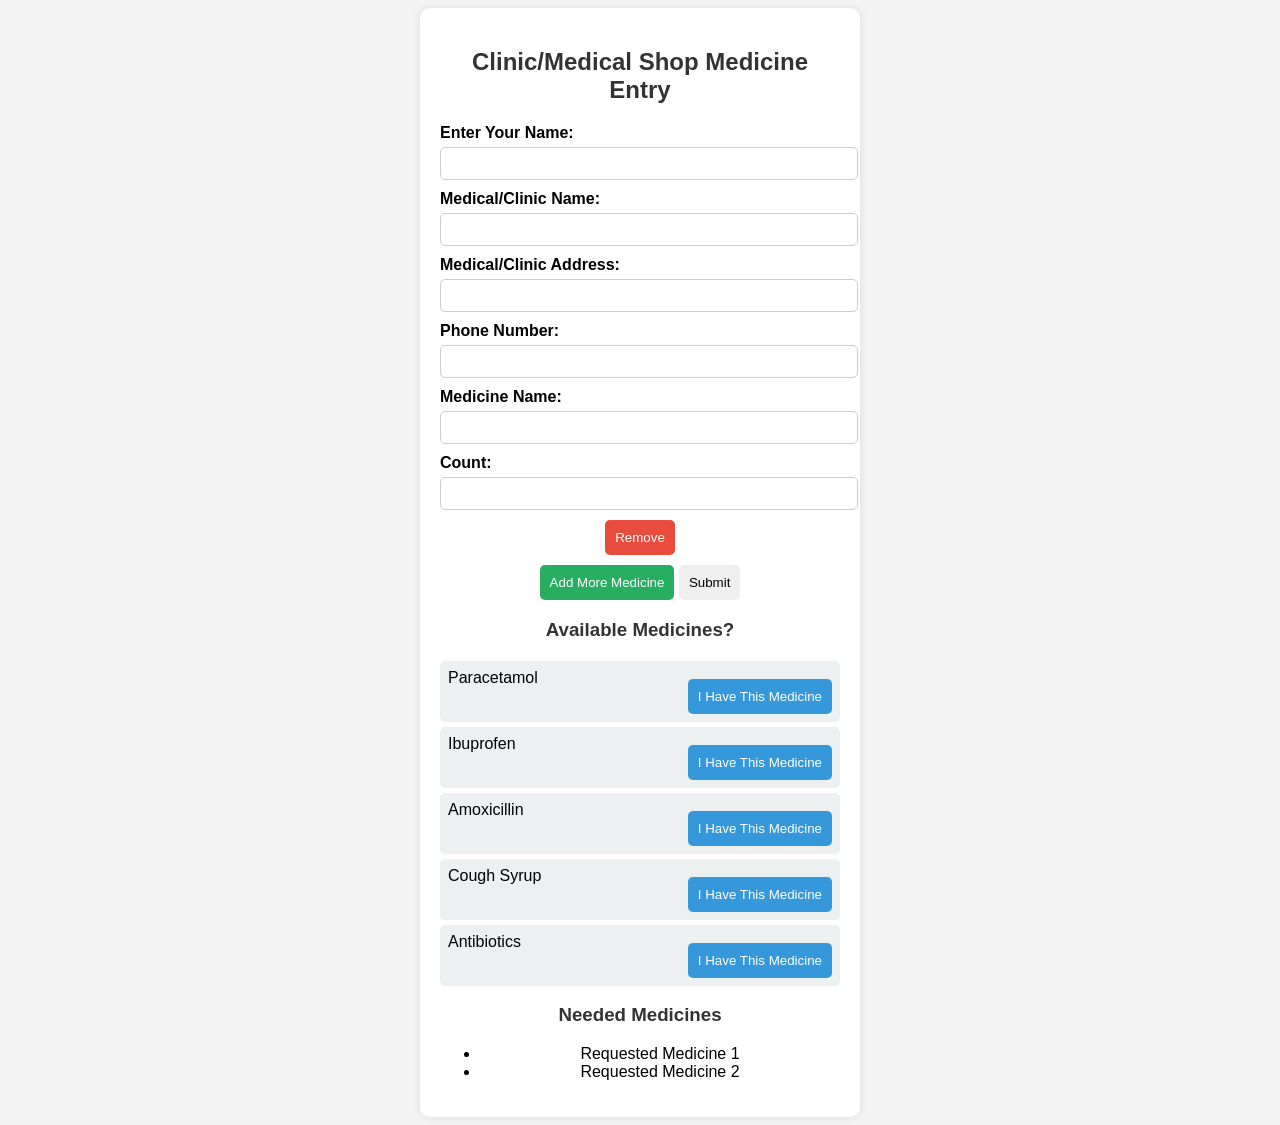
<file: medicinesaddingpage.html>
<!DOCTYPE html>
<html lang="en">
<head>
    <meta charset="UTF-8">
    <meta name="viewport" content="width=device-width, initial-scale=1.0">
    <title>Clinic/Medical Shop Medicine Entry</title>
    <link rel="stylesheet" href="medicinesaddingpage.css">
</head>
<body>

    <div class="container">
        <h2>Clinic/Medical Shop Medicine Entry</h2>

        <form id="medicineForm">
            <label for="name">Enter Your Name:</label>
            <input type="text" id="name" required>

            <label for="clinicName">Medical/Clinic Name:</label>
            <input type="text" id="clinicName" required>

            <label for="clinicAddress">Medical/Clinic Address:</label>
            <input type="text" id="clinicAddress" required>

            <label for="phone">Phone Number:</label>
            <input type="text" id="phone" required>

            <div id="medicineContainer">
                <div class="medicine-entry">
                    <label for="medicineName">Medicine Name:</label>
                    <input type="text" class="medicineName" required>

                    <label for="count">Count:</label>
                    <input type="number" class="medicineCount" required>

                    <button type="button" class="removeMedicine">Remove</button>
                </div>
            </div>

            <button type="button" id="addMedicine">Add More Medicine</button>
            <button type="submit">Submit</button>
        </form>

        <h3>Available Medicines?</h3>
        <div id="availableMedicines"></div>
        <div id="neededMedicines">
            <h3>Needed Medicines</h3>
            <ul id="neededMedicineList"></ul>
        </div>    
    </div>
    
    <script src="medicinesaddingpage.js"></script>
</body>
</html>
</file>
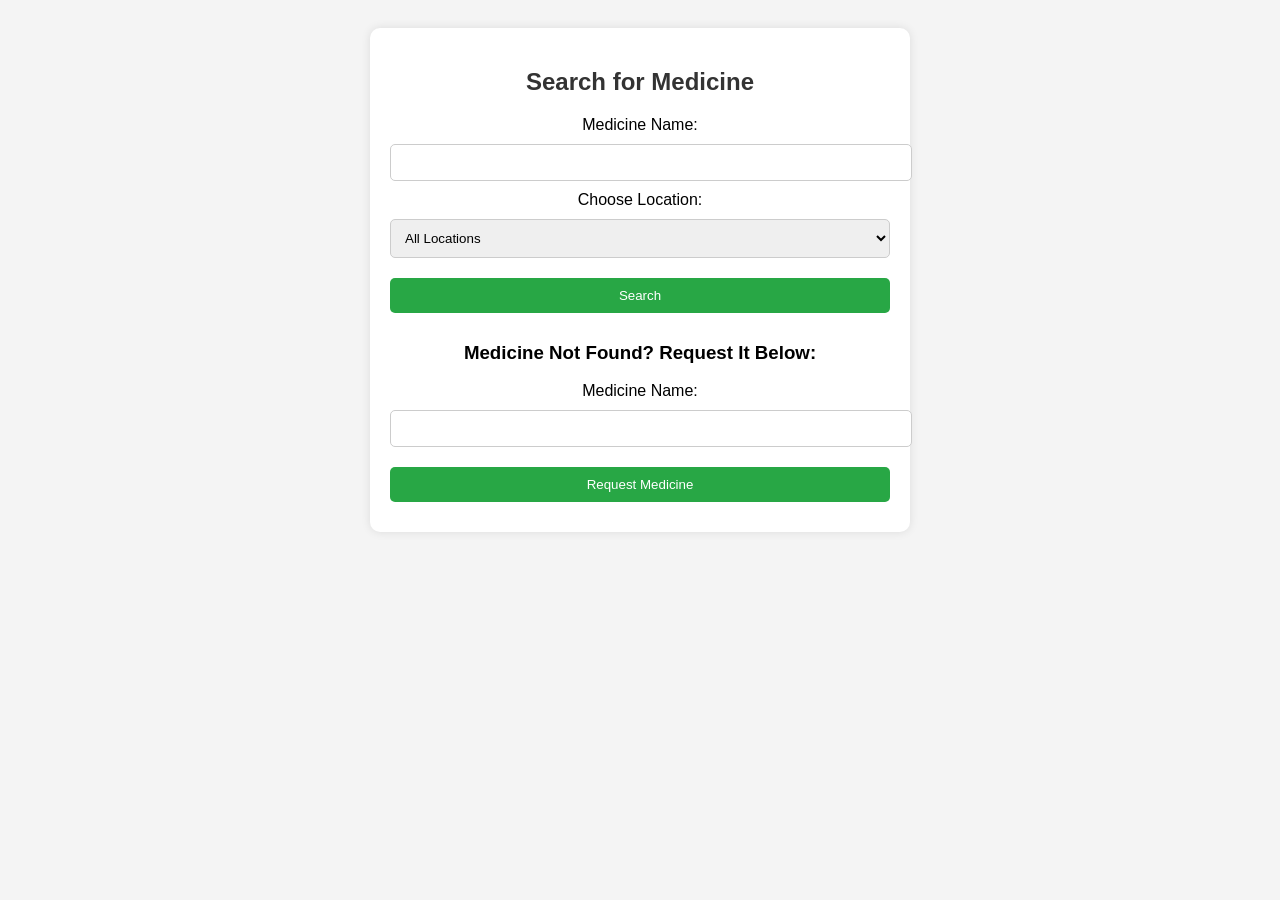
<file: medicinesearch.html>
<!DOCTYPE html>
<html lang="en">
<head>
    <meta charset="UTF-8">
    <meta name="viewport" content="width=device-width, initial-scale=1.0">
    <title>Medicine Search</title>
    <link rel="stylesheet" href="medicinesearch.css">
</head>
<body>
    <div class="container">
        <h2>Search for Medicine</h2>
        <form id="searchForm">
            <label for="medicine">Medicine Name:</label>
            <input type="text" id="medicine" required>
            
            <label for="location">Choose Location:</label>
            <select id="location">
                <option value="all">All Locations</option>
                <option value="city1">City 1</option>
                <option value="city2">City 2</option>
            </select>
            
            <button type="submit">Search</button>
        </form>

        <div id="searchResults"></div>

        <div id="requestMedicineSection">
            <h3>Medicine Not Found? Request It Below:</h3>
            <form id="requestForm">
                <label for="requestMedicine">Medicine Name:</label>
                <input type="text" id="requestMedicine" required>
                <button type="submit">Request Medicine</button>
            </form>
        </div>
    </div>

    <script src="medicinesearch.js"></script>
</body>
</html>
</file>
<file: helpio.css>
body {
    margin: 0;
    color: #12305c;
    background:
        radial-gradient(circle at top left, rgba(255, 255, 255, 0.95), rgba(255, 255, 255, 0.72) 35%, rgba(227, 240, 255, 0.85) 100%),
        linear-gradient(180deg, #edf5ff 0%, #d7e8fb 38%, #f7fbff 100%);
    font-family: 'Segoe UI', Tahoma, Geneva, Verdana, sans-serif;
}

html {
    scroll-behavior: smooth;
}

.navbar-custom {
    background: linear-gradient(90deg, #0d3f7a 0%, #0b4f96 50%, #0d3f7a 100%);
    box-shadow: 0 12px 30px rgba(7, 35, 75, 0.18);
    position: sticky;
    top: 0;
    z-index: 1030;
}

.navbar-custom .navbar-brand img {
    width: 60px;
    height: 45px;
    object-fit: contain;
}

.navbar-custom .navbar-nav .nav-link {
    color: #ffffff !important;
    font-weight: 600;
    font-size: 0.93rem;
    padding: 0.85rem 0.95rem;
    opacity: 0.95;
}

.navbar-custom .navbar-nav .nav-link:hover,
.navbar-custom .navbar-nav .nav-link:focus {
    opacity: 1;
    color: #d9ebff !important;
}

.navbar-custom .navbar-toggler {
    border-color: rgba(255, 255, 255, 0.35);
}

.navbar-custom .navbar-toggler-icon {
    filter: invert(1);
}

.page-shell {
    padding-bottom: 3rem;
}

.hero-section {
    max-width: 1440px;
    margin: 0 auto;
    padding: 3rem 2rem 2rem;
    display: grid;
    grid-template-columns: 1.05fr 0.95fr;
    gap: 2rem;
    align-items: center;
}

.hero-copy {
    position: relative;
    padding: 2rem 0 2rem 1rem;
}

.hero-brand {
    display: inline-flex;
    align-items: center;
    gap: 0.5rem;
    padding: 0.45rem 0.85rem;
    border-radius: 999px;
    background: rgba(13, 71, 161, 0.08);
    color: #0d47a1;
    font-weight: 700;
    letter-spacing: 0.04em;
    margin-bottom: 1.1rem;
}

.hero-copy h1 {
    margin: 0;
    font-size: clamp(2.5rem, 4vw, 4.5rem);
    line-height: 1.02;
    font-weight: 800;
    color: #152c52;
}

.hero-copy h1 span {
    color: #1466d8;
}

.hero-quote {
    margin-top: 1rem;
    font-size: 1rem;
    color: #1f4068;
    font-style: italic;
}

.hero-description {
    max-width: 560px;
    margin-top: 1rem;
    color: #3c567d;
    font-size: 1rem;
    line-height: 1.7;
}

.hero-pills {
    display: flex;
    flex-wrap: wrap;
    gap: 0.9rem;
    margin-top: 1.7rem;
}

.hero-pill {
    display: inline-flex;
    align-items: center;
    gap: 0.55rem;
    padding: 0.82rem 1rem;
    border-radius: 12px;
    background: rgba(255, 255, 255, 0.88);
    border: 1px solid rgba(27, 102, 208, 0.12);
    box-shadow: 0 10px 24px rgba(32, 74, 133, 0.08);
    color: #173d73;
    font-weight: 600;
}

.hero-pill i {
    color: #0c68e6;
}

.hero-actions {
    display: flex;
    flex-wrap: wrap;
    gap: 0.9rem;
    margin-top: 1.8rem;
}

.hero-primary,
.hero-secondary,
.search-healthcare-btn,
.btn-map,
.btn-appointment,
.btn-website,
.toggle-dark-mode {
    border: none;
    text-decoration: none;
    cursor: pointer;
    transition: transform 0.2s ease, box-shadow 0.2s ease, background 0.2s ease;
}

.hero-primary {
    padding: 0.95rem 1.4rem;
    border-radius: 12px;
    background: linear-gradient(180deg, #156de3 0%, #0e56bf 100%);
    color: #fff;
    font-weight: 700;
    box-shadow: 0 12px 26px rgba(18, 80, 176, 0.24);
}

.hero-secondary,
#medicinedetails {
    padding: 0.95rem 1.2rem;
    border-radius: 12px;
    background: #ffffff;
    color: #1159c9;
    font-weight: 700;
    box-shadow: 0 10px 24px rgba(32, 74, 133, 0.12);
}

#medicinedetails {
    position: static;
    top: auto;
    right: auto;
    opacity: 1;
    transform: none;
    animation: none;
    font-size: 1rem;
}

.hero-primary:hover,
.hero-secondary:hover,
#medicinedetails:hover,
.search-healthcare-btn:hover,
.btn-map:hover,
.btn-appointment:hover,
.btn-website:hover {
    transform: translateY(-2px);
}

.hero-visual {
    position: relative;
    min-height: 520px;
    border-radius: 34px;
    overflow: hidden;
    box-shadow: 0 30px 70px rgba(25, 72, 146, 0.16);
}

.hero-visual svg {
    width: 100%;
    height: 100%;
    display: block;
}

.hero-glow {
    position: absolute;
    border-radius: 50%;
    filter: blur(6px);
    pointer-events: none;
}

.hero-glow-one {
    inset: 6% auto auto 7%;
    width: 140px;
    height: 140px;
    background: rgba(61, 140, 255, 0.12);
}

.hero-glow-two {
    right: 8%;
    bottom: 10%;
    width: 170px;
    height: 170px;
    background: rgba(28, 108, 212, 0.10);
}

.container {
    max-width: 1280px;
}

.section-heading {
    text-align: center;
    margin: 0 auto 1.4rem;
}

.section-heading h2 {
    margin: 0;
    font-size: clamp(1.8rem, 2.5vw, 2.3rem);
    font-weight: 800;
    color: #19365f;
}

.section-heading p {
    margin-top: 0.4rem;
    color: #6b7f9d;
}

.filter-section {
    margin: 0 auto 2rem;
    padding: 1.25rem;
    border-radius: 22px;
    background: rgba(255, 255, 255, 0.88);
    border: 1px solid rgba(36, 87, 165, 0.12);
    box-shadow: 0 16px 40px rgba(26, 64, 122, 0.08);
}

.filter-grid {
    display: grid;
    grid-template-columns: repeat(3, minmax(0, 1fr));
    gap: 1rem;
}

.filter-item {
    display: flex;
    align-items: center;
    gap: 0.9rem;
    padding: 0.9rem 1rem;
    border-radius: 16px;
    background: #fafdff;
    border: 1px solid rgba(27, 102, 208, 0.12);
}

.filter-icon {
    width: 50px;
    height: 50px;
    border-radius: 16px;
    display: grid;
    place-items: center;
    background: linear-gradient(180deg, #e6f1ff 0%, #d7e9ff 100%);
    color: #0c68e6;
    flex: 0 0 auto;
    font-size: 1.05rem;
}

.filter-field {
    min-width: 0;
    flex: 1;
}

.filter-field .form-label {
    margin-bottom: 0.35rem;
    font-size: 0.82rem;
    color: #3b6aa4;
    font-weight: 700;
}

.form-select,
.form-control {
    border-radius: 12px;
    border: 1px solid rgba(18, 74, 146, 0.14);
    box-shadow: none !important;
}

.form-select:focus,
.form-control:focus {
    border-color: #4a8ef0;
    box-shadow: 0 0 0 0.2rem rgba(74, 142, 240, 0.14) !important;
}

.search-healthcare-btn {
    width: min(420px, 100%);
    display: block;
    margin: 1.2rem auto 0;
    padding: 0.95rem 1.4rem;
    border-radius: 12px;
    background: linear-gradient(180deg, #156de3 0%, #0e56bf 100%);
    color: #fff;
    font-weight: 800;
    letter-spacing: 0.01em;
    box-shadow: 0 14px 30px rgba(18, 80, 176, 0.22);
}

#loadingSpinner {
    display: none;
}

#facilityList {
    margin-top: 1rem;
}

#facilityList .facility {
    margin-bottom: 1.2rem;
}

.card {
    border: 0;
    border-radius: 20px;
    overflow: hidden;
    background: linear-gradient(180deg, #ffffff 0%, #f7fbff 100%);
    box-shadow: 0 14px 32px rgba(22, 54, 96, 0.10);
    transition: transform 0.25s ease, box-shadow 0.25s ease;
}

.card:hover {
    transform: translateY(-6px);
    box-shadow: 0 18px 42px rgba(22, 54, 96, 0.16);
}

.card-body {
    padding: 1.25rem;
}

.card-title {
    color: #153863;
    font-weight: 800;
}

.card-text {
    color: #4d6484;
}

.btn-map,
.btn-appointment,
.btn-website {
    display: inline-flex;
    align-items: center;
    justify-content: center;
    gap: 0.35rem;
    margin: 0.25rem 0.35rem 0 0;
    padding: 0.7rem 1rem;
    border-radius: 999px;
    font-size: 0.92rem;
    font-weight: 700;
    color: #ffffff;
    background: linear-gradient(180deg, #1e6be3 0%, #0d57be 100%);
    box-shadow: 0 10px 18px rgba(18, 80, 176, 0.18);
}

.btn-appointment {
    background: linear-gradient(180deg, #258f58 0%, #1f7347 100%);
}

.btn-website {
    background: linear-gradient(180deg, #4b5c7b 0%, #334867 100%);
}

.value-band {
    margin: 2.5rem 0 1.75rem;
    padding: 2.1rem 1.5rem 2.2rem;
    border-radius: 0;
    color: #ffffff;
    background: linear-gradient(90deg, #0f3a73 0%, #0e4f97 50%, #0f3a73 100%);
    box-shadow: 0 18px 40px rgba(8, 35, 77, 0.18);
}

.value-band h2 {
    text-align: center;
    margin: 0 0 1.5rem;
    font-size: clamp(1.7rem, 2.3vw, 2.2rem);
    font-weight: 800;
}

.value-band h2 span {
    color: #61a4ff;
}

.value-grid {
    display: grid;
    grid-template-columns: repeat(4, minmax(0, 1fr));
    gap: 1rem;
}

.value-card {
    text-align: center;
    padding: 1.4rem 1.1rem;
    border-radius: 16px;
    background: rgba(255, 255, 255, 0.08);
    border: 1px solid rgba(255, 255, 255, 0.16);
}

.value-card i {
    font-size: 2rem;
    color: #9fd0ff;
    margin-bottom: 0.75rem;
}

.value-card h3 {
    font-size: 1rem;
    font-weight: 700;
    margin-bottom: 0.45rem;
    color: #ffffff;
}

.value-card p {
    margin: 0;
    color: rgba(255, 255, 255, 0.83);
    font-size: 0.92rem;
    line-height: 1.55;
}

.feedback-area {
    margin-top: 2rem;
}

#feedbackForm {
    padding: 1.2rem;
    border-radius: 20px;
    background: rgba(255, 255, 255, 0.9);
    box-shadow: 0 14px 34px rgba(22, 54, 96, 0.08);
    border: 1px solid rgba(36, 87, 165, 0.10);
}

.about-section {
    margin-top: 1.5rem;
    margin-bottom: 0;
    padding: 0 0 1.2rem;
}

.about-panel {
    display: grid;
    grid-template-columns: 220px 1fr;
    gap: 1.5rem;
    align-items: center;
    padding: 1.25rem;
    border-radius: 20px;
    background: linear-gradient(180deg, #ffffff 0%, #f3f8ff 100%);
    border: 1px solid rgba(36, 87, 165, 0.12);
    box-shadow: 0 14px 34px rgba(22, 54, 96, 0.08);
}

.about-icon {
    display: grid;
    place-items: center;
    min-height: 180px;
    border-radius: 18px;
    background: radial-gradient(circle at top, #dbeaff 0%, #edf5ff 55%, #d8e8fb 100%);
    color: #1b6bda;
    font-size: 4.5rem;
}

.about-copy h2 {
    margin: 0 0 0.75rem;
    color: #17375f;
    font-size: 1.35rem;
    font-weight: 800;
}

.about-copy p {
    margin-bottom: 0.75rem;
    color: #425b7c;
    line-height: 1.55;
}

.about-tagline {
    font-weight: 800;
    color: #173d73;
}

.site-footer {
    background: linear-gradient(180deg, #0b3d78 0%, #072e5e 100%);
    margin-top: 1.5rem;
    box-shadow: 0 -10px 30px rgba(8, 35, 77, 0.18);
}

.site-footer h4 {
    font-weight: 800;
    margin-bottom: 0.75rem;
}

.footer-contact-list {
    margin: 1rem auto 0.5rem;
    max-width: 560px;
}

.social-icons {
    display: flex;
    justify-content: center;
    gap: 1rem;
    margin-top: 1rem;
    font-size: 1.15rem;
}

.social-icons a {
    width: 40px;
    height: 40px;
    display: grid;
    place-items: center;
    border-radius: 50%;
    background: rgba(255, 255, 255, 0.09);
    text-decoration: none;
}

.social-icons a:hover {
    background: rgba(255, 255, 255, 0.18);
}

.spinner {
    display: none;
}

@keyframes bounce {
    0%, 100% { transform: translateY(0); }
    50% { transform: translateY(-5px); }
}

@keyframes fadeIn {
    0% { opacity: 0; transform: translateY(-20px); }
    100% { opacity: 1; transform: translateY(0); }
}

@media (max-width: 1199px) {
    .hero-section {
        grid-template-columns: 1fr;
    }

    .hero-visual {
        min-height: 430px;
    }

    .value-grid {
        grid-template-columns: repeat(2, minmax(0, 1fr));
    }
}

@media (max-width: 991px) {
    .filter-grid {
        grid-template-columns: 1fr;
    }

    .about-panel {
        grid-template-columns: 1fr;
    }

    .about-icon {
        min-height: 150px;
    }
}

@media (max-width: 767px) {
    .hero-section {
        padding: 1.5rem 1rem 1rem;
    }

    .hero-copy {
        padding: 0;
    }

    .hero-pills,
    .hero-actions {
        flex-direction: column;
        align-items: stretch;
    }

    .hero-primary,
    .hero-secondary,
    #medicinedetails,
    .search-healthcare-btn {
        width: 100%;
        justify-content: center;
    }

    .value-grid {
        grid-template-columns: 1fr;
    }

    .filter-section,
    #feedbackForm,
    .about-panel {
        border-radius: 16px;
    }
}
</file>
<file: doctorcommunity.css>
body {
    font-family: Arial, sans-serif;
    background-color: #f0f2f5;
    text-align: center;
    padding: 20px;
}

h2 {
    color: #333;
}

#patientList {
    margin-top: 20px;
}

.patient {
    background: white;
    padding: 15px;
    margin: 10px auto;
    width: 80%;
    max-width: 400px;
    border-radius: 10px;
    box-shadow: 0 0 10px rgba(0, 0, 0, 0.1);
}

button {
    margin-top: 10px;
    padding: 8px 12px;
    background: #28a745;
    color: white;
    border: none;
    border-radius: 5px;
    cursor: pointer;
}
</file>
<file: medicinedetails.css>
:root {
    --page-bg: #f4f8ff;
    --nav-bg: #0b3e78;
    --nav-bg-2: #103f84;
    --text: #17324f;
    --muted: #6b7f9d;
    --panel: rgba(255, 255, 255, 0.88);
    --panel-strong: #ffffff;
    --border: rgba(21, 64, 124, 0.12);
    --shadow: 0 18px 40px rgba(29, 64, 120, 0.10);
    --green: #1fa24a;
    --green-dark: #0f8c39;
    --blue: #155ed3;
    --purple: #8a34e3;
    --orange: #f97316;
}

* {
    box-sizing: border-box;
}

html {
    scroll-behavior: smooth;
}

body {
    margin: 0;
    font-family: 'Manrope', sans-serif;
    color: var(--text);
    background:
        radial-gradient(circle at top left, rgba(255, 255, 255, 0.98), rgba(255, 255, 255, 0.92) 38%, rgba(224, 236, 251, 0.92) 100%),
        linear-gradient(180deg, #eef5ff 0%, #f9fbff 48%, #eef5ff 100%);
}

body::before {
    content: "";
    position: fixed;
    inset: 0;
    background-image: radial-gradient(rgba(22, 76, 170, 0.05) 1px, transparent 1px);
    background-size: 24px 24px;
    pointer-events: none;
    opacity: 0.5;
}

.topbar {
    position: sticky;
    top: 0;
    z-index: 30;
    display: flex;
    align-items: center;
    justify-content: space-between;
    gap: 1rem;
    padding: 0.85rem 1.2rem;
    background: linear-gradient(90deg, var(--nav-bg) 0%, var(--nav-bg-2) 100%);
    color: #fff;
    box-shadow: 0 14px 30px rgba(6, 33, 73, 0.18);
}

.brand {
    display: inline-flex;
    align-items: center;
    gap: 0.8rem;
    text-decoration: none;
    color: inherit;
}

.brand img {
    width: 42px;
    height: 42px;
    object-fit: contain;
}

.brand-text {
    display: flex;
    flex-direction: column;
    line-height: 1.05;
}

.brand-text strong {
    font-size: 1.15rem;
    font-weight: 800;
}

.brand-text small {
    opacity: 0.92;
    font-weight: 600;
}

.lang-switch {
    display: inline-flex;
    align-items: center;
    gap: 0.55rem;
    border: 1px solid rgba(255, 255, 255, 0.2);
    border-radius: 12px;
    padding: 0.8rem 1rem;
    background: rgba(255, 255, 255, 0.07);
    color: #fff;
    font: inherit;
    font-weight: 700;
    cursor: pointer;
}

.page {
    width: min(1180px, calc(100% - 2rem));
    margin: 0 auto;
    padding: 1.3rem 0 2.5rem;
}

.hero-card {
    display: grid;
    grid-template-columns: 250px 1fr;
    align-items: center;
    gap: 1rem;
    padding: 0.6rem 0 0.8rem;
}

.hero-art {
    display: grid;
    place-items: center;
    min-height: 220px;
}

.medicine-bottle {
    position: relative;
    width: 170px;
    height: 160px;
}

.bottle-body {
    position: absolute;
    left: 50%;
    top: 36px;
    transform: translateX(-50%);
    width: 98px;
    height: 108px;
    border-radius: 20px 20px 22px 22px;
    background: linear-gradient(180deg, #7fb0ff 0%, #4f83de 100%);
    box-shadow: inset 0 -10px 0 rgba(24, 72, 141, 0.10);
}

.cap {
    position: absolute;
    left: 50%;
    top: 14px;
    transform: translateX(-50%);
    width: 68px;
    height: 28px;
    border-radius: 10px 10px 8px 8px;
    background: linear-gradient(180deg, #d5e4fb 0%, #a9c4e8 100%);
    box-shadow: 0 6px 18px rgba(28, 73, 145, 0.12);
}

.bottle-body::before {
    content: "";
    position: absolute;
    inset: 38px auto auto 26px;
    width: 46px;
    height: 46px;
    border-radius: 14px;
    background: #fff;
    box-shadow: 0 0 0 8px rgba(255, 255, 255, 0.16);
}

.cross {
    position: absolute;
    inset: 56px auto auto 50%;
    width: 28px;
    height: 28px;
    transform: translateX(-50%);
}

.cross::before,
.cross::after {
    content: "";
    position: absolute;
    background: #ffffff;
    border-radius: 4px;
}

.cross::before {
    width: 28px;
    height: 8px;
    top: 10px;
    left: 0;
}

.cross::after {
    width: 8px;
    height: 28px;
    top: 0;
    left: 10px;
}

.leaf {
    position: absolute;
    width: 26px;
    height: 54px;
    border-radius: 100% 0 100% 0;
    background: linear-gradient(180deg, #42bf72 0%, #2c9c57 100%);
}

.leaf-left {
    left: 18px;
    top: 84px;
    transform: rotate(-38deg);
}

.leaf-right {
    right: 18px;
    top: 82px;
    transform: rotate(35deg) scaleX(-1);
}

.pill {
    position: absolute;
    width: 48px;
    height: 22px;
    border-radius: 999px;
    background: #fff;
    box-shadow: 0 12px 28px rgba(14, 54, 116, 0.12);
}

.pill-left {
    left: 2px;
    top: 120px;
    transform: rotate(25deg);
}

.pill-right {
    right: 2px;
    top: 118px;
    transform: rotate(-25deg);
}

.hero-copy h1 {
    margin: 0;
    color: #173a67;
    font-size: clamp(1.9rem, 3vw, 2.9rem);
    font-weight: 800;
    letter-spacing: -0.03em;
}

.hero-subtitle {
    margin: 0.4rem 0 0.2rem;
    font-size: 1.02rem;
    font-weight: 700;
    color: #244f86;
}

.hero-description {
    margin: 0;
    color: var(--muted);
    font-size: 0.98rem;
}

.search-panel {
    margin-top: 0.8rem;
}

.search-shell {
    padding: 1rem;
    border-radius: 22px;
    background: var(--panel);
    border: 1px solid rgba(21, 64, 124, 0.08);
    box-shadow: var(--shadow);
}

.search-row {
    display: grid;
    grid-template-columns: 56px 1fr 48px;
    gap: 0.8rem;
    align-items: center;
    margin-bottom: 0.85rem;
}

.search-icon,
.field-action {
    width: 56px;
    height: 56px;
    border-radius: 50%;
    display: grid;
    place-items: center;
    background: linear-gradient(180deg, #3779dd 0%, #285ec3 100%);
    color: #fff;
    font-size: 1.1rem;
    box-shadow: 0 10px 20px rgba(25, 77, 157, 0.18);
}

.field-action {
    width: 48px;
    height: 48px;
    border: none;
    cursor: pointer;
    background: #fff;
    color: #6e7d92;
    box-shadow: inset 0 0 0 1px rgba(21, 64, 124, 0.12);
}

.search-field {
    min-width: 0;
}

.search-field label {
    display: block;
    margin-bottom: 0.35rem;
    color: #466799;
    font-size: 0.82rem;
    font-weight: 700;
}

.search-field input {
    width: 100%;
    padding: 1rem 1rem;
    border-radius: 14px;
    border: 1px solid rgba(21, 64, 124, 0.12);
    background: #fff;
    color: var(--text);
    font: inherit;
    outline: none;
    box-shadow: inset 0 1px 0 rgba(255, 255, 255, 0.9);
}

.search-field input::placeholder {
    color: #8a98aa;
}

.search-field input:focus {
    border-color: rgba(21, 94, 211, 0.45);
    box-shadow: 0 0 0 4px rgba(21, 94, 211, 0.12);
}

.suggestions {
    display: none;
    margin: -0.15rem 0 0.8rem 56px;
    border: 1px solid rgba(21, 64, 124, 0.10);
    border-radius: 16px;
    overflow: hidden;
    background: #fff;
    box-shadow: 0 18px 26px rgba(31, 66, 116, 0.12);
}

.suggestion-item {
    padding: 0.82rem 0.95rem;
    border-bottom: 1px solid rgba(21, 64, 124, 0.08);
    cursor: pointer;
    text-align: left;
    font-weight: 600;
}

.suggestion-item:hover {
    background: #edf4ff;
}

.search-btn {
    width: 100%;
    border: none;
    padding: 1rem 1.2rem;
    border-radius: 14px;
    background: linear-gradient(180deg, #25ae54 0%, #129342 100%);
    color: #fff;
    font-size: 1rem;
    font-weight: 800;
    letter-spacing: 0.01em;
    cursor: pointer;
    box-shadow: 0 14px 30px rgba(17, 137, 61, 0.22);
    display: inline-flex;
    align-items: center;
    justify-content: center;
    gap: 0.6rem;
}

.loading {
    display: none;
    margin-top: 0.75rem;
    font-weight: 700;
    color: #1353b5;
}

.popular-section,
.features-section,
.results-section {
    margin-top: 1.25rem;
}

.popular-section h2,
.features-section h2,
.results-header h2 {
    margin: 0 0 0.9rem;
    text-align: center;
    color: #173a67;
    font-size: 1.35rem;
    font-weight: 800;
}

.chip-row {
    display: flex;
    flex-wrap: wrap;
    gap: 0.75rem;
    justify-content: center;
}

.chip {
    border: 1px solid rgba(21, 94, 211, 0.12);
    background: rgba(255, 255, 255, 0.86);
    color: #1f4c89;
    border-radius: 999px;
    padding: 0.8rem 1.1rem;
    font: inherit;
    font-weight: 700;
    cursor: pointer;
    box-shadow: 0 8px 18px rgba(31, 66, 116, 0.08);
}

.features-grid {
    display: grid;
    grid-template-columns: repeat(4, minmax(0, 1fr));
    gap: 1rem;
}

.feature-card {
    border: 1px solid rgba(21, 64, 124, 0.10);
    border-radius: 20px;
    background: rgba(255, 255, 255, 0.93);
    box-shadow: var(--shadow);
    padding: 1.2rem 1rem 1rem;
    min-height: 190px;
    text-align: center;
    display: grid;
    align-content: start;
    gap: 0.45rem;
    cursor: pointer;
    color: var(--text);
}

.feature-card strong {
    display: block;
    font-size: 1.02rem;
    font-weight: 800;
    color: #173a67;
}

.feature-card span,
.feature-card small {
    color: var(--muted);
    font-weight: 600;
}

.feature-icon {
    width: 54px;
    height: 54px;
    margin: 0 auto 0.45rem;
    border-radius: 50%;
    display: grid;
    place-items: center;
    color: #fff;
    font-size: 1.2rem;
}

.feature-arrow {
    margin-top: 0.5rem;
    font-size: 1.55rem;
    font-weight: 800;
}

.feature-card.green .feature-icon { background: linear-gradient(180deg, #4cd36a 0%, #1f9f46 100%); }
.feature-card.blue .feature-icon { background: linear-gradient(180deg, #4892ff 0%, #1e68d8 100%); }
.feature-card.purple .feature-icon { background: linear-gradient(180deg, #c54cff 0%, #8a34e3 100%); }
.feature-card.orange .feature-icon { background: linear-gradient(180deg, #ff9b42 0%, #f97316 100%); }

.safety-banner {
    margin-top: 1.25rem;
    padding: 1.1rem 1.1rem 1.05rem;
    border-radius: 20px;
    background: linear-gradient(90deg, rgba(219, 247, 229, 0.95) 0%, rgba(236, 250, 245, 0.96) 52%, rgba(219, 247, 229, 0.95) 100%);
    border: 1px solid rgba(25, 158, 82, 0.10);
    box-shadow: var(--shadow);
    display: grid;
    grid-template-columns: 1fr 220px;
    align-items: center;
    gap: 1rem;
}

.safety-copy h2 {
    margin: 0 0 0.25rem;
    color: #19643c;
    font-size: 1.25rem;
    font-weight: 800;
}

.safety-copy strong {
    display: block;
    color: #1f4b32;
    margin-bottom: 0.2rem;
}

.safety-copy p {
    margin: 0;
    color: #4b7560;
}

.safety-illustration {
    min-height: 130px;
    position: relative;
}

.checklist,
.shield {
    position: absolute;
    border-radius: 18px;
}

.checklist {
    width: 90px;
    height: 112px;
    right: 20px;
    top: 10px;
    background: linear-gradient(180deg, #ffffff 0%, #f1fbf5 100%);
    box-shadow: 0 14px 30px rgba(31, 66, 116, 0.10);
}

.checklist::before {
    content: "";
    position: absolute;
    left: 14px;
    top: 26px;
    width: 60px;
    height: 56px;
    background:
        linear-gradient(#2ec566, #2ec566) 0 0 / 60px 6px no-repeat,
        linear-gradient(#2ec566, #2ec566) 0 20px / 60px 6px no-repeat,
        linear-gradient(#2ec566, #2ec566) 0 40px / 60px 6px no-repeat;
}

.shield {
    width: 76px;
    height: 92px;
    right: 0;
    bottom: 6px;
    background: linear-gradient(180deg, #45c96f 0%, #129342 100%);
    clip-path: polygon(50% 0, 92% 12%, 92% 46%, 78% 78%, 50% 100%, 22% 78%, 8% 46%, 8% 12%);
    box-shadow: 0 14px 32px rgba(17, 137, 61, 0.18);
}

.shield::before {
    content: "+";
    position: absolute;
    inset: 28px 0 auto 0;
    text-align: center;
    color: #fff;
    font-size: 2.2rem;
    font-weight: 800;
}

.trust-row {
    display: grid;
    grid-template-columns: repeat(3, minmax(0, 1fr));
    gap: 1rem;
    margin-top: 1rem;
}

.trust-item {
    display: flex;
    align-items: center;
    gap: 0.75rem;
    padding: 0.9rem 1rem;
    border-radius: 14px;
    background: rgba(255, 255, 255, 0.82);
    border: 1px solid rgba(21, 64, 124, 0.10);
    color: #4a6484;
    box-shadow: 0 10px 20px rgba(31, 66, 116, 0.06);
    font-weight: 700;
}

.trust-item i {
    color: #1b63d5;
}

.results-section {
    margin-top: 1.4rem;
}

.results-header {
    text-align: center;
    margin-bottom: 0.9rem;
}

.results-header p {
    margin: 0;
    color: var(--muted);
}

.output {
    min-height: 140px;
}

.empty-state {
    display: grid;
    place-items: center;
    gap: 0.7rem;
    padding: 1.25rem;
    border-radius: 20px;
    background: rgba(255, 255, 255, 0.88);
    border: 1px dashed rgba(21, 64, 124, 0.18);
    box-shadow: var(--shadow);
    color: #6f7f95;
}

.empty-state i {
    font-size: 2.2rem;
    color: #98a8be;
}

.medicine-result {
    display: grid;
    grid-template-columns: 220px 1fr;
    gap: 1rem;
    padding: 1.15rem;
    border-radius: 20px;
    background: rgba(255, 255, 255, 0.92);
    border: 1px solid rgba(21, 64, 124, 0.10);
    box-shadow: var(--shadow);
}

.medicine-result img {
    width: 100%;
    height: 220px;
    object-fit: cover;
    border-radius: 18px;
    background: #f3f7ff;
}

.medicine-result h3 {
    margin: 0 0 0.2rem;
    color: #173a67;
    font-size: 1.4rem;
}

.result-meta {
    display: grid;
    gap: 0.7rem;
    margin-top: 0.75rem;
}

.result-tag {
    display: inline-flex;
    align-items: center;
    gap: 0.35rem;
    width: fit-content;
    padding: 0.45rem 0.75rem;
    border-radius: 999px;
    background: #edf4ff;
    color: #1b5fd1;
    font-weight: 800;
    font-size: 0.85rem;
}

.result-list {
    margin: 0;
    padding-left: 1.1rem;
    color: #45607f;
}

.result-list li {
    margin-bottom: 0.45rem;
}

.secondary-grid {
    display: grid;
    grid-template-columns: repeat(2, minmax(0, 1fr));
    gap: 0.9rem;
    margin-top: 0.8rem;
}

.secondary-card {
    padding: 0.9rem;
    border-radius: 16px;
    background: #f9fbff;
    border: 1px solid rgba(21, 64, 124, 0.09);
}

.secondary-card h4 {
    margin: 0 0 0.4rem;
    color: #173a67;
}

.secondary-card p {
    margin: 0;
    color: #55708f;
}

.loading.active {
    display: block;
}

@media (max-width: 980px) {
    .hero-card,
    .safety-banner,
    .medicine-result {
        grid-template-columns: 1fr;
    }

    .features-grid,
    .trust-row,
    .secondary-grid {
        grid-template-columns: 1fr 1fr;
    }
}

@media (max-width: 720px) {
    .topbar {
        padding: 0.8rem 0.9rem;
    }

    .page {
        width: min(100%, calc(100% - 1rem));
        padding-top: 1rem;
    }

    .hero-card {
        grid-template-columns: 1fr;
        text-align: center;
    }

    .hero-art {
        min-height: 170px;
    }

    .search-row {
        grid-template-columns: 44px 1fr 42px;
    }

    .search-icon {
        width: 44px;
        height: 44px;
    }

    .field-action {
        width: 42px;
        height: 42px;
    }

    .features-grid,
    .trust-row,
    .secondary-grid {
        grid-template-columns: 1fr;
    }

    .lang-switch {
        padding: 0.72rem 0.85rem;
        font-size: 0.9rem;
    }
}
</file>
<file: medicinesaddingpage.css>
body {
    font-family: Arial, sans-serif;
    background: #f4f4f4;
    display: flex;
    justify-content: center;
    align-items: center;
    height: 100%;
}

.container {
    background: white;
    padding: 20px;
    border-radius: 10px;
    box-shadow: 0px 0px 10px rgba(0, 0, 0, 0.1);
    width: 400px;
    text-align: center;
}

h2, h3 {
    color: #333;
}

label {
    display: block;
    text-align: left;
    margin-top: 10px;
    font-weight: bold;
}

input {
    width: 100%;
    padding: 8px;
    margin-top: 5px;
    border: 1px solid #ccc;
    border-radius: 5px;
}

button {
    margin-top: 10px;
    padding: 10px;
    border: none;
    cursor: pointer;
    border-radius: 5px;
}

#addMedicine {
    background: #27ae60;
    color: white;
}

#addMedicine:hover {
    background: #2ecc71;
}

.removeMedicine {
    background: #e74c3c;
    color: white;
}

.removeMedicine:hover {
    background: #c0392b;
}

#availableMedicines {
    margin-top: 20px;
    text-align: left;
}

.medicine-item {
    display: flex;
    justify-content: space-between;
    background: #ecf0f1;
    padding: 8px;
    margin-top: 5px;
    border-radius: 5px;
}

.medicine-item button {
    background: #3498db;
    color: white;
}
</file>
<file: medicinesearch.css>
body {
    font-family: Arial, sans-serif;
    background: #f4f4f4;
    text-align: center;
    padding: 20px;
}

.container {
    max-width: 600px;
    margin: auto;
    background: white;
    padding: 20px;
    border-radius: 10px;
    box-shadow: 0 0 10px rgba(0, 0, 0, 0.1);
}

h2 {
    color: #333;
}

.search-box {
    display: flex;
    gap: 10px;
    margin-top: 15px;
}

input, select, button {
    padding: 10px;
    border-radius: 5px;
    border: 1px solid #ccc;
}

button {
    background: #28a745;
    color: white;
    border: none;
    cursor: pointer;
}

button:hover {
    background: #218838;
}

.results {
    margin-top: 20px;
}

.medicine-card {
    background: #fff;
    padding: 15px;
    margin: 10px 0;
    border-radius: 8px;
    box-shadow: 0 0 10px rgba(0, 0, 0, 0.1);
    text-align: left;
}

.medicine-card strong {
    color: #007bff;
}

.medicine-card span {
    font-size: 14px;
    color: #555;
}

.container {
    max-width: 500px;
    margin: auto;
    padding: 20px;
    text-align: center;
}

input, select, button {
    width: 100%;
    margin: 10px 0;
    padding: 10px;
}
</file>
